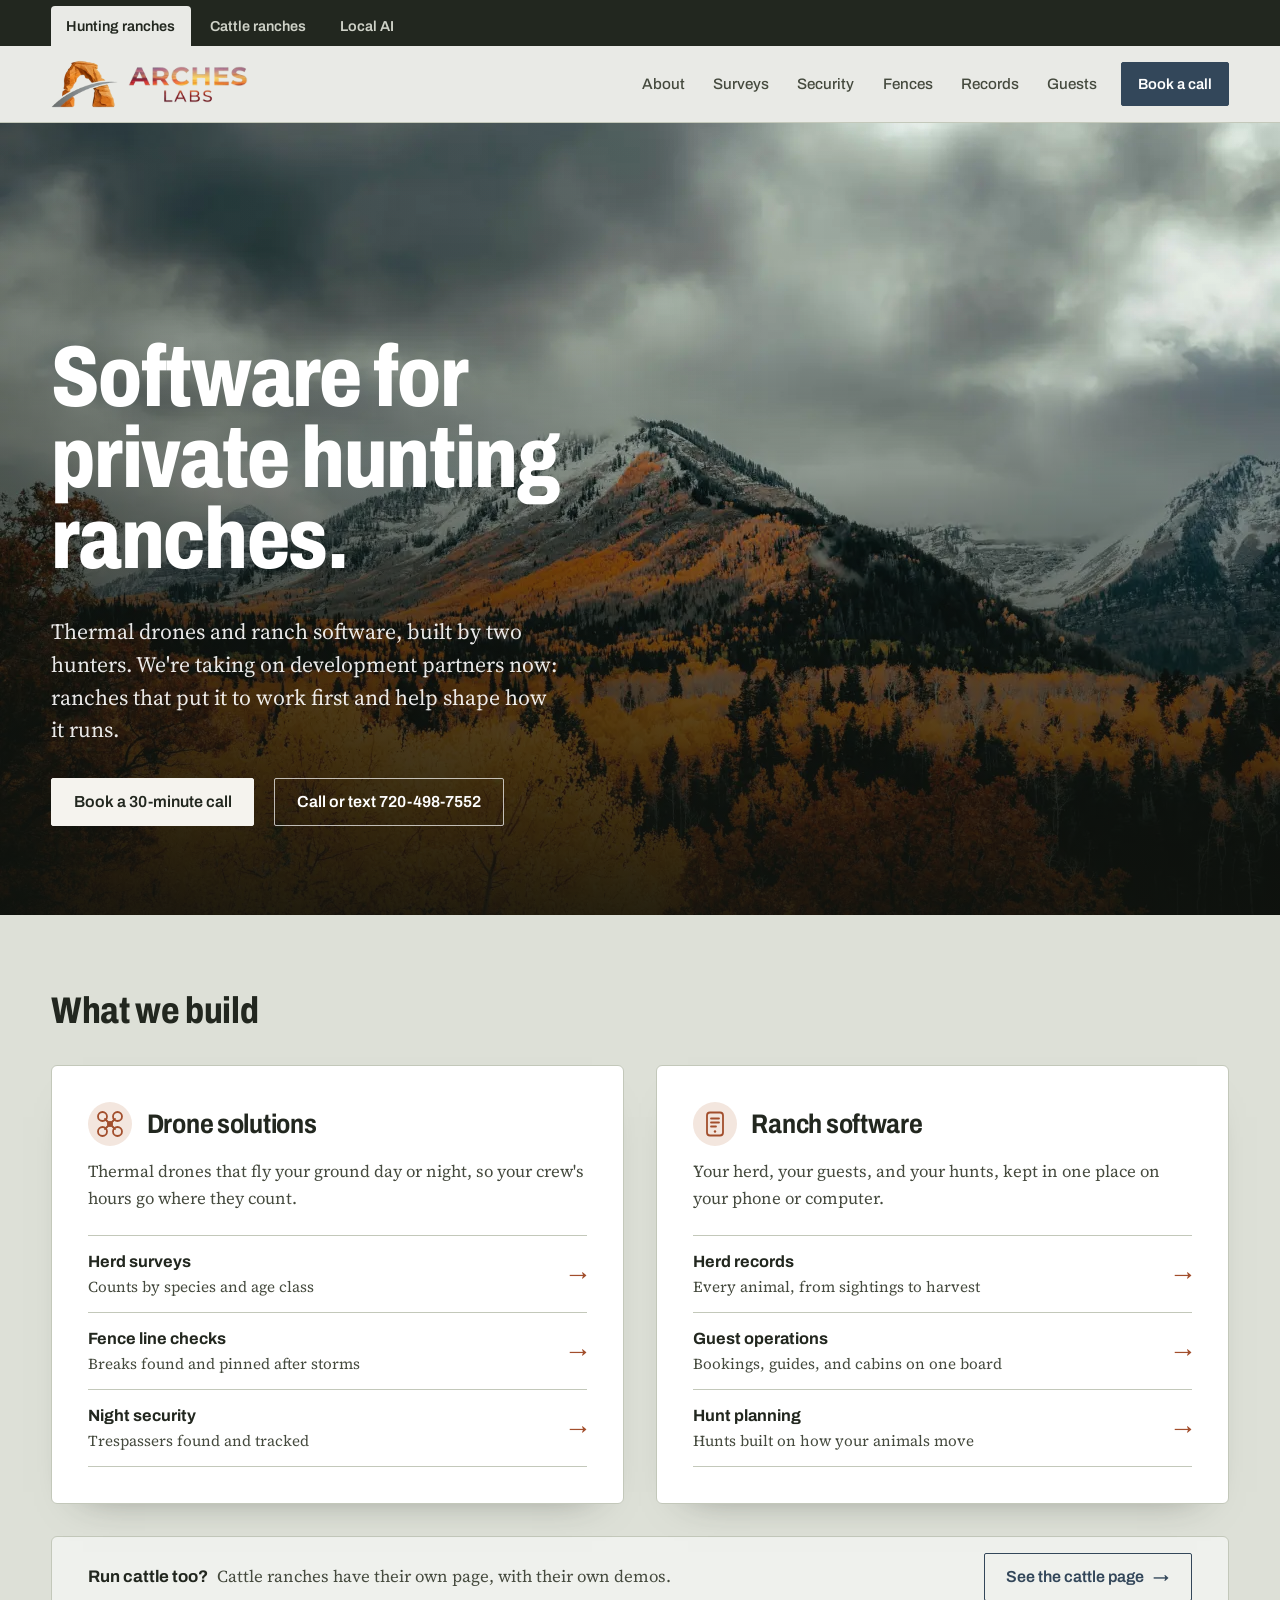
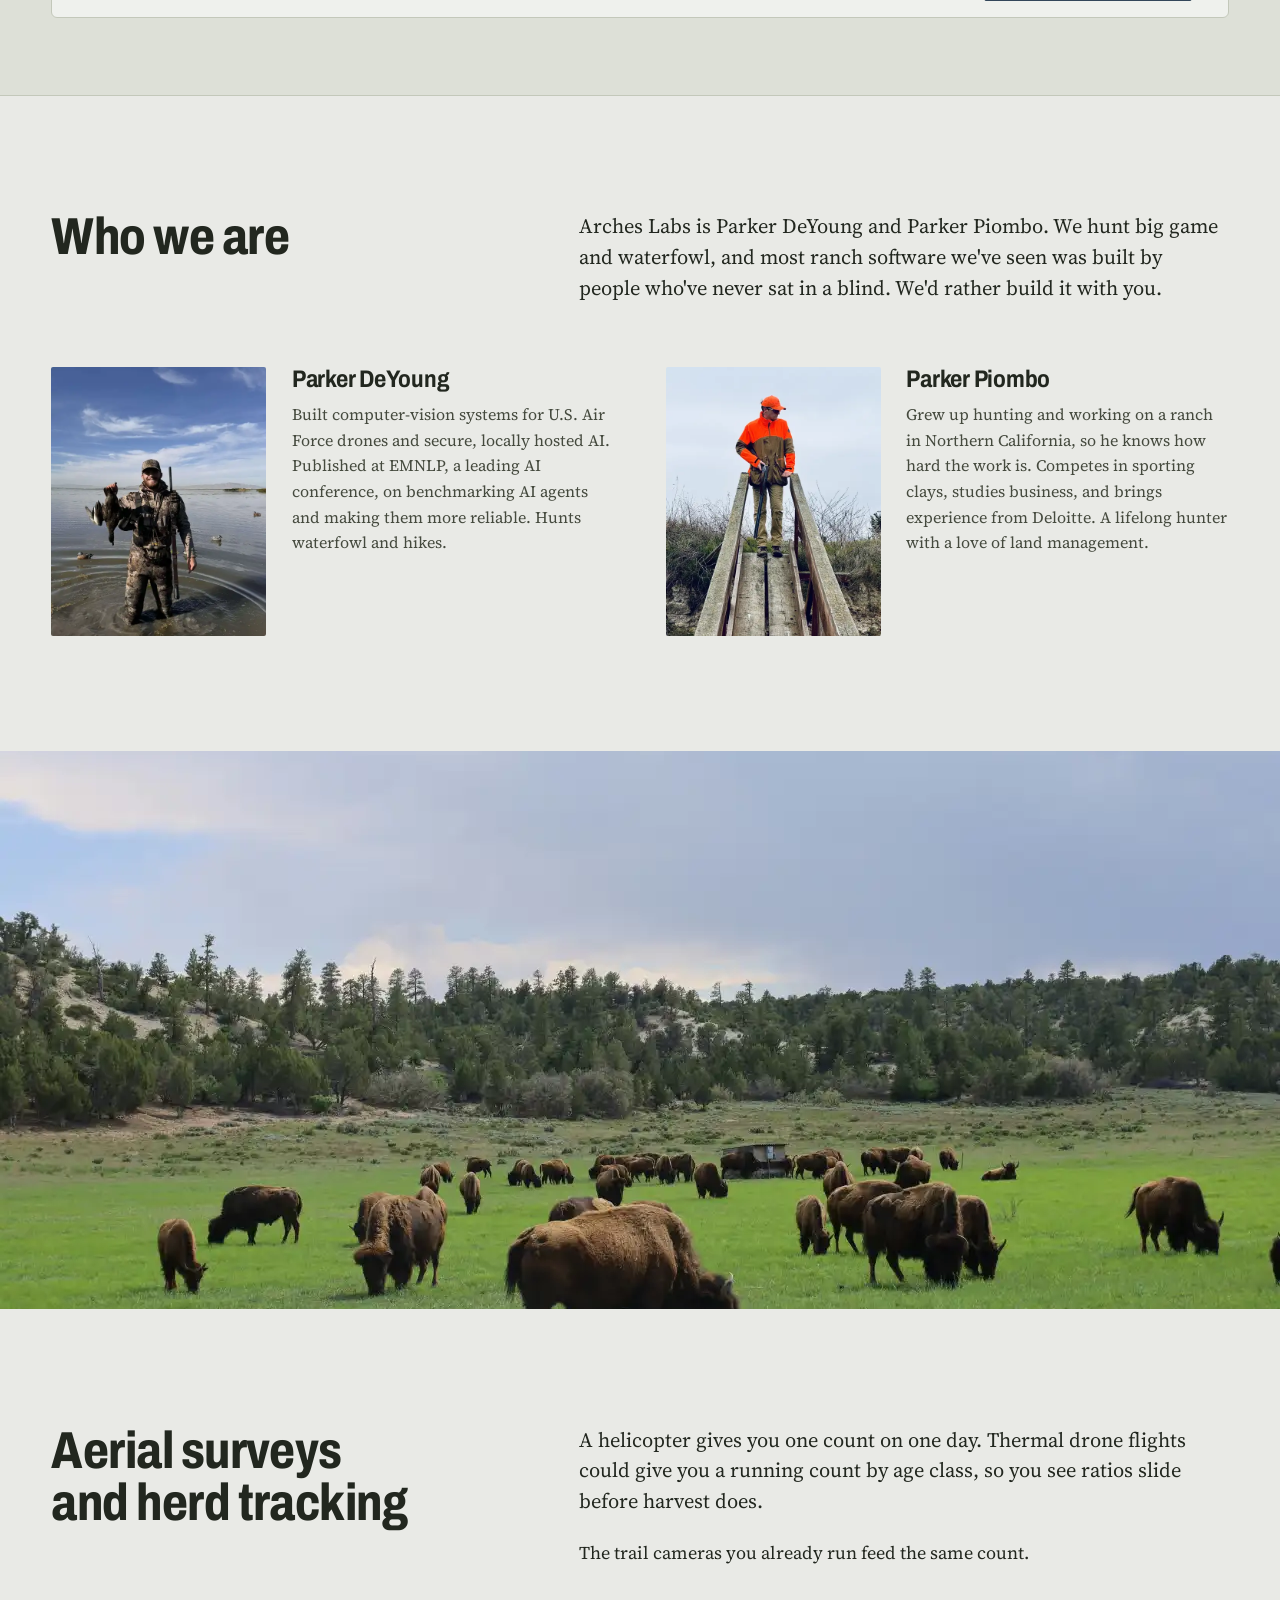
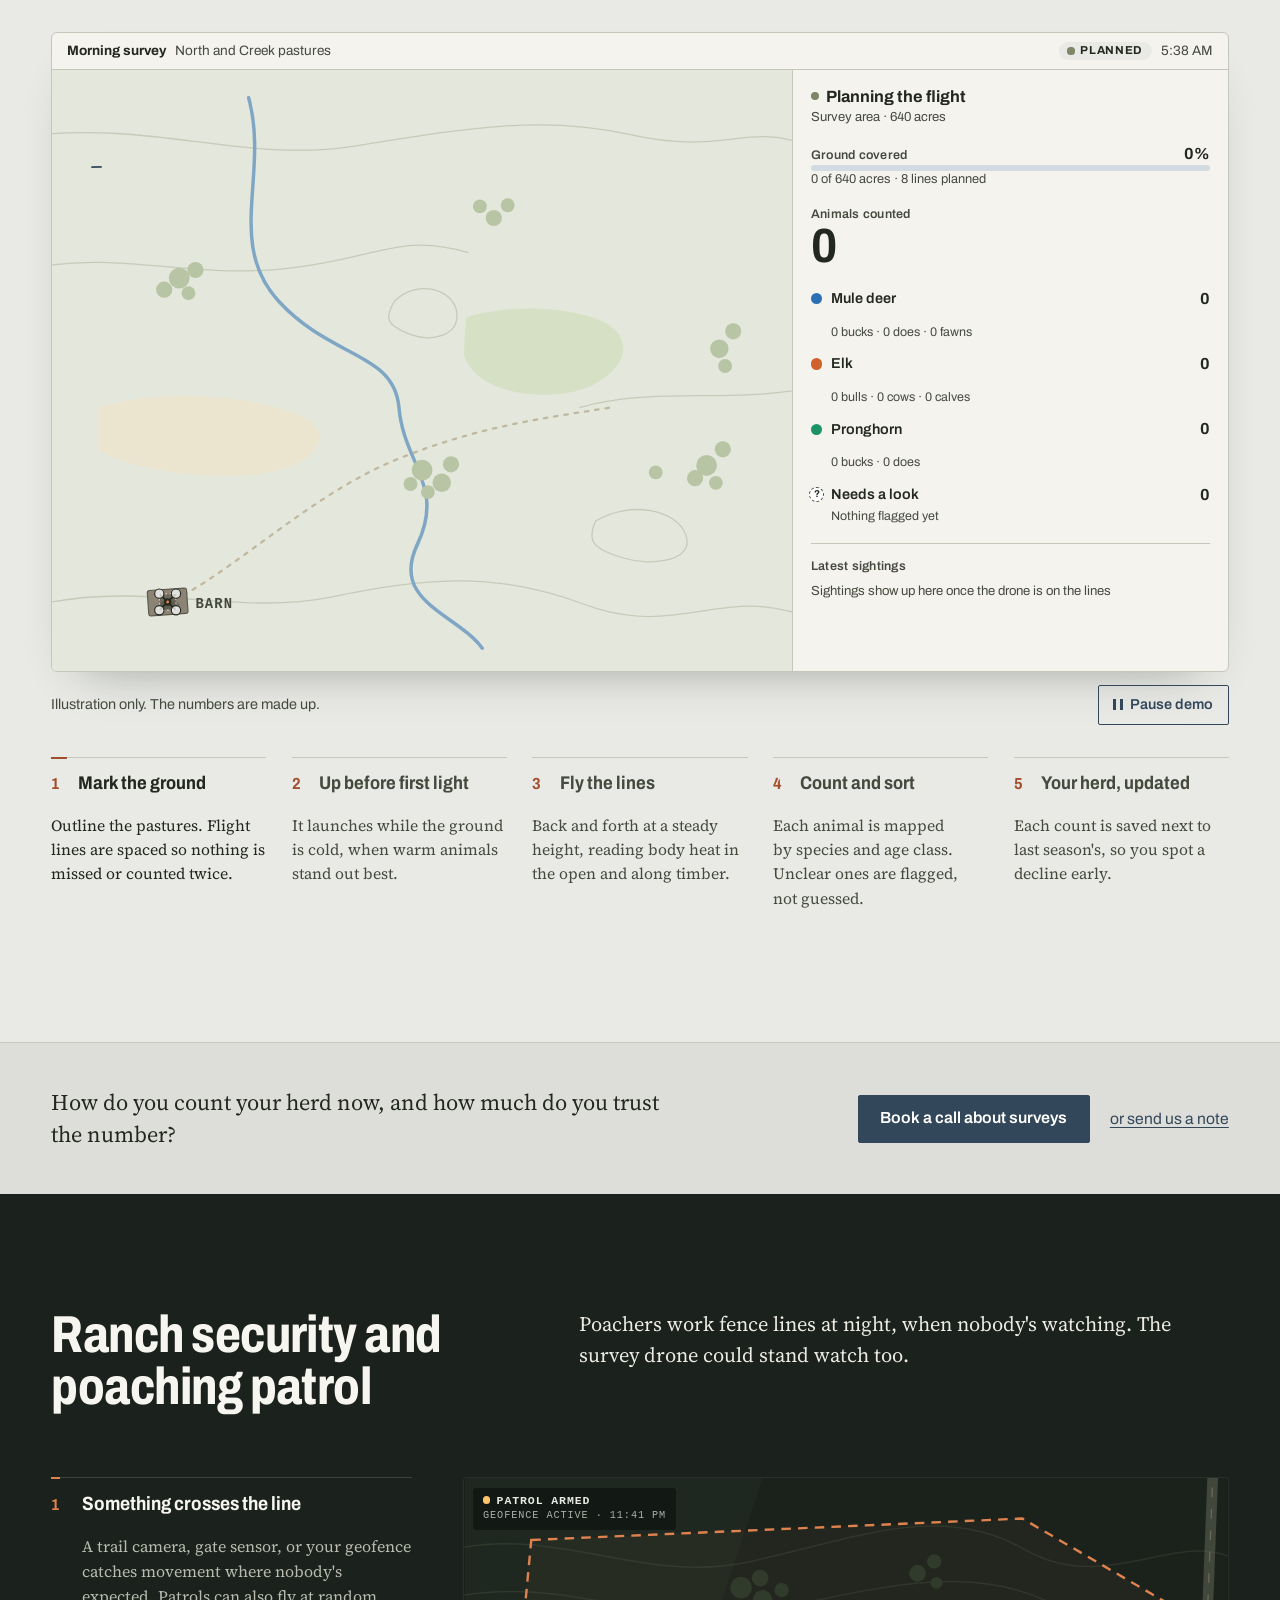
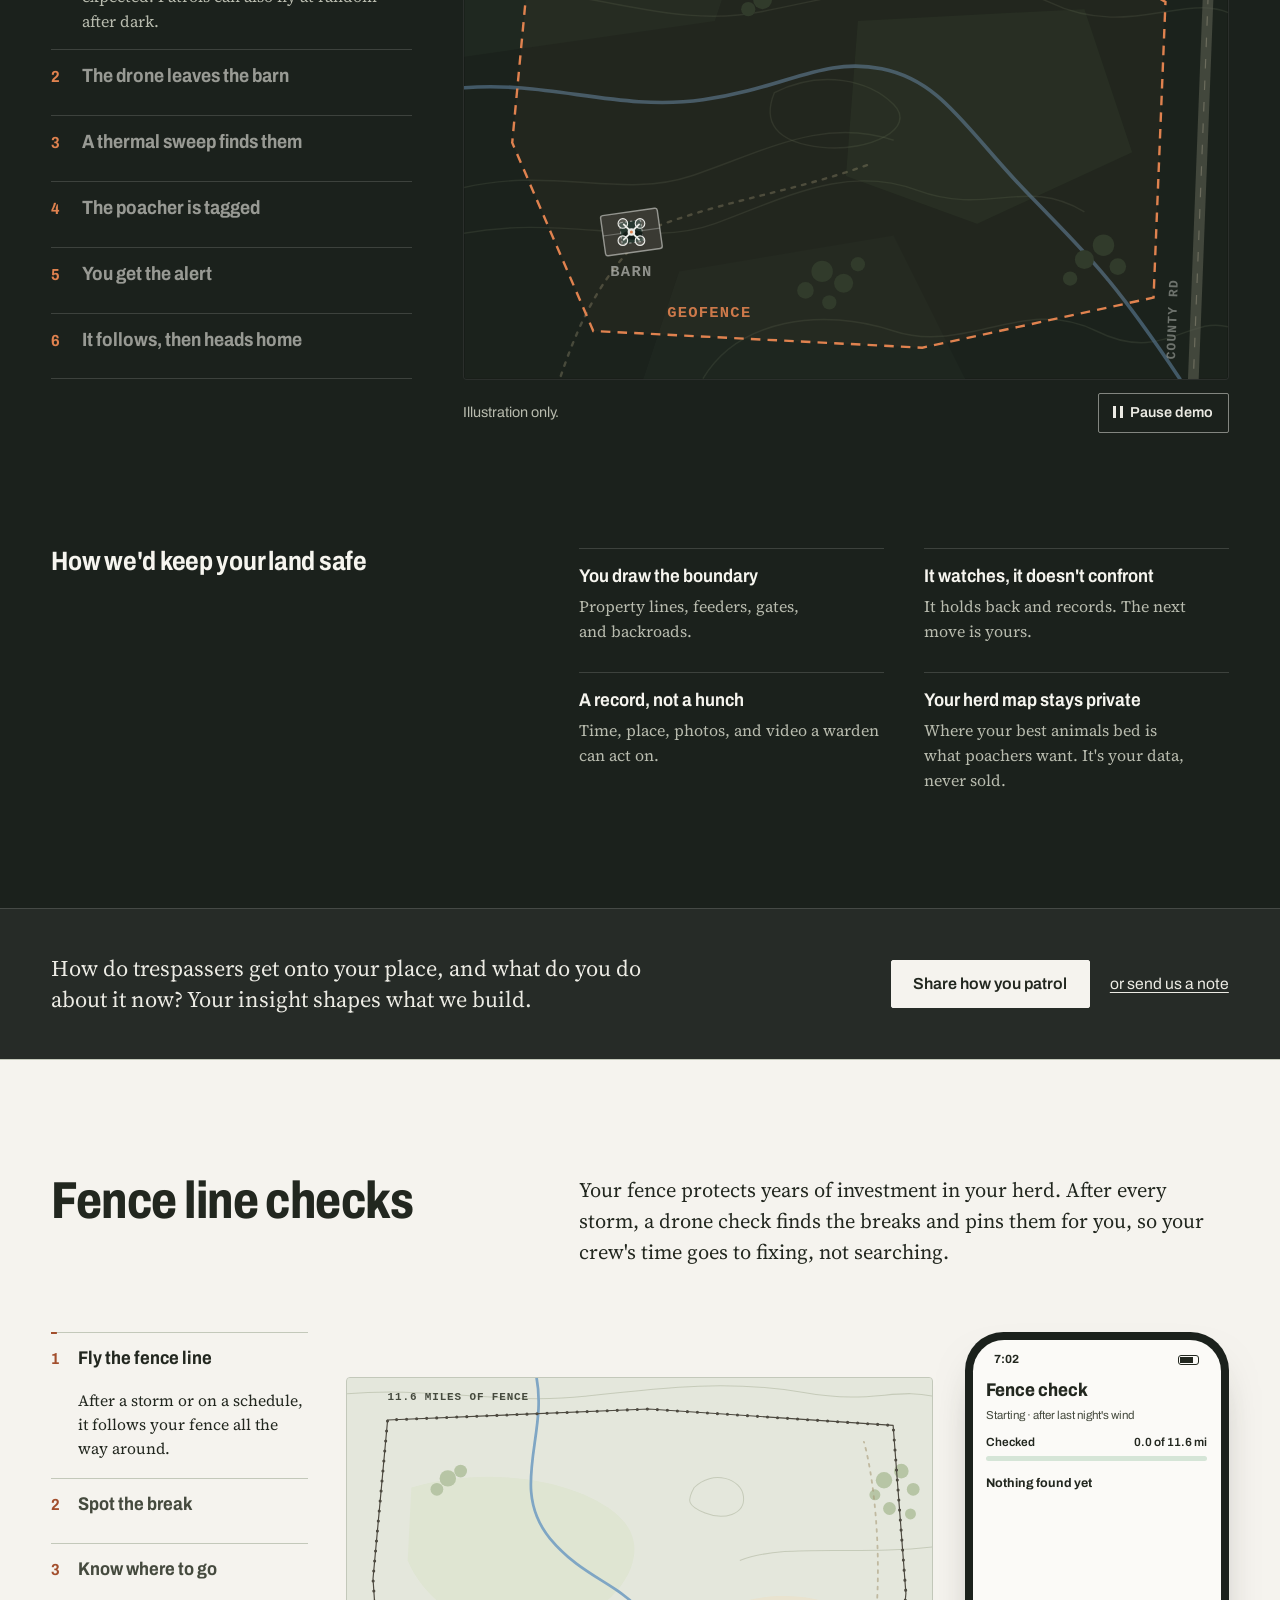
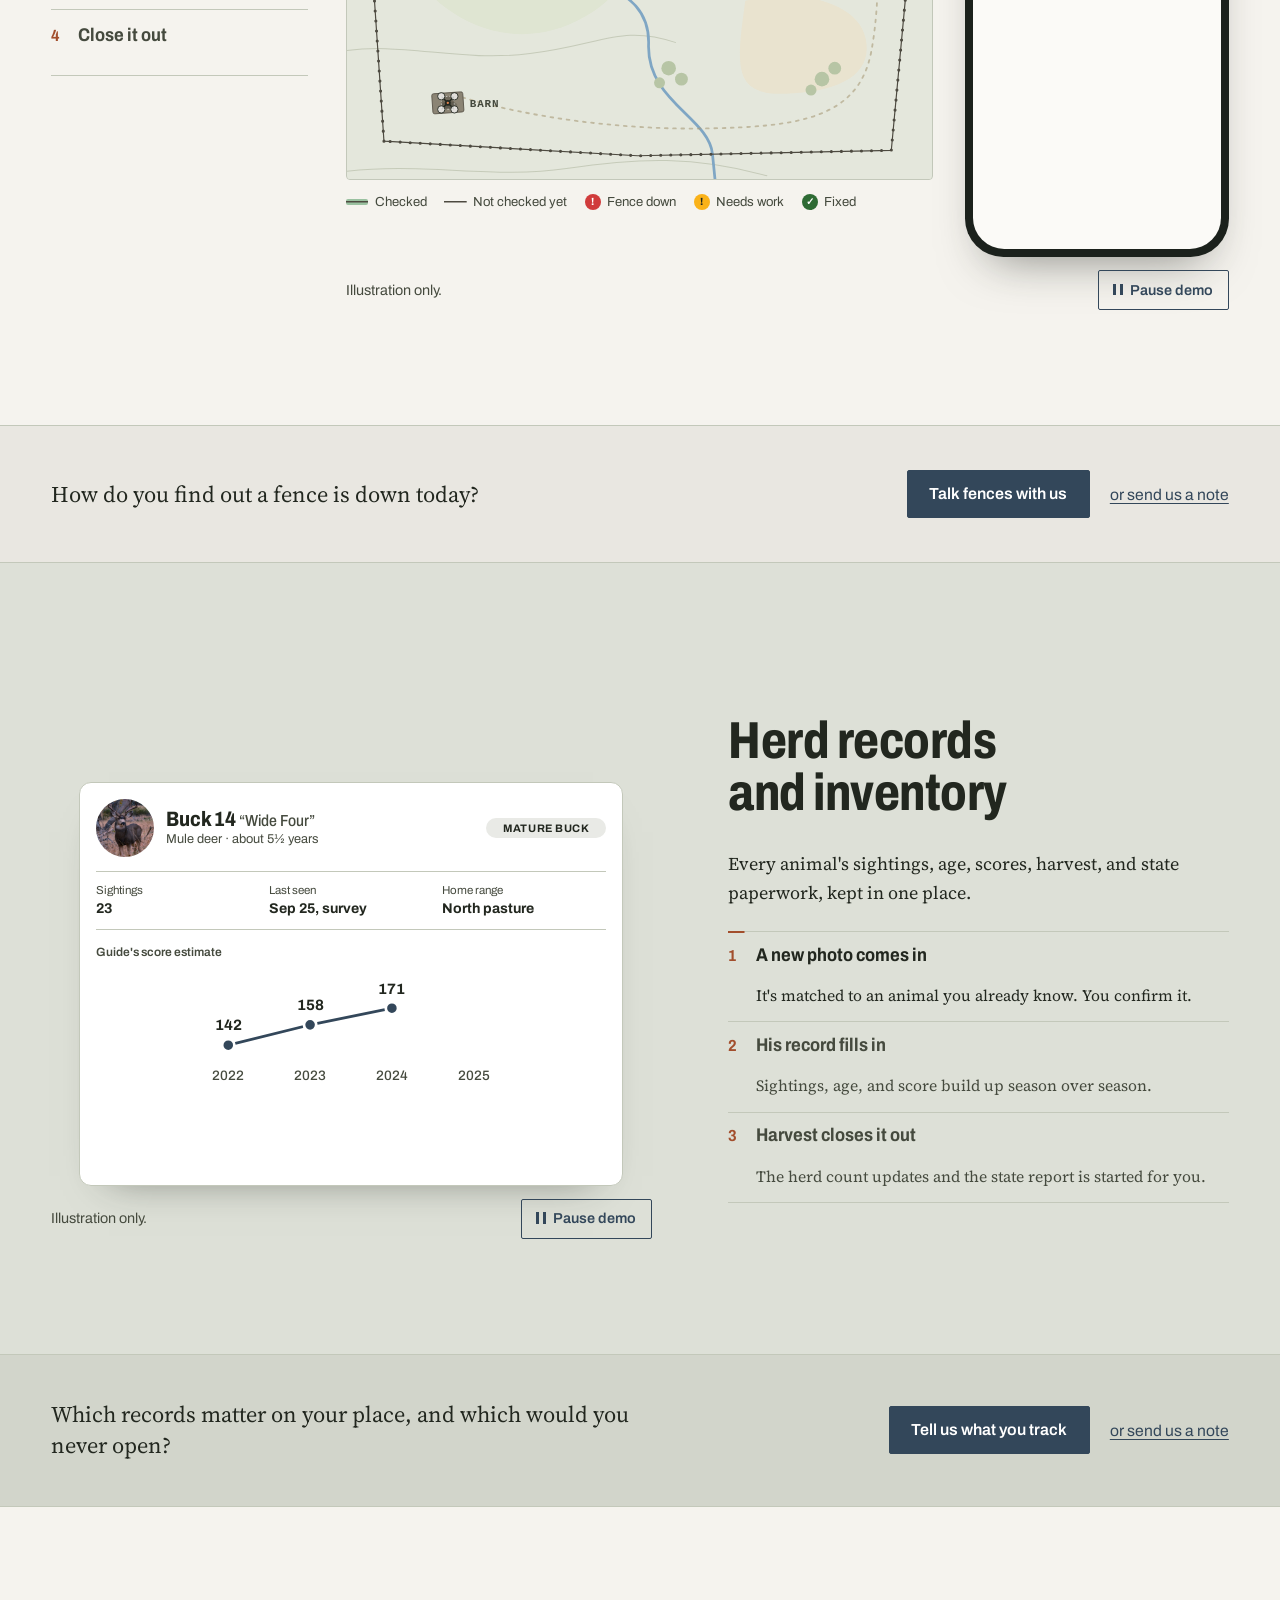
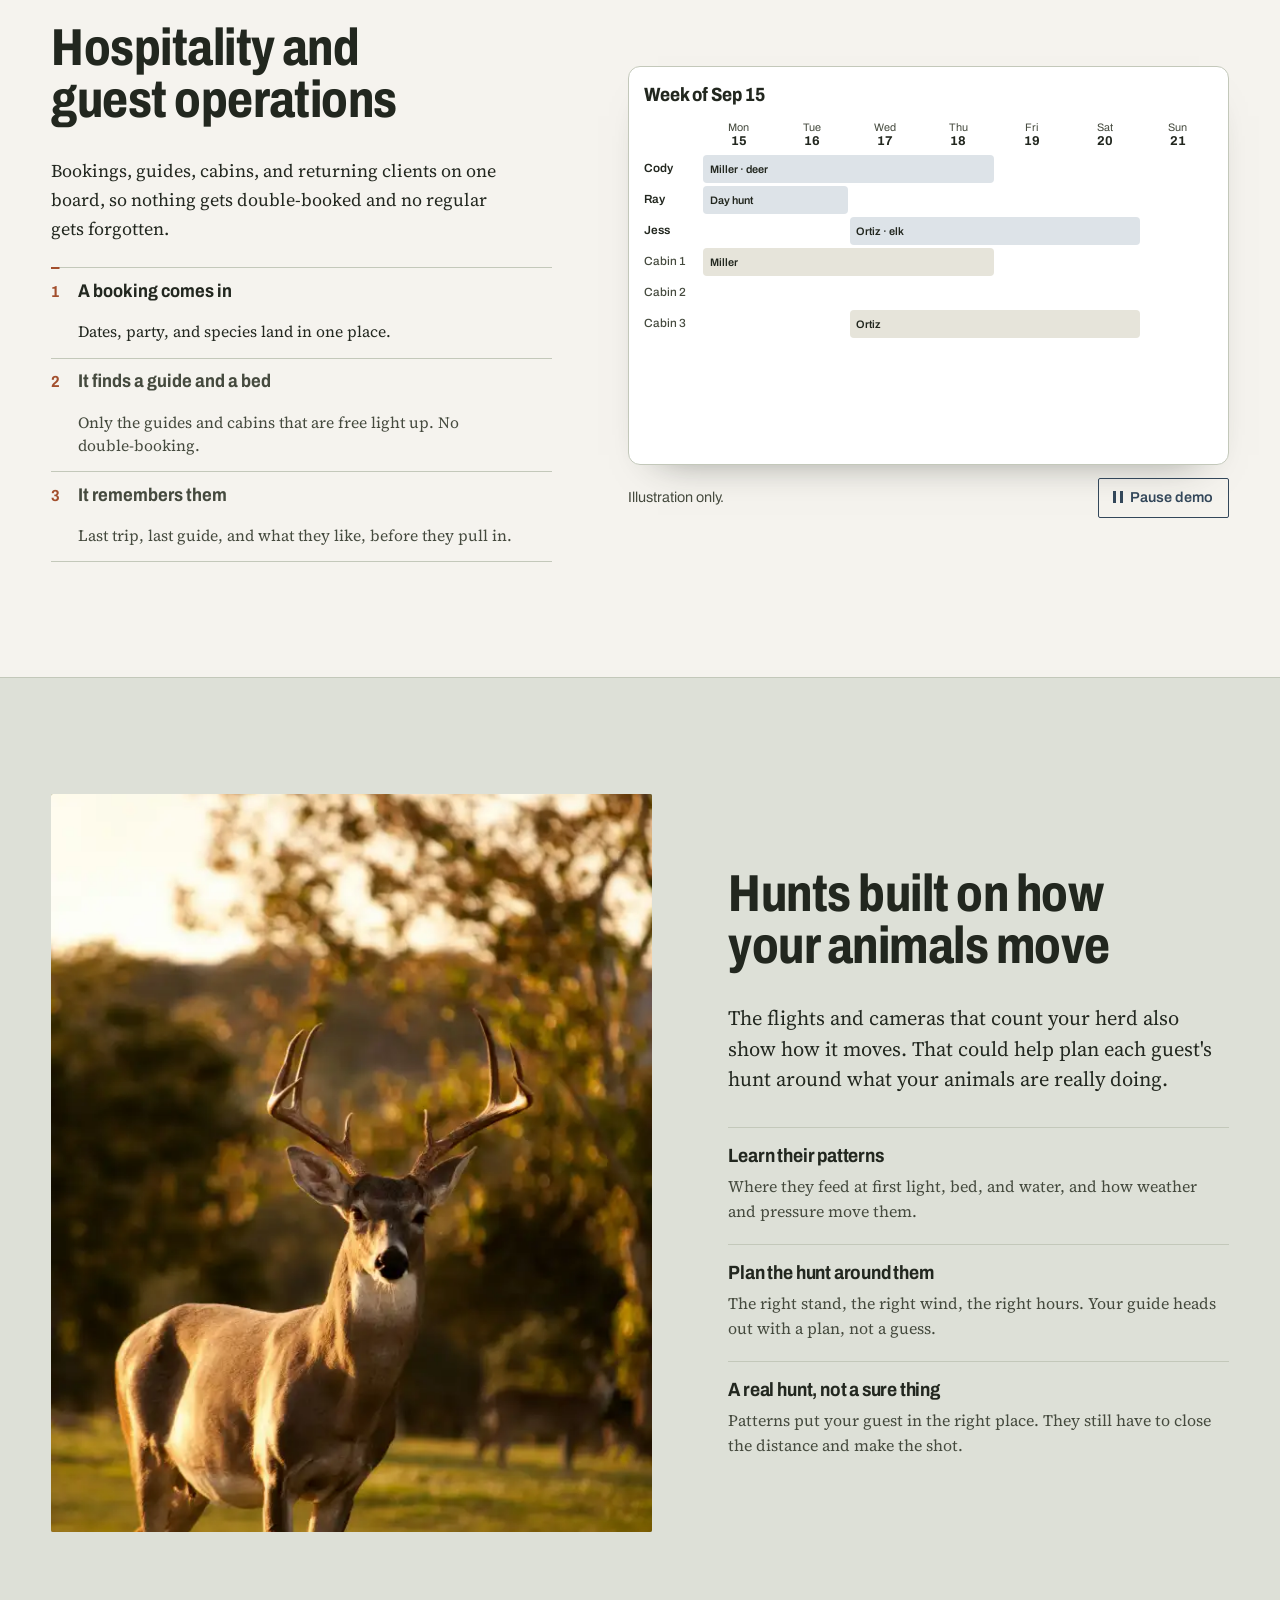
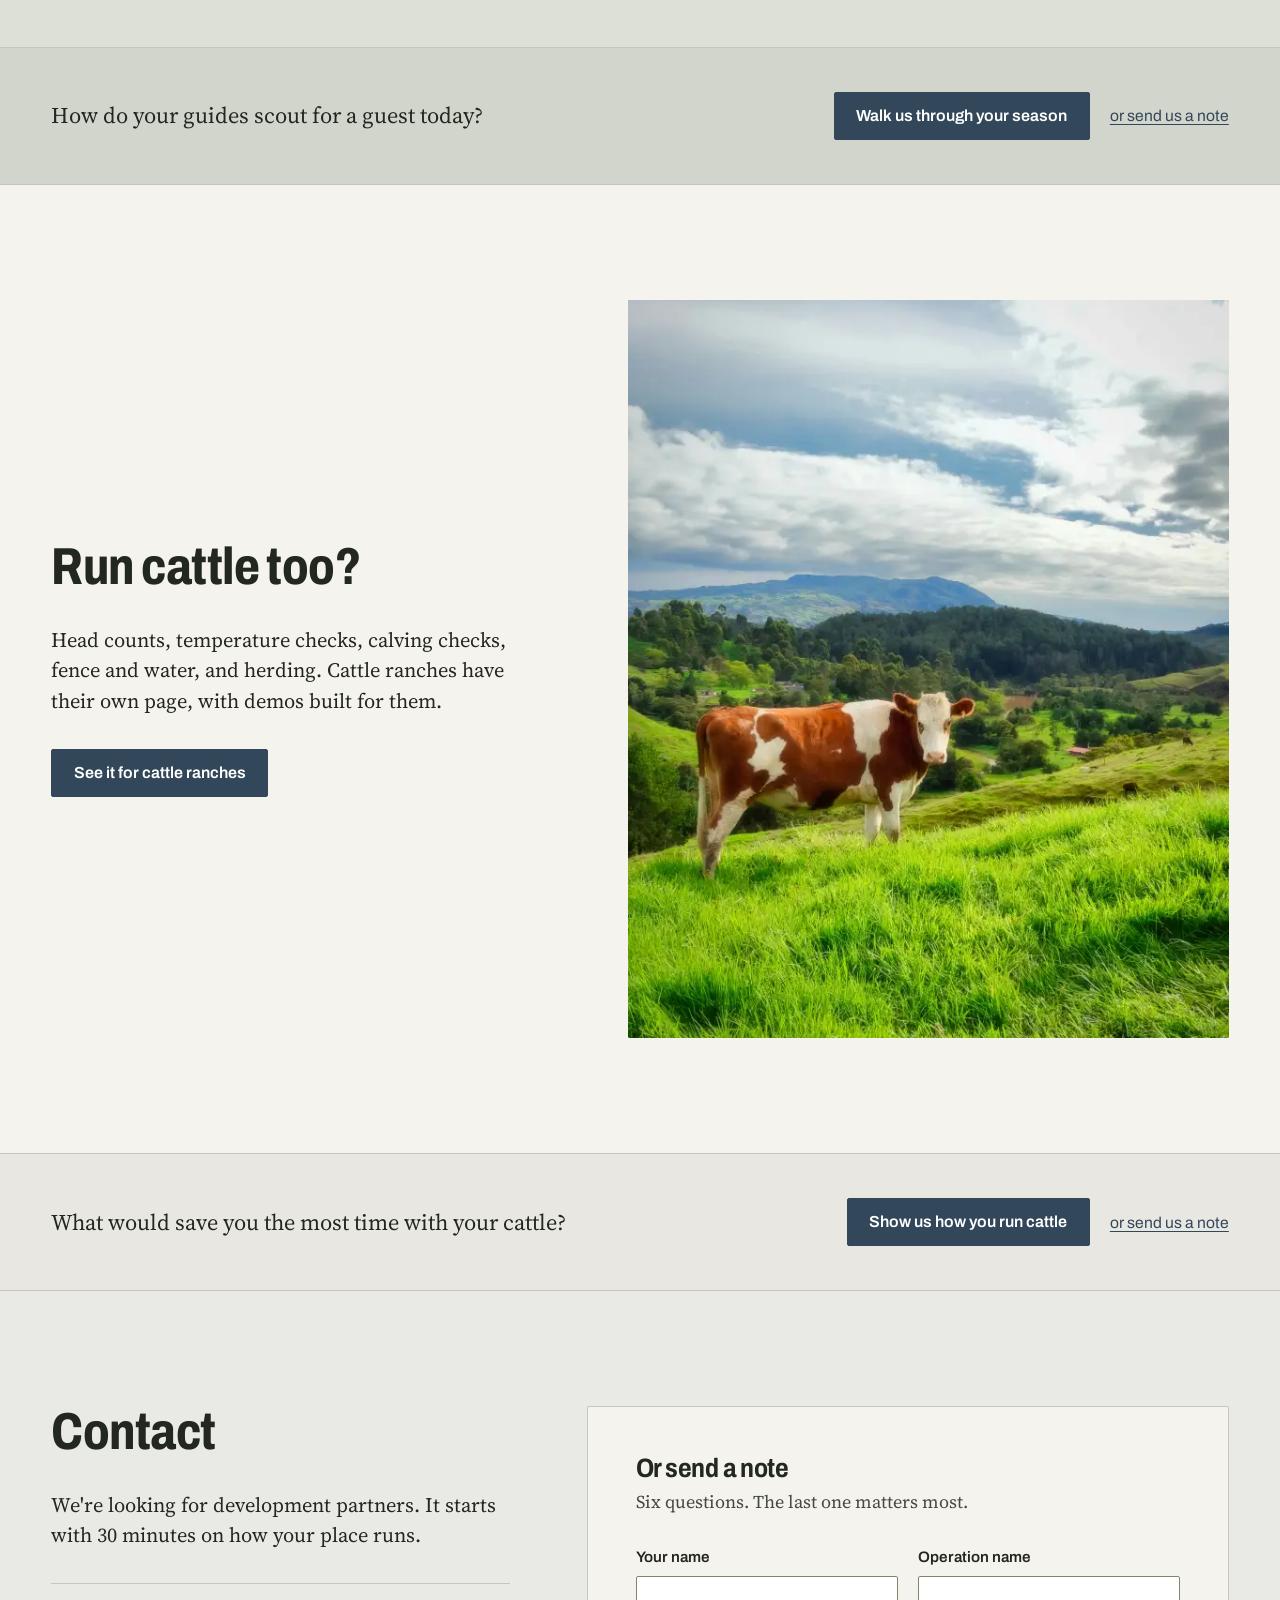
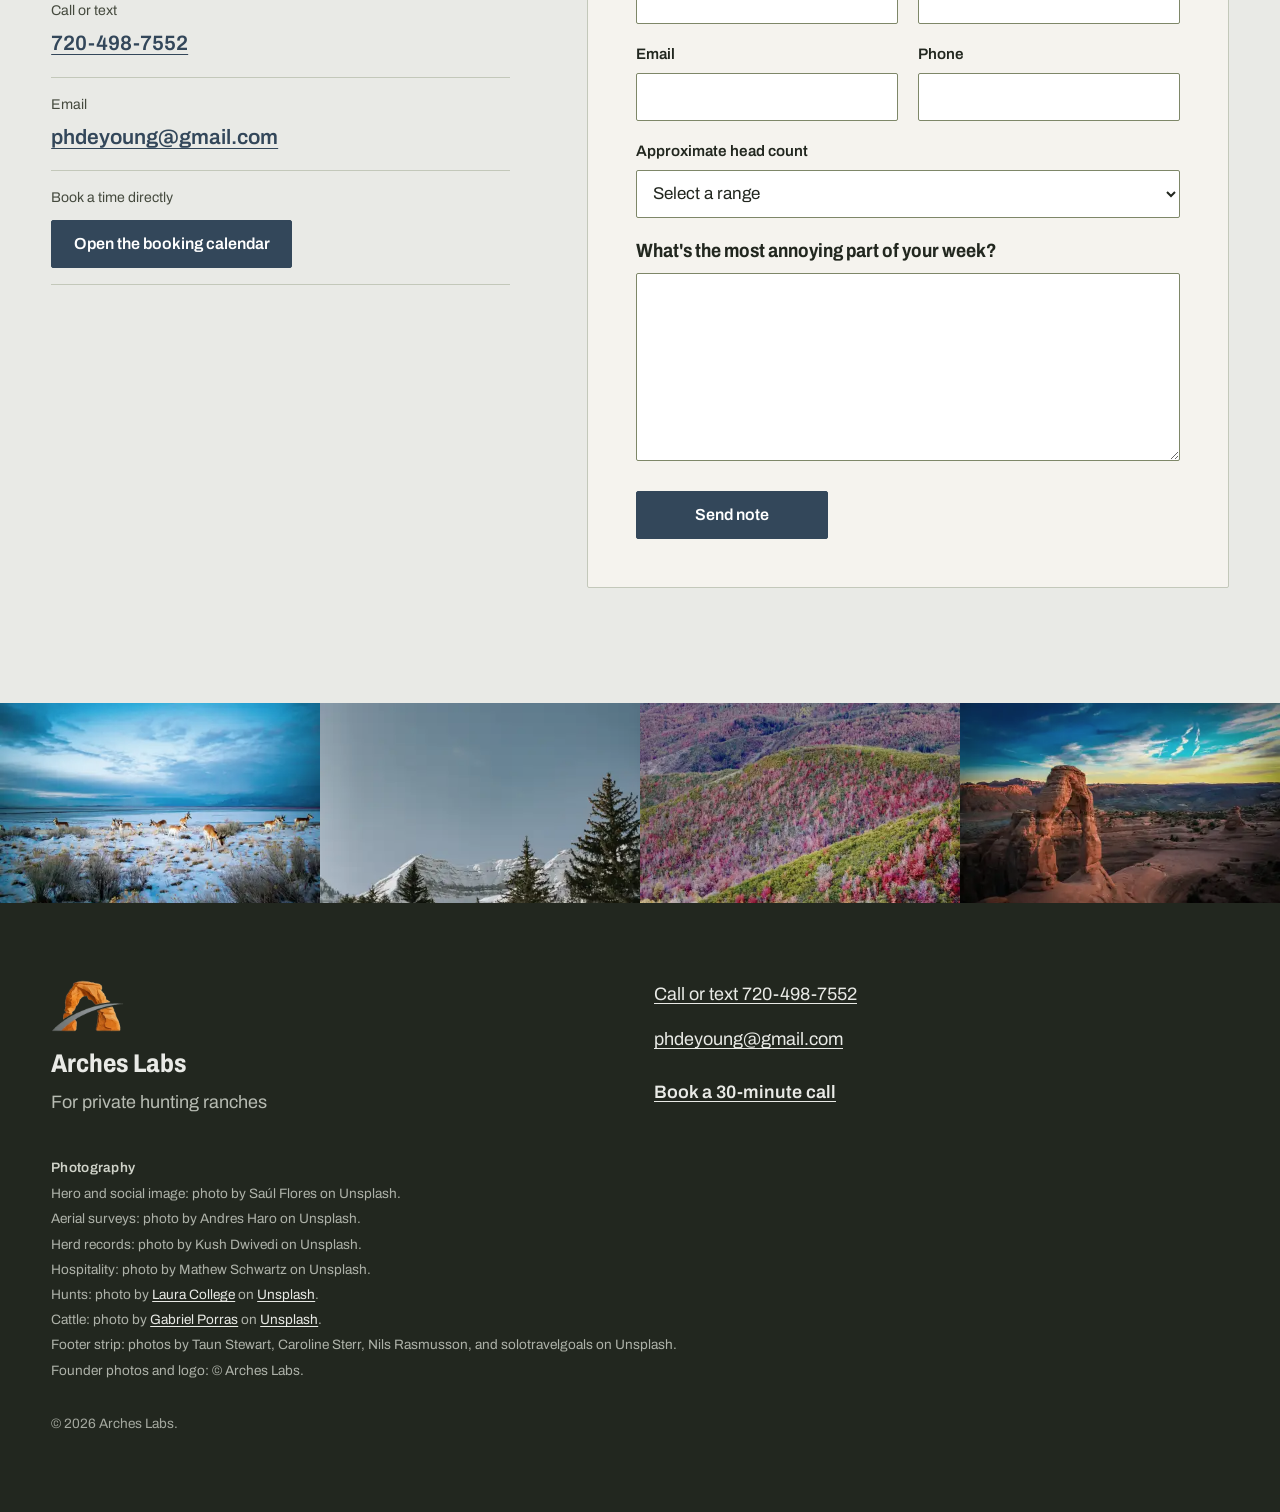
<file: index.html>
<!doctype html>
<html lang="en">
<head>
<meta charset="utf-8">
<meta name="viewport" content="width=device-width, initial-scale=1">

<!--
  ============================================================================
  ARCHES LABS — LANDING PAGE CONFIG
  ============================================================================
  Everything you'll need to change lives in this block and in the <script id="site-config">
  immediately below it. Change a value in BOTH places (the visible markup uses the
  hard-coded defaults so the page works with JavaScript disabled; the script re-syncs
  links when JS runs).

  MUST be filled before going live (see README.md "Fill before going live"):
    - SITE_URL ................... canonical domain, used by OG tags + sitemap. Currently REPLACE_ME.
    - IMAGE_CREDITS.md / footer "Photography" ... verify photographer names + Unsplash IDs.

  Already set (real values, provided by Parker):
    - PHONE / PHONE_TEL ........ 720-498-7552
    - EMAIL ................... phdeyoung@gmail.com
    - FORM_ENDPOINT ........... https://formsubmit.co/phdeyoung@gmail.com (FormSubmit, no
                                account). Each note is emailed to phdeyoung@gmail.com and
                                CC'd to parkerpiombo@gmail.com (hidden _cc field in the form).
                                The very first submission sends an "Activate Form" email to
                                phdeyoung@gmail.com; nothing is delivered until that link is clicked.
    - CAL_URL ................. https://calendar.app.google/qBJynKzATiRonKVb9 (Google Calendar
                                appointment page; it ignores ?topic= / utm params)

  Optional:
    - ANALYTICS_ID ........... privacy-light analytics; snippet is commented out at end of <body>.

  WHERE EACH VALUE APPEARS IN THE MARKUP:
    CAL_URL ...... every "book" / section CTA <a class="btn-book">, and the contact booking link
    PHONE_TEL ... every tel: link (hero secondary CTA, contact block, footer)
    PHONE ....... visible phone text in those same spots
    EMAIL ....... mailto: link + visible text in contact block and footer
    SITE_URL .... <link rel="canonical">, og:url, twitter:url  (also hard-coded in sitemap.xml)

  The cattle page (cattle/index.html) carries a copy of these values: change both.
  ============================================================================
-->

<title>Arches Labs — software for private hunting ranches</title>
<meta name="description" content="Drone surveys, fence and security checks, herd records, and guest tools for private hunting ranches, built by two hunters. Now taking on development partners.">

<link rel="canonical" href="https://archeslab.com/">

<!-- Open Graph / Twitter -->
<meta property="og:type" content="website">
<meta property="og:site_name" content="Arches Labs">
<meta property="og:title" content="Software for private hunting ranches">
<meta property="og:description" content="Drone surveys, fence and security checks, herd records, and guest tools for private hunting ranches. Now taking on development partners: book a 30-minute call.">
<meta property="og:url" content="https://archeslab.com/">
<meta property="og:image" content="https://archeslab.com/assets/img/og-cover.jpg">
<meta property="og:image:width" content="1200">
<meta property="og:image:height" content="630">
<meta property="og:image:alt" content="Sunlit autumn peak above orange aspen stands in rugged high country.">
<meta name="twitter:card" content="summary_large_image">
<meta name="twitter:title" content="Software for private hunting ranches">
<meta name="twitter:description" content="Drone surveys, fence and security checks, herd records, and guest tools for private hunting ranches. Now taking on development partners: book a 30-minute call.">
<meta name="twitter:image" content="https://archeslab.com/assets/img/og-cover.jpg">
<meta name="twitter:image:alt" content="Sunlit autumn peak above orange aspen stands in rugged high country.">

<meta name="theme-color" content="#33475a">
<link rel="icon" href="assets/img/favicon-32.png" sizes="32x32" type="image/png">
<link rel="apple-touch-icon" href="assets/img/apple-touch-icon.png">

<link rel="preconnect" href="https://fonts.googleapis.com">
<link rel="preconnect" href="https://fonts.gstatic.com" crossorigin>
<link rel="stylesheet" href="https://fonts.googleapis.com/css2?family=Archivo:wdth,wght@75..100,400..800&amp;family=Source+Serif+4:ital,opsz,wght@0,8..60,400..600;1,8..60,400&amp;display=swap">
<link rel="preload" as="style" href="assets/css/styles.css">
<link rel="stylesheet" href="assets/css/styles.css">

<script id="site-config">
  /* Single source of truth for the JS path. Keep in sync with the markup defaults. */
  window.SITE_CONFIG = {
    CAL_URL:      "https://calendar.app.google/qBJynKzATiRonKVb9",
    FORM_ENDPOINT: "https://formsubmit.co/phdeyoung@gmail.com",
    PHONE:        "720-498-7552",
    PHONE_TEL:    "+17204987552",
    EMAIL:        "phdeyoung@gmail.com",
    SITE_URL:     "https://archeslab.com",                   // REPLACE_ME
    ANALYTICS_ID: ""                                              // optional
  };
</script>
</head>

<body>
<a class="skip-link" href="#main">Skip to content</a>

<!-- The site's three pages: this one (hunting), cattle, and local AI. -->
<nav class="audience" aria-label="Arches Labs pages">
  <div class="page audience__inner">
    <a class="audience__tab" href="./" aria-current="page">Hunting<span class="audience__long">&nbsp;ranches</span></a>
    <a class="audience__tab" href="cattle/">Cattle<span class="audience__long">&nbsp;ranches</span></a>
    <a class="audience__tab" href="local-ai/">Local AI</a>
  </div>
</nav>

<header class="site-header">
  <div class="page site-header__inner">
    <a class="wordmark" href="#main" aria-label="Arches Labs, home">
      <picture>
        <source type="image/webp" srcset="assets/img/logo-mark.webp">
        <img class="wordmark__mark" src="assets/img/logo-mark.png" width="210" height="150" alt="">
      </picture>
      <picture>
        <source type="image/webp" srcset="assets/img/logo-text.webp">
        <img class="wordmark__text" src="assets/img/logo-text.png" width="318" height="100" alt="">
      </picture>
    </a>
    <nav class="site-nav" aria-label="Sections">
      <a href="#about">About</a>
      <a href="#surveys">Surveys</a>
      <a href="#security">Security</a>
      <a href="#fences">Fences</a>
      <a href="#records">Records</a>
      <a href="#guests">Guests</a>
    </nav>
    <a class="btn btn--primary btn--small btn--book" data-book data-topic="header"
       href="https://calendar.app.google/qBJynKzATiRonKVb9">
      Book a call
    </a>
  </div>
</header>

<main id="main">

  <!-- ===================================================================
       1. HERO
       =================================================================== -->
  <section class="hero" aria-labelledby="hero-title">
    <picture class="hero__media">
      <source type="image/webp"
              srcset="assets/img/hero-autumn-peak-640w.webp 640w,
                      assets/img/hero-autumn-peak-1280w.webp 1280w,
                      assets/img/hero-autumn-peak-1920w.webp 1920w"
              sizes="100vw">
      <img class="hero__img" src="assets/img/hero-autumn-peak-1280w.jpg"
           srcset="assets/img/hero-autumn-peak-640w.jpg 640w,
                   assets/img/hero-autumn-peak-1280w.jpg 1280w,
                   assets/img/hero-autumn-peak-1920w.jpg 1920w"
           sizes="100vw" width="2000" height="1333"
           fetchpriority="high" decoding="async"
           alt="A snow-dusted peak under heavy grey storm clouds above a valley of bright orange aspen.">
    </picture>

    <div class="page hero__body">
      <h1 id="hero-title">Software for private hunting ranches.</h1>
      <p class="hero__lede">
        Thermal drones and ranch software, built by two hunters. We're taking on development
        partners now: ranches that put it to work first and help shape how it runs.
      </p>
      <div class="cta-row">
        <a class="btn btn--light btn--book" data-book data-topic="intro"
           href="https://calendar.app.google/qBJynKzATiRonKVb9">
          Book a 30-minute call
        </a>
        <a class="btn btn--outline-light" data-tel href="tel:+17204987552">
          Call or text 720-498-7552
        </a>
      </div>
    </div>
  </section>

  <!-- ===================================================================
       1b. WHAT WE BUILD
       The two halves of the product, right under the hero: drone work and
       ranch software. Each line jumps to the section that shows it.
       =================================================================== -->
  <section class="section section--solutions" aria-labelledby="solutions-title">
    <div class="page">
      <h2 class="solutions__title" id="solutions-title">What we build</h2>
      <div class="solutions__grid">
        <article class="solution">
          <div class="solution__top">
            <svg class="solution__icon" viewBox="0 0 44 44" aria-hidden="true" focusable="false">
              <circle cx="22" cy="22" r="22" fill="#f3e6de"/>
              <g fill="none" stroke="#a24e2c" stroke-width="1.8" stroke-linecap="round">
                <path d="M17 17l10 10M27 17L17 27"/>
                <circle cx="14.5" cy="14.5" r="4.5"/><circle cx="29.5" cy="14.5" r="4.5"/>
                <circle cx="14.5" cy="29.5" r="4.5"/><circle cx="29.5" cy="29.5" r="4.5"/>
              </g>
              <circle cx="22" cy="22" r="3" fill="#a24e2c"/>
            </svg>
            <h3>Drone solutions</h3>
          </div>
          <p>Thermal drones that fly your ground day or night, so your crew's hours go where they count.</p>
          <ul class="solution__list" role="list">
          <li><a href="#surveys"><span class="solution__name">Herd surveys</span><span class="solution__what">Counts by species and age class</span></a></li>
          <li><a href="#fences"><span class="solution__name">Fence line checks</span><span class="solution__what">Breaks found and pinned after storms</span></a></li>
          <li><a href="#security"><span class="solution__name">Night security</span><span class="solution__what">Trespassers found and tracked</span></a></li>
          </ul>
        </article>
        <article class="solution">
          <div class="solution__top">
            <svg class="solution__icon" viewBox="0 0 44 44" aria-hidden="true" focusable="false">
              <circle cx="22" cy="22" r="22" fill="#f3e6de"/>
              <g fill="none" stroke="#a24e2c" stroke-width="1.8" stroke-linecap="round" stroke-linejoin="round">
                <rect x="14" y="10.5" width="16" height="23" rx="3"/>
                <path d="M18 16.5h8M18 20.5h8M18 24.5h5"/>
              </g>
              <circle cx="22" cy="29.5" r="1.2" fill="#a24e2c"/>
            </svg>
            <h3>Ranch software</h3>
          </div>
          <p>Your herd, your guests, and your hunts, kept in one place on your phone or computer.</p>
          <ul class="solution__list" role="list">
          <li><a href="#records"><span class="solution__name">Herd records</span><span class="solution__what">Every animal, from sightings to harvest</span></a></li>
          <li><a href="#guests"><span class="solution__name">Guest operations</span><span class="solution__what">Bookings, guides, and cabins on one board</span></a></li>
          <li><a href="#hunts"><span class="solution__name">Hunt planning</span><span class="solution__what">Hunts built on how your animals move</span></a></li>
          </ul>
        </article>
      </div>
      <div class="switch">
        <p class="switch__text"><b>Run cattle too?</b> Cattle ranches have their own page, with their own demos.</p>
        <a class="btn btn--ghost switch__btn" href="cattle/">See the cattle page</a>
      </div>
    </div>
  </section>

  <!-- ===================================================================
       2. WHO WE ARE
       =================================================================== -->
  <section class="section section--who" id="about" aria-labelledby="who-title">
    <div class="page">
      <div class="split">
        <h2 id="who-title">Who we are</h2>
        <div class="split__body">
          <p class="lede">
            Arches Labs is Parker DeYoung and Parker Piombo. We hunt big game and waterfowl,
            and most ranch software we've seen was built by people who've never sat in a
            blind. We'd rather build it with you.
          </p>
        </div>
      </div>

      <ul class="founders" role="list">
        <li class="founder">
          <div class="founder__photo">
            <picture>
              <source type="image/webp"
                      srcset="assets/img/founder-parker-duckhunt-560w.webp 560w,
                              assets/img/founder-parker-duckhunt-1120w.webp 1120w"
                      sizes="(min-width: 64rem) 22vw, (min-width: 48rem) 45vw, 100vw">
              <img src="assets/img/founder-parker-duckhunt-560w.jpg"
                   srcset="assets/img/founder-parker-duckhunt-560w.jpg 560w,
                           assets/img/founder-parker-duckhunt-1120w.jpg 1120w"
                   sizes="(min-width: 64rem) 22vw, (min-width: 48rem) 45vw, 100vw"
                   width="1656" height="2208" loading="lazy" decoding="async"
                   alt="Parker DeYoung standing in a marsh at first light, holding a duck with decoys on the water around him.">
            </picture>
          </div>
          <h3 class="founder__name">Parker DeYoung</h3>
          <p class="founder__line">
            Built computer-vision systems for U.S. Air Force drones and secure, locally hosted
            AI. Published at EMNLP, a leading AI conference, on benchmarking AI agents and making
            them more reliable. Hunts waterfowl and hikes.
          </p>
        </li>
        <li class="founder">
          <div class="founder__photo">
            <picture>
              <source type="image/webp"
                      srcset="assets/img/founder-b-560w.webp 560w,
                              assets/img/founder-b-1120w.webp 1120w"
                      sizes="(min-width: 64rem) 22vw, (min-width: 48rem) 45vw, 100vw">
              <img src="assets/img/founder-b-560w.jpg"
                   srcset="assets/img/founder-b-560w.jpg 560w,
                           assets/img/founder-b-1120w.jpg 1120w"
                   sizes="(min-width: 64rem) 22vw, (min-width: 48rem) 45vw, 100vw"
                   width="3024" height="4032" loading="lazy" decoding="async"
                   alt="Parker Piombo in a blaze-orange jacket and cap, holding a shotgun on a wooden footbridge above tall dry grass.">
            </picture>
          </div>
          <h3 class="founder__name">Parker Piombo</h3>
          <p class="founder__line">
            Grew up hunting and working on a ranch in Northern California, so he knows how hard
            the work is. Competes in sporting clays, studies business, and brings experience
            from Deloitte. A lifelong hunter with a love of land management.
          </p>
        </li>
      </ul>
    </div>
  </section>

  <!-- ===================================================================
       3. AERIAL SURVEYS AND HERD TRACKING
       Demo is an inline SVG map plus an HTML dashboard panel, driven by
       assets/js/survey-demo.js. With JS off it shows the finished survey:
       every animal marked, the full dashboard, and every step's text.
       The panel's counts must match the .sd-a markers in the SVG (the script
       recounts from the markers as it plays). Times in the script line up
       with the five steps below.
       =================================================================== -->
  <section class="section section--bleed" id="surveys" aria-labelledby="surveys-title">
    <figure class="bleed">
      <picture>
        <source type="image/webp"
                srcset="assets/img/surveys-bison-herd-640w.webp 640w,
                        assets/img/surveys-bison-herd-1280w.webp 1280w,
                        assets/img/surveys-bison-herd-1920w.webp 1920w"
                sizes="100vw">
        <img src="assets/img/surveys-bison-herd-1280w.jpg"
             srcset="assets/img/surveys-bison-herd-640w.jpg 640w,
                     assets/img/surveys-bison-herd-1280w.jpg 1280w,
                     assets/img/surveys-bison-herd-1920w.jpg 1920w"
             sizes="100vw" width="2000" height="1333" loading="lazy" decoding="async"
             alt="A large herd grazing an irrigated green pasture below a juniper-and-sandstone ridge under an overcast sky.">
      </picture>
    </figure>
    <div class="page split">
      <h2 id="surveys-title">Aerial surveys and herd tracking</h2>
      <div class="split__body">
        <p class="lede">
          A helicopter gives you one count on one day. Thermal drone flights could give you a
          running count by age class, so you see ratios slide before harvest does.
        </p>
        <p>The trail cameras you already run feed the same count.</p>
      </div>
    </div>

    <div class="page survey" data-survey>
      <figure class="survey__stage">
        <div class="survey__window">
          <div class="survey__bar" aria-hidden="true">
            <span class="survey__bar-title">Morning survey <span class="survey__bar-sub">North and Creek pastures</span></span>
            <span class="survey__bar-live">
              <span class="survey__pill" data-el="pill">Saved</span>
              <span class="survey__clock" data-el="clock">6:09 AM</span>
            </span>
          </div>

          <div class="survey__body">
            <div class="survey__map">
              <svg viewBox="0 0 640 460" role="img" aria-labelledby="survey-svg-title" focusable="false">
                <title id="survey-svg-title">Illustrated map of a ranch survey. A drone takes off from the barn before first light and flies evenly spaced lines back and forth over 640 acres. Its thermal camera finds and marks each animal: 22 mule deer, 14 elk, and 7 pronghorn, plus one bedded in the timber that it flags for review. Beside the map, a live dashboard shows the ground covered, the count by species and age class, and how the herd's ratios compare with last fall.</title>
                <defs>
                  <radialGradient id="sd-heat">
                    <stop offset="0" stop-color="#fff7df"/>
                    <stop offset="0.45" stop-color="#ffc46b"/>
                    <stop offset="1" stop-color="#ff7a2f" stop-opacity="0"/>
                  </radialGradient>
                  <linearGradient id="sd-ir" x1="0" y1="0" x2="0" y2="1">
                    <stop offset="0" stop-color="#1a1030"/>
                    <stop offset="1" stop-color="#2a1640"/>
                  </linearGradient>
                  <clipPath id="sd-area-clip"><polygon points="34,54 412,44 426,160 606,166 598,396 380,408 66,400 26,236"/></clipPath>
                  <clipPath id="sd-cam-clip"><rect x="446" y="14" width="180" height="116" rx="6"/></clipPath>
                  <!-- drawn twice: once on the map, once (cold) in the thermal camera -->
                  <path id="sd-creek" d="M170 -6C188 60 150 120 196 170S296 214 300 262 340 330 316 380 350 440 372 470"/>
                  <g id="sd-trees">
                    <circle cx="110" cy="150" r="9"/><circle cx="124" cy="143" r="7"/><circle cx="97" cy="160" r="7"/><circle cx="118" cy="163" r="6"/>
                    <circle cx="320" cy="316" r="9"/><circle cx="337" cy="327" r="8"/><circle cx="345" cy="311" r="7"/><circle cx="325" cy="335" r="6"/><circle cx="310" cy="328" r="6"/>
                    <circle cx="566" cy="312" r="9"/><circle cx="580" cy="298" r="7"/><circle cx="556" cy="323" r="7"/><circle cx="574" cy="327" r="6"/><circle cx="522" cy="318" r="6"/>
                    <circle cx="577" cy="211" r="8"/><circle cx="589" cy="196" r="7"/><circle cx="582" cy="226" r="6"/>
                    <circle cx="382" cy="98" r="7"/><circle cx="394" cy="87" r="6"/><circle cx="370" cy="88" r="6"/>
                  </g>
                </defs>

                <!-- ground -->
                <rect width="640" height="460" fill="#e4e7dc"/>
                <path d="M40 262C90 246 170 250 212 268S222 316 172 320 62 314 40 298Z" fill="#ebe4cf"/>
                <path d="M358 184C400 170 470 176 488 196S480 246 440 250 364 242 356 216Z" fill="#d6e0c4"/>
                <g fill="none" stroke="#7e8768" stroke-opacity="0.3" stroke-width="1.1">
                  <path d="M-10 26C90 16 170 50 260 36S420 8 500 26 600 16 650 34"/>
                  <path d="M-10 140C60 128 120 150 200 142S300 110 360 128"/>
                  <path d="M456 262C520 244 580 258 650 246"/>
                  <path d="M-10 432C80 412 160 442 240 426S380 402 460 432 580 416 650 442"/>
                  <path d="M296 170C316 150 348 160 350 180S328 206 308 198 288 184 296 170Z"/>
                  <path d="M470 360C500 342 540 350 548 372S520 400 494 392 462 378 470 360Z"/>
                </g>
                <use href="#sd-creek" fill="none" stroke="#7fa6c4" stroke-width="3" stroke-linecap="round"/>
                <use href="#sd-trees" fill="#b7c5a5"/>
                <path d="M114 424C170 392 230 334 300 306S420 272 482 262" fill="none" stroke="#a89c78" stroke-opacity="0.6" stroke-width="2" stroke-dasharray="3 6" stroke-linecap="round"/>

                <!-- survey area -->
                <polygon data-el="area" points="34,54 412,44 426,160 606,166 598,396 380,408 66,400 26,236"
                         fill="#fff" fill-opacity="0.3" stroke="#33475a" stroke-width="1.6" stroke-linejoin="round"/>
                <text class="sd-label" data-el="areaLabel" x="34" y="38">SURVEY AREA · 640 ACRES</text>

                <!-- flight lines as planned, then the ground the camera has covered -->
                <g data-el="plan" stroke="#33475a" stroke-opacity="0.45" stroke-width="1" stroke-dasharray="3 5">
                  <line x1="60" y1="376" x2="599" y2="376"/>
                  <line x1="49" y1="332" x2="600" y2="332"/>
                  <line x1="39" y1="288" x2="602" y2="288"/>
                  <line x1="28" y1="244" x2="603" y2="244"/>
                  <line x1="28" y1="200" x2="605" y2="200"/>
                  <line x1="30" y1="156" x2="426" y2="156"/>
                  <line x1="31" y1="112" x2="420" y2="112"/>
                  <line x1="33" y1="68" x2="415" y2="68"/>
                </g>
                <!-- survey route: swath and track share this d, and the script samples it for the drone -->
                <path data-el="swath" d="M60.1 376H600.2A22 22 0 0 0 600.2 332H38.7A22 22 0 0 1 38.7 288H603.3A22 22 0 0 0 603.3 244H27.6A22 22 0 0 1 27.6 200H604.8A22 22 0 0 0 604.8 156H29.5A22 22 0 0 1 29.5 112H420.2A22 22 0 0 0 420.2 68H33.4"
                      fill="none" stroke="#33475a" stroke-opacity="0.12" stroke-width="58" stroke-linejoin="round" clip-path="url(#sd-area-clip)"/>
                <path data-el="track" d="M60.1 376H600.2A22 22 0 0 0 600.2 332H38.7A22 22 0 0 1 38.7 288H603.3A22 22 0 0 0 603.3 244H27.6A22 22 0 0 1 27.6 200H604.8A22 22 0 0 0 604.8 156H29.5A22 22 0 0 1 29.5 112H420.2A22 22 0 0 0 420.2 68H33.4"
                      fill="none" stroke="#33475a" stroke-opacity="0.7" stroke-width="1.4" stroke-linejoin="round"/>
                <path data-el="pathOut" d="M100 430C90 412 70 394 60.1 376" fill="none" stroke="#33475a" stroke-width="1.4" stroke-opacity="0.6" opacity="0"/>
                <path data-el="pathHome" d="M33.4 68C6 150 4 360 100 430" fill="none" stroke="#33475a" stroke-width="1.4" stroke-opacity="0.6" opacity="0"/>

                <!-- barn + dock -->
                <g transform="translate(100 430) rotate(-4)">
                  <rect x="-17" y="-11" width="34" height="22" rx="2" fill="#8b8474" stroke="#5d584c" stroke-width="1"/>
                  <rect x="-7" y="-7" width="14" height="14" rx="1" fill="#6f695b" stroke="#e9eae6" stroke-opacity="0.7" stroke-dasharray="2 2"/>
                </g>
                <circle data-el="dockRing" cx="100" cy="430" r="12" fill="none" stroke="#33475a" stroke-width="1.5" opacity="0"/>
                <text class="sd-label" x="124" y="435">BARN</text>

                <!-- animals the camera has found (script adds the detection rings) -->
                <g data-el="rings" fill="none" stroke-width="1.5"></g>
                <g class="sd-animals">
                  <g class="sd-a sd-a--deer" data-g="g1" data-c="doe" transform="translate(232 350)"><circle r="4.5"/></g>
                  <g class="sd-a sd-a--deer" data-g="g1" data-c="doe" transform="translate(244 358)"><circle r="4.5"/></g>
                  <g class="sd-a sd-a--deer" data-g="g1" data-c="fawn" transform="translate(228 364)"><circle r="4.5"/></g>
                  <g class="sd-a sd-a--deer" data-g="g1" data-c="doe" transform="translate(240 372)"><circle r="4.5"/></g>
                  <g class="sd-a sd-a--deer" data-g="g1" data-c="fawn" transform="translate(254 348)"><circle r="4.5"/></g>
                  <g class="sd-a sd-a--deer" data-g="g2" data-c="buck" transform="translate(524 296)"><circle r="4.5"/></g>
                  <g class="sd-a sd-a--deer" data-g="g2" data-c="buck" transform="translate(538 305)"><circle r="4.5"/></g>
                  <g class="sd-a sd-a--deer" data-g="g2" data-c="buck" transform="translate(548 291)"><circle r="4.5"/></g>
                  <g class="sd-a sd-a--deer" data-g="g3" data-c="doe" transform="translate(250 244)"><circle r="4.5"/></g>
                  <g class="sd-a sd-a--deer" data-g="g3" data-c="doe" transform="translate(263 250)"><circle r="4.5"/></g>
                  <g class="sd-a sd-a--deer" data-g="g3" data-c="fawn" transform="translate(255 262)"><circle r="4.5"/></g>
                  <g class="sd-a sd-a--deer" data-g="g3" data-c="doe" transform="translate(274 242)"><circle r="4.5"/></g>
                  <g class="sd-a sd-a--deer" data-g="g3" data-c="doe" transform="translate(278 257)"><circle r="4.5"/></g>
                  <g class="sd-a sd-a--deer" data-g="g3" data-c="fawn" transform="translate(267 270)"><circle r="4.5"/></g>
                  <g class="sd-a sd-a--deer" data-g="g4" data-c="doe" transform="translate(140 112)"><circle r="4.5"/></g>
                  <g class="sd-a sd-a--deer" data-g="g4" data-c="doe" transform="translate(153 118)"><circle r="4.5"/></g>
                  <g class="sd-a sd-a--deer" data-g="g4" data-c="fawn" transform="translate(145 129)"><circle r="4.5"/></g>
                  <g class="sd-a sd-a--deer" data-g="g4" data-c="doe" transform="translate(164 108)"><circle r="4.5"/></g>
                  <g class="sd-a sd-a--deer" data-g="g4" data-c="buck" transform="translate(172 124)"><circle r="4.5"/></g>
                  <g class="sd-a sd-a--deer" data-g="g5" data-c="doe" transform="translate(322 74)"><circle r="4.5"/></g>
                  <g class="sd-a sd-a--deer" data-g="g5" data-c="doe" transform="translate(335 82)"><circle r="4.5"/></g>
                  <g class="sd-a sd-a--deer" data-g="g5" data-c="buck" transform="translate(348 70)"><circle r="4.5"/></g>
                  <g class="sd-a sd-a--elk" data-g="e1" data-c="cow" transform="translate(386 200)"><circle r="4.5"/></g>
                  <g class="sd-a sd-a--elk" data-g="e1" data-c="cow" transform="translate(399 193)"><circle r="4.5"/></g>
                  <g class="sd-a sd-a--elk" data-g="e1" data-c="cow" transform="translate(411 202)"><circle r="4.5"/></g>
                  <g class="sd-a sd-a--elk" data-g="e1" data-c="cow" transform="translate(423 195)"><circle r="4.5"/></g>
                  <g class="sd-a sd-a--elk" data-g="e1" data-c="cow" transform="translate(435 204)"><circle r="4.5"/></g>
                  <g class="sd-a sd-a--elk" data-g="e1" data-c="calf" transform="translate(392 214)"><circle r="4.5"/></g>
                  <g class="sd-a sd-a--elk" data-g="e1" data-c="cow" transform="translate(404 218)"><circle r="4.5"/></g>
                  <g class="sd-a sd-a--elk" data-g="e1" data-c="calf" transform="translate(417 214)"><circle r="4.5"/></g>
                  <g class="sd-a sd-a--elk" data-g="e1" data-c="cow" transform="translate(429 221)"><circle r="4.5"/></g>
                  <g class="sd-a sd-a--elk" data-g="e1" data-c="cow" transform="translate(442 216)"><circle r="4.5"/></g>
                  <g class="sd-a sd-a--elk" data-g="e1" data-c="cow" transform="translate(411 230)"><circle r="4.5"/></g>
                  <g class="sd-a sd-a--elk" data-g="e1" data-c="calf" transform="translate(424 234)"><circle r="4.5"/></g>
                  <g class="sd-a sd-a--elk" data-g="e1" data-c="bull" transform="translate(454 196)"><circle r="4.5"/></g>
                  <g class="sd-a sd-a--elk" data-g="e2" data-c="bull" transform="translate(562 198)"><circle r="4.5"/></g>
                  <g class="sd-a sd-a--pronghorn" data-g="p1" data-c="doe" transform="translate(96 278)"><circle r="4.5"/></g>
                  <g class="sd-a sd-a--pronghorn" data-g="p1" data-c="doe" transform="translate(108 287)"><circle r="4.5"/></g>
                  <g class="sd-a sd-a--pronghorn" data-g="p1" data-c="buck" transform="translate(120 276)"><circle r="4.5"/></g>
                  <g class="sd-a sd-a--pronghorn" data-g="p1" data-c="doe" transform="translate(132 290)"><circle r="4.5"/></g>
                  <g class="sd-a sd-a--pronghorn" data-g="p1" data-c="doe" transform="translate(146 280)"><circle r="4.5"/></g>
                  <g class="sd-a sd-a--pronghorn" data-g="p1" data-c="doe" transform="translate(158 292)"><circle r="4.5"/></g>
                  <g class="sd-a sd-a--pronghorn" data-g="p1" data-c="buck" transform="translate(170 282)"><circle r="4.5"/></g>
                  <g class="sd-a sd-a--unknown" data-g="u1" data-c="unknown" transform="translate(330 322)"><circle r="5"/><text y="2.6">?</text></g>
                </g>

                <!-- camera footprint + drone -->
                <g data-el="foot" transform="translate(100 430)" opacity="0">
                  <rect x="-45" y="-29" width="90" height="58" fill="#33475a" fill-opacity="0.08"/>
                  <path d="M-45 -20V-29H-36M36 -29H45V-20M45 20V29H36M-36 29H-45V20" fill="none" stroke="#22271f" stroke-width="1.5"/>
                </g>
                <g data-el="drone" transform="translate(100 430)">
                  <ellipse data-el="droneShadow" cx="2" cy="3" rx="11" ry="5" fill="#22271f" opacity="0.2"/>
                  <g stroke="#22271f" stroke-width="2" stroke-linecap="round">
                    <line x1="-8" y1="-8" x2="8" y2="8"/><line x1="8" y1="-8" x2="-8" y2="8"/>
                  </g>
                  <g fill="#fff" fill-opacity="0.75" stroke="#22271f" stroke-width="1.2">
                    <circle cx="-9" cy="-9" r="5"/><circle cx="9" cy="-9" r="5"/><circle cx="-9" cy="9" r="5"/><circle cx="9" cy="9" r="5"/>
                  </g>
                  <circle r="4" fill="#22271f"/>
                  <circle r="1.6" fill="#e0824f"/>
                </g>

                <!-- live thermal camera: a zoomed, cold-to-hot view under the drone (filled in by the script) -->
                <g data-el="cam" class="sd-cam">
                  <rect x="446" y="14" width="180" height="116" rx="6" fill="url(#sd-ir)"/>
                  <g clip-path="url(#sd-cam-clip)">
                    <g data-el="camWorld">
                      <use href="#sd-creek" fill="none" stroke="#3b2860" stroke-width="3"/>
                      <use href="#sd-trees" fill="#2b1c47"/>
                      <g data-el="heat"></g>
                    </g>
                    <path d="M536 64v-6M536 80v6M528 72h-6M544 72h6" stroke="#e9eae6" stroke-opacity="0.45" stroke-width="1"/>
                    <rect x="446" y="111" width="180" height="19" fill="#0f0a1c" fill-opacity="0.8"/>
                    <circle cx="456" cy="120.5" r="3" fill="#e0824f"/>
                    <text class="sd-cam-id" data-el="camLabel" x="464" y="124.5">SCANNING</text>
                    <rect x="450" y="18" width="58" height="15" rx="2" fill="#0f0a1c" fill-opacity="0.7"/>
                    <text class="sd-label sd-label--cam" x="455" y="29">THERMAL</text>
                  </g>
                  <rect x="446" y="14" width="180" height="116" rx="6" fill="none" stroke="#22271f" stroke-opacity="0.5"/>
                </g>
              </svg>

              <div class="survey__card" data-el="card" aria-hidden="true">
                <svg class="survey__card-icon" width="22" height="22" viewBox="0 0 24 24" focusable="false">
                  <rect width="24" height="24" rx="6" fill="#33475a"/>
                  <path d="M7 12.5l3.2 3.2L17 9" fill="none" stroke="#e9eae6" stroke-width="2" stroke-linecap="round" stroke-linejoin="round"/>
                </svg>
                <span class="survey__card-body">
                  <span class="survey__card-title">Survey saved</span>
                  <span class="survey__card-text">43 animals added to your herd records. 1 flagged for you to check.</span>
                </span>
              </div>
            </div>

            <!-- the live dashboard. Values below are the finished survey (the no-JS frame). -->
            <div class="survey__panel" aria-hidden="true">
              <div class="sp-head">
                <p class="sp-status" data-el="status">Survey complete</p>
                <p class="sp-sub" data-el="sub">Landed 6:02 AM · saved to herd records</p>
              </div>

              <div class="sp-cover">
                <p class="sp-row"><span class="sp-label">Ground covered</span><span class="sp-num" data-el="coverPct">100%</span></p>
                <span class="sp-meter"><span class="sp-meter__fill" data-el="coverBar" style="--v:1"></span></span>
                <p class="sp-note" data-el="coverNote">640 of 640 acres · 8 of 8 lines</p>
              </div>

              <div class="sp-total">
                <p class="sp-label">Animals counted</p>
                <p class="sp-hero" data-el="total">43</p>
              </div>

              <ul class="sp-species" role="list">
                <li class="sp-sp">
                  <span class="sp-sw sp-sw--deer"></span>
                  <span class="sp-name">Mule deer</span>
                  <span class="sp-count" data-el="n-deer">22</span>
                  <span class="sp-bar"><span class="sp-bar__fill sp-bar__fill--deer" data-el="bar-deer" style="--v:1"></span></span>
                  <span class="sp-classes" data-el="c-deer">5 bucks · 12 does · 5 fawns</span>
                </li>
                <li class="sp-sp">
                  <span class="sp-sw sp-sw--elk"></span>
                  <span class="sp-name">Elk</span>
                  <span class="sp-count" data-el="n-elk">14</span>
                  <span class="sp-bar"><span class="sp-bar__fill sp-bar__fill--elk" data-el="bar-elk" style="--v:0.636"></span></span>
                  <span class="sp-classes" data-el="c-elk">2 bulls · 9 cows · 3 calves</span>
                </li>
                <li class="sp-sp">
                  <span class="sp-sw sp-sw--pronghorn"></span>
                  <span class="sp-name">Pronghorn</span>
                  <span class="sp-count" data-el="n-pronghorn">7</span>
                  <span class="sp-bar"><span class="sp-bar__fill sp-bar__fill--pronghorn" data-el="bar-pronghorn" style="--v:0.318"></span></span>
                  <span class="sp-classes" data-el="c-pronghorn">2 bucks · 5 does</span>
                </li>
                <li class="sp-sp sp-sp--review">
                  <span class="sp-sw sp-sw--review">?</span>
                  <span class="sp-name">Needs a look</span>
                  <span class="sp-count" data-el="n-unknown">1</span>
                  <span class="sp-classes" data-el="c-unknown">Bedded in timber, south draw. Flagged, not guessed.</span>
                </li>
              </ul>

              <div class="sp-slot">
                <div class="sp-feed">
                  <p class="sp-label">Latest sightings</p>
                  <ol class="sp-feed__list" role="list" data-el="feed"></ol>
                </div>
                <div class="sp-compare">
                  <p class="sp-label">Compared with last fall</p>
                  <div class="sp-tiles">
                    <p class="sp-tile">
                      <span class="sp-tile__label">Mule deer bucks per 100 does</span>
                      <span class="sp-tile__val">42</span>
                      <span class="sp-delta sp-delta--up">▲ 6 from 36</span>
                    </p>
                    <p class="sp-tile">
                      <span class="sp-tile__label">Elk calves per 100 cows</span>
                      <span class="sp-tile__val">33</span>
                      <span class="sp-delta sp-delta--down">▼ 8 from 41</span>
                    </p>
                  </div>
                </div>
              </div>
            </div>
          </div>
        </div>

        <figcaption class="survey__caption">
          <span>Illustration only. The numbers are made up.</span>
          <button type="button" class="survey__toggle" data-el="toggle" hidden>Pause</button>
        </figcaption>
      </figure>

      <ol class="survey__steps" role="list">
        <li class="survey__step">
          <h3 class="survey__title"><span class="survey__num">1</span> Mark the ground</h3>
          <p>Outline the pastures. Flight lines are spaced so nothing is missed or counted twice.</p>
        </li>
        <li class="survey__step">
          <h3 class="survey__title"><span class="survey__num">2</span> Up before first light</h3>
          <p>It launches while the ground is cold, when warm animals stand out best.</p>
        </li>
        <li class="survey__step">
          <h3 class="survey__title"><span class="survey__num">3</span> Fly the lines</h3>
          <p>Back and forth at a steady height, reading body heat in the open and along timber.</p>
        </li>
        <li class="survey__step">
          <h3 class="survey__title"><span class="survey__num">4</span> Count and sort</h3>
          <p>Each animal is mapped by species and age class. Unclear ones are flagged, not guessed.</p>
        </li>
        <li class="survey__step">
          <h3 class="survey__title"><span class="survey__num">5</span> Your herd, updated</h3>
          <p>Each count is saved next to last season's, so you spot a decline early.</p>
        </li>
      </ol>
    </div>

    <div class="ask">
      <div class="page ask__inner">
        <p class="ask__q">How do you count your herd now, and how much do you trust the number?</p>
        <div class="ask__actions">
          <a class="btn btn--primary btn--book" data-book data-topic="surveys"
             href="https://calendar.app.google/qBJynKzATiRonKVb9">
            Book a call about surveys
          </a>
          <a class="link-note" data-topic="surveys" href="#contact">or send us a note</a>
        </div>
      </div>
    </div>
  </section>

  <!-- ===================================================================
       4. RANCH SECURITY AND POACHING PATROL
       Demo is an inline SVG driven by assets/js/patrol-demo.js. With JS off the
       SVG shows one static frame (poacher tagged, alert sent) and every step's
       text is visible. Times in the script line up with the six steps below.
       =================================================================== -->
  <section class="section section--night" id="security" aria-labelledby="security-title">
    <div class="page split">
      <h2 id="security-title">Ranch security and poaching patrol</h2>
      <div class="split__body">
        <p class="lede">
          Poachers work fence lines at night, when nobody's watching. The survey drone could
          stand watch too.
        </p>
      </div>
    </div>

    <div class="page patrol" data-patrol>
      <figure class="patrol__stage">
        <div class="patrol__screen">
          <svg viewBox="0 0 640 420" role="img" aria-labelledby="patrol-svg-title" focusable="false">
            <title id="patrol-svg-title">Illustrated night map of a ranch. Someone crosses the east fence, a drone launches from the barn, finds the person with its thermal camera among a group of mule deer, tags them, and follows them off the property before flying back to the barn.</title>
            <defs>
              <radialGradient id="pd-heat">
                <stop offset="0" stop-color="#fff7df"/>
                <stop offset="0.35" stop-color="#ffc46b"/>
                <stop offset="1" stop-color="#ff7a2f" stop-opacity="0"/>
              </radialGradient>
              <radialGradient id="pd-heat-soft">
                <stop offset="0" stop-color="#ffd9a0"/>
                <stop offset="0.45" stop-color="#e59a4f" stop-opacity="0.8"/>
                <stop offset="1" stop-color="#b85a2c" stop-opacity="0"/>
              </radialGradient>
              <radialGradient id="pd-sweep" cx="0" cy="0" r="110" gradientUnits="userSpaceOnUse">
                <stop offset="0" stop-color="#ffc46b" stop-opacity="0.34"/>
                <stop offset="1" stop-color="#ffc46b" stop-opacity="0"/>
              </radialGradient>
              <linearGradient id="pd-ir" x1="0" y1="0" x2="0" y2="1">
                <stop offset="0" stop-color="#1a1030"/>
                <stop offset="1" stop-color="#2a1640"/>
              </linearGradient>
              <clipPath id="pd-inset-clip"><rect x="446" y="14" width="180" height="116" rx="6"/></clipPath>
            </defs>

            <!-- ground -->
            <rect width="640" height="420" fill="#1b221c"/>
            <path d="M0 0H250L210 120L0 150Z" fill="#1f2820"/>
            <path d="M330 120L520 110L560 230L430 290L320 250Z" fill="#212b21"/>
            <path d="M180 330L360 300L420 420H150Z" fill="#1e261f"/>
            <g fill="none" stroke="#7e8768" stroke-opacity="0.16" stroke-width="1.2">
              <path d="M-10 60C80 40 150 90 240 70S400 20 470 60 600 40 650 70"/>
              <path d="M-10 100C90 80 160 130 250 112S420 70 490 104 610 90 650 118"/>
              <path d="M-10 262C70 240 130 270 190 250S300 200 360 220"/>
              <path d="M-10 300C80 280 150 312 210 290S320 240 380 262 470 250 520 280"/>
              <path d="M200 420C230 370 300 360 360 380S470 350 530 380 610 360 650 380"/>
              <path d="M260 180C300 160 340 170 360 190S340 230 300 226 250 204 260 180Z"/>
            </g>
            <!-- creek -->
            <path d="M0 176C70 170 130 196 200 186S300 150 350 160 420 210 470 262 540 330 600 420" fill="none" stroke="#4f6b80" stroke-width="3" stroke-opacity="0.75" stroke-linecap="round"/>
            <!-- timber -->
            <g fill="#2a3829">
              <circle cx="232" cy="92" r="9"/><circle cx="248" cy="84" r="7"/><circle cx="250" cy="102" r="8"/><circle cx="266" cy="94" r="6"/><circle cx="238" cy="110" r="6"/>
              <circle cx="300" cy="330" r="9"/><circle cx="318" cy="340" r="8"/><circle cx="286" cy="346" r="7"/><circle cx="306" cy="356" r="6"/><circle cx="330" cy="324" r="6"/>
              <circle cx="520" cy="320" r="8"/><circle cx="536" cy="308" r="9"/><circle cx="548" cy="326" r="7"/><circle cx="508" cy="336" r="6"/>
              <circle cx="380" cy="80" r="7"/><circle cx="394" cy="70" r="6"/><circle cx="396" cy="88" r="5"/>
            </g>
            <!-- two-track ranch roads -->
            <g fill="none" stroke="#a79f7c" stroke-opacity="0.32" stroke-width="2" stroke-dasharray="3 6" stroke-linecap="round">
              <path d="M150 300C120 330 100 360 80 420"/>
              <path d="M162 292C220 270 280 262 340 240"/>
            </g>
            <!-- county road, outside the fence -->
            <path d="M628 -10L611 430" stroke="#5d5f52" stroke-width="9" stroke-opacity="0.6"/>
            <path d="M628 -10L611 430" stroke="#b9b39a" stroke-width="1" stroke-opacity="0.35" stroke-dasharray="8 10"/>
            <text class="pd-label pd-label--sm" x="596" y="404" transform="rotate(-88 596 404)">COUNTY RD</text>

            <!-- geofence -->
            <polygon class="pd-fence" points="56,52 468,34 588,104 578,352 384,394 108,380 40,222"
                     fill="#e0824f" fill-opacity="0.035" stroke="#e0824f" stroke-width="2" stroke-dasharray="8 6"/>
            <line data-el="fenceHit" x1="586" y1="196" x2="581" y2="296" stroke="#ffb07a" stroke-width="5" stroke-linecap="round" opacity="0"/>
            <text class="pd-label pd-label--fence" x="170" y="368">GEOFENCE</text>

            <!-- motion ping on the fence -->
            <g data-el="ping" transform="translate(582 246)" opacity="0">
              <circle data-el="pingRing" r="10" fill="none" stroke="#ffb07a" stroke-width="2"/>
              <circle r="3.5" fill="#ffb07a"/>
            </g>

            <!-- barn + dock -->
            <g transform="translate(140 297) rotate(-8)">
              <rect x="-24" y="-17" width="48" height="34" rx="2" fill="#3a3a33" stroke="#e9eae6" stroke-opacity="0.55" stroke-width="1.2"/>
              <line x1="-24" y1="0" x2="24" y2="0" stroke="#e9eae6" stroke-opacity="0.3"/>
              <rect x="-9" y="-9" width="18" height="18" rx="1" fill="#26372f" stroke="#e9eae6" stroke-opacity="0.5" stroke-dasharray="2 2"/>
            </g>
            <circle data-el="dockRing" cx="140" cy="297" r="12" fill="none" stroke="#e9eae6" stroke-width="1.5" opacity="0"/>
            <text class="pd-label" x="140" y="334" text-anchor="middle">BARN</text>

            <!-- truck on the county road -->
            <g data-el="truck" transform="translate(620 244)">
              <rect x="-5" y="-10" width="10" height="20" rx="2" fill="#8d938b"/>
              <rect x="-4" y="-8" width="8" height="5" rx="1" fill="#2b312c"/>
            </g>

            <!-- thermal tint while the drone is on station -->
            <rect data-el="tint" width="640" height="420" fill="#140c24" opacity="0.28"/>

            <!-- flight paths (also sampled by the script for drone positions) -->
            <path data-el="pathOut" d="M140 297C230 300 300 210 470 222" fill="none" stroke="#e9eae6" stroke-width="1.5" stroke-opacity="0.5" opacity="0"/>
            <path data-el="pathHome" d="M556 206C430 170 250 300 140 297" fill="none" stroke="#e9eae6" stroke-width="1.5" stroke-opacity="0.5" opacity="0"/>

            <!-- heat: mule deer -->
            <g data-el="deer">
              <ellipse cx="412" cy="170" rx="7" ry="4.5" fill="url(#pd-heat-soft)" transform="rotate(-20 412 170)"/>
              <ellipse cx="426" cy="160" rx="7" ry="4.5" fill="url(#pd-heat-soft)" transform="rotate(10 426 160)"/>
              <ellipse cx="440" cy="174" rx="7" ry="4.5" fill="url(#pd-heat-soft)" transform="rotate(-35 440 174)"/>
              <ellipse cx="452" cy="160" rx="6" ry="4" fill="url(#pd-heat-soft)"/>
              <ellipse cx="420" cy="184" rx="6" ry="4" fill="url(#pd-heat-soft)" transform="rotate(25 420 184)"/>
              <ellipse cx="446" cy="190" rx="7" ry="4.5" fill="url(#pd-heat-soft)" transform="rotate(-10 446 190)"/>
              <text class="pd-label pd-label--muted" x="402" y="178" text-anchor="end">MULE DEER ×6 · IGNORED</text>
            </g>

            <!-- the drone's scan -->
            <g data-el="sweep" transform="translate(470 222)" opacity="0">
              <circle r="110" fill="none" stroke="#ffc46b" stroke-opacity="0.25" stroke-dasharray="2 5"/>
              <path data-el="sweepCone" d="M0 0L110 0A110 110 0 0 1 70.7 84.3Z" fill="url(#pd-sweep)"/>
            </g>

            <!-- tracking: trail, tether, the person, the tag -->
            <polyline data-el="trail" points="" fill="none" stroke="#ffc46b" stroke-width="1.5" stroke-dasharray="3 4" stroke-opacity="0.7"/>
            <line data-el="tether" x1="482" y1="196" x2="508" y2="234" stroke="#ffc46b" stroke-width="1" stroke-dasharray="2 3" opacity="0.8"/>
            <g data-el="person" transform="translate(508 234)">
              <circle r="11" fill="url(#pd-heat)"/>
            </g>
            <g data-el="tag" transform="translate(508 234)">
              <path d="M-18 -10V-18H-10M10 -18H18V-10M18 10V18H10M-10 18H-18V10" fill="none" stroke="#ffc46b" stroke-width="2"/>
              <rect x="-100" y="23" width="118" height="17" rx="3" fill="#ffc46b"/>
              <text class="pd-tag" x="-95" y="35">PERSON · TAGGED</text>
            </g>

            <!-- drone -->
            <g data-el="drone" transform="translate(482 196)">
              <ellipse data-el="droneShadow" cx="7" cy="10" rx="11" ry="5" fill="#000" opacity="0.35"/>
              <g data-el="droneBody">
                <g stroke="#e9eae6" stroke-width="2" stroke-linecap="round">
                  <line x1="-8" y1="-8" x2="8" y2="8"/><line x1="8" y1="-8" x2="-8" y2="8"/>
                </g>
                <g fill="#e9eae6" fill-opacity="0.18" stroke="#e9eae6" stroke-width="1.2">
                  <circle cx="-9" cy="-9" r="5"/><circle cx="9" cy="-9" r="5"/><circle cx="-9" cy="9" r="5"/><circle cx="9" cy="9" r="5"/>
                </g>
                <circle r="4" fill="#e9eae6"/>
                <circle r="1.6" fill="#e0824f"/>
              </g>
            </g>

            <!-- live thermal camera inset -->
            <g data-el="inset">
              <rect x="446" y="14" width="180" height="116" rx="6" fill="url(#pd-ir)"/>
              <g clip-path="url(#pd-inset-clip)">
                <g stroke="#3d2458" stroke-width="1">
                  <path d="M446 100C500 92 560 104 626 96" fill="none"/>
                  <path d="M446 116C510 108 570 120 626 112" fill="none"/>
                </g>
                <ellipse cx="596" cy="106" rx="14" ry="6" fill="#6b3a5a" opacity="0.8"/>
                <g data-el="insetFigure" transform="translate(566 16) scale(0.85)">
                  <g fill="#fff3d6">
                    <circle cx="0" cy="44" r="7"/>
                    <path d="M-9 53H9L11 82H-11Z"/>
                    <path d="M-10 80H-2L-4 110H-11Z"/>
                    <path d="M2 80H10L11 110H4Z"/>
                  </g>
                  <path d="M-8 58L-22 68" stroke="#fff3d6" stroke-width="5" stroke-linecap="round"/>
                  <path d="M8 58L24 50" stroke="#fff3d6" stroke-width="5" stroke-linecap="round"/>
                  <path d="M10 60L40 36" stroke="#ffd18a" stroke-width="3" stroke-linecap="round"/>
                  <path d="M-17 30V24H-11M11 24H17V30M17 108V114H11M-11 114H-17V108" fill="none" stroke="#ffc46b" stroke-width="2"/>
                </g>
              </g>
              <rect x="446" y="14" width="180" height="116" rx="6" fill="none" stroke="#e9eae6" stroke-opacity="0.35"/>
              <circle cx="459" cy="27" r="3.5" fill="#e0824f"/>
              <text class="pd-label pd-label--inset" x="468" y="31">LIVE · THERMAL</text>
            </g>
          </svg>

          <p class="patrol__hud" aria-hidden="true">
            <span class="patrol__hud-status" data-el="hudStatus">Person tagged</span>
            <span class="patrol__hud-sub" data-el="hudSub">Not on today's guest list</span>
          </p>

          <div class="patrol__card" data-el="alertCard" aria-hidden="true">
            <svg class="patrol__card-icon" width="22" height="22" viewBox="0 0 24 24" focusable="false">
              <rect width="24" height="24" rx="6" fill="#33475a"/>
              <path d="M6 18c0-5 2.7-8.5 6-8.5s6 3.5 6 8.5" fill="none" stroke="#e0824f" stroke-width="2" stroke-linecap="round"/>
            </svg>
            <span class="patrol__card-body">
              <span class="patrol__card-title">Trespass alert <span class="patrol__card-time">now</span></span>
              <span class="patrol__card-text">Person on foot, east pasture, inside your fence. Tagged 11:43&nbsp;PM.</span>
              <span class="patrol__card-actions"><span>Live view</span><span>Call warden</span></span>
            </span>
          </div>

          <div class="patrol__card patrol__card--report" data-el="reportCard" aria-hidden="true">
            <svg class="patrol__card-icon" width="22" height="22" viewBox="0 0 24 24" focusable="false">
              <rect width="24" height="24" rx="6" fill="#33475a"/>
              <path d="M7 12.5l3.2 3.2L17 9" fill="none" stroke="#e9eae6" stroke-width="2" stroke-linecap="round" stroke-linejoin="round"/>
            </svg>
            <span class="patrol__card-body">
              <span class="patrol__card-title">Incident report saved</span>
              <span class="patrol__card-text">Video, photos, and GPS track from 11:42 to 11:47&nbsp;PM, ready for the game warden.</span>
            </span>
          </div>
        </div>

        <figcaption class="patrol__caption">
          <span>Illustration only.</span>
          <button type="button" class="patrol__toggle" data-el="toggle" hidden>Pause</button>
        </figcaption>
      </figure>

      <ol class="patrol__steps" role="list">
        <li class="patrol__step">
          <h3 class="patrol__title"><span class="patrol__num">1</span> Something crosses the line</h3>
          <p>A trail camera, gate sensor, or your geofence catches movement where nobody's
            expected. Patrols can also fly at random after dark.</p>
        </li>
        <li class="patrol__step">
          <h3 class="patrol__title"><span class="patrol__num">2</span> The drone leaves the barn</h3>
          <p>It launches from a dock and flies straight there. Nobody drives out with the
            headlights on.</p>
        </li>
        <li class="patrol__step">
          <h3 class="patrol__title"><span class="patrol__num">3</span> A thermal sweep finds them</h3>
          <p>Thermal sees what a spotlight won't, and tells people apart from bedded deer and elk.</p>
        </li>
        <li class="patrol__step">
          <h3 class="patrol__title"><span class="patrol__num">4</span> The poacher is tagged</h3>
          <p>Anyone not on your guest or staff list is marked and tracked. Your own guides never
            trip it.</p>
        </li>
        <li class="patrol__step">
          <h3 class="patrol__title"><span class="patrol__num">5</span> You get the alert</h3>
          <p>Location, live view, and photos on your phone. Call the warden, send someone, or
            dismiss it.</p>
        </li>
        <li class="patrol__step">
          <h3 class="patrol__title"><span class="patrol__num">6</span> It follows, then heads home</h3>
          <p>It keeps its distance until they're off your ground, then docks. Video and GPS
            track are saved for the warden.</p>
        </li>
      </ol>
    </div>

    <div class="page split safe">
      <h3 class="safe__title">How we'd keep your land safe</h3>
      <div class="split__body">
        <ul class="safe__list" role="list">
        <li class="safe__item">
          <h4>You draw the boundary</h4>
          <p>Property lines, feeders, gates, and backroads.</p>
        </li>
        <li class="safe__item">
          <h4>It watches, it doesn't confront</h4>
          <p>It holds back and records. The next move is yours.</p>
        </li>
        <li class="safe__item">
          <h4>A record, not a hunch</h4>
          <p>Time, place, photos, and video a warden can act on.</p>
        </li>
        <li class="safe__item">
          <h4>Your herd map stays private</h4>
          <p>Where your best animals bed is what poachers want. It's your data, never sold.</p>
        </li>
      </ul>
      </div>
    </div>

    <div class="ask">
      <div class="page ask__inner">
        <p class="ask__q">How do trespassers get onto your place, and what do you do about it now? Your insight shapes what we build.</p>
        <div class="ask__actions">
          <a class="btn btn--primary btn--book" data-book data-topic="security"
             href="https://calendar.app.google/qBJynKzATiRonKVb9">
            Share how you patrol
          </a>
          <a class="link-note" data-topic="security" href="#contact">or send us a note</a>
        </div>
      </div>
    </div>
  </section>

  <!-- ===================================================================
       5. FENCE LINE CHECKS
       Demo is an inline SVG map plus an HTML phone, driven by
       assets/js/fence-demo.js. With JS off it shows the finished check: the
       whole line checked, both breaks pinned, both in the phone's list, and
       every step's text. The two photos are <symbol>s in the map's <defs>;
       the map callouts and the phone thumbnails all <use> them. Times in the
       script line up with the four steps below.
       =================================================================== -->
  <section class="section section--fence" id="fences" aria-labelledby="fences-title">
    <div class="page split">
      <h2 id="fences-title">Fence line checks</h2>
      <div class="split__body">
        <p class="lede">
          Your fence protects years of investment in your herd. After every storm, a drone check
          finds the breaks and pins them for you, so your crew's time goes to fixing, not
          searching.
        </p>
      </div>
    </div>

    <div class="page fence" data-fence>
      <figure class="fence__stage">
        <div class="fence__scene">
          <div class="fence__mapcol">
            <div class="fence__map">
              <svg viewBox="0 0 640 440" role="img" aria-labelledby="fence-svg-title" focusable="false">
                <title id="fence-svg-title">Illustrated map of a ranch fence check. After a windy night, a drone leaves the barn and follows 11.6 miles of perimeter fence. On the east line its camera finds about 40 feet of wire down under a fallen tree, and at the creek crossing on the south line it finds a washout under the bottom wire. Each spot is pinned on the map with a photo, and the rancher's phone gets an alert with directions. Once the downed section is repaired, it's marked fixed.</title>
                <defs>
                  <linearGradient id="fd-sky" x1="0" y1="0" x2="0" y2="1">
                    <stop offset="0" stop-color="#bccbd6"/>
                    <stop offset="0.55" stop-color="#e9e7dc"/>
                  </linearGradient>
                  <!-- camera photo: tree down across the wire -->
                  <symbol id="fd-photo-tree" viewBox="0 0 200 120">
                    <rect width="200" height="120" fill="url(#fd-sky)"/>
                    <path d="M0 56C40 48 84 56 124 49S180 44 200 50V120H0Z" fill="#a8b08e"/>
                    <path d="M0 74C60 70 130 76 200 70V120H0Z" fill="#cdc19a"/>
                    <g fill="#5a4a3a">
                      <rect x="12" y="52" width="4" height="30"/>
                      <rect x="50" y="53" width="4" height="30"/>
                      <rect x="88" y="54" width="4" height="30"/>
                      <rect x="146" y="54" width="4" height="30" transform="rotate(16 148 84)"/>
                      <rect x="184" y="52" width="4" height="31"/>
                    </g>
                    <g fill="none" stroke="#3b3b36" stroke-width="0.9">
                      <path d="M16 56L90 57M16 63L90 64M16 70L90 71M16 77L90 78"/>
                      <path d="M155 58L186 56M153 65L186 63M151 72L186 70M149 79L186 77"/>
                      <path d="M92 57C98 70 106 84 116 92M92 64C98 77 106 88 120 95M92 71C98 82 108 92 124 97M92 78C100 88 112 95 128 98"/>
                      <path d="M155 58C150 74 144 86 134 93M153 65C148 79 142 90 130 96"/>
                    </g>
                    <path d="M26 106L176 48" stroke="#6b5540" stroke-width="6.5" stroke-linecap="round"/>
                    <path d="M62 92L54 78M90 81L98 69M124 68L120 56" stroke="#6b5540" stroke-width="2.4" stroke-linecap="round"/>
                    <ellipse cx="178" cy="47" rx="6" ry="9" fill="#7a6048"/>
                    <g fill="#6f7f55">
                      <circle cx="18" cy="100" r="12"/><circle cx="34" cy="93" r="10"/><circle cx="12" cy="113" r="9"/><circle cx="40" cy="108" r="8"/>
                    </g>
                    <rect x="84" y="44" width="80" height="58" fill="none" stroke="#d03b3b" stroke-width="2"/>
                    <rect x="84" y="33" width="54" height="11" fill="#d03b3b"/>
                    <text x="87" y="41.5" fill="#fff" font-family="ui-monospace, Menlo, monospace" font-size="8" font-weight="700">WIRE DOWN</text>
                  </symbol>
                  <!-- camera photo: washout under the bottom wire at the creek -->
                  <symbol id="fd-photo-wash" viewBox="0 0 200 120">
                    <rect width="200" height="120" fill="url(#fd-sky)"/>
                    <path d="M0 54C50 46 100 54 150 48S190 46 200 50V120H0Z" fill="#a8b08e"/>
                    <path d="M0 76L66 76C78 78 84 104 100 106S122 78 134 76L200 76V120H0Z" fill="#cdc19a"/>
                    <path d="M66 76C78 78 84 104 100 106S122 78 134 76" fill="none" stroke="#9c865f" stroke-width="2"/>
                    <ellipse cx="100" cy="104" rx="14" ry="3.5" fill="#7fa6c4"/>
                    <g fill="#5a4a3a">
                      <rect x="16" y="50" width="4" height="30"/>
                      <rect x="54" y="50" width="4" height="30"/>
                      <rect x="140" y="50" width="4" height="30"/>
                      <rect x="178" y="50" width="4" height="30"/>
                    </g>
                    <path d="M18 54H180M18 61H180M18 68H180M18 75H180" fill="none" stroke="#3b3b36" stroke-width="0.9"/>
                    <rect x="70" y="77" width="60" height="31" fill="none" stroke="#d99a00" stroke-width="2"/>
                    <rect x="70" y="108" width="74" height="11" fill="#fab219"/>
                    <text x="73" y="116.5" fill="#22271f" font-family="ui-monospace, Menlo, monospace" font-size="8" font-weight="700">GAP UNDER WIRE</text>
                  </symbol>
                </defs>

                <!-- ground -->
                <rect width="640" height="440" fill="#e4e7dc"/>
                <path d="M70 120C150 96 250 110 296 150S296 256 226 276 86 250 66 200Z" fill="#dfe5d2"/>
                <path d="M436 244C496 230 560 246 568 286S538 344 480 346 426 316 436 244Z" fill="#e9e3cf"/>
                <g fill="none" stroke="#7e8768" stroke-opacity="0.3" stroke-width="1.1">
                  <path d="M-10 18C90 8 170 30 260 20S420 2 500 16 600 8 650 22"/>
                  <path d="M-10 300C60 288 120 312 200 302S300 270 360 290"/>
                  <path d="M430 200C480 180 560 196 650 184"/>
                  <path d="M-10 432C80 420 160 440 240 428S380 414 460 436"/>
                  <path d="M380 120C400 100 432 110 434 130S412 156 392 148 372 134 380 120Z"/>
                </g>
                <path d="M206 -6C222 60 176 120 222 176S332 230 330 292S396 372 400 412L404 452" fill="none" stroke="#7fa6c4" stroke-width="3" stroke-linecap="round"/>
                <g fill="#b7c5a5">
                  <circle cx="588" cy="112" r="9"/><circle cx="607" cy="102" r="8"/><circle cx="620" cy="122" r="7"/><circle cx="594" cy="143" r="7"/><circle cx="578" cy="128" r="6"/><circle cx="617" cy="149" r="6"/>
                  <circle cx="110" cy="110" r="9"/><circle cx="124" cy="102" r="7"/><circle cx="98" cy="122" r="7"/>
                  <circle cx="352" cy="318" r="8"/><circle cx="366" cy="330" r="7"/><circle cx="342" cy="334" r="6"/>
                  <circle cx="520" cy="330" r="8"/><circle cx="534" cy="318" r="7"/><circle cx="508" cy="342" r="6"/>
                </g>
                <path d="M126 350C200 372 300 386 396 384S560 374 574 300 580 120 566 70" fill="none" stroke="#a89c78" stroke-opacity="0.6" stroke-width="2" stroke-dasharray="3 6" stroke-linecap="round"/>

                <!-- the fence: checked stretch (under), then the line and its posts -->
                <path data-el="checked" d="M40 398L28 220L44 46L330 34L598 52L612 236L596 408L318 414Z"
                      fill="none" stroke="#2e8540" stroke-opacity="0.45" stroke-width="6" stroke-linejoin="round"/>
                <path d="M40 398L28 220L44 46L330 34L598 52L612 236L596 408L318 414Z" fill="none" stroke="#4d4a40" stroke-width="1.3" stroke-linejoin="round"/>
                <path d="M40 398L28 220L44 46L330 34L598 52L612 236L596 408L318 414Z" fill="none" stroke="#4d4a40" stroke-width="3.4" stroke-linecap="round" stroke-dasharray="0 11"/>
                <text class="fd-label" x="44" y="24">11.6 MILES OF FENCE</text>

                <!-- barn + dock, and the legs to and from the fence -->
                <g transform="translate(110 356) rotate(-4)">
                  <rect x="-17" y="-11" width="34" height="22" rx="2" fill="#8b8474" stroke="#5d584c" stroke-width="1"/>
                  <rect x="-7" y="-7" width="14" height="14" rx="1" fill="#6f695b" stroke="#e9eae6" stroke-opacity="0.7" stroke-dasharray="2 2"/>
                </g>
                <circle data-el="dockRing" cx="110" cy="356" r="12" fill="none" stroke="#33475a" stroke-width="1.5" opacity="0"/>
                <text class="fd-label" x="134" y="361">BARN</text>
                <path data-el="leg" d="M110 356C90 372 60 388 40 398" fill="none" stroke="#33475a" stroke-width="1.4" stroke-opacity="0.6" opacity="0"/>

                <!-- what the check found -->
                <g data-el="pin1" transform="translate(604 130)">
                  <g data-el="pin1Alert">
                    <circle r="9" fill="#d03b3b" stroke="#fff" stroke-width="2"/>
                    <path d="M0 -4.5V1.2" stroke="#fff" stroke-width="2.2" stroke-linecap="round"/>
                    <circle cy="4.6" r="1.3" fill="#fff"/>
                  </g>
                  <g data-el="pin1Fixed" opacity="0">
                    <circle r="9" fill="#2e6b34" stroke="#fff" stroke-width="2"/>
                    <path d="M-4 0.3l2.8 2.8L4.2 -3" fill="none" stroke="#fff" stroke-width="2" stroke-linecap="round" stroke-linejoin="round"/>
                  </g>
                </g>
                <text class="fd-label fd-label--pin" data-el="pin1Label" x="590" y="168" text-anchor="end">WIRE DOWN</text>
                <g data-el="pin2" transform="translate(400 412)">
                  <circle r="9" fill="#fab219" stroke="#fff" stroke-width="2"/>
                  <path d="M0 -4.5V1.2" stroke="#22271f" stroke-width="2.2" stroke-linecap="round"/>
                  <circle cy="4.6" r="1.3" fill="#22271f"/>
                </g>
                <text class="fd-label fd-label--pin" data-el="pin2Label" x="414" y="434">WASHOUT</text>

                <!-- camera photos, shown beside each find while the drone holds over it -->
                <g class="fd-callout" data-el="call1">
                  <line x1="570" y1="130" x2="594" y2="130" stroke="#22271f" stroke-width="1.2"/>
                  <rect x="368" y="68" width="204" height="138" rx="3" fill="#22271f" opacity="0.18"/>
                  <rect x="366" y="66" width="204" height="138" rx="3" fill="#fff"/>
                  <use href="#fd-photo-tree" x="368" y="68" width="200" height="120"/>
                  <text class="fd-cap" x="370" y="200">CAMERA · EAST LINE · 7:13 AM</text>
                </g>
                <g class="fd-callout" data-el="call2">
                  <line x1="400" y1="392" x2="400" y2="402" stroke="#22271f" stroke-width="1.2"/>
                  <rect x="300" y="256" width="204" height="138" rx="3" fill="#22271f" opacity="0.18"/>
                  <rect x="298" y="254" width="204" height="138" rx="3" fill="#fff"/>
                  <use href="#fd-photo-wash" x="300" y="256" width="200" height="120"/>
                  <text class="fd-cap" x="302" y="388">CAMERA · CREEK CROSSING · 7:19 AM</text>
                </g>

                <!-- drone and its camera's view of the line -->
                <circle data-el="scan" cx="110" cy="356" r="22" fill="#33475a" fill-opacity="0.06" stroke="#22271f" stroke-opacity="0.45" stroke-dasharray="3 3" opacity="0"/>
                <g data-el="drone" transform="translate(110 356)">
                  <ellipse data-el="droneShadow" cx="2" cy="3" rx="11" ry="5" fill="#22271f" opacity="0.2"/>
                  <g stroke="#22271f" stroke-width="2" stroke-linecap="round">
                    <line x1="-8" y1="-8" x2="8" y2="8"/><line x1="8" y1="-8" x2="-8" y2="8"/>
                  </g>
                  <g fill="#fff" fill-opacity="0.75" stroke="#22271f" stroke-width="1.2">
                    <circle cx="-9" cy="-9" r="5"/><circle cx="9" cy="-9" r="5"/><circle cx="-9" cy="9" r="5"/><circle cx="9" cy="9" r="5"/>
                  </g>
                  <circle r="4" fill="#22271f"/>
                  <circle r="1.6" fill="#e0824f"/>
                </g>
              </svg>
            </div>
            <ul class="fence__legend" role="list" aria-hidden="true">
              <li><span class="fl-key fl-key--checked"></span>Checked</li>
              <li><span class="fl-key fl-key--line"></span>Not checked yet</li>
              <li><span class="fl-key fl-key--down">!</span>Fence down</li>
              <li><span class="fl-key fl-key--work">!</span>Needs work</li>
              <li><span class="fl-key fl-key--fixed">✓</span>Fixed</li>
            </ul>
          </div>

          <!-- the rancher's phone. Values below are the finished check (the no-JS frame). -->
          <div class="fence__phone" aria-hidden="true">
            <div class="fp-screen">
              <p class="fp-bar"><span data-el="phoneTime">7:32</span><span class="fp-bar__battery"></span></p>
              <div class="fp-notif" data-el="notif">
                <span class="fp-notif__app">Arches Labs · now</span>
                <span class="fp-notif__title" data-el="notifTitle">Fence down on the East line</span>
                <span class="fp-notif__text" data-el="notifText">About 40 ft of wire under a fallen tree. Tap for directions.</span>
              </div>
              <div class="fp-app">
                <p class="fp-title">Fence check</p>
                <p class="fp-sub" data-el="phoneSub">Done 7:25 AM · after last night's wind</p>
                <p class="fp-row"><span>Checked</span><span data-el="miles">11.6 of 11.6 mi</span></p>
                <span class="fp-meter"><span class="fp-meter__fill" data-el="milesBar" style="--v:1"></span></span>
                <p class="fp-label" data-el="findLabel">2 spots need work</p>
                <ul class="fp-finds" role="list">
                  <li class="fp-find" data-el="find1"
                      data-note-title="Fence down on the East line"
                      data-note-text="About 40 ft of wire under a fallen tree. Tap for directions.">
                    <svg class="fp-thumb" viewBox="0 0 200 120" focusable="false"><use href="#fd-photo-tree" width="200" height="120"/></svg>
                    <span class="fp-find__body">
                      <span class="fp-badge fp-badge--down" data-el="badge1">Fence down</span>
                      <span class="fp-find__title">East line</span>
                      <span class="fp-find__text" data-el="find1Text">About 40 ft of wire under a fallen tree, near the southeast corner.</span>
                    </span>
                    <span class="fp-actions"><span>Directions</span><span data-el="fix1">Mark fixed</span></span>
                  </li>
                  <li class="fp-find" data-el="find2"
                      data-note-title="Washout at the creek crossing"
                      data-note-text="A gap under the bottom wire on the south line. Tap for the photo.">
                    <svg class="fp-thumb" viewBox="0 0 200 120" focusable="false"><use href="#fd-photo-wash" width="200" height="120"/></svg>
                    <span class="fp-find__body">
                      <span class="fp-badge fp-badge--work">Needs work</span>
                      <span class="fp-find__title">Creek crossing, south line</span>
                      <span class="fp-find__text">Washed out under the bottom wire. A 2 ft gap, room for a deer or a coyote.</span>
                    </span>
                    <span class="fp-actions"><span>Directions</span><span>Mark fixed</span></span>
                  </li>
                </ul>
                <p class="fp-ok" data-el="okLine">The other 11.5 mi look good.</p>
              </div>
            </div>
          </div>
        </div>

        <figcaption class="fence__caption">
          <span>Illustration only.</span>
          <button type="button" class="fence__toggle" data-el="toggle" hidden>Pause</button>
        </figcaption>
      </figure>

      <ol class="fence__steps" role="list">
        <li class="fence__step">
          <h3 class="fence__title"><span class="fence__num">1</span> Fly the fence line</h3>
          <p>After a storm or on a schedule, it follows your fence all the way around.</p>
        </li>
        <li class="fence__step">
          <h3 class="fence__title"><span class="fence__num">2</span> Spot the break</h3>
          <p>Wire down, a tree on the line, a leaning post, a washout, an open gate.</p>
        </li>
        <li class="fence__step">
          <h3 class="fence__title"><span class="fence__num">3</span> Know where to go</h3>
          <p>A photo and a pin on your phone, so you know what to bring and where to drive.</p>
        </li>
        <li class="fence__step">
          <h3 class="fence__title"><span class="fence__num">4</span> Close it out</h3>
          <p>Mark it fixed. The next check confirms it held.</p>
        </li>
      </ol>
    </div>

    <div class="ask">
      <div class="page ask__inner">
        <p class="ask__q">How do you find out a fence is down today?</p>
        <div class="ask__actions">
          <a class="btn btn--primary btn--book" data-book data-topic="fences"
             href="https://calendar.app.google/qBJynKzATiRonKVb9">
            Talk fences with us
          </a>
          <a class="link-note" data-topic="fences" href="#contact">or send us a note</a>
        </div>
      </div>
    </div>
  </section>

  <!-- ===================================================================
       6. HERD RECORDS AND INVENTORY
       Demo is HTML (one buck's record card) driven by assets/js/demos.js. With JS
       off it shows the finished record: photo confirmed, harvest logged.
       =================================================================== -->
  <section class="section feature section--records" id="records" aria-labelledby="records-title">
    <div class="page feature__grid" data-demo="records">
      <figure class="feature__demo">
        <div class="rec" role="img" aria-label="Illustration of one buck's record. A new trail-camera photo is matched to Buck 14 and confirmed. His record adds the sighting and this year's score estimate. When he's harvested, the herd count and the state harvest report update.">
          <div class="rec__inbox" data-el="inbox">
            <span class="rec__cam">
              <img src="assets/img/records-mule-deer-buck-640w.jpg" width="640" height="960" loading="lazy" decoding="async" alt="">
              <span class="rec__stamp">CAM 6 · 10/03 · 6:12 AM</span>
            </span>
            <span class="rec__inbox-body">
              <span class="rec__inbox-title">New trail-cam photo</span>
              <span class="rec__inbox-text" data-el="matchText">Matched to Buck 14</span>
              <span class="rec__confirm" data-el="confirm">Confirmed ✓</span>
            </span>
          </div>
          <div class="rec__card">
            <div class="rec__head">
              <span class="rec__photo"><img src="assets/img/records-mule-deer-buck-640w.jpg" width="640" height="960" loading="lazy" decoding="async" alt=""></span>
              <span class="rec__id">
                <span class="rec__name">Buck 14 <span class="rec__nick">“Wide Four”</span></span>
                <span class="rec__meta">Mule deer · about 5½ years</span>
              </span>
              <span class="rec__status" data-el="status">Harvested</span>
            </div>
            <dl class="rec__stats">
              <div><dt>Sightings</dt><dd data-el="sightings">24</dd></div>
              <div><dt>Last seen</dt><dd data-el="seen">Oct 3, Cam 6</dd></div>
              <div><dt>Home range</dt><dd>North pasture</dd></div>
            </dl>
            <div class="rec__chart">
              <p class="rec__label">Guide's score estimate</p>
              <svg viewBox="0 0 240 88" focusable="false">
                <path data-el="line" d="M30 58.8L90 43.9L150 31.7L210 24.3" fill="none" stroke="#33475a" stroke-width="2" stroke-linecap="round" stroke-linejoin="round"/>
                <g fill="#33475a" stroke="#fff" stroke-width="2">
                  <circle cx="30" cy="58.8" r="4.5"/><circle cx="90" cy="43.9" r="4.5"/><circle cx="150" cy="31.7" r="4.5"/>
                  <circle data-el="lastDot" cx="210" cy="24.3" r="5" fill="#a24e2c"/>
                </g>
                <g class="rec__vals">
                  <text x="30" y="48">142</text><text x="90" y="33">158</text><text x="150" y="21">171</text>
                  <text data-el="lastVal" x="210" y="13">179</text>
                </g>
                <g class="rec__years"><text x="30" y="84">2022</text><text x="90" y="84">2023</text><text x="150" y="84">2024</text><text x="210" y="84">2025</text></g>
              </svg>
            </div>
            <div class="rec__harvest" data-el="harvest">
              <span class="rec__harvest-title">Harvested Nov 8 · guest hunt · 181 gross</span>
              <span class="rec__chips"><span data-el="chip1">State report started</span><span data-el="chip2">Mature bucks 12 → 11</span></span>
            </div>
          </div>
        </div>
        <figcaption class="demo__caption">
          <span>Illustration only.</span>
          <button type="button" class="demo__toggle" data-el="toggle" hidden>Pause</button>
        </figcaption>
      </figure>
      <div class="feature__body">
        <h2 id="records-title">Herd records and inventory</h2>
        <p>
          Every animal's sightings, age, scores, harvest, and state paperwork, kept in one
          place.
        </p>
        <ol class="demo__steps" role="list">
          <li class="demo__step">
            <h3 class="demo__title"><span class="demo__num">1</span> A new photo comes in</h3>
            <p>It's matched to an animal you already know. You confirm it.</p>
          </li>
          <li class="demo__step">
            <h3 class="demo__title"><span class="demo__num">2</span> His record fills in</h3>
            <p>Sightings, age, and score build up season over season.</p>
          </li>
          <li class="demo__step">
            <h3 class="demo__title"><span class="demo__num">3</span> Harvest closes it out</h3>
            <p>The herd count updates and the state report is started for you.</p>
          </li>
        </ol>
      </div>
    </div>

    <div class="ask">
      <div class="page ask__inner">
        <p class="ask__q">Which records matter on your place, and which would you never open?</p>
        <div class="ask__actions">
          <a class="btn btn--primary btn--book" data-book data-topic="records"
             href="https://calendar.app.google/qBJynKzATiRonKVb9">
            Tell us what you track
          </a>
          <a class="link-note" data-topic="records" href="#contact">or send us a note</a>
        </div>
      </div>
    </div>
  </section>

  <!-- ===================================================================
       7. HOSPITALITY AND GUEST OPERATIONS
       Demo is HTML (the week's booking board) driven by assets/js/demos.js. With
       JS off it shows the finished board. No CTA of its own: the hunts section
       right after it closes both with one CTA, booked under topic=hospitality.
       =================================================================== -->
  <section class="section feature feature--flip section--hospitality" id="guests" aria-labelledby="hospitality-title">
    <div class="page feature__grid" data-demo="guests">
      <figure class="feature__demo">
        <div class="book" role="img" aria-label="Illustration of a booking board for the week of September 15. A party of two elk hunters asks for the 17th through the 19th. The only free guide, Ray, and the only free cabin, Cabin 2, are booked for them, a card notes they're returning clients who took a bull with Ray last year, and confirmations go out.">
          <div class="book__top">
            <span class="book__title">Week of Sep 15</span>
            <span class="book__req" data-el="request"><b>New request</b> Harlan party · 2 hunters · elk · Sep 17–19</span>
          </div>
          <div class="book__grid">
            <span class="book__hl" data-el="hl" style="--c:4;--s:3"></span>
            <span class="book__day" style="--c:2">Mon<b>15</b></span>
            <span class="book__day" style="--c:3">Tue<b>16</b></span>
            <span class="book__day" style="--c:4">Wed<b>17</b></span>
            <span class="book__day" style="--c:5">Thu<b>18</b></span>
            <span class="book__day" style="--c:6">Fri<b>19</b></span>
            <span class="book__day" style="--c:7">Sat<b>20</b></span>
            <span class="book__day" style="--c:8">Sun<b>21</b></span>
            <span class="book__row" style="--r:2">Cody</span>
            <span class="book__row" data-el="ray" style="--r:3">Ray</span>
            <span class="book__row" style="--r:4">Jess</span>
            <span class="book__row book__row--cabin" style="--r:5">Cabin 1</span>
            <span class="book__row book__row--cabin" data-el="cab2" style="--r:6">Cabin 2</span>
            <span class="book__row book__row--cabin" style="--r:7">Cabin 3</span>
            <span class="book__bk" style="--r:2;--c:2;--s:4">Miller · deer</span>
            <span class="book__bk" style="--r:3;--c:2;--s:2">Day hunt</span>
            <span class="book__bk" style="--r:4;--c:4;--s:4">Ortiz · elk</span>
            <span class="book__bk book__bk--cabin" style="--r:5;--c:2;--s:4">Miller</span>
            <span class="book__bk book__bk--cabin" style="--r:7;--c:4;--s:4">Ortiz</span>
            <span class="book__bk book__bk--new" data-el="newGuide" style="--r:3;--c:4;--s:3">Harlan · elk</span>
            <span class="book__bk book__bk--new" data-el="newCabin" style="--r:6;--c:3;--s:4">Harlan</span>
          </div>
          <div class="book__client" data-el="client">
            <img src="assets/img/hospitality-bull-elk-640w.jpg" width="640" height="427" loading="lazy" decoding="async" alt="">
            <span><b>Back for year three.</b> Took a 6×6 bull with Ray in 2024. Likes ground blinds.</span>
          </div>
          <p class="book__sent" data-el="sent">✓ Confirmed with the Harlan party and Ray</p>
        </div>
        <figcaption class="demo__caption">
          <span>Illustration only.</span>
          <button type="button" class="demo__toggle" data-el="toggle" hidden>Pause</button>
        </figcaption>
      </figure>
      <div class="feature__body">
        <h2 id="hospitality-title">Hospitality and guest operations</h2>
        <p>
          Bookings, guides, cabins, and returning clients on one board, so nothing gets
          double-booked and no regular gets forgotten.
        </p>
        <ol class="demo__steps" role="list">
          <li class="demo__step">
            <h3 class="demo__title"><span class="demo__num">1</span> A booking comes in</h3>
            <p>Dates, party, and species land in one place.</p>
          </li>
          <li class="demo__step">
            <h3 class="demo__title"><span class="demo__num">2</span> It finds a guide and a bed</h3>
            <p>Only the guides and cabins that are free light up. No double-booking.</p>
          </li>
          <li class="demo__step">
            <h3 class="demo__title"><span class="demo__num">3</span> It remembers them</h3>
            <p>Last trip, last guide, and what they like, before they pull in.</p>
          </li>
        </ol>
      </div>
    </div>
  </section>

  <!-- ===================================================================
       8. HUNTS BUILT ON HOW YOUR ANIMALS MOVE
       Photo + text (its map demo was cut). Photo sides alternate down the page:
       records left, guests right, hunts left, cattle right. Its CTA covers guests
       too, so it books under topic=hospitality.
       =================================================================== -->
  <section class="section feature section--hunts" id="hunts" aria-labelledby="hunts-title">
    <div class="page feature__grid">
      <figure class="feature__media feature__media--tall">
        <picture>
          <source type="image/webp"
                  srcset="assets/img/hunts-whitetail-buck-640w.webp 640w,
                          assets/img/hunts-whitetail-buck-960w.webp 960w"
                  sizes="(min-width: 64rem) 48vw, 100vw">
          <img src="assets/img/hunts-whitetail-buck-960w.jpg"
               srcset="assets/img/hunts-whitetail-buck-640w.jpg 640w,
                       assets/img/hunts-whitetail-buck-960w.jpg 960w"
               sizes="(min-width: 64rem) 48vw, 100vw" width="2425" height="3622" loading="lazy" decoding="async"
               alt="A whitetail buck with a tall, wide rack standing in a sunlit clearing at golden hour, looking at the camera, with more deer in the shade behind him.">
        </picture>
      </figure>
      <div class="feature__body">
        <h2 id="hunts-title">Hunts built on how your animals move</h2>
        <p class="lede">
          The flights and cameras that count your herd also show how it moves. That could
          help plan each guest's hunt around what your animals are really doing.
        </p>
        <ul class="points points--stack" role="list">
          <li>
            <h3>Learn their patterns</h3>
            <p>Where they feed at first light, bed, and water, and how weather and pressure move them.</p>
          </li>
          <li>
            <h3>Plan the hunt around them</h3>
            <p>The right stand, the right wind, the right hours. Your guide heads out with a plan, not a guess.</p>
          </li>
          <li>
            <h3>A real hunt, not a sure thing</h3>
            <p>Patterns put your guest in the right place. They still have to close the distance and make the shot.</p>
          </li>
        </ul>
      </div>
    </div>

    <div class="ask">
      <div class="page ask__inner">
        <p class="ask__q">How do your guides scout for a guest today?</p>
        <div class="ask__actions">
          <a class="btn btn--primary btn--book" data-book data-topic="hospitality"
             href="https://calendar.app.google/qBJynKzATiRonKVb9">
            Walk us through your season
          </a>
          <a class="link-note" data-topic="hospitality" href="#contact">or send us a note</a>
        </div>
      </div>
    </div>
  </section>

  <!-- ===================================================================
       9. CATTLE OPERATIONS
       This page stays hunting-focused; cattle has its own page (cattle/) with
       its own demos. This section just points cattle people there. Photo +
       text, photo on the right. Books under topic=cattle.
       =================================================================== -->
  <section class="section feature feature--flip section--cattle" id="cattle" aria-labelledby="cattle-title">
    <div class="page feature__grid">
      <figure class="feature__media feature__media--tall">
        <picture>
          <source type="image/webp"
                  srcset="assets/img/cattle-hillside-cow-640w.webp 640w,
                          assets/img/cattle-hillside-cow-960w.webp 960w"
                  sizes="(min-width: 64rem) 48vw, 100vw">
          <img src="assets/img/cattle-hillside-cow-960w.jpg"
               srcset="assets/img/cattle-hillside-cow-640w.jpg 640w,
                       assets/img/cattle-hillside-cow-960w.jpg 960w"
               sizes="(min-width: 64rem) 48vw, 100vw" width="4330" height="5773" loading="lazy" decoding="async"
               alt="A red-and-white cow standing on a bright green hillside above a wooded valley, with mountains and clouds behind.">
        </picture>
      </figure>
      <div class="feature__body">
        <h2 id="cattle-title">Run cattle too?</h2>
        <p class="lede">
          Head counts, temperature checks, calving checks, fence and water, and herding.
          Cattle ranches have their own page, with demos built for them.
        </p>
        <div class="cta-row">
          <a class="btn btn--primary" href="cattle/">See it for cattle ranches</a>
        </div>
      </div>
    </div>

    <div class="ask">
      <div class="page ask__inner">
        <p class="ask__q">What would save you the most time with your cattle?</p>
        <div class="ask__actions">
          <a class="btn btn--primary btn--book" data-book data-topic="cattle"
             href="https://calendar.app.google/qBJynKzATiRonKVb9">
            Show us how you run cattle
          </a>
          <a class="link-note" data-topic="cattle" href="#contact">or send us a note</a>
        </div>
      </div>
    </div>
  </section>

  <!-- ===================================================================
       10. CONTACT
       =================================================================== -->
  <section class="section section--contact" id="contact" aria-labelledby="contact-title">
    <div class="page contact">
      <div class="contact__info">
      <h2 id="contact-title">Contact</h2>
      <p class="lede">
        We're looking for development partners. It starts with 30 minutes on how your place
        runs.
      </p>

      <div class="contact-methods">
        <p class="contact-method">
          <span class="contact-method__label">Call or text</span>
          <a class="contact-method__value" data-tel href="tel:+17204987552">720-498-7552</a>
        </p>
        <p class="contact-method">
          <span class="contact-method__label">Email</span>
          <a class="contact-method__value" data-email href="mailto:phdeyoung@gmail.com">phdeyoung@gmail.com</a>
        </p>
        <p class="contact-method">
          <span class="contact-method__label">Book a time directly</span>
          <a class="btn btn--primary btn--book" data-book data-topic="contact"
             href="https://calendar.app.google/qBJynKzATiRonKVb9">
            Open the booking calendar
          </a>
        </p>
      </div>
      <!--
        OPTIONAL inline embed: Google Calendar appointment pages can be embedded as an <iframe> here.
        Keep the link above as the no-JS / blocked-embed fallback.
      -->

      </div>

      <div class="form-panel">
        <h3 id="form-title">Or send a note</h3>
        <p class="form-panel__intro">Six questions. The last one matters most.</p>

        <form id="contact-form" method="post"
              action="https://formsubmit.co/phdeyoung@gmail.com"
              aria-labelledby="form-title" aria-describedby="form-status">

          <div class="field">
            <label for="f-name">Your name</label>
            <input id="f-name" name="name" type="text" autocomplete="name" required>
          </div>

          <div class="field">
            <label for="f-operation">Operation name</label>
            <input id="f-operation" name="operation" type="text" autocomplete="organization">
          </div>

          <div class="field">
            <label for="f-email">Email</label>
            <input id="f-email" name="email" type="email" autocomplete="email" required>
          </div>

          <div class="field">
            <label for="f-phone">Phone</label>
            <input id="f-phone" name="phone" type="tel" autocomplete="tel" inputmode="tel">
          </div>

          <div class="field field--span">
            <label for="f-headcount">Approximate head count</label>
            <select id="f-headcount" name="headcount">
              <option value="">Select a range</option>
              <option value="under-100">Under 100</option>
              <option value="100-500">100 to 500</option>
              <option value="500-1500">500 to 1,500</option>
              <option value="1500-plus">1,500 or more</option>
              <option value="not-sure">Not sure</option>
            </select>
          </div>

          <div class="field field--wide">
            <label for="f-annoying">What's the most annoying part of your week?</label>
            <textarea id="f-annoying" name="annoying" rows="6"></textarea>
          </div>

          <!-- research tag: set from the section CTA the visitor clicked (JS). No-JS default below. -->
          <input type="hidden" id="f-topic" name="topic" value="site-general">
          <!-- FormSubmit settings: who gets a copy, the email subject, and the email layout -->
          <input type="hidden" name="_cc" value="parkerpiombo@gmail.com">
          <input type="hidden" name="_subject" value="New note from the Arches Labs website">
          <input type="hidden" name="_template" value="table">
          <!-- spam honeypot: real people leave this empty; not a counted field -->
          <div class="hp" aria-hidden="true">
            <label for="f-company-url">Company website</label>
            <input id="f-company-url" name="company_url" type="text" tabindex="-1" autocomplete="off">
          </div>

          <div class="form-actions">
            <button type="submit" class="btn btn--primary">Send note</button>
          </div>

          <p id="form-status" class="form-status" role="status" aria-live="polite"></p>
        </form>
      </div>
    </div>
  </section>

</main>

<footer class="site-footer">
  <div class="footer-strip" aria-hidden="true">
    <picture>
      <source type="image/webp" srcset="assets/img/strip-pronghorn-dusk-480w.webp">
      <img src="assets/img/strip-pronghorn-dusk-480w.jpg" width="480" height="320" loading="lazy" decoding="async" alt="">
    </picture>
    <picture>
      <source type="image/webp" srcset="assets/img/strip-snowy-timp-480w.webp">
      <img src="assets/img/strip-snowy-timp-480w.jpg" width="480" height="720" loading="lazy" decoding="async" alt="">
    </picture>
    <picture>
      <source type="image/webp" srcset="assets/img/strip-red-maple-ridge-480w.webp">
      <img src="assets/img/strip-red-maple-ridge-480w.jpg" width="480" height="720" loading="lazy" decoding="async" alt="">
    </picture>
    <picture>
      <source type="image/webp" srcset="assets/img/strip-delicate-arch-480w.webp">
      <img src="assets/img/strip-delicate-arch-480w.jpg" width="480" height="320" loading="lazy" decoding="async" alt="">
    </picture>
  </div>

  <div class="page">
    <div class="footer-grid">
      <div>
        <picture>
          <source type="image/webp" srcset="assets/img/logo-mark.webp">
          <img class="footer-mark" src="assets/img/logo-mark.png" width="210" height="150" loading="lazy" decoding="async" alt="">
        </picture>
        <p class="footer-brand">Arches Labs</p>
        <p class="footer-place">For private hunting ranches</p>
      </div>
      <ul class="footer-contact" role="list">
        <li><a data-tel href="tel:+17204987552">Call or text 720-498-7552</a></li>
        <li><a data-email href="mailto:phdeyoung@gmail.com">phdeyoung@gmail.com</a></li>
        <li>
          <a class="btn--book" data-book data-topic="footer"
             href="https://calendar.app.google/qBJynKzATiRonKVb9">
            Book a 30-minute call
          </a>
        </li>
      </ul>
    </div>

    <div class="footer-credits">
      <h2 class="footer-credits__title">Photography</h2>
      <!-- Mirrors IMAGE_CREDITS.md. Names/IDs read from Unsplash download filenames — verify before launch. -->
      <ul role="list">
        <li>Hero and social image: photo by Saúl Flores on Unsplash.</li>
        <li>Aerial surveys: photo by Andres Haro on Unsplash.</li>
        <li>Herd records: photo by Kush Dwivedi on Unsplash.</li>
        <li>Hospitality: photo by Mathew Schwartz on Unsplash.</li>
        <li>Hunts: photo by <a href="https://unsplash.com/@laura_college?utm_source=unsplash&amp;utm_medium=referral&amp;utm_content=creditCopyText">Laura College</a> on <a href="https://unsplash.com/photos/selective-focus-photography-of-brown-deer-standing-on-green-grass-field-during-daytime-K_Na5gCmh38?utm_source=unsplash&amp;utm_medium=referral&amp;utm_content=creditCopyText">Unsplash</a>.</li>
        <li>Cattle: photo by <a href="https://unsplash.com/@gabrielizalo?utm_source=unsplash&amp;utm_medium=referral&amp;utm_content=creditCopyText">Gabriel Porras</a> on <a href="https://unsplash.com/photos/brown-and-white-cow-on-green-grass-field-during-daytime-nUCt1PjRNHE?utm_source=unsplash&amp;utm_medium=referral&amp;utm_content=creditCopyText">Unsplash</a>.</li>
        <li>Footer strip: photos by Taun Stewart, Caroline Sterr, Nils Rasmusson, and solotravelgoals on Unsplash.</li>
        <li>Founder photos and logo: &copy; Arches Labs.</li>
      </ul>
    </div>

    <p class="footer-legal">&copy; 2026 Arches Labs.</p>
  </div>
</footer>

<script src="assets/js/enhance.js" defer></script>
<script src="assets/js/survey-demo.js" defer></script>
<script src="assets/js/patrol-demo.js" defer></script>
<script src="assets/js/fence-demo.js" defer></script>
<script src="assets/js/demos.js" defer></script>

<!--
  OPTIONAL analytics. Privacy-light, non-render-blocking. Leave commented until you set
  SITE_CONFIG.ANALYTICS_ID. Example (Plausible):
  <script defer data-domain="REPLACE_ME.example" src="https://plausible.io/js/script.js"></script>
-->
</body>
</html>
</file>
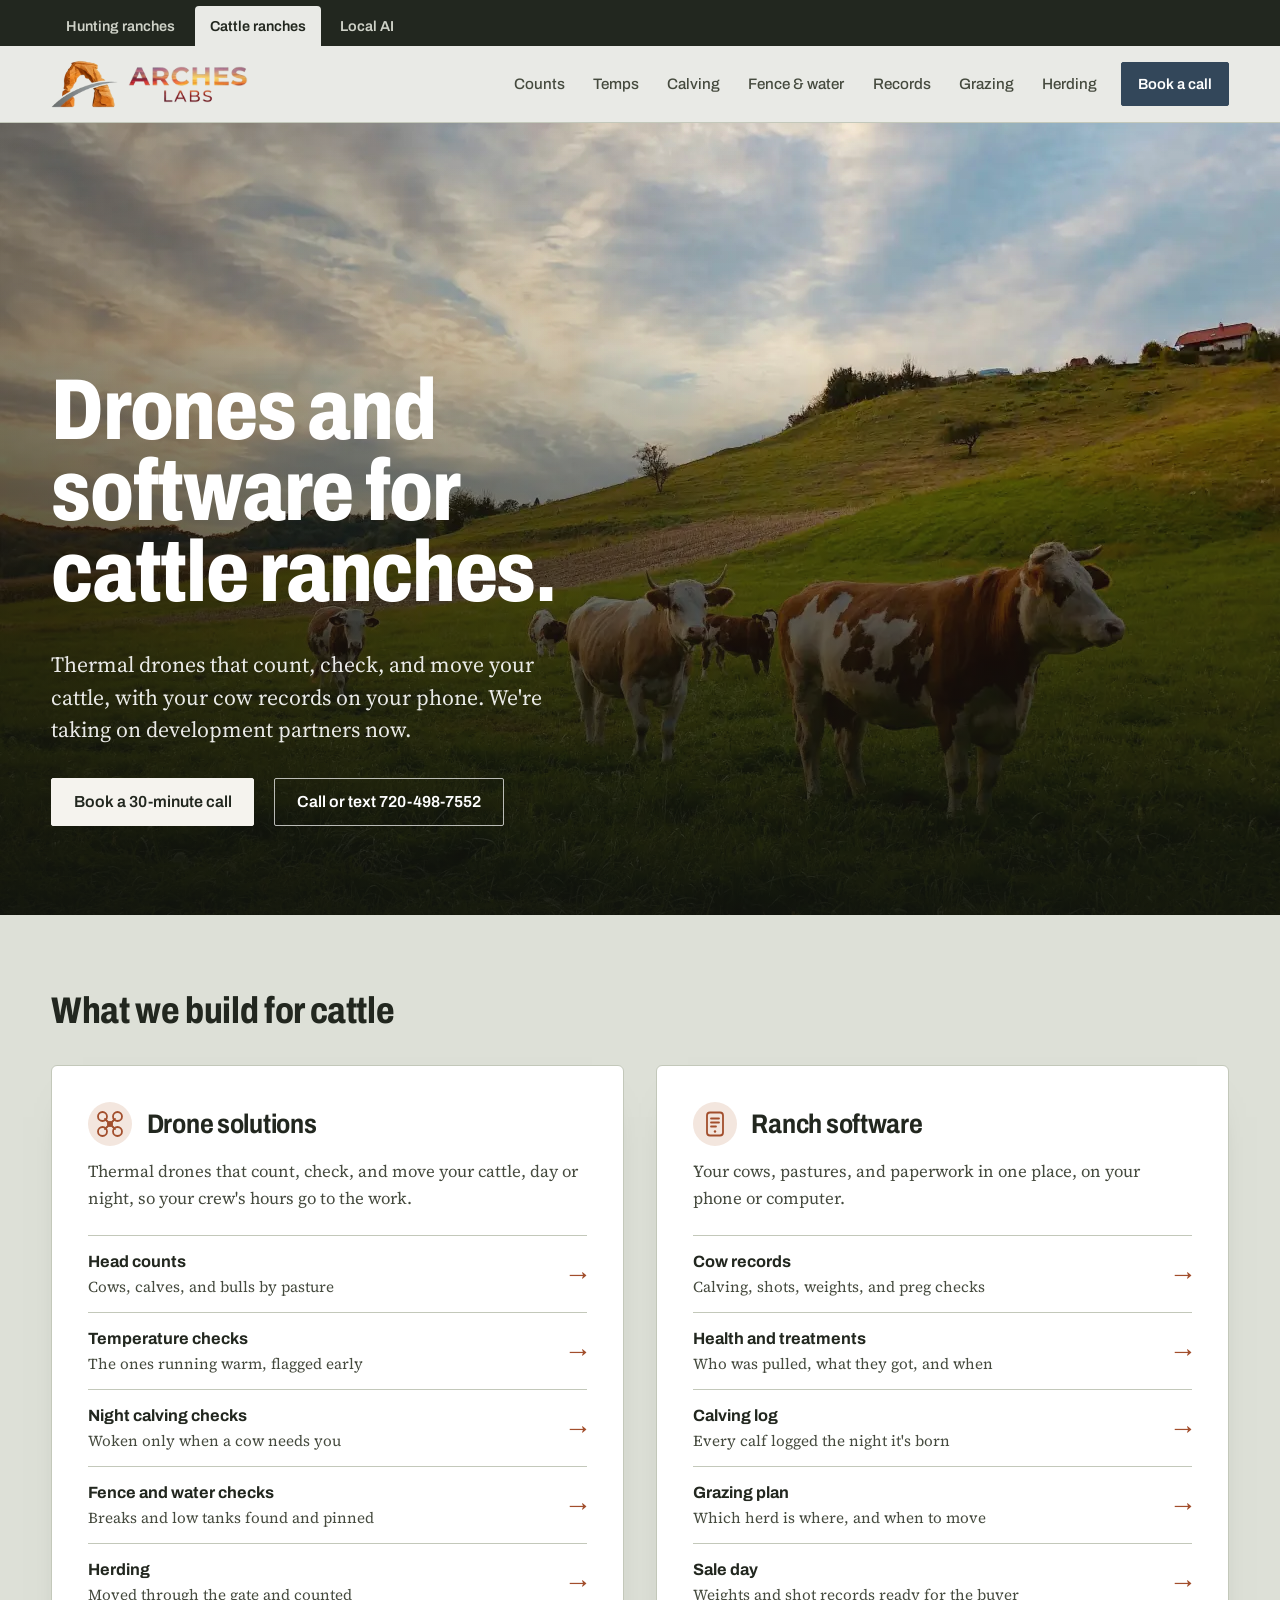
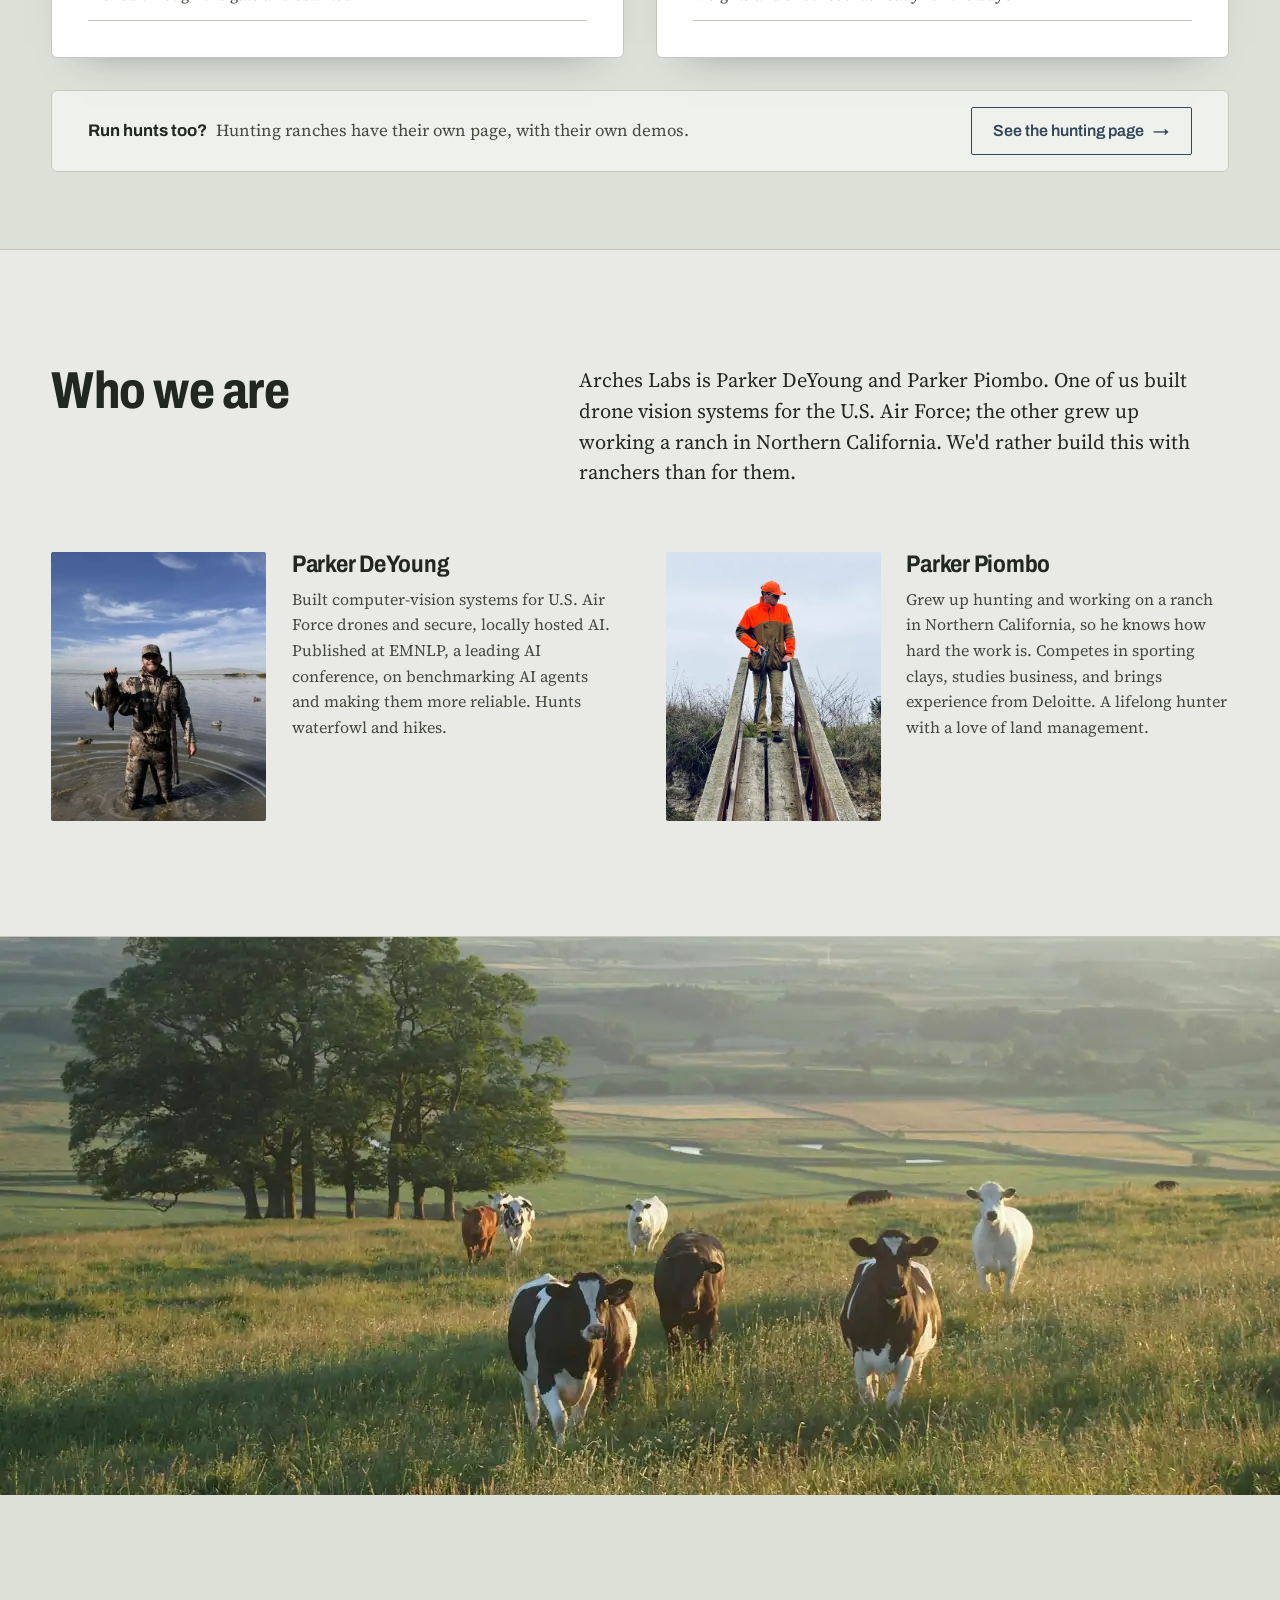
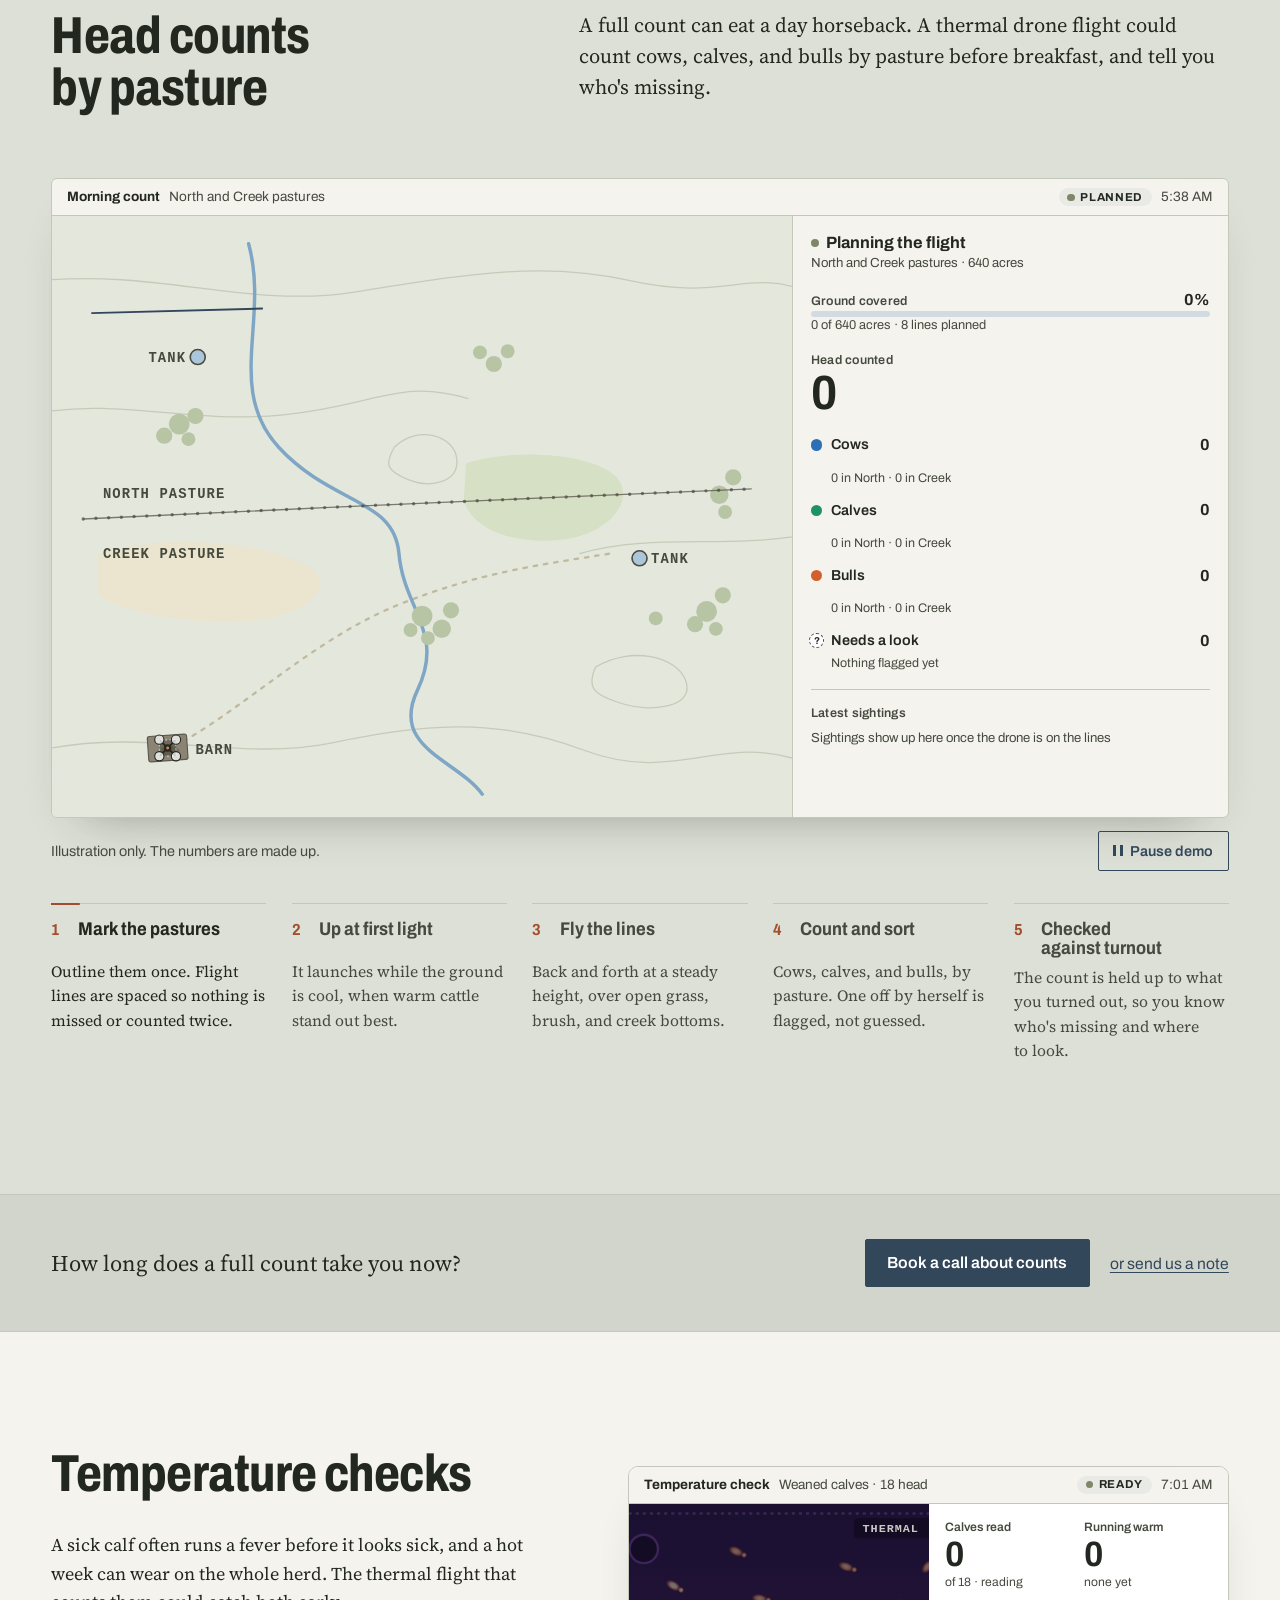
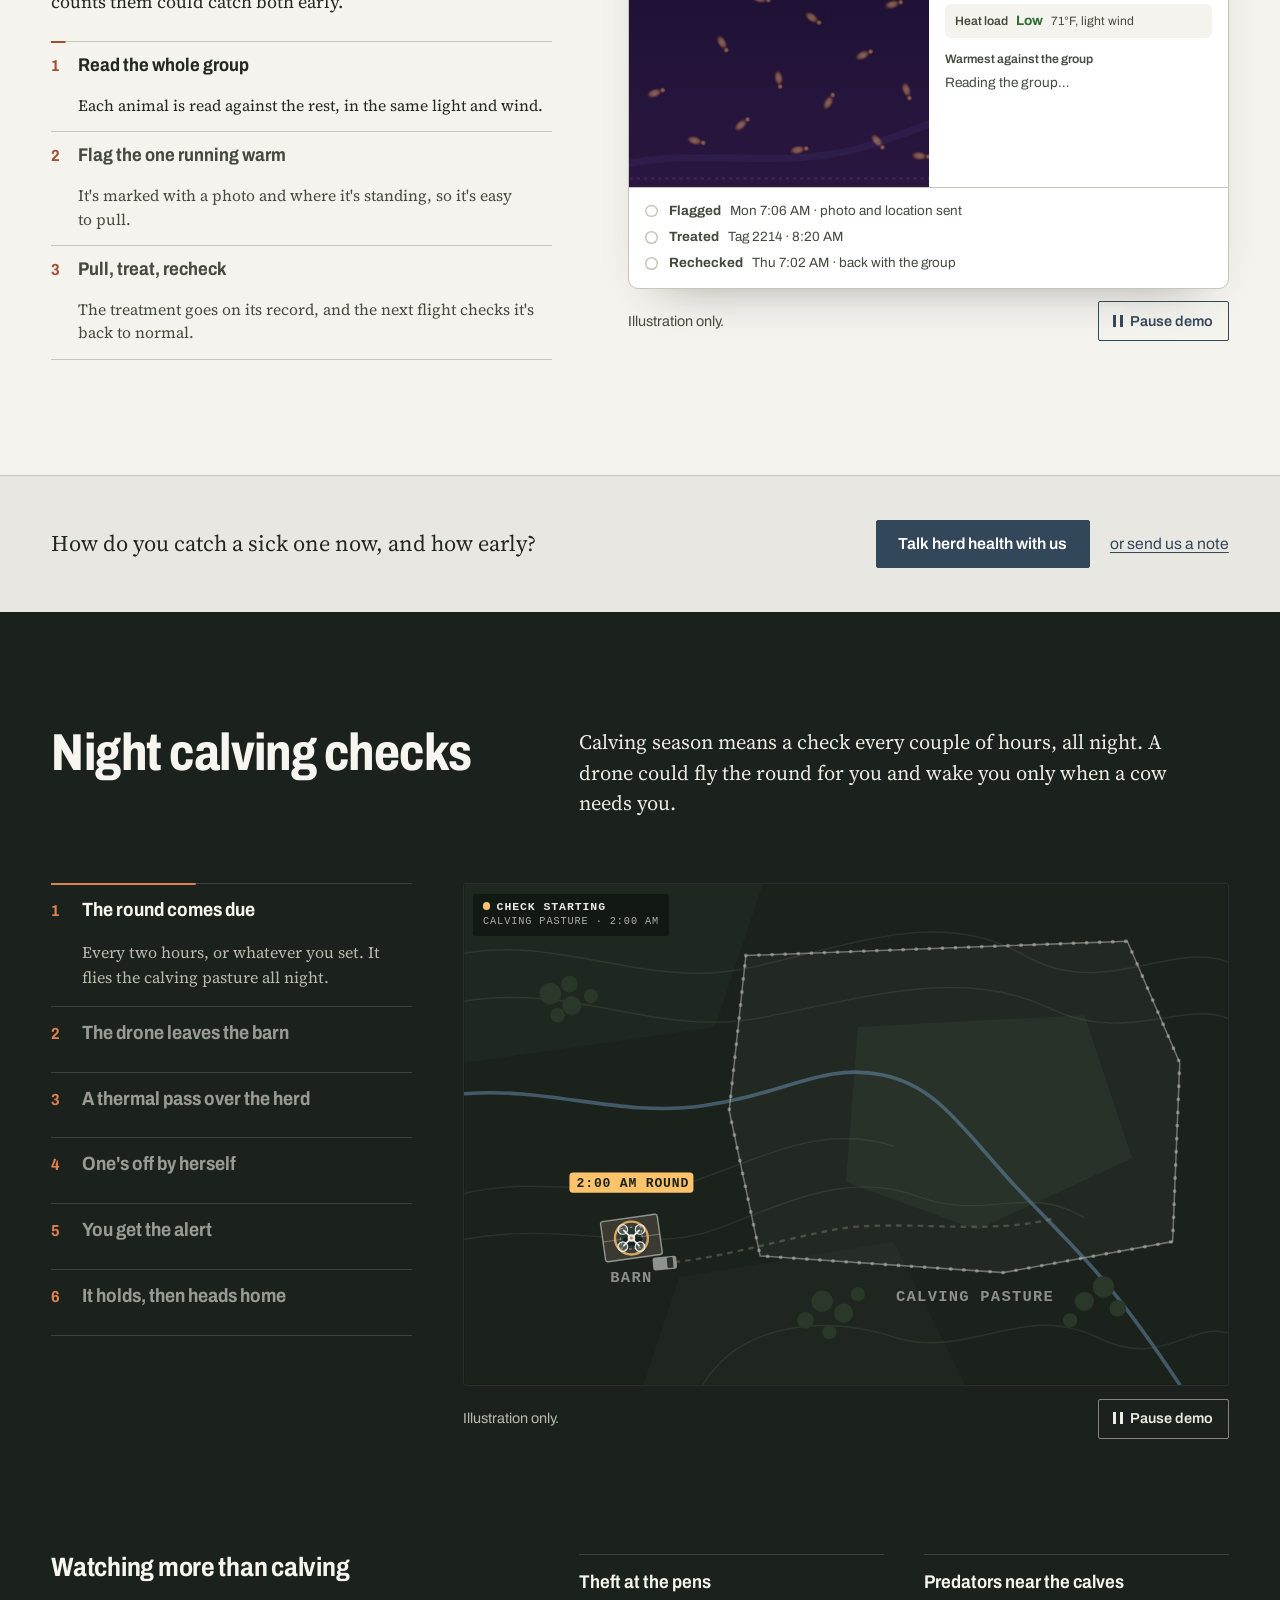
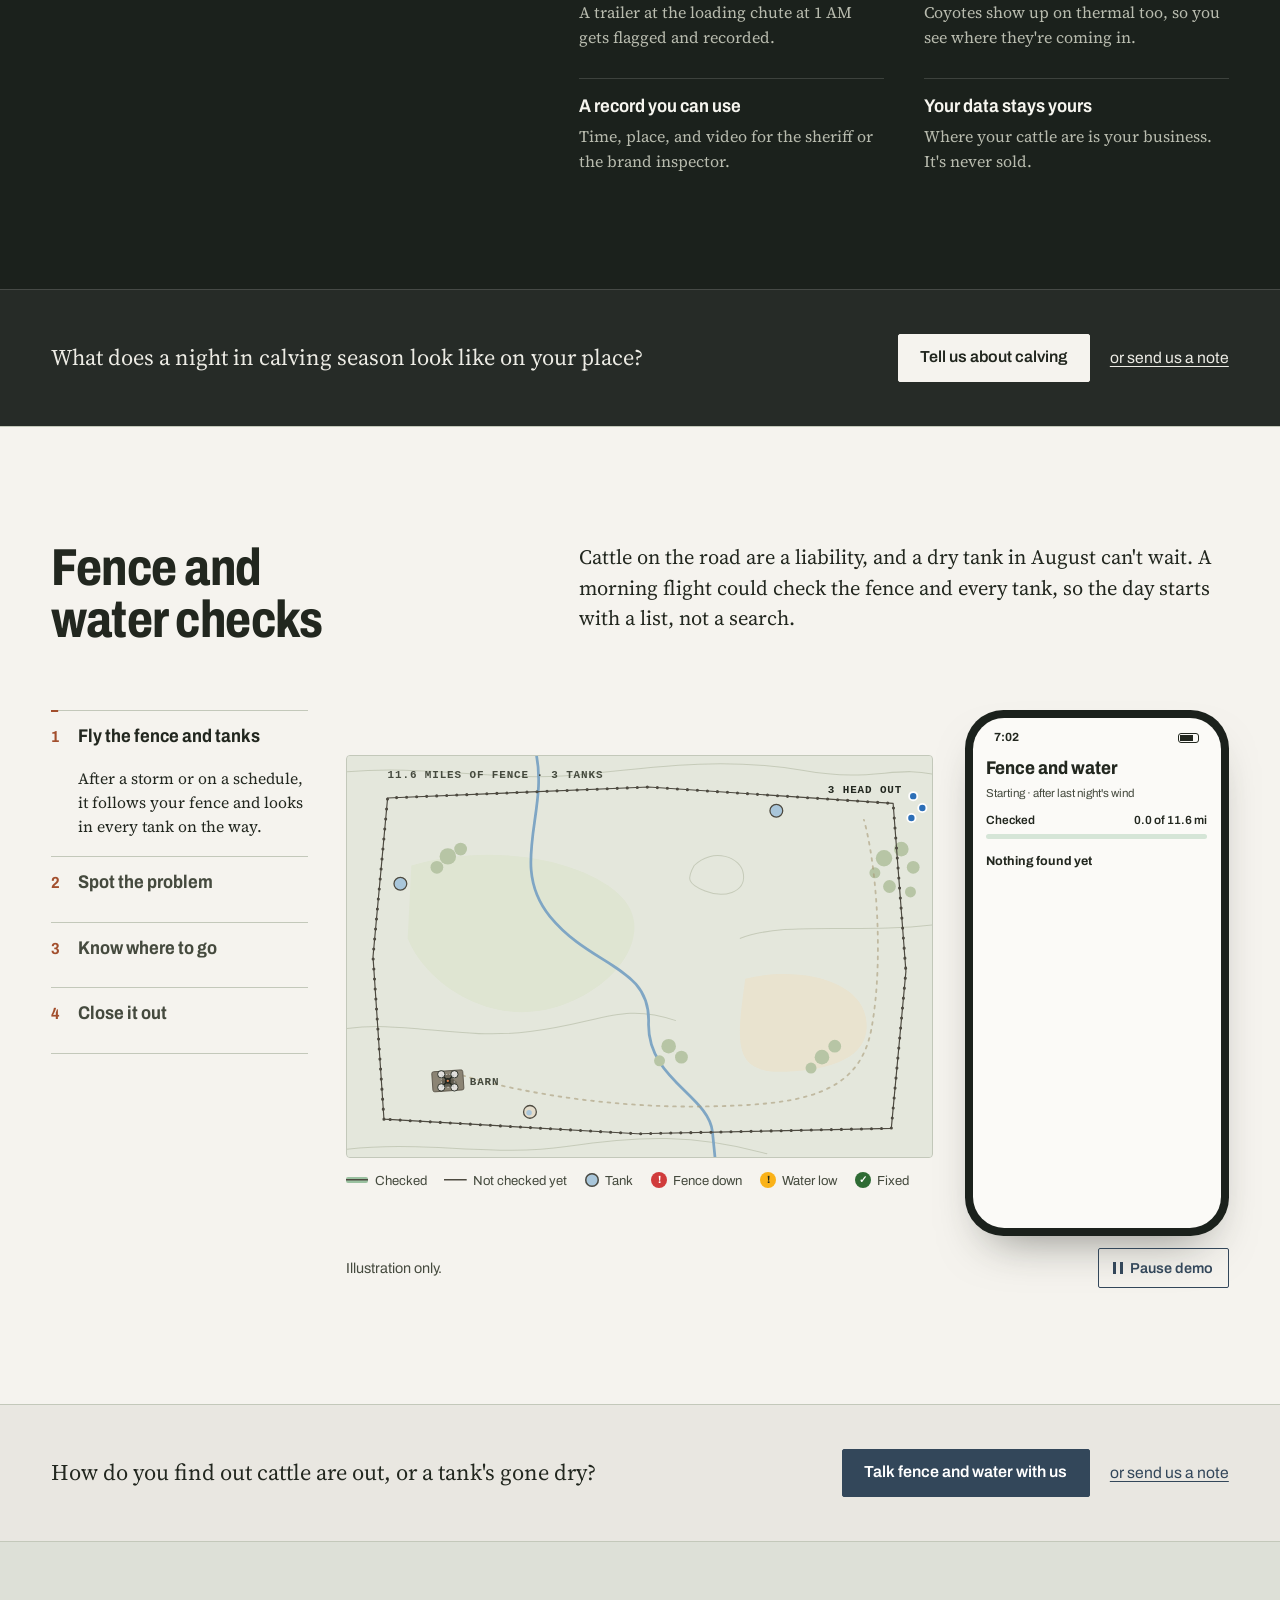
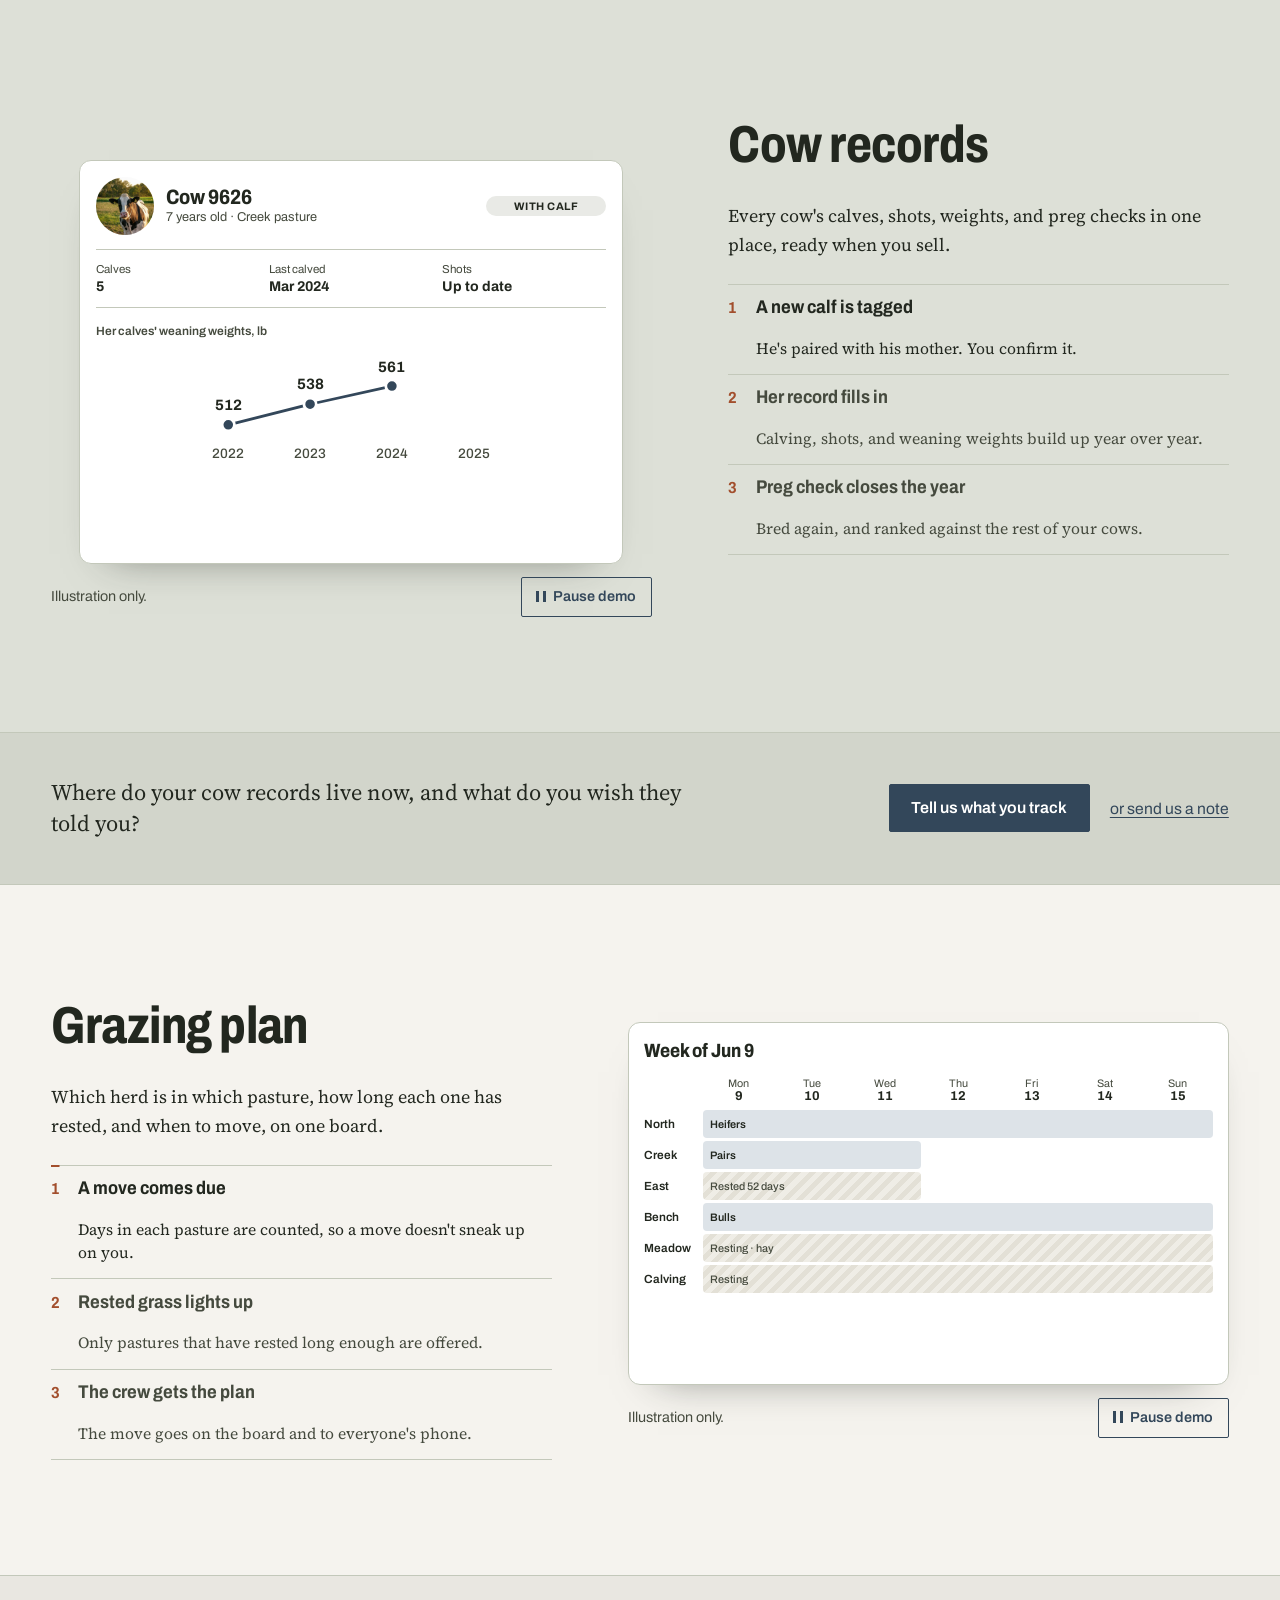
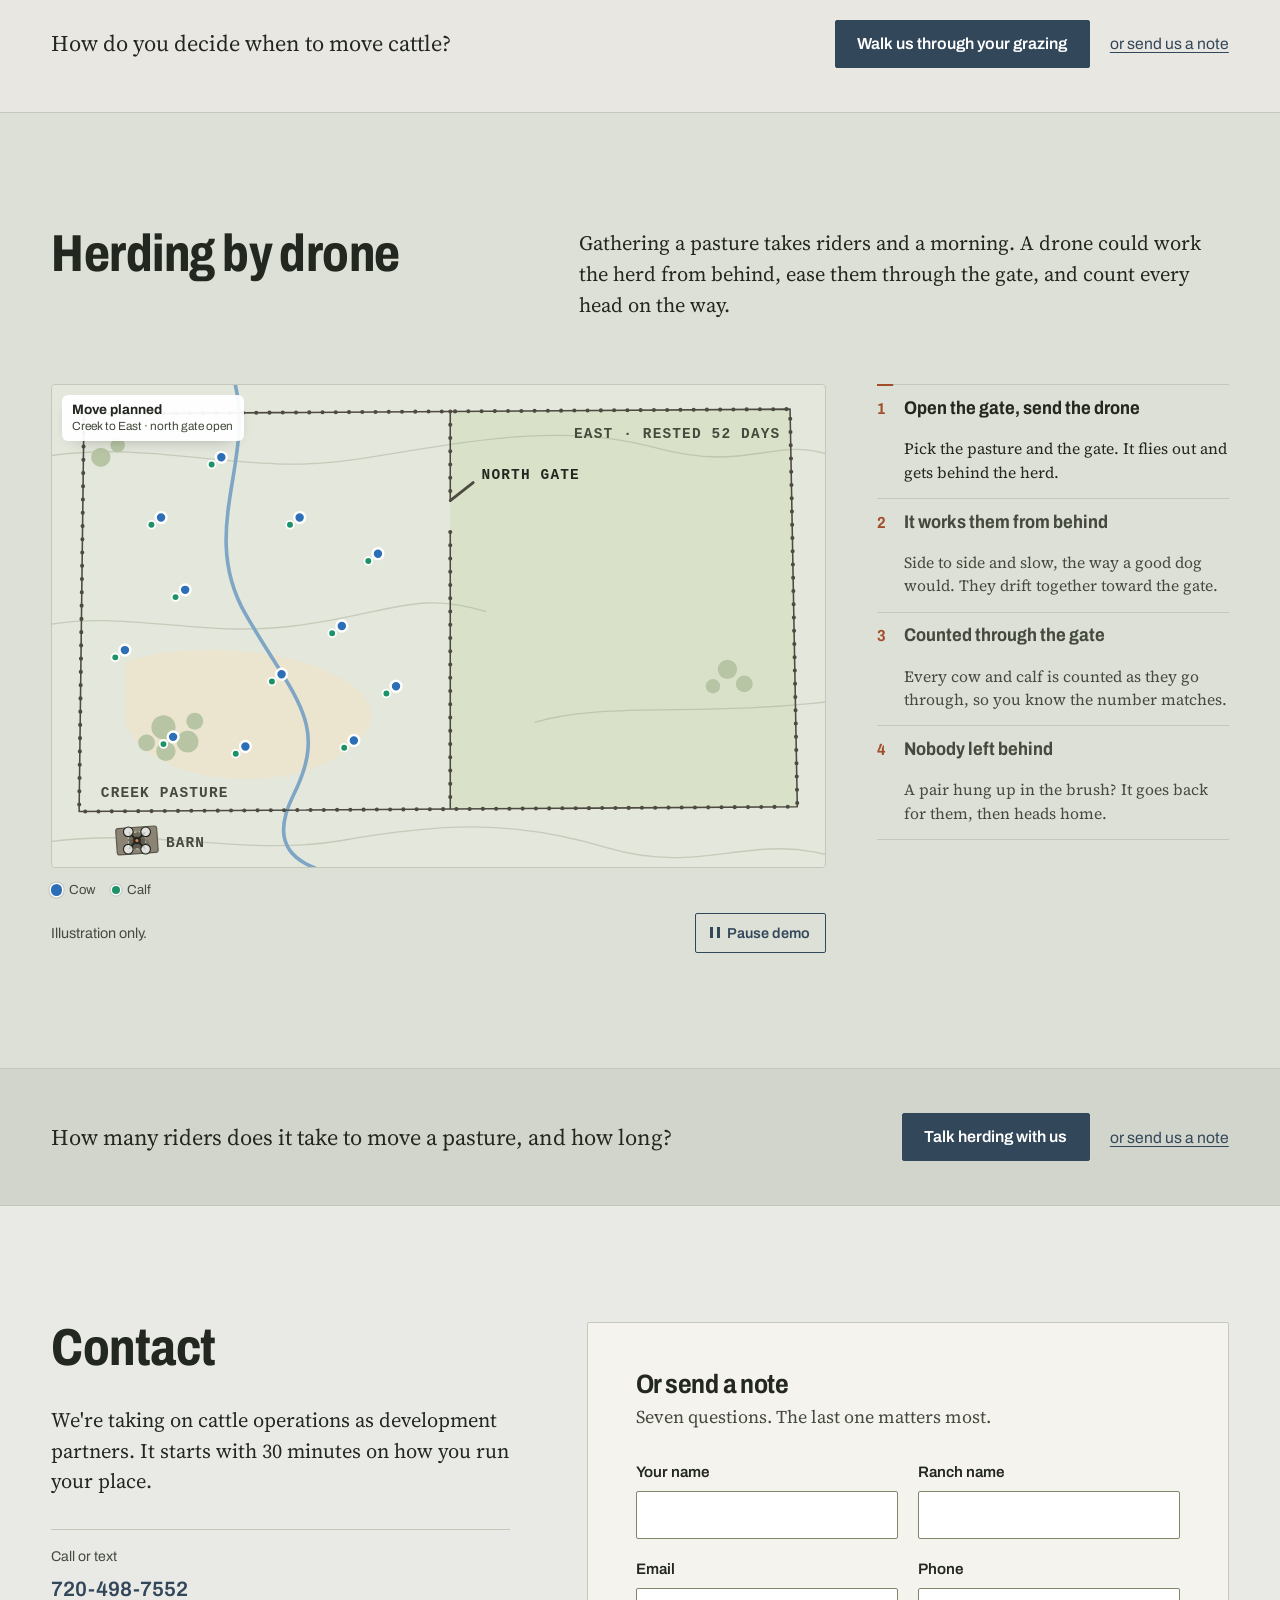
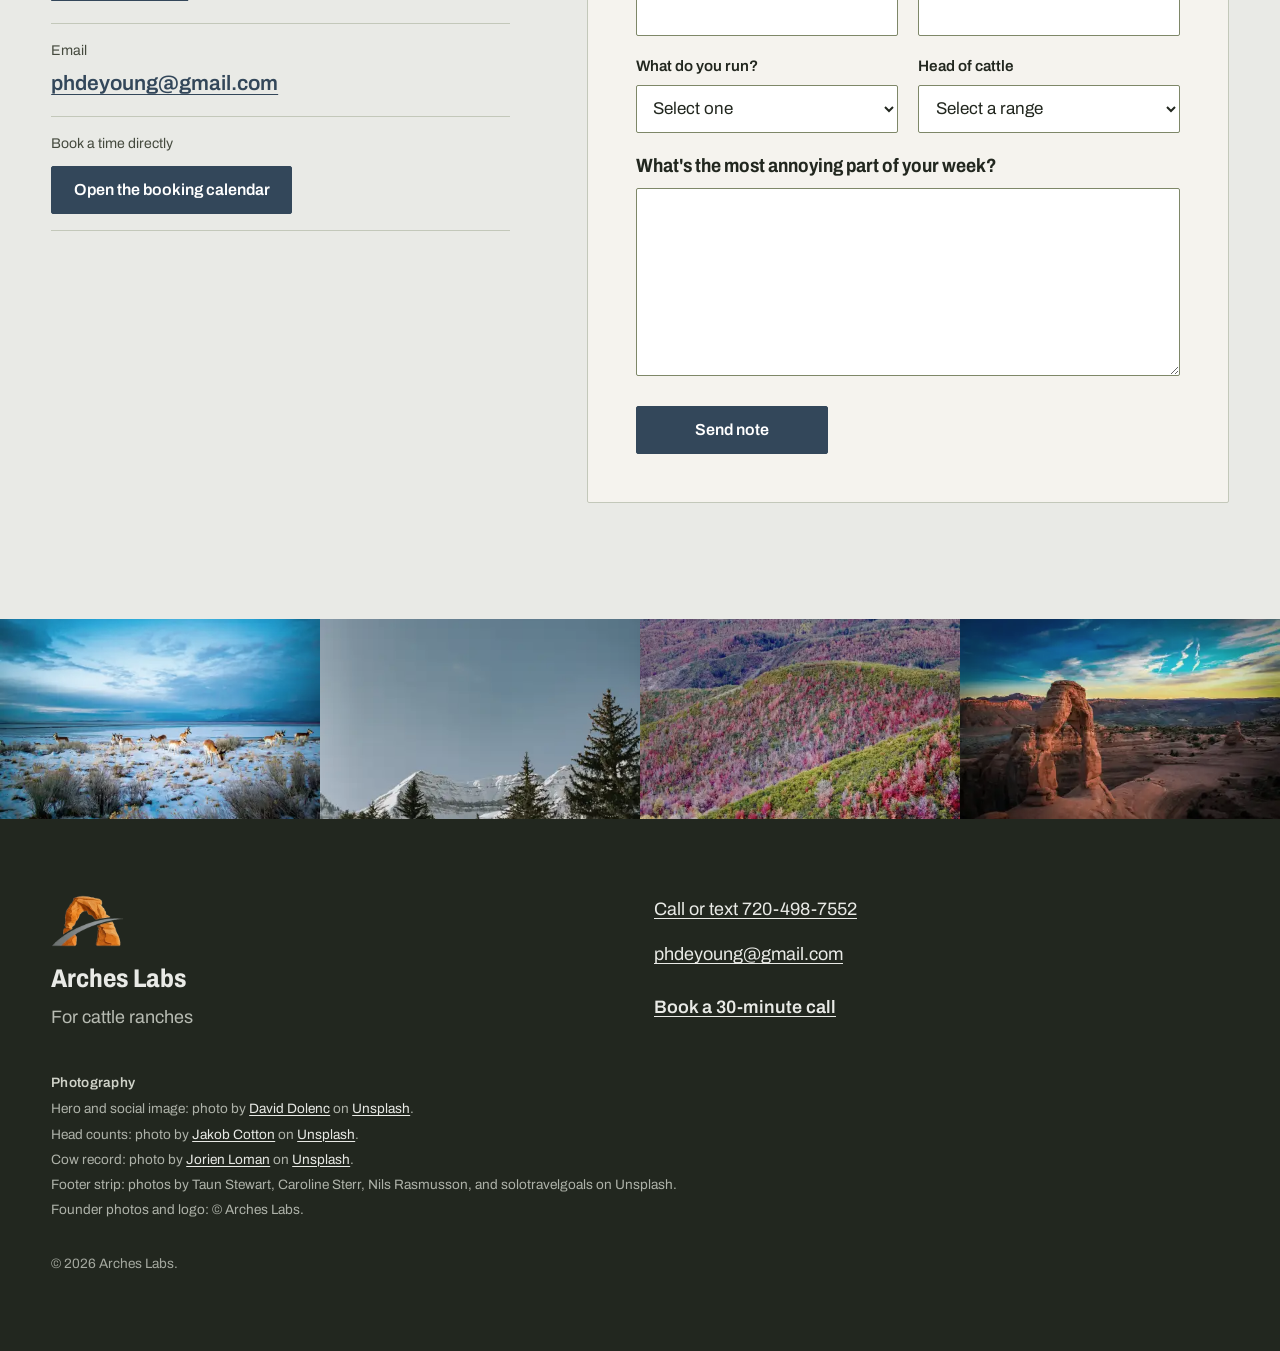
<file: cattle/index.html>
<!doctype html>
<html lang="en">
<head>
<meta charset="utf-8">
<meta name="viewport" content="width=device-width, initial-scale=1">

<!--
  ============================================================================
  ARCHES LABS — CATTLE PAGE (served at /cattle/)
  ============================================================================
  The cattle ranch version of the site. Same company, same booking link, phone, email,
  and form endpoint as the hunting page (../index.html), so the values below are copies
  of that page's config block: change a value there, change it here too.

  SITE_URL is still REPLACE_ME: set the canonical/og:url/og:image domains below when the
  hunting page's are set.

  Assets are one level up (../assets/). Every link and image path here starts with ../
  ============================================================================
-->

<title>Arches Labs — drones and software for cattle ranches</title>
<meta name="description" content="Thermal drone head counts, temperature checks, night calving checks, fence and water checks, and herding, plus cow records and grazing plans for cattle ranches. Now taking on development partners.">

<link rel="canonical" href="https://archeslab.com/cattle/">

<!-- Open Graph / Twitter -->
<meta property="og:type" content="website">
<meta property="og:site_name" content="Arches Labs">
<meta property="og:title" content="Drones and software for cattle ranches">
<meta property="og:description" content="Head counts, temperature checks, calving checks, fence and water, and herding for cattle ranches. Now taking on development partners: book a 30-minute call.">
<meta property="og:url" content="https://archeslab.com/cattle/">
<meta property="og:image" content="https://archeslab.com/assets/img/cattle-og-cover.jpg">
<meta property="og:image:width" content="1200">
<meta property="og:image:height" content="630">
<meta property="og:image:alt" content="Red-and-white cattle grazing a hillside pasture under a big evening sky.">
<meta name="twitter:card" content="summary_large_image">
<meta name="twitter:title" content="Drones and software for cattle ranches">
<meta name="twitter:description" content="Head counts, temperature checks, calving checks, fence and water, and herding for cattle ranches. Now taking on development partners: book a 30-minute call.">
<meta name="twitter:image" content="https://archeslab.com/assets/img/cattle-og-cover.jpg">
<meta name="twitter:image:alt" content="Red-and-white cattle grazing a hillside pasture under a big evening sky.">

<meta name="theme-color" content="#33475a">
<link rel="icon" href="../assets/img/favicon-32.png" sizes="32x32" type="image/png">
<link rel="apple-touch-icon" href="../assets/img/apple-touch-icon.png">

<link rel="preconnect" href="https://fonts.googleapis.com">
<link rel="preconnect" href="https://fonts.gstatic.com" crossorigin>
<link rel="stylesheet" href="https://fonts.googleapis.com/css2?family=Archivo:wdth,wght@75..100,400..800&amp;family=Source+Serif+4:ital,opsz,wght@0,8..60,400..600;1,8..60,400&amp;display=swap">
<link rel="preload" as="style" href="../assets/css/styles.css">
<link rel="stylesheet" href="../assets/css/styles.css">

<script id="site-config">
  /* Copy of the hunting page's config (../index.html). Keep the two in sync. */
  window.SITE_CONFIG = {
    CAL_URL:      "https://calendar.app.google/qBJynKzATiRonKVb9",
    FORM_ENDPOINT: "https://formsubmit.co/phdeyoung@gmail.com",
    PHONE:        "720-498-7552",
    PHONE_TEL:    "+17204987552",
    EMAIL:        "phdeyoung@gmail.com",
    SITE_URL:     "https://archeslab.com",                   // REPLACE_ME
    ANALYTICS_ID: ""                                              // optional
  };
</script>
</head>

<body>
<a class="skip-link" href="#main">Skip to content</a>

<!-- The site's three pages: hunting, this one (cattle), and local AI. -->
<nav class="audience" aria-label="Arches Labs pages">
  <div class="page audience__inner">
    <a class="audience__tab" href="../">Hunting<span class="audience__long">&nbsp;ranches</span></a>
    <a class="audience__tab" href="./" aria-current="page">Cattle<span class="audience__long">&nbsp;ranches</span></a>
    <a class="audience__tab" href="../local-ai/">Local AI</a>
  </div>
</nav>

<header class="site-header">
  <div class="page site-header__inner">
    <a class="wordmark" href="#main" aria-label="Arches Labs, cattle ranches, top of page">
      <picture>
        <source type="image/webp" srcset="../assets/img/logo-mark.webp">
        <img class="wordmark__mark" src="../assets/img/logo-mark.png" width="210" height="150" alt="">
      </picture>
      <picture>
        <source type="image/webp" srcset="../assets/img/logo-text.webp">
        <img class="wordmark__text" src="../assets/img/logo-text.png" width="318" height="100" alt="">
      </picture>
    </a>
    <nav class="site-nav site-nav--long" aria-label="Sections">
      <a href="#counts">Counts</a>
      <a href="#temps">Temps</a>
      <a href="#calving">Calving</a>
      <a href="#fence-water">Fence &amp; water</a>
      <a href="#records">Records</a>
      <a href="#grazing">Grazing</a>
      <a href="#herding">Herding</a>
    </nav>
    <a class="btn btn--primary btn--small btn--book" data-book data-topic="cattle-header"
       href="https://calendar.app.google/qBJynKzATiRonKVb9">
      Book a call
    </a>
  </div>
</header>

<main id="main">

  <!-- ===================================================================
       1. HERO
       Full-bleed like the hunting page; the cows stand right of center, so the
       headline sits over open grass (.hero--herd aims the crop on phones).
       =================================================================== -->
  <section class="hero hero--herd" aria-labelledby="hero-title">
    <picture class="hero__media">
      <source type="image/webp"
              srcset="../assets/img/cattle-hero-herd-640w.webp 640w,
                      ../assets/img/cattle-hero-herd-1280w.webp 1280w,
                      ../assets/img/cattle-hero-herd-1920w.webp 1920w"
              sizes="100vw">
      <img class="hero__img" src="../assets/img/cattle-hero-herd-1280w.jpg"
           srcset="../assets/img/cattle-hero-herd-640w.jpg 640w,
                   ../assets/img/cattle-hero-herd-1280w.jpg 1280w,
                   ../assets/img/cattle-hero-herd-1920w.jpg 1920w"
           sizes="100vw" width="3540" height="2654"
           fetchpriority="high" decoding="async"
           alt="Red-and-white cattle with horns grazing a hillside pasture under a streaked evening sky, a farmhouse on the ridge behind them.">
    </picture>

    <div class="page hero__body">
      <h1 id="hero-title">Drones and software for cattle ranches.</h1>
      <p class="hero__lede">
        Thermal drones that count, check, and move your cattle, with your cow records on
        your phone. We're taking on development partners now.
      </p>
      <div class="cta-row">
        <a class="btn btn--light btn--book" data-book data-topic="cattle-intro"
           href="https://calendar.app.google/qBJynKzATiRonKVb9">
          Book a 30-minute call
        </a>
        <a class="btn btn--outline-light" data-tel href="tel:+17204987552">
          Call or text 720-498-7552
        </a>
      </div>
    </div>
  </section>

  <!-- ===================================================================
       1b. WHAT WE BUILD
       Same two panels as the hunting page, cattle lines. Each line jumps to
       the section that shows it.
       =================================================================== -->
  <section class="section section--solutions" aria-labelledby="solutions-title">
    <div class="page">
      <h2 class="solutions__title" id="solutions-title">What we build for cattle</h2>
      <div class="solutions__grid">
        <article class="solution">
          <div class="solution__top">
            <svg class="solution__icon" viewBox="0 0 44 44" aria-hidden="true" focusable="false">
              <circle cx="22" cy="22" r="22" fill="#f3e6de"/>
              <g fill="none" stroke="#a24e2c" stroke-width="1.8" stroke-linecap="round">
                <path d="M17 17l10 10M27 17L17 27"/>
                <circle cx="14.5" cy="14.5" r="4.5"/><circle cx="29.5" cy="14.5" r="4.5"/>
                <circle cx="14.5" cy="29.5" r="4.5"/><circle cx="29.5" cy="29.5" r="4.5"/>
              </g>
              <circle cx="22" cy="22" r="3" fill="#a24e2c"/>
            </svg>
            <h3>Drone solutions</h3>
          </div>
          <p>Thermal drones that count, check, and move your cattle, day or night, so your crew's hours go to the work.</p>
          <ul class="solution__list" role="list">
          <li><a href="#counts"><span class="solution__name">Head counts</span><span class="solution__what">Cows, calves, and bulls by pasture</span></a></li>
          <li><a href="#temps"><span class="solution__name">Temperature checks</span><span class="solution__what">The ones running warm, flagged early</span></a></li>
          <li><a href="#calving"><span class="solution__name">Night calving checks</span><span class="solution__what">Woken only when a cow needs you</span></a></li>
          <li><a href="#fence-water"><span class="solution__name">Fence and water checks</span><span class="solution__what">Breaks and low tanks found and pinned</span></a></li>
          <li><a href="#herding"><span class="solution__name">Herding</span><span class="solution__what">Moved through the gate and counted</span></a></li>
          </ul>
        </article>
        <article class="solution">
          <div class="solution__top">
            <svg class="solution__icon" viewBox="0 0 44 44" aria-hidden="true" focusable="false">
              <circle cx="22" cy="22" r="22" fill="#f3e6de"/>
              <g fill="none" stroke="#a24e2c" stroke-width="1.8" stroke-linecap="round" stroke-linejoin="round">
                <rect x="14" y="10.5" width="16" height="23" rx="3"/>
                <path d="M18 16.5h8M18 20.5h8M18 24.5h5"/>
              </g>
              <circle cx="22" cy="29.5" r="1.2" fill="#a24e2c"/>
            </svg>
            <h3>Ranch software</h3>
          </div>
          <p>Your cows, pastures, and paperwork in one place, on your phone or computer.</p>
          <ul class="solution__list" role="list">
          <li><a href="#records"><span class="solution__name">Cow records</span><span class="solution__what">Calving, shots, weights, and preg checks</span></a></li>
          <li><a href="#temps"><span class="solution__name">Health and treatments</span><span class="solution__what">Who was pulled, what they got, and when</span></a></li>
          <li><a href="#calving"><span class="solution__name">Calving log</span><span class="solution__what">Every calf logged the night it's born</span></a></li>
          <li><a href="#grazing"><span class="solution__name">Grazing plan</span><span class="solution__what">Which herd is where, and when to move</span></a></li>
          <li><a href="#records"><span class="solution__name">Sale day</span><span class="solution__what">Weights and shot records ready for the buyer</span></a></li>
          </ul>
        </article>
      </div>
      <div class="switch">
        <p class="switch__text"><b>Run hunts too?</b> Hunting ranches have their own page, with their own demos.</p>
        <a class="btn btn--ghost switch__btn" href="../">See the hunting page</a>
      </div>
    </div>
  </section>

  <!-- ===================================================================
       2. WHO WE ARE
       =================================================================== -->
  <section class="section section--who" id="about" aria-labelledby="who-title">
    <div class="page">
      <div class="split">
        <h2 id="who-title">Who we are</h2>
        <div class="split__body">
          <p class="lede">
            Arches Labs is Parker DeYoung and Parker Piombo. One of us built drone vision
            systems for the U.S. Air Force; the other grew up working a ranch in Northern
            California. We'd rather build this with ranchers than for them.
          </p>
        </div>
      </div>

      <ul class="founders" role="list">
        <li class="founder">
          <div class="founder__photo">
            <picture>
              <source type="image/webp"
                      srcset="../assets/img/founder-parker-duckhunt-560w.webp 560w,
                              ../assets/img/founder-parker-duckhunt-1120w.webp 1120w"
                      sizes="(min-width: 64rem) 22vw, (min-width: 48rem) 45vw, 100vw">
              <img src="../assets/img/founder-parker-duckhunt-560w.jpg"
                   srcset="../assets/img/founder-parker-duckhunt-560w.jpg 560w,
                           ../assets/img/founder-parker-duckhunt-1120w.jpg 1120w"
                   sizes="(min-width: 64rem) 22vw, (min-width: 48rem) 45vw, 100vw"
                   width="1656" height="2208" loading="lazy" decoding="async"
                   alt="Parker DeYoung standing in a marsh at first light, holding a duck with decoys on the water around him.">
            </picture>
          </div>
          <h3 class="founder__name">Parker DeYoung</h3>
          <p class="founder__line">
            Built computer-vision systems for U.S. Air Force drones and secure, locally hosted
            AI. Published at EMNLP, a leading AI conference, on benchmarking AI agents and making
            them more reliable. Hunts waterfowl and hikes.
          </p>
        </li>
        <li class="founder">
          <div class="founder__photo">
            <picture>
              <source type="image/webp"
                      srcset="../assets/img/founder-b-560w.webp 560w,
                              ../assets/img/founder-b-1120w.webp 1120w"
                      sizes="(min-width: 64rem) 22vw, (min-width: 48rem) 45vw, 100vw">
              <img src="../assets/img/founder-b-560w.jpg"
                   srcset="../assets/img/founder-b-560w.jpg 560w,
                           ../assets/img/founder-b-1120w.jpg 1120w"
                   sizes="(min-width: 64rem) 22vw, (min-width: 48rem) 45vw, 100vw"
                   width="3024" height="4032" loading="lazy" decoding="async"
                   alt="Parker Piombo in a blaze-orange jacket and cap, holding a shotgun on a wooden footbridge above tall dry grass.">
            </picture>
          </div>
          <h3 class="founder__name">Parker Piombo</h3>
          <p class="founder__line">
            Grew up hunting and working on a ranch in Northern California, so he knows how hard
            the work is. Competes in sporting clays, studies business, and brings experience
            from Deloitte. A lifelong hunter with a love of land management.
          </p>
        </li>
      </ul>
    </div>
  </section>

  <!-- ===================================================================
       3. HEAD COUNTS BY PASTURE
       Same app window as the hunting page's survey demo (map SVG + live
       dashboard), driven by assets/js/cattle-count-demo.js. Same map geometry
       and timing; the markers are cattle (.sd-a--cow / --calf / --bull) with
       data-g (group) and data-p (pasture). With JS off it shows the finished
       count. The panel's numbers must match the markers (the script recounts
       from them as it plays): 23 cows, 22 calves, 2 bulls, 1 flagged.
       =================================================================== -->
  <section class="section section--bleed section--counts" id="counts" aria-labelledby="counts-title">
    <figure class="bleed">
      <picture>
        <source type="image/webp"
                srcset="../assets/img/cattle-counts-herd-640w.webp 640w,
                        ../assets/img/cattle-counts-herd-1280w.webp 1280w,
                        ../assets/img/cattle-counts-herd-1920w.webp 1920w"
                sizes="100vw">
        <img src="../assets/img/cattle-counts-herd-1280w.jpg"
             srcset="../assets/img/cattle-counts-herd-640w.jpg 640w,
                     ../assets/img/cattle-counts-herd-1280w.jpg 1280w,
                     ../assets/img/cattle-counts-herd-1920w.jpg 1920w"
             sizes="100vw" width="3200" height="2400" loading="lazy" decoding="async"
             alt="A mixed herd of black, brown, and white cattle walking uphill toward the camera through tall grass in evening light, farmland stretching to the horizon.">
      </picture>
    </figure>
    <div class="page split">
      <h2 id="counts-title">Head counts by pasture</h2>
      <div class="split__body">
        <p class="lede">
          A full count can eat a day horseback. A thermal drone flight could count cows,
          calves, and bulls by pasture before breakfast, and tell you who's missing.
        </p>
      </div>
    </div>

    <div class="page survey" data-count>
      <figure class="survey__stage">
        <div class="survey__window">
          <div class="survey__bar" aria-hidden="true">
            <span class="survey__bar-title">Morning count <span class="survey__bar-sub">North and Creek pastures</span></span>
            <span class="survey__bar-live">
              <span class="survey__pill" data-el="pill">Saved</span>
              <span class="survey__clock" data-el="clock">6:09 AM</span>
            </span>
          </div>

          <div class="survey__body">
            <div class="survey__map">
              <svg viewBox="0 0 640 460" role="img" aria-labelledby="count-svg-title" focusable="false">
                <title id="count-svg-title">Illustrated map of a cattle head count. A drone takes off from the barn at first light and flies evenly spaced lines over the North and Creek pastures, 640 acres. Its thermal camera finds and marks each animal: 23 cows, 22 calves, and 2 bulls, plus one off by herself in the timber that it flags for review. Beside the map, a live dashboard shows the ground covered and the count by pasture, then checks it against the 24 pairs turned out: one cow flagged and two calves to look for.</title>
                <defs>
                  <radialGradient id="cc-heat">
                    <stop offset="0" stop-color="#fff7df"/>
                    <stop offset="0.45" stop-color="#ffc46b"/>
                    <stop offset="1" stop-color="#ff7a2f" stop-opacity="0"/>
                  </radialGradient>
                  <linearGradient id="cc-ir" x1="0" y1="0" x2="0" y2="1">
                    <stop offset="0" stop-color="#1a1030"/>
                    <stop offset="1" stop-color="#2a1640"/>
                  </linearGradient>
                  <clipPath id="cc-area-clip"><polygon points="34,54 412,44 426,160 606,166 598,396 380,408 66,400 26,236"/></clipPath>
                  <clipPath id="cc-cam-clip"><rect x="446" y="14" width="180" height="116" rx="6"/></clipPath>
                  <!-- drawn twice: once on the map, once (cold) in the thermal camera -->
                  <path id="cc-creek" d="M170 -6C188 60 150 120 196 170S296 214 300 262 340 330 316 380 350 440 372 470"/>
                  <g id="cc-trees">
                    <circle cx="110" cy="150" r="9"/><circle cx="124" cy="143" r="7"/><circle cx="97" cy="160" r="7"/><circle cx="118" cy="163" r="6"/>
                    <circle cx="320" cy="316" r="9"/><circle cx="337" cy="327" r="8"/><circle cx="345" cy="311" r="7"/><circle cx="325" cy="335" r="6"/><circle cx="310" cy="328" r="6"/>
                    <circle cx="566" cy="312" r="9"/><circle cx="580" cy="298" r="7"/><circle cx="556" cy="323" r="7"/><circle cx="574" cy="327" r="6"/><circle cx="522" cy="318" r="6"/>
                    <circle cx="577" cy="211" r="8"/><circle cx="589" cy="196" r="7"/><circle cx="582" cy="226" r="6"/>
                    <circle cx="382" cy="98" r="7"/><circle cx="394" cy="87" r="6"/><circle cx="370" cy="88" r="6"/>
                  </g>
                </defs>

                <!-- ground -->
                <rect width="640" height="460" fill="#e4e7dc"/>
                <path d="M40 262C90 246 170 250 212 268S222 316 172 320 62 314 40 298Z" fill="#ebe4cf"/>
                <path d="M358 184C400 170 470 176 488 196S480 246 440 250 364 242 356 216Z" fill="#d6e0c4"/>
                <g fill="none" stroke="#7e8768" stroke-opacity="0.3" stroke-width="1.1">
                  <path d="M-10 26C90 16 170 50 260 36S420 8 500 26 600 16 650 34"/>
                  <path d="M-10 140C60 128 120 150 200 142S300 110 360 128"/>
                  <path d="M456 262C520 244 580 258 650 246"/>
                  <path d="M-10 432C80 412 160 442 240 426S380 402 460 432 580 416 650 442"/>
                  <path d="M296 170C316 150 348 160 350 180S328 206 308 198 288 184 296 170Z"/>
                  <path d="M470 360C500 342 540 350 548 372S520 400 494 392 462 378 470 360Z"/>
                </g>
                <use href="#cc-creek" fill="none" stroke="#7fa6c4" stroke-width="3" stroke-linecap="round"/>
                <use href="#cc-trees" fill="#b7c5a5"/>
                <path d="M114 424C170 392 230 334 300 306S420 272 482 262" fill="none" stroke="#a89c78" stroke-opacity="0.6" stroke-width="2" stroke-dasharray="3 6" stroke-linecap="round"/>

                <!-- cross fence between the two pastures, and the stock tanks -->
                <path d="M27 232L240 222L420 214L605 206" fill="none" stroke="#4d4a40" stroke-opacity="0.7" stroke-width="1.2"/>
                <path d="M27 232L240 222L420 214L605 206" fill="none" stroke="#4d4a40" stroke-opacity="0.7" stroke-width="3" stroke-linecap="round" stroke-dasharray="0 11"/>
                <text class="sd-label" x="44" y="214">NORTH PASTURE</text>
                <text class="sd-label" x="44" y="266">CREEK PASTURE</text>
                <g fill="#a9c6da" stroke="#4d4a40" stroke-width="1.4">
                  <circle cx="126" cy="92" r="6.5"/>
                  <circle cx="508" cy="266" r="6.5"/>
                </g>
                <text class="sd-label" x="116" y="96" text-anchor="end">TANK</text>
                <text class="sd-label" x="518" y="270">TANK</text>

                <!-- count area -->
                <polygon data-el="area" points="34,54 412,44 426,160 606,166 598,396 380,408 66,400 26,236"
                         fill="#fff" fill-opacity="0.3" stroke="#33475a" stroke-width="1.6" stroke-linejoin="round"/>
                <text class="sd-label" data-el="areaLabel" x="34" y="38">2 PASTURES · 640 ACRES</text>

                <!-- flight lines as planned, then the ground the camera has covered -->
                <g data-el="plan" stroke="#33475a" stroke-opacity="0.45" stroke-width="1" stroke-dasharray="3 5">
                  <line x1="60" y1="376" x2="599" y2="376"/>
                  <line x1="49" y1="332" x2="600" y2="332"/>
                  <line x1="39" y1="288" x2="602" y2="288"/>
                  <line x1="28" y1="244" x2="603" y2="244"/>
                  <line x1="28" y1="200" x2="605" y2="200"/>
                  <line x1="30" y1="156" x2="426" y2="156"/>
                  <line x1="31" y1="112" x2="420" y2="112"/>
                  <line x1="33" y1="68" x2="415" y2="68"/>
                </g>
                <!-- flight route: swath and track share this d, and the script samples it for the drone -->
                <path data-el="swath" d="M60.1 376H600.2A22 22 0 0 0 600.2 332H38.7A22 22 0 0 1 38.7 288H603.3A22 22 0 0 0 603.3 244H27.6A22 22 0 0 1 27.6 200H604.8A22 22 0 0 0 604.8 156H29.5A22 22 0 0 1 29.5 112H420.2A22 22 0 0 0 420.2 68H33.4"
                      fill="none" stroke="#33475a" stroke-opacity="0.12" stroke-width="58" stroke-linejoin="round" clip-path="url(#cc-area-clip)"/>
                <path data-el="track" d="M60.1 376H600.2A22 22 0 0 0 600.2 332H38.7A22 22 0 0 1 38.7 288H603.3A22 22 0 0 0 603.3 244H27.6A22 22 0 0 1 27.6 200H604.8A22 22 0 0 0 604.8 156H29.5A22 22 0 0 1 29.5 112H420.2A22 22 0 0 0 420.2 68H33.4"
                      fill="none" stroke="#33475a" stroke-opacity="0.7" stroke-width="1.4" stroke-linejoin="round"/>
                <path data-el="pathOut" d="M100 430C90 412 70 394 60.1 376" fill="none" stroke="#33475a" stroke-width="1.4" stroke-opacity="0.6" opacity="0"/>
                <path data-el="pathHome" d="M33.4 68C6 150 4 360 100 430" fill="none" stroke="#33475a" stroke-width="1.4" stroke-opacity="0.6" opacity="0"/>

                <!-- barn + dock -->
                <g transform="translate(100 430) rotate(-4)">
                  <rect x="-17" y="-11" width="34" height="22" rx="2" fill="#8b8474" stroke="#5d584c" stroke-width="1"/>
                  <rect x="-7" y="-7" width="14" height="14" rx="1" fill="#6f695b" stroke="#e9eae6" stroke-opacity="0.7" stroke-dasharray="2 2"/>
                </g>
                <circle data-el="dockRing" cx="100" cy="430" r="12" fill="none" stroke="#33475a" stroke-width="1.5" opacity="0"/>
                <text class="sd-label" x="124" y="435">BARN</text>

                <!-- cattle the camera has found (script adds the detection rings) -->
                <g data-el="rings" fill="none" stroke-width="1.5"></g>
                <g class="sd-animals">
                  <!-- north pasture: 12 cows, 11 calves, 1 bull -->
                  <g class="sd-a sd-a--cow" data-g="n1" data-p="north" transform="translate(152 96)"><circle r="4.5"/></g>
                  <g class="sd-a sd-a--calf" data-g="n1" data-p="north" transform="translate(160 106)"><circle r="3.2"/></g>
                  <g class="sd-a sd-a--cow" data-g="n1" data-p="north" transform="translate(170 92)"><circle r="4.5"/></g>
                  <g class="sd-a sd-a--calf" data-g="n1" data-p="north" transform="translate(178 101)"><circle r="3.2"/></g>
                  <g class="sd-a sd-a--cow" data-g="n1" data-p="north" transform="translate(188 110)"><circle r="4.5"/></g>
                  <g class="sd-a sd-a--calf" data-g="n1" data-p="north" transform="translate(196 118)"><circle r="3.2"/></g>
                  <g class="sd-a sd-a--cow" data-g="n1" data-p="north" transform="translate(162 120)"><circle r="4.5"/></g>
                  <g class="sd-a sd-a--calf" data-g="n1" data-p="north" transform="translate(170 129)"><circle r="3.2"/></g>
                  <g class="sd-a sd-a--cow" data-g="n1" data-p="north" transform="translate(204 98)"><circle r="4.5"/></g>
                  <g class="sd-a sd-a--calf" data-g="n1" data-p="north" transform="translate(211 108)"><circle r="3.2"/></g>
                  <g class="sd-a sd-a--cow" data-g="n2" data-p="north" transform="translate(300 70)"><circle r="4.5"/></g>
                  <g class="sd-a sd-a--calf" data-g="n2" data-p="north" transform="translate(308 80)"><circle r="3.2"/></g>
                  <g class="sd-a sd-a--cow" data-g="n2" data-p="north" transform="translate(318 63)"><circle r="4.5"/></g>
                  <g class="sd-a sd-a--calf" data-g="n2" data-p="north" transform="translate(327 73)"><circle r="3.2"/></g>
                  <g class="sd-a sd-a--cow" data-g="n2" data-p="north" transform="translate(337 84)"><circle r="4.5"/></g>
                  <g class="sd-a sd-a--calf" data-g="n2" data-p="north" transform="translate(345 93)"><circle r="3.2"/></g>
                  <g class="sd-a sd-a--cow" data-g="n2" data-p="north" transform="translate(320 94)"><circle r="4.5"/></g>
                  <g class="sd-a sd-a--calf" data-g="n2" data-p="north" transform="translate(311 102)"><circle r="3.2"/></g>
                  <g class="sd-a sd-a--bull" data-g="n2" data-p="north" transform="translate(352 69)"><circle r="5.2"/></g>
                  <g class="sd-a sd-a--cow" data-g="n3" data-p="north" transform="translate(240 166)"><circle r="4.5"/></g>
                  <g class="sd-a sd-a--calf" data-g="n3" data-p="north" transform="translate(248 176)"><circle r="3.2"/></g>
                  <g class="sd-a sd-a--cow" data-g="n3" data-p="north" transform="translate(263 170)"><circle r="4.5"/></g>
                  <g class="sd-a sd-a--calf" data-g="n3" data-p="north" transform="translate(271 181)"><circle r="3.2"/></g>
                  <g class="sd-a sd-a--cow" data-g="n3" data-p="north" transform="translate(256 191)"><circle r="4.5"/></g>
                  <!-- creek pasture: 11 cows, 11 calves, 1 bull, and one off by herself -->
                  <g class="sd-a sd-a--cow" data-g="c1" data-p="creek" transform="translate(432 272)"><circle r="4.5"/></g>
                  <g class="sd-a sd-a--calf" data-g="c1" data-p="creek" transform="translate(440 282)"><circle r="3.2"/></g>
                  <g class="sd-a sd-a--cow" data-g="c1" data-p="creek" transform="translate(450 267)"><circle r="4.5"/></g>
                  <g class="sd-a sd-a--calf" data-g="c1" data-p="creek" transform="translate(458 277)"><circle r="3.2"/></g>
                  <g class="sd-a sd-a--cow" data-g="c1" data-p="creek" transform="translate(468 286)"><circle r="4.5"/></g>
                  <g class="sd-a sd-a--calf" data-g="c1" data-p="creek" transform="translate(477 294)"><circle r="3.2"/></g>
                  <g class="sd-a sd-a--cow" data-g="c1" data-p="creek" transform="translate(444 298)"><circle r="4.5"/></g>
                  <g class="sd-a sd-a--calf" data-g="c1" data-p="creek" transform="translate(452 307)"><circle r="3.2"/></g>
                  <g class="sd-a sd-a--cow" data-g="c1" data-p="creek" transform="translate(463 313)"><circle r="4.5"/></g>
                  <g class="sd-a sd-a--calf" data-g="c1" data-p="creek" transform="translate(472 320)"><circle r="3.2"/></g>
                  <g class="sd-a sd-a--cow" data-g="c1" data-p="creek" transform="translate(486 274)"><circle r="4.5"/></g>
                  <g class="sd-a sd-a--calf" data-g="c1" data-p="creek" transform="translate(493 284)"><circle r="3.2"/></g>
                  <g class="sd-a sd-a--bull" data-g="c1" data-p="creek" transform="translate(419 290)"><circle r="5.2"/></g>
                  <g class="sd-a sd-a--cow" data-g="c2" data-p="creek" transform="translate(118 330)"><circle r="4.5"/></g>
                  <g class="sd-a sd-a--calf" data-g="c2" data-p="creek" transform="translate(126 340)"><circle r="3.2"/></g>
                  <g class="sd-a sd-a--cow" data-g="c2" data-p="creek" transform="translate(136 326)"><circle r="4.5"/></g>
                  <g class="sd-a sd-a--calf" data-g="c2" data-p="creek" transform="translate(144 336)"><circle r="3.2"/></g>
                  <g class="sd-a sd-a--cow" data-g="c2" data-p="creek" transform="translate(154 345)"><circle r="4.5"/></g>
                  <g class="sd-a sd-a--calf" data-g="c2" data-p="creek" transform="translate(162 354)"><circle r="3.2"/></g>
                  <g class="sd-a sd-a--cow" data-g="c2" data-p="creek" transform="translate(128 358)"><circle r="4.5"/></g>
                  <g class="sd-a sd-a--calf" data-g="c2" data-p="creek" transform="translate(137 367)"><circle r="3.2"/></g>
                  <g class="sd-a sd-a--cow" data-g="c2" data-p="creek" transform="translate(172 330)"><circle r="4.5"/></g>
                  <g class="sd-a sd-a--calf" data-g="c2" data-p="creek" transform="translate(180 340)"><circle r="3.2"/></g>
                  <g class="sd-a sd-a--unknown" data-g="u1" data-p="creek" transform="translate(330 322)"><circle r="5"/><text y="2.6">?</text></g>
                </g>

                <!-- camera footprint + drone -->
                <g data-el="foot" transform="translate(100 430)" opacity="0">
                  <rect x="-45" y="-29" width="90" height="58" fill="#33475a" fill-opacity="0.08"/>
                  <path d="M-45 -20V-29H-36M36 -29H45V-20M45 20V29H36M-36 29H-45V20" fill="none" stroke="#22271f" stroke-width="1.5"/>
                </g>
                <g data-el="drone" transform="translate(100 430)">
                  <ellipse data-el="droneShadow" cx="2" cy="3" rx="11" ry="5" fill="#22271f" opacity="0.2"/>
                  <g stroke="#22271f" stroke-width="2" stroke-linecap="round">
                    <line x1="-8" y1="-8" x2="8" y2="8"/><line x1="8" y1="-8" x2="-8" y2="8"/>
                  </g>
                  <g fill="#fff" fill-opacity="0.75" stroke="#22271f" stroke-width="1.2">
                    <circle cx="-9" cy="-9" r="5"/><circle cx="9" cy="-9" r="5"/><circle cx="-9" cy="9" r="5"/><circle cx="9" cy="9" r="5"/>
                  </g>
                  <circle r="4" fill="#22271f"/>
                  <circle r="1.6" fill="#e0824f"/>
                </g>

                <!-- live thermal camera: a zoomed, cold-to-hot view under the drone (filled in by the script) -->
                <g data-el="cam" class="sd-cam">
                  <rect x="446" y="14" width="180" height="116" rx="6" fill="url(#cc-ir)"/>
                  <g clip-path="url(#cc-cam-clip)">
                    <g data-el="camWorld">
                      <use href="#cc-creek" fill="none" stroke="#3b2860" stroke-width="3"/>
                      <use href="#cc-trees" fill="#2b1c47"/>
                      <g data-el="heat"></g>
                    </g>
                    <path d="M536 64v-6M536 80v6M528 72h-6M544 72h6" stroke="#e9eae6" stroke-opacity="0.45" stroke-width="1"/>
                    <rect x="446" y="111" width="180" height="19" fill="#0f0a1c" fill-opacity="0.8"/>
                    <circle cx="456" cy="120.5" r="3" fill="#e0824f"/>
                    <text class="sd-cam-id" data-el="camLabel" x="464" y="124.5">SCANNING</text>
                    <rect x="450" y="18" width="58" height="15" rx="2" fill="#0f0a1c" fill-opacity="0.7"/>
                    <text class="sd-label sd-label--cam" x="455" y="29">THERMAL</text>
                  </g>
                  <rect x="446" y="14" width="180" height="116" rx="6" fill="none" stroke="#22271f" stroke-opacity="0.5"/>
                </g>
              </svg>

              <div class="survey__card" data-el="card" aria-hidden="true">
                <svg class="survey__card-icon" width="22" height="22" viewBox="0 0 24 24" focusable="false">
                  <rect width="24" height="24" rx="6" fill="#33475a"/>
                  <path d="M7 12.5l3.2 3.2L17 9" fill="none" stroke="#e9eae6" stroke-width="2" stroke-linecap="round" stroke-linejoin="round"/>
                </svg>
                <span class="survey__card-body">
                  <span class="survey__card-title">Count saved</span>
                  <span class="survey__card-text">47 head counted. 1 cow flagged and 2 calves to look for.</span>
                </span>
              </div>
            </div>

            <!-- the live dashboard. Values below are the finished count (the no-JS frame). -->
            <div class="survey__panel" aria-hidden="true">
              <div class="sp-head">
                <p class="sp-status" data-el="status">Count complete</p>
                <p class="sp-sub" data-el="sub">Landed 6:02 AM · checked against turnout</p>
              </div>

              <div class="sp-cover">
                <p class="sp-row"><span class="sp-label">Ground covered</span><span class="sp-num" data-el="coverPct">100%</span></p>
                <span class="sp-meter"><span class="sp-meter__fill" data-el="coverBar" style="--v:1"></span></span>
                <p class="sp-note" data-el="coverNote">640 of 640 acres · 8 of 8 lines</p>
              </div>

              <div class="sp-total">
                <p class="sp-label">Head counted</p>
                <p class="sp-hero" data-el="total">47</p>
              </div>

              <ul class="sp-species" role="list">
                <li class="sp-sp">
                  <span class="sp-sw sp-sw--cow"></span>
                  <span class="sp-name">Cows</span>
                  <span class="sp-count" data-el="n-cow">23</span>
                  <span class="sp-bar"><span class="sp-bar__fill sp-bar__fill--cow" data-el="bar-cow" style="--v:1"></span></span>
                  <span class="sp-classes" data-el="c-cow">12 in North · 11 in Creek</span>
                </li>
                <li class="sp-sp">
                  <span class="sp-sw sp-sw--calf"></span>
                  <span class="sp-name">Calves</span>
                  <span class="sp-count" data-el="n-calf">22</span>
                  <span class="sp-bar"><span class="sp-bar__fill sp-bar__fill--calf" data-el="bar-calf" style="--v:0.957"></span></span>
                  <span class="sp-classes" data-el="c-calf">11 in North · 11 in Creek</span>
                </li>
                <li class="sp-sp">
                  <span class="sp-sw sp-sw--bull"></span>
                  <span class="sp-name">Bulls</span>
                  <span class="sp-count" data-el="n-bull">2</span>
                  <span class="sp-bar"><span class="sp-bar__fill sp-bar__fill--bull" data-el="bar-bull" style="--v:0.087"></span></span>
                  <span class="sp-classes" data-el="c-bull">1 in North · 1 in Creek</span>
                </li>
                <li class="sp-sp sp-sp--review">
                  <span class="sp-sw sp-sw--review">?</span>
                  <span class="sp-name">Needs a look</span>
                  <span class="sp-count" data-el="n-unknown">1</span>
                  <span class="sp-classes" data-el="c-unknown">Off by herself in the timber, south draw. Flagged, not guessed.</span>
                </li>
              </ul>

              <div class="sp-slot">
                <div class="sp-feed">
                  <p class="sp-label">Latest sightings</p>
                  <ol class="sp-feed__list" role="list" data-el="feed"></ol>
                </div>
                <div class="sp-compare">
                  <p class="sp-label">Checked against turnout</p>
                  <div class="sp-tiles">
                    <p class="sp-tile">
                      <span class="sp-tile__label">Cows · 24 turned out</span>
                      <span class="sp-tile__val">23</span>
                      <span class="sp-delta sp-delta--down">1 flagged in the timber</span>
                    </p>
                    <p class="sp-tile">
                      <span class="sp-tile__label">Calves · 24 turned out</span>
                      <span class="sp-tile__val">22</span>
                      <span class="sp-delta sp-delta--down">▼ 2 to look for</span>
                    </p>
                  </div>
                </div>
              </div>
            </div>
          </div>
        </div>

        <figcaption class="survey__caption">
          <span>Illustration only. The numbers are made up.</span>
          <button type="button" class="survey__toggle" data-el="toggle" hidden>Pause</button>
        </figcaption>
      </figure>

      <ol class="survey__steps" role="list">
        <li class="survey__step">
          <h3 class="survey__title"><span class="survey__num">1</span> Mark the pastures</h3>
          <p>Outline them once. Flight lines are spaced so nothing is missed or counted twice.</p>
        </li>
        <li class="survey__step">
          <h3 class="survey__title"><span class="survey__num">2</span> Up at first light</h3>
          <p>It launches while the ground is cool, when warm cattle stand out best.</p>
        </li>
        <li class="survey__step">
          <h3 class="survey__title"><span class="survey__num">3</span> Fly the lines</h3>
          <p>Back and forth at a steady height, over open grass, brush, and creek bottoms.</p>
        </li>
        <li class="survey__step">
          <h3 class="survey__title"><span class="survey__num">4</span> Count and sort</h3>
          <p>Cows, calves, and bulls, by pasture. One off by herself is flagged, not guessed.</p>
        </li>
        <li class="survey__step">
          <h3 class="survey__title"><span class="survey__num">5</span> Checked against turnout</h3>
          <p>The count is held up to what you turned out, so you know who's missing and where to look.</p>
        </li>
      </ol>
    </div>

    <div class="ask">
      <div class="page ask__inner">
        <p class="ask__q">How long does a full count take you now?</p>
        <div class="ask__actions">
          <a class="btn btn--primary btn--book" data-book data-topic="counts"
             href="https://calendar.app.google/qBJynKzATiRonKVb9">
            Book a call about counts
          </a>
          <a class="link-note" data-topic="counts" href="#contact">or send us a note</a>
        </div>
      </div>
    </div>
  </section>

  <!-- ===================================================================
       3b. TEMPERATURE CHECKS
       Dashboard-style demo: a thermal view of 18 weaned calves beside a readout
       (calves read, running warm, heat load, warmest three), with a tracker
       under it (flagged, treated, rechecked). The "temps" scene in
       assets/js/demos.js. With JS off it shows the finished check.
       =================================================================== -->
  <section class="section feature feature--flip section--temps" id="temps" aria-labelledby="temps-title">
    <div class="page feature__grid" data-demo="temps">
      <figure class="feature__demo">
                <div class="temp is-flagged" data-el="card" role="img" aria-label="Illustration of a temperature check on 18 weaned calves. A thermal pass reads each calf against the rest of the group, with the heat load low. One calf by the water tank reads 3.1 degrees warmer than the group and is flagged for a look. It's treated that morning, and Thursday's recheck finds it back with the group.">
          <div class="temp__bar" aria-hidden="true">
            <span class="temp__bar-title">Temperature check <span class="temp__bar-sub">Weaned calves · 18 head</span></span>
            <span class="temp__bar-live">
              <span class="survey__pill" data-el="pill">Done</span>
              <span data-el="clock">7:06 AM</span>
            </span>
          </div>
          <div class="temp__body">
            <svg class="temp__view" viewBox="0 0 320 240" preserveAspectRatio="xMidYMid slice" focusable="false" aria-hidden="true">
              <defs>
                <linearGradient id="tc-ir" x1="0" y1="0" x2="0" y2="1">
                  <stop offset="0" stop-color="#1a1030"/>
                  <stop offset="1" stop-color="#2a1640"/>
                </linearGradient>
                <radialGradient id="tc-heat">
                  <stop offset="0" stop-color="#ffe9b8"/>
                  <stop offset="0.5" stop-color="#f0a250"/>
                  <stop offset="1" stop-color="#c2552a" stop-opacity="0"/>
                </radialGradient>
                <radialGradient id="tc-hot">
                  <stop offset="0" stop-color="#ffffff"/>
                  <stop offset="0.45" stop-color="#ffe08a"/>
                  <stop offset="1" stop-color="#ff6a2f" stop-opacity="0"/>
                </radialGradient>
                <linearGradient id="tc-scan" x1="0" y1="0" x2="1" y2="0">
                  <stop offset="0" stop-color="#ffd9a0" stop-opacity="0"/>
                  <stop offset="1" stop-color="#ffd9a0" stop-opacity="0.22"/>
                </linearGradient>
              </defs>
              <!-- the cold ground: fence, water tank, a worn track -->
              <rect width="320" height="240" fill="url(#tc-ir)"/>
              <path d="M22 8H298V232H22Z" fill="none" stroke="#3d2458" stroke-width="2" stroke-dasharray="1 5" stroke-linecap="round"/>
              <path d="M10 226C80 200 160 230 240 203S300 176 316 187" fill="none" stroke="#2e1d4a" stroke-width="6"/>
              <circle cx="46" cy="38" r="12" fill="#140c24" stroke="#3d2458" stroke-width="2"/>
              <g data-el="herd">
                <g class="tc-a is-flagged" data-el="warm" transform="translate(71 69)"><g class="tc-body" transform="rotate(30)"><ellipse rx="7" ry="4" fill="url(#tc-hot)"/><circle cx="7.5" r="2.6" fill="url(#tc-hot)"/></g><g class="tc-flag"><path d="M-14 -7V-14H-7M7 -14H14V-7M14 7V14H7M-7 14H-14V7" fill="none" stroke="#ff6a5a" stroke-width="2"/><rect x="17" y="16" width="52" height="17" rx="3" fill="#ff6a5a"/><text x="22" y="28.5">+3.1°F</text></g></g>
                <g class="tc-a" transform="translate(55 160)"><g class="tc-body" transform="rotate(-20)"><ellipse rx="7" ry="4" fill="url(#tc-heat)"/><circle cx="7.5" r="2.6" fill="url(#tc-heat)"/></g></g>
                <g class="tc-a" transform="translate(89 200)"><g class="tc-body" transform="rotate(15)"><ellipse rx="7" ry="4" fill="url(#tc-heat)"/><circle cx="7.5" r="2.6" fill="url(#tc-heat)"/></g></g>
                <g class="tc-a" transform="translate(112 117)"><g class="tc-body" transform="rotate(60)"><ellipse rx="7" ry="4" fill="url(#tc-heat)"/><circle cx="7.5" r="2.6" fill="url(#tc-heat)"/></g></g>
                <g class="tc-a" transform="translate(128 187)"><g class="tc-body" transform="rotate(-40)"><ellipse rx="7" ry="4" fill="url(#tc-heat)"/><circle cx="7.5" r="2.6" fill="url(#tc-heat)"/></g></g>
                <g class="tc-a" transform="translate(144 80)"><g class="tc-body" transform="rotate(10)"><ellipse rx="7" ry="4" fill="url(#tc-heat)"/><circle cx="7.5" r="2.6" fill="url(#tc-heat)"/></g></g>
                <g class="tc-a" transform="translate(160 147)"><g class="tc-body" transform="rotate(80)"><ellipse rx="7" ry="4" fill="url(#tc-heat)"/><circle cx="7.5" r="2.6" fill="url(#tc-heat)"/></g></g>
                <g class="tc-a" transform="translate(176 208)"><g class="tc-body" transform="rotate(-10)"><ellipse rx="7" ry="4" fill="url(#tc-heat)"/><circle cx="7.5" r="2.6" fill="url(#tc-heat)"/></g></g>
                <g class="tc-a" transform="translate(188 96)"><g class="tc-body" transform="rotate(35)"><ellipse rx="7" ry="4" fill="url(#tc-heat)"/><circle cx="7.5" r="2.6" fill="url(#tc-heat)"/></g></g>
                <g class="tc-a" transform="translate(202 168)"><g class="tc-body" transform="rotate(-60)"><ellipse rx="7" ry="4" fill="url(#tc-heat)"/><circle cx="7.5" r="2.6" fill="url(#tc-heat)"/></g></g>
                <g class="tc-a" transform="translate(217 53)"><g class="tc-body" transform="rotate(20)"><ellipse rx="7" ry="4" fill="url(#tc-heat)"/><circle cx="7.5" r="2.6" fill="url(#tc-heat)"/></g></g>
                <g class="tc-a" transform="translate(231 128)"><g class="tc-body" transform="rotate(-25)"><ellipse rx="7" ry="4" fill="url(#tc-heat)"/><circle cx="7.5" r="2.6" fill="url(#tc-heat)"/></g></g>
                <g class="tc-a" transform="translate(243 200)"><g class="tc-body" transform="rotate(50)"><ellipse rx="7" ry="4" fill="url(#tc-heat)"/><circle cx="7.5" r="2.6" fill="url(#tc-heat)"/></g></g>
                <g class="tc-a" transform="translate(256 85)"><g class="tc-body" transform="rotate(-15)"><ellipse rx="7" ry="4" fill="url(#tc-heat)"/><circle cx="7.5" r="2.6" fill="url(#tc-heat)"/></g></g>
                <g class="tc-a" transform="translate(268 157)"><g class="tc-body" transform="rotate(70)"><ellipse rx="7" ry="4" fill="url(#tc-heat)"/><circle cx="7.5" r="2.6" fill="url(#tc-heat)"/></g></g>
                <g class="tc-a" transform="translate(279 213)"><g class="tc-body" transform="rotate(5)"><ellipse rx="7" ry="4" fill="url(#tc-heat)"/><circle cx="7.5" r="2.6" fill="url(#tc-heat)"/></g></g>
                <g class="tc-a" transform="translate(286 53)"><g class="tc-body" transform="rotate(-50)"><ellipse rx="7" ry="4" fill="url(#tc-heat)"/><circle cx="7.5" r="2.6" fill="url(#tc-heat)"/></g></g>
                <g class="tc-a" transform="translate(124 40)"><g class="tc-body" transform="rotate(25)"><ellipse rx="7" ry="4" fill="url(#tc-heat)"/><circle cx="7.5" r="2.6" fill="url(#tc-heat)"/></g></g>
              </g>
              <g data-el="scan" opacity="0">
                <rect x="-26" width="26" height="240" fill="url(#tc-scan)"/>
                <rect x="-1" width="2" height="240" fill="#ffd9a0" opacity="0.8"/>
              </g>
              <rect x="224" y="12" width="74" height="17" rx="3" fill="#0f0a1c" fill-opacity="0.75"/>
              <text class="tc-cam" x="231" y="24">THERMAL</text>
            </svg>

            <!-- the readout. Values below are the finished check (the no-JS frame). -->
            <div class="temp__panel" aria-hidden="true">
              <div class="tp-stats">
                <p class="tp-stat">
                  <span class="tp-label">Calves read</span>
                  <span class="tp-num" data-el="readNum">18</span>
                  <span class="tp-note" data-el="readNote">of 18 · one pass</span>
                </p>
                <p class="tp-stat tp-stat--warm">
                  <span class="tp-label">Running warm</span>
                  <span class="tp-num" data-el="warmNum">1</span>
                  <span class="tp-note" data-el="warmNote">pull for a look</span>
                </p>
              </div>
              <p class="tp-heat"><span class="tp-label">Heat load</span> <span class="tp-heat__val">Low</span> <span class="tp-note">71°F, light wind</span></p>
              <div class="tp-list">
                <p class="tp-label">Warmest against the group</p>
                <div class="tp-slot">
                  <p class="tp-wait" data-el="wait">Reading the group…</p>
                  <ol class="tp-rows" role="list" data-el="rows">
                    <li class="tp-row tp-row--warm"><span class="tp-val">+3.1°F</span><span class="tp-where">By the tank</span><span class="tp-badge">Pull</span></li>
                    <li class="tp-row"><span class="tp-val">+1.2°F</span><span class="tp-where">Middle of the group</span><span class="tp-ok">Normal</span></li>
                    <li class="tp-row"><span class="tp-val">+0.9°F</span><span class="tp-where">South fence</span><span class="tp-ok">Normal</span></li>
                  </ol>
                </div>
              </div>
            </div>
          </div>

          <ol class="temp__track" role="list" aria-hidden="true">
            <li class="tt-step tt-step--flag is-done" data-el="t1"><b>Flagged</b> Mon 7:06 AM · photo and location sent</li>
            <li class="tt-step tt-step--treat is-done" data-el="t2"><b>Treated</b> Tag 2214 · 8:20 AM</li>
            <li class="tt-step tt-step--ok is-done" data-el="t3"><b>Rechecked</b> Thu 7:02 AM · back with the group</li>
          </ol>
        </div>
        <figcaption class="demo__caption">
          <span>Illustration only.</span>
          <button type="button" class="demo__toggle" data-el="toggle" hidden>Pause</button>
        </figcaption>
      </figure>
      <div class="feature__body">
        <h2 id="temps-title">Temperature checks</h2>
        <p>
          A sick calf often runs a fever before it looks sick, and a hot week can wear on the
          whole herd. The thermal flight that counts them could catch both early.
        </p>
        <ol class="demo__steps" role="list">
          <li class="demo__step">
            <h3 class="demo__title"><span class="demo__num">1</span> Read the whole group</h3>
            <p>Each animal is read against the rest, in the same light and wind.</p>
          </li>
          <li class="demo__step">
            <h3 class="demo__title"><span class="demo__num">2</span> Flag the one running warm</h3>
            <p>It's marked with a photo and where it's standing, so it's easy to pull.</p>
          </li>
          <li class="demo__step">
            <h3 class="demo__title"><span class="demo__num">3</span> Pull, treat, recheck</h3>
            <p>The treatment goes on its record, and the next flight checks it's back to normal.</p>
          </li>
        </ol>
      </div>
    </div>

    <div class="ask">
      <div class="page ask__inner">
        <p class="ask__q">How do you catch a sick one now, and how early?</p>
        <div class="ask__actions">
          <a class="btn btn--primary btn--book" data-book data-topic="temps"
             href="https://calendar.app.google/qBJynKzATiRonKVb9">
            Talk herd health with us
          </a>
          <a class="link-note" data-topic="temps" href="#contact">or send us a note</a>
        </div>
      </div>
    </div>
  </section>

  <!-- ===================================================================
       4. NIGHT CALVING CHECKS
       Night band, same frame as the hunting page's patrol demo (patrol__*
       classes), driven by assets/js/calving-demo.js. With JS off the SVG shows
       one static frame (heifer tagged, alert sent) and every step's text.
       Times in the script line up with the six steps below.
       =================================================================== -->
  <section class="section section--night" id="calving" aria-labelledby="calving-title">
    <div class="page split">
      <h2 id="calving-title">Night calving checks</h2>
      <div class="split__body">
        <p class="lede">
          Calving season means a check every couple of hours, all night. A drone could fly
          the round for you and wake you only when a cow needs you.
        </p>
      </div>
    </div>

    <div class="page patrol" data-calving>
      <figure class="patrol__stage">
        <div class="patrol__screen">
          <svg viewBox="0 0 640 420" role="img" aria-labelledby="calving-svg-title" focusable="false">
            <title id="calving-svg-title">Illustrated night map of a calving pasture. On its 2 AM round a drone launches from the barn, finds 17 cows bedded quietly with its thermal camera, and flags a heifer off by herself along the east fence, up and down. The rancher gets an alert on their phone and drives out while the drone holds overhead. The calf comes, the drone logs it to her record, and flies back to the barn.</title>
            <defs>
              <radialGradient id="cv-heat">
                <stop offset="0" stop-color="#fff7df"/>
                <stop offset="0.35" stop-color="#ffc46b"/>
                <stop offset="1" stop-color="#ff7a2f" stop-opacity="0"/>
              </radialGradient>
              <radialGradient id="cv-heat-soft">
                <stop offset="0" stop-color="#ffd9a0"/>
                <stop offset="0.45" stop-color="#e59a4f" stop-opacity="0.8"/>
                <stop offset="1" stop-color="#b85a2c" stop-opacity="0"/>
              </radialGradient>
              <radialGradient id="cv-sweep" cx="0" cy="0" r="110" gradientUnits="userSpaceOnUse">
                <stop offset="0" stop-color="#ffc46b" stop-opacity="0.34"/>
                <stop offset="1" stop-color="#ffc46b" stop-opacity="0"/>
              </radialGradient>
              <linearGradient id="cv-beam" x1="0" y1="0" x2="1" y2="0">
                <stop offset="0" stop-color="#fff3c4" stop-opacity="0.55"/>
                <stop offset="1" stop-color="#fff3c4" stop-opacity="0"/>
              </linearGradient>
              <linearGradient id="cv-ir" x1="0" y1="0" x2="0" y2="1">
                <stop offset="0" stop-color="#1a1030"/>
                <stop offset="1" stop-color="#2a1640"/>
              </linearGradient>
              <clipPath id="cv-inset-clip"><rect x="446" y="14" width="180" height="116" rx="6"/></clipPath>
            </defs>

            <!-- ground -->
            <rect width="640" height="420" fill="#1b221c"/>
            <path d="M0 0H250L210 120L0 150Z" fill="#1f2820"/>
            <path d="M330 120L520 110L560 230L430 290L320 250Z" fill="#212b21"/>
            <path d="M180 330L360 300L420 420H150Z" fill="#1e261f"/>
            <g fill="none" stroke="#7e8768" stroke-opacity="0.16" stroke-width="1.2">
              <path d="M-10 60C80 40 150 90 240 70S400 20 470 60 600 40 650 70"/>
              <path d="M-10 100C90 80 160 130 250 112S420 70 490 104 610 90 650 118"/>
              <path d="M-10 262C70 240 130 270 190 250S300 200 360 220"/>
              <path d="M-10 300C80 280 150 312 210 290S320 240 380 262 470 250 520 280"/>
              <path d="M200 420C230 370 300 360 360 380S470 350 530 380 610 360 650 380"/>
            </g>
            <!-- creek -->
            <path d="M0 176C70 170 130 196 200 186S300 150 350 160 420 210 470 262 540 330 600 420" fill="none" stroke="#4f6b80" stroke-width="3" stroke-opacity="0.75" stroke-linecap="round"/>
            <!-- timber -->
            <g fill="#2a3829">
              <circle cx="72" cy="92" r="9"/><circle cx="88" cy="84" r="7"/><circle cx="90" cy="102" r="8"/><circle cx="106" cy="94" r="6"/><circle cx="78" cy="110" r="6"/>
              <circle cx="300" cy="350" r="9"/><circle cx="318" cy="360" r="8"/><circle cx="286" cy="366" r="7"/><circle cx="306" cy="376" r="6"/><circle cx="330" cy="344" r="6"/>
              <circle cx="520" cy="350" r="8"/><circle cx="536" cy="338" r="9"/><circle cx="548" cy="356" r="7"/><circle cx="508" cy="366" r="6"/>
            </g>

            <!-- the calving pasture fence -->
            <polygon points="236,60 556,48 600,150 594,300 452,326 248,312 222,190"
                     fill="#e9eae6" fill-opacity="0.03" stroke="#cfd2c8" stroke-opacity="0.45" stroke-width="1.3" stroke-linejoin="round"/>
            <polygon points="236,60 556,48 600,150 594,300 452,326 248,312 222,190"
                     fill="none" stroke="#cfd2c8" stroke-opacity="0.45" stroke-width="3.2" stroke-linecap="round" stroke-dasharray="0 11"/>
            <text class="pd-label" x="362" y="350">CALVING PASTURE</text>

            <!-- ranch road out from the barn (your pickup drives it) -->
            <path data-el="road" d="M168 318C214 314 258 300 310 290S440 296 496 280" fill="none" stroke="#a79f7c" stroke-opacity="0.32" stroke-width="2" stroke-dasharray="3 6" stroke-linecap="round"/>

            <!-- barn + dock -->
            <g transform="translate(140 297) rotate(-8)">
              <rect x="-24" y="-17" width="48" height="34" rx="2" fill="#3a3a33" stroke="#e9eae6" stroke-opacity="0.55" stroke-width="1.2"/>
              <line x1="-24" y1="0" x2="24" y2="0" stroke="#e9eae6" stroke-opacity="0.3"/>
              <rect x="-9" y="-9" width="18" height="18" rx="1" fill="#26372f" stroke="#e9eae6" stroke-opacity="0.5" stroke-dasharray="2 2"/>
            </g>
            <circle data-el="dockRing" cx="140" cy="297" r="12" fill="none" stroke="#e9eae6" stroke-width="1.5" opacity="0"/>
            <text class="pd-label" x="140" y="334" text-anchor="middle">BARN</text>

            <!-- the round comes due -->
            <g data-el="sched" opacity="0">
              <circle data-el="schedRing" cx="140" cy="297" r="10" fill="none" stroke="#ffc46b" stroke-width="2"/>
              <rect x="88" y="242" width="104" height="17" rx="3" fill="#ffc46b"/>
              <text class="pd-tag" x="94" y="254">2:00 AM ROUND</text>
            </g>

            <!-- your pickup, parked by the barn until the alert -->
            <g data-el="truck" transform="translate(168 318)">
              <path data-el="beam" d="M10 -4L50 -17V17L10 4Z" fill="url(#cv-beam)" opacity="0"/>
              <rect x="-10" y="-5.5" width="20" height="11" rx="2" fill="#8d938b"/>
              <rect x="2" y="-4.5" width="5" height="9" rx="1" fill="#2b312c"/>
            </g>

            <!-- thermal tint while the drone is on station -->
            <rect data-el="tint" width="640" height="420" fill="#140c24" opacity="0.28"/>

            <!-- flight paths (also sampled by the script for drone positions) -->
            <path data-el="pathOut" d="M140 297C230 290 330 200 450 195" fill="none" stroke="#e9eae6" stroke-width="1.5" stroke-opacity="0.5" opacity="0"/>
            <path data-el="pathHome" d="M522 180C430 140 250 250 140 297" fill="none" stroke="#e9eae6" stroke-width="1.5" stroke-opacity="0.5" opacity="0"/>

            <!-- heat: the herd, bedded -->
            <g data-el="herd">
              <ellipse cx="366" cy="168" rx="7.5" ry="4.5" fill="url(#cv-heat-soft)" transform="rotate(-20 366 168)"/>
              <ellipse cx="382" cy="160" rx="7.5" ry="4.5" fill="url(#cv-heat-soft)" transform="rotate(10 382 160)"/>
              <ellipse cx="398" cy="172" rx="7.5" ry="4.5" fill="url(#cv-heat-soft)" transform="rotate(-35 398 172)"/>
              <ellipse cx="413" cy="158" rx="7.5" ry="4.5" fill="url(#cv-heat-soft)"/>
              <ellipse cx="376" cy="186" rx="7.5" ry="4.5" fill="url(#cv-heat-soft)" transform="rotate(25 376 186)"/>
              <ellipse cx="394" cy="192" rx="7.5" ry="4.5" fill="url(#cv-heat-soft)" transform="rotate(-10 394 192)"/>
              <ellipse cx="410" cy="184" rx="7.5" ry="4.5" fill="url(#cv-heat-soft)" transform="rotate(30 410 184)"/>
              <ellipse cx="427" cy="170" rx="7.5" ry="4.5" fill="url(#cv-heat-soft)" transform="rotate(-15 427 170)"/>
              <ellipse cx="441" cy="183" rx="7.5" ry="4.5" fill="url(#cv-heat-soft)" transform="rotate(20 441 183)"/>
              <ellipse cx="425" cy="198" rx="7.5" ry="4.5" fill="url(#cv-heat-soft)" transform="rotate(-30 425 198)"/>
              <ellipse cx="407" cy="207" rx="7.5" ry="4.5" fill="url(#cv-heat-soft)" transform="rotate(15 407 207)"/>
              <ellipse cx="389" cy="212" rx="7.5" ry="4.5" fill="url(#cv-heat-soft)" transform="rotate(-25 389 212)"/>
              <ellipse cx="371" cy="204" rx="7.5" ry="4.5" fill="url(#cv-heat-soft)" transform="rotate(10 371 204)"/>
              <ellipse cx="442" cy="207" rx="7.5" ry="4.5" fill="url(#cv-heat-soft)" transform="rotate(-5 442 207)"/>
              <ellipse cx="457" cy="194" rx="7.5" ry="4.5" fill="url(#cv-heat-soft)" transform="rotate(25 457 194)"/>
              <ellipse cx="453" cy="170" rx="7.5" ry="4.5" fill="url(#cv-heat-soft)" transform="rotate(-20 453 170)"/>
              <ellipse cx="419" cy="222" rx="7.5" ry="4.5" fill="url(#cv-heat-soft)" transform="rotate(5 419 222)"/>
              <text class="pd-label pd-label--muted" x="352" y="142">17 BEDDED · QUIET</text>
            </g>

            <!-- the drone's scan -->
            <g data-el="sweep" transform="translate(450 195)" opacity="0">
              <circle r="110" fill="none" stroke="#ffc46b" stroke-opacity="0.25" stroke-dasharray="2 5"/>
              <path data-el="sweepCone" d="M0 0L110 0A110 110 0 0 1 70.7 84.3Z" fill="url(#cv-sweep)"/>
            </g>

            <!-- the heifer off by herself, her tag, the tether to the drone, and the calf -->
            <line data-el="tether" x1="522" y1="180" x2="548" y2="214" stroke="#ffc46b" stroke-width="1" stroke-dasharray="2 3" opacity="0.8"/>
            <g data-el="heifer" transform="translate(548 214)">
              <ellipse rx="9" ry="5.5" fill="url(#cv-heat)" transform="rotate(-25)"/>
            </g>
            <g data-el="tag" transform="translate(548 214)">
              <path d="M-18 -10V-18H-10M10 -18H18V-10M18 10V18H10M-10 18H-18V10" fill="none" stroke="#ffc46b" stroke-width="2"/>
              <rect x="-124" y="23" width="140" height="17" rx="3" fill="#ffc46b"/>
              <text class="pd-tag" data-el="tagText" x="-119" y="35">HEIFER · OFF ALONE</text>
            </g>
            <g data-el="calf" transform="translate(532 220)" opacity="0">
              <ellipse rx="5.5" ry="3.5" fill="url(#cv-heat)" transform="rotate(20)"/>
            </g>

            <!-- drone -->
            <g data-el="drone" transform="translate(522 180)">
              <ellipse data-el="droneShadow" cx="7" cy="10" rx="11" ry="5" fill="#000" opacity="0.35"/>
              <g data-el="droneBody">
                <g stroke="#e9eae6" stroke-width="2" stroke-linecap="round">
                  <line x1="-8" y1="-8" x2="8" y2="8"/><line x1="8" y1="-8" x2="-8" y2="8"/>
                </g>
                <g fill="#e9eae6" fill-opacity="0.18" stroke="#e9eae6" stroke-width="1.2">
                  <circle cx="-9" cy="-9" r="5"/><circle cx="9" cy="-9" r="5"/><circle cx="-9" cy="9" r="5"/><circle cx="9" cy="9" r="5"/>
                </g>
                <circle r="4" fill="#e9eae6"/>
                <circle r="1.6" fill="#e0824f"/>
              </g>
            </g>

            <!-- live thermal camera inset: the heifer from the side, tail out -->
            <g data-el="inset">
              <rect x="446" y="14" width="180" height="116" rx="6" fill="url(#cv-ir)"/>
              <g clip-path="url(#cv-inset-clip)">
                <g stroke="#3d2458" stroke-width="1">
                  <path d="M446 104C500 96 560 108 626 100" fill="none"/>
                  <path d="M446 118C510 110 570 122 626 114" fill="none"/>
                </g>
                <g data-el="insetCow" transform="translate(520 70)">
                  <g fill="#fff3d6">
                    <path d="M-32 -8C-32 -14 -27 -17 -20 -17H20C27 -17 32 -13 32 -6V6C32 12 28 14 22 14H-24C-29 14 -32 11 -32 6Z"/>
                    <path d="M27 -14L38 -12C42 -11 44 -8 45 -4L48 9C48 13 44 14 41 12L35 5L28 2Z"/>
                    <path d="M37 -12L45 -16L42 -9Z"/>
                    <ellipse cx="-13" cy="14" rx="6" ry="4"/>
                    <rect x="-28" y="10" width="7" height="20" rx="2"/>
                    <rect x="-19" y="10" width="7" height="20" rx="2"/>
                    <rect x="14" y="10" width="7" height="20" rx="2"/>
                    <rect x="23" y="10" width="7" height="20" rx="2"/>
                  </g>
                  <path d="M-31 -12C-40 -17 -45 -8 -42 3" fill="none" stroke="#ffd18a" stroke-width="3" stroke-linecap="round"/>
                  <path d="M-40 -22V-28H-34M46 -28H52V-22M52 30V36H46M-34 36H-40V30" fill="none" stroke="#ffc46b" stroke-width="2"/>
                </g>
                <g data-el="insetCalf" opacity="0">
                  <ellipse cx="478" cy="106" rx="13" ry="6" fill="#ffe2a8"/>
                  <circle cx="465" cy="101" r="5" fill="#ffe2a8"/>
                </g>
              </g>
              <rect x="446" y="14" width="180" height="116" rx="6" fill="none" stroke="#e9eae6" stroke-opacity="0.35"/>
              <circle cx="459" cy="27" r="3.5" fill="#e0824f"/>
              <text class="pd-label pd-label--inset" x="468" y="31">LIVE · THERMAL</text>
            </g>
          </svg>

          <p class="patrol__hud" aria-hidden="true">
            <span class="patrol__hud-status" data-el="hudStatus">Heifer off by herself</span>
            <span class="patrol__hud-sub" data-el="hudSub">East fence · up and down</span>
          </p>

          <div class="patrol__card" data-el="alertCard" aria-hidden="true">
            <svg class="patrol__card-icon" width="22" height="22" viewBox="0 0 24 24" focusable="false">
              <rect width="24" height="24" rx="6" fill="#33475a"/>
              <circle cx="12" cy="12" r="5" fill="none" stroke="#e0824f" stroke-width="2"/>
              <circle cx="12" cy="12" r="1.6" fill="#e0824f"/>
            </svg>
            <span class="patrol__card-body">
              <span class="patrol__card-title">Heifer off by herself <span class="patrol__card-time">now</span></span>
              <span class="patrol__card-text">East fence of the calving pasture, away from the herd. Up and down since 2:04&nbsp;AM.</span>
              <span class="patrol__card-actions"><span>Live view</span><span>On my way</span></span>
            </span>
          </div>

          <div class="patrol__card patrol__card--report" data-el="reportCard" aria-hidden="true">
            <svg class="patrol__card-icon" width="22" height="22" viewBox="0 0 24 24" focusable="false">
              <rect width="24" height="24" rx="6" fill="#33475a"/>
              <path d="M7 12.5l3.2 3.2L17 9" fill="none" stroke="#e9eae6" stroke-width="2" stroke-linecap="round" stroke-linejoin="round"/>
            </svg>
            <span class="patrol__card-body">
              <span class="patrol__card-title">Calving logged</span>
              <span class="patrol__card-text">Calf on the ground 2:31&nbsp;AM. Clip saved to her record. Next round 4:00&nbsp;AM.</span>
            </span>
          </div>
        </div>

        <figcaption class="patrol__caption">
          <span>Illustration only.</span>
          <button type="button" class="patrol__toggle" data-el="toggle" hidden>Pause</button>
        </figcaption>
      </figure>

      <ol class="patrol__steps" role="list">
        <li class="patrol__step">
          <h3 class="patrol__title"><span class="patrol__num">1</span> The round comes due</h3>
          <p>Every two hours, or whatever you set. It flies the calving pasture all night.</p>
        </li>
        <li class="patrol__step">
          <h3 class="patrol__title"><span class="patrol__num">2</span> The drone leaves the barn</h3>
          <p>It launches from a dock. No headlights, no walking through the cows.</p>
        </li>
        <li class="patrol__step">
          <h3 class="patrol__title"><span class="patrol__num">3</span> A thermal pass over the herd</h3>
          <p>Bedded cows show up warm and still. It counts them as it goes.</p>
        </li>
        <li class="patrol__step">
          <h3 class="patrol__title"><span class="patrol__num">4</span> One's off by herself</h3>
          <p>A heifer alone by the fence, up and down, gets tagged.</p>
        </li>
        <li class="patrol__step">
          <h3 class="patrol__title"><span class="patrol__num">5</span> You get the alert</h3>
          <p>Where she is and a live view, on your phone. Head out, or keep watching.</p>
        </li>
        <li class="patrol__step">
          <h3 class="patrol__title"><span class="patrol__num">6</span> It holds, then heads home</h3>
          <p>It stays overhead till you get there, then docks. The calving goes on her record.</p>
        </li>
      </ol>
    </div>

    <div class="page split safe">
      <h3 class="safe__title">Watching more than calving</h3>
      <div class="split__body">
        <ul class="safe__list" role="list">
        <li class="safe__item">
          <h4>Theft at the pens</h4>
          <p>A trailer at the loading chute at 1 AM gets flagged and recorded.</p>
        </li>
        <li class="safe__item">
          <h4>Predators near the calves</h4>
          <p>Coyotes show up on thermal too, so you see where they're coming in.</p>
        </li>
        <li class="safe__item">
          <h4>A record you can use</h4>
          <p>Time, place, and video for the sheriff or the brand inspector.</p>
        </li>
        <li class="safe__item">
          <h4>Your data stays yours</h4>
          <p>Where your cattle are is your business. It's never sold.</p>
        </li>
      </ul>
      </div>
    </div>

    <div class="ask">
      <div class="page ask__inner">
        <p class="ask__q">What does a night in calving season look like on your place?</p>
        <div class="ask__actions">
          <a class="btn btn--primary btn--book" data-book data-topic="calving"
             href="https://calendar.app.google/qBJynKzATiRonKVb9">
            Tell us about calving
          </a>
          <a class="link-note" data-topic="calving" href="#contact">or send us a note</a>
        </div>
      </div>
    </div>
  </section>

  <!-- ===================================================================
       5. FENCE AND WATER CHECKS
       The hunting page's fence demo (assets/js/fence-demo.js, same map geometry)
       with cattle finds: wire down with three head out, and a low stock tank.
       Each find's phone alert is in its data-note-title / data-note-text. With
       JS off it shows the finished check. Times in the script line up with the
       four steps below.
       =================================================================== -->
  <section class="section section--fence" id="fence-water" aria-labelledby="fence-title">
    <div class="page split">
      <h2 id="fence-title">Fence and water checks</h2>
      <div class="split__body">
        <p class="lede">
          Cattle on the road are a liability, and a dry tank in August can't wait. A morning
          flight could check the fence and every tank, so the day starts with a list, not a
          search.
        </p>
      </div>
    </div>

    <div class="page fence" data-fence>
      <figure class="fence__stage">
        <div class="fence__scene">
          <div class="fence__mapcol">
            <div class="fence__map">
              <svg viewBox="0 0 640 440" role="img" aria-labelledby="fence-svg-title" focusable="false">
                <title id="fence-svg-title">Illustrated map of a fence and water check. After a windy night, a drone leaves the barn and follows 11.6 miles of perimeter fence, looking into each stock tank it passes. On the east line its camera finds about 40 feet of wire down under a fallen tree, with three head out past it. At the south tank it finds the water under a quarter full. Each spot is pinned on the map with a photo, and the rancher's phone gets an alert with directions. Once the fence is repaired, it's marked fixed.</title>
                <defs>
                  <linearGradient id="fd-sky" x1="0" y1="0" x2="0" y2="1">
                    <stop offset="0" stop-color="#bccbd6"/>
                    <stop offset="0.55" stop-color="#e9e7dc"/>
                  </linearGradient>
                  <!-- camera photo: tree down across the wire -->
                  <symbol id="fd-photo-tree" viewBox="0 0 200 120">
                    <rect width="200" height="120" fill="url(#fd-sky)"/>
                    <path d="M0 56C40 48 84 56 124 49S180 44 200 50V120H0Z" fill="#a8b08e"/>
                    <path d="M0 74C60 70 130 76 200 70V120H0Z" fill="#cdc19a"/>
                    <g fill="#5a4a3a">
                      <rect x="12" y="52" width="4" height="30"/>
                      <rect x="50" y="53" width="4" height="30"/>
                      <rect x="88" y="54" width="4" height="30"/>
                      <rect x="146" y="54" width="4" height="30" transform="rotate(16 148 84)"/>
                      <rect x="184" y="52" width="4" height="31"/>
                    </g>
                    <g fill="none" stroke="#3b3b36" stroke-width="0.9">
                      <path d="M16 56L90 57M16 63L90 64M16 70L90 71M16 77L90 78"/>
                      <path d="M155 58L186 56M153 65L186 63M151 72L186 70M149 79L186 77"/>
                      <path d="M92 57C98 70 106 84 116 92M92 64C98 77 106 88 120 95M92 71C98 82 108 92 124 97M92 78C100 88 112 95 128 98"/>
                      <path d="M155 58C150 74 144 86 134 93M153 65C148 79 142 90 130 96"/>
                    </g>
                    <path d="M26 106L176 48" stroke="#6b5540" stroke-width="6.5" stroke-linecap="round"/>
                    <path d="M62 92L54 78M90 81L98 69M124 68L120 56" stroke="#6b5540" stroke-width="2.4" stroke-linecap="round"/>
                    <ellipse cx="178" cy="47" rx="6" ry="9" fill="#7a6048"/>
                    <g fill="#6f7f55">
                      <circle cx="18" cy="100" r="12"/><circle cx="34" cy="93" r="10"/><circle cx="12" cy="113" r="9"/><circle cx="40" cy="108" r="8"/>
                    </g>
                    <rect x="84" y="44" width="80" height="58" fill="none" stroke="#d03b3b" stroke-width="2"/>
                    <rect x="84" y="33" width="54" height="11" fill="#d03b3b"/>
                    <text x="87" y="41.5" fill="#fff" font-family="ui-monospace, Menlo, monospace" font-size="8" font-weight="700">WIRE DOWN</text>
                  </symbol>
                  <!-- camera photo: a stock tank with the water low -->
                  <symbol id="fd-photo-tank" viewBox="0 0 200 120">
                    <rect width="200" height="120" fill="url(#fd-sky)"/>
                    <path d="M0 48C50 42 100 50 150 44S190 42 200 46V120H0Z" fill="#a8b08e"/>
                    <path d="M0 68C60 64 130 70 200 64V120H0Z" fill="#cdc19a"/>
                    <ellipse cx="100" cy="92" rx="66" ry="18" fill="#8a8f86" opacity="0.35"/>
                    <path d="M38 68V86A62 20 0 0 0 162 86V68Z" fill="#9aa2a5"/>
                    <ellipse cx="100" cy="68" rx="62" ry="20" fill="#c9cfd1"/>
                    <ellipse cx="100" cy="69.5" rx="56" ry="16.5" fill="#6f6b5f"/>
                    <ellipse cx="96" cy="75" rx="32" ry="8" fill="#7fa6c4"/>
                    <path d="M150 64V52H158" fill="none" stroke="#55585a" stroke-width="2.4" stroke-linecap="round"/>
                    <circle cx="146" cy="70" r="3.2" fill="#d9d4c4" stroke="#55585a" stroke-width="1"/>
                    <rect x="30" y="40" width="140" height="56" fill="none" stroke="#d99a00" stroke-width="2"/>
                    <rect x="30" y="96" width="60" height="11" fill="#fab219"/>
                    <text x="33" y="104.5" fill="#22271f" font-family="ui-monospace, Menlo, monospace" font-size="8" font-weight="700">WATER LOW</text>
                  </symbol>
                </defs>

                <!-- ground -->
                <rect width="640" height="440" fill="#e4e7dc"/>
                <path d="M70 120C150 96 250 110 296 150S296 256 226 276 86 250 66 200Z" fill="#dfe5d2"/>
                <path d="M436 244C496 230 560 246 568 286S538 344 480 346 426 316 436 244Z" fill="#e9e3cf"/>
                <g fill="none" stroke="#7e8768" stroke-opacity="0.3" stroke-width="1.1">
                  <path d="M-10 18C90 8 170 30 260 20S420 2 500 16 600 8 650 22"/>
                  <path d="M-10 300C60 288 120 312 200 302S300 270 360 290"/>
                  <path d="M430 200C480 180 560 196 650 184"/>
                  <path d="M-10 432C80 420 160 440 240 428S380 414 460 436"/>
                  <path d="M380 120C400 100 432 110 434 130S412 156 392 148 372 134 380 120Z"/>
                </g>
                <path d="M206 -6C222 60 176 120 222 176S332 230 330 292S396 372 400 412L404 452" fill="none" stroke="#7fa6c4" stroke-width="3" stroke-linecap="round"/>
                <g fill="#b7c5a5">
                  <circle cx="588" cy="112" r="9"/><circle cx="607" cy="102" r="8"/><circle cx="620" cy="122" r="7"/><circle cx="594" cy="143" r="7"/><circle cx="578" cy="128" r="6"/><circle cx="617" cy="149" r="6"/>
                  <circle cx="110" cy="110" r="9"/><circle cx="124" cy="102" r="7"/><circle cx="98" cy="122" r="7"/>
                  <circle cx="352" cy="318" r="8"/><circle cx="366" cy="330" r="7"/><circle cx="342" cy="334" r="6"/>
                  <circle cx="520" cy="330" r="8"/><circle cx="534" cy="318" r="7"/><circle cx="508" cy="342" r="6"/>
                </g>
                <path d="M126 350C200 372 300 386 396 384S560 374 574 300 580 120 566 70" fill="none" stroke="#a89c78" stroke-opacity="0.6" stroke-width="2" stroke-dasharray="3 6" stroke-linecap="round"/>

                <!-- stock tanks along the fence: two full, the south one low -->
                <g stroke="#4d4a40" stroke-width="1.4">
                  <circle cx="58" cy="140" r="7" fill="#a9c6da"/>
                  <circle cx="470" cy="60" r="7" fill="#a9c6da"/>
                  <circle cx="200" cy="390" r="7" fill="#e3dccb"/>
                </g>
                <circle cx="199" cy="391" r="3" fill="#a9c6da"/>

                <!-- the fence: checked stretch (under), then the line and its posts -->
                <path data-el="checked" d="M40 398L28 220L44 46L330 34L598 52L612 236L596 408L318 414Z"
                      fill="none" stroke="#2e8540" stroke-opacity="0.45" stroke-width="6" stroke-linejoin="round"/>
                <path d="M40 398L28 220L44 46L330 34L598 52L612 236L596 408L318 414Z" fill="none" stroke="#4d4a40" stroke-width="1.3" stroke-linejoin="round"/>
                <path d="M40 398L28 220L44 46L330 34L598 52L612 236L596 408L318 414Z" fill="none" stroke="#4d4a40" stroke-width="3.4" stroke-linecap="round" stroke-dasharray="0 11"/>
                <text class="fd-label" x="44" y="24">11.6 MILES OF FENCE · 3 TANKS</text>

                <!-- three head out past the break, on the wrong side of the east line -->
                <g fill="#2d6fb7" stroke="#fff" stroke-width="2">
                  <circle cx="620" cy="44" r="4.5"/><circle cx="630" cy="57" r="4.5"/><circle cx="618" cy="68" r="4.5"/>
                </g>
                <text class="fd-label fd-label--pin" x="608" y="40" text-anchor="end">3 HEAD OUT</text>

                <!-- barn + dock, and the legs to and from the fence -->
                <g transform="translate(110 356) rotate(-4)">
                  <rect x="-17" y="-11" width="34" height="22" rx="2" fill="#8b8474" stroke="#5d584c" stroke-width="1"/>
                  <rect x="-7" y="-7" width="14" height="14" rx="1" fill="#6f695b" stroke="#e9eae6" stroke-opacity="0.7" stroke-dasharray="2 2"/>
                </g>
                <circle data-el="dockRing" cx="110" cy="356" r="12" fill="none" stroke="#33475a" stroke-width="1.5" opacity="0"/>
                <text class="fd-label" x="134" y="361">BARN</text>
                <path data-el="leg" d="M110 356C90 372 60 388 40 398" fill="none" stroke="#33475a" stroke-width="1.4" stroke-opacity="0.6" opacity="0"/>

                <!-- what the check found -->
                <g data-el="pin1" transform="translate(604 130)">
                  <g data-el="pin1Alert">
                    <circle r="9" fill="#d03b3b" stroke="#fff" stroke-width="2"/>
                    <path d="M0 -4.5V1.2" stroke="#fff" stroke-width="2.2" stroke-linecap="round"/>
                    <circle cy="4.6" r="1.3" fill="#fff"/>
                  </g>
                  <g data-el="pin1Fixed" opacity="0">
                    <circle r="9" fill="#2e6b34" stroke="#fff" stroke-width="2"/>
                    <path d="M-4 0.3l2.8 2.8L4.2 -3" fill="none" stroke="#fff" stroke-width="2" stroke-linecap="round" stroke-linejoin="round"/>
                  </g>
                </g>
                <text class="fd-label fd-label--pin" data-el="pin1Label" x="590" y="168" text-anchor="end">WIRE DOWN</text>
                <g data-el="pin2" transform="translate(200 407)">
                  <circle r="9" fill="#fab219" stroke="#fff" stroke-width="2"/>
                  <path d="M0 -4.5V1.2" stroke="#22271f" stroke-width="2.2" stroke-linecap="round"/>
                  <circle cy="4.6" r="1.3" fill="#22271f"/>
                </g>
                <text class="fd-label fd-label--pin" data-el="pin2Label" x="214" y="430">WATER LOW</text>

                <!-- camera photos, shown beside each find while the drone holds over it -->
                <g class="fd-callout" data-el="call1">
                  <line x1="570" y1="130" x2="594" y2="130" stroke="#22271f" stroke-width="1.2"/>
                  <rect x="368" y="68" width="204" height="138" rx="3" fill="#22271f" opacity="0.18"/>
                  <rect x="366" y="66" width="204" height="138" rx="3" fill="#fff"/>
                  <use href="#fd-photo-tree" x="368" y="68" width="200" height="120"/>
                  <text class="fd-cap" x="370" y="200">CAMERA · EAST LINE · 7:13 AM</text>
                </g>
                <g class="fd-callout" data-el="call2">
                  <line x1="200" y1="376" x2="200" y2="397" stroke="#22271f" stroke-width="1.2"/>
                  <rect x="162" y="240" width="204" height="138" rx="3" fill="#22271f" opacity="0.18"/>
                  <rect x="160" y="238" width="204" height="138" rx="3" fill="#fff"/>
                  <use href="#fd-photo-tank" x="162" y="240" width="200" height="120"/>
                  <text class="fd-cap" x="164" y="372">CAMERA · SOUTH TANK · 7:21 AM</text>
                </g>

                <!-- drone and its camera's view of the line -->
                <circle data-el="scan" cx="110" cy="356" r="22" fill="#33475a" fill-opacity="0.06" stroke="#22271f" stroke-opacity="0.45" stroke-dasharray="3 3" opacity="0"/>
                <g data-el="drone" transform="translate(110 356)">
                  <ellipse data-el="droneShadow" cx="2" cy="3" rx="11" ry="5" fill="#22271f" opacity="0.2"/>
                  <g stroke="#22271f" stroke-width="2" stroke-linecap="round">
                    <line x1="-8" y1="-8" x2="8" y2="8"/><line x1="8" y1="-8" x2="-8" y2="8"/>
                  </g>
                  <g fill="#fff" fill-opacity="0.75" stroke="#22271f" stroke-width="1.2">
                    <circle cx="-9" cy="-9" r="5"/><circle cx="9" cy="-9" r="5"/><circle cx="-9" cy="9" r="5"/><circle cx="9" cy="9" r="5"/>
                  </g>
                  <circle r="4" fill="#22271f"/>
                  <circle r="1.6" fill="#e0824f"/>
                </g>
              </svg>
            </div>
            <ul class="fence__legend" role="list" aria-hidden="true">
              <li><span class="fl-key fl-key--checked"></span>Checked</li>
              <li><span class="fl-key fl-key--line"></span>Not checked yet</li>
              <li><span class="fl-key fl-key--tank"></span>Tank</li>
              <li><span class="fl-key fl-key--down">!</span>Fence down</li>
              <li><span class="fl-key fl-key--work">!</span>Water low</li>
              <li><span class="fl-key fl-key--fixed">✓</span>Fixed</li>
            </ul>
          </div>

          <!-- the rancher's phone. Values below are the finished check (the no-JS frame). -->
          <div class="fence__phone" aria-hidden="true">
            <div class="fp-screen">
              <p class="fp-bar"><span data-el="phoneTime">7:32</span><span class="fp-bar__battery"></span></p>
              <div class="fp-notif" data-el="notif">
                <span class="fp-notif__app">Arches Labs · now</span>
                <span class="fp-notif__title" data-el="notifTitle">Fence down on the East line</span>
                <span class="fp-notif__text" data-el="notifText">40 ft of wire down and 3 head out. Tap for directions.</span>
              </div>
              <div class="fp-app">
                <p class="fp-title">Fence and water</p>
                <p class="fp-sub" data-el="phoneSub">Done 7:25 AM · after last night's wind</p>
                <p class="fp-row"><span>Checked</span><span data-el="miles">11.6 of 11.6 mi</span></p>
                <span class="fp-meter"><span class="fp-meter__fill" data-el="milesBar" style="--v:1"></span></span>
                <p class="fp-label" data-el="findLabel">2 spots need work</p>
                <ul class="fp-finds" role="list">
                  <li class="fp-find" data-el="find1"
                      data-note-title="Fence down on the East line"
                      data-note-text="40 ft of wire down and 3 head out. Tap for directions.">
                    <svg class="fp-thumb" viewBox="0 0 200 120" focusable="false"><use href="#fd-photo-tree" width="200" height="120"/></svg>
                    <span class="fp-find__body">
                      <span class="fp-badge fp-badge--down" data-el="badge1">Fence down</span>
                      <span class="fp-find__title">East line</span>
                      <span class="fp-find__text" data-el="find1Text">About 40 ft of wire under a fallen tree. 3 head out past it.</span>
                    </span>
                    <span class="fp-actions"><span>Directions</span><span data-el="fix1">Mark fixed</span></span>
                  </li>
                  <li class="fp-find" data-el="find2"
                      data-note-title="Water low at the south tank"
                      data-note-text="Under a quarter full. Tap for the photo.">
                    <svg class="fp-thumb" viewBox="0 0 200 120" focusable="false"><use href="#fd-photo-tank" width="200" height="120"/></svg>
                    <span class="fp-find__body">
                      <span class="fp-badge fp-badge--work">Water low</span>
                      <span class="fp-find__title">South tank</span>
                      <span class="fp-find__text">Under a quarter full this morning.</span>
                    </span>
                    <span class="fp-actions"><span>Directions</span><span>Mark fixed</span></span>
                  </li>
                </ul>
                <p class="fp-ok" data-el="okLine">The rest of the fence and both other tanks look good.</p>
              </div>
            </div>
          </div>
        </div>

        <figcaption class="fence__caption">
          <span>Illustration only.</span>
          <button type="button" class="fence__toggle" data-el="toggle" hidden>Pause</button>
        </figcaption>
      </figure>

      <ol class="fence__steps" role="list">
        <li class="fence__step">
          <h3 class="fence__title"><span class="fence__num">1</span> Fly the fence and tanks</h3>
          <p>After a storm or on a schedule, it follows your fence and looks in every tank on the way.</p>
        </li>
        <li class="fence__step">
          <h3 class="fence__title"><span class="fence__num">2</span> Spot the problem</h3>
          <p>Wire down, a gate open, cattle out, a tank running low.</p>
        </li>
        <li class="fence__step">
          <h3 class="fence__title"><span class="fence__num">3</span> Know where to go</h3>
          <p>A photo and a pin on your phone, so you know what to bring and where to drive.</p>
        </li>
        <li class="fence__step">
          <h3 class="fence__title"><span class="fence__num">4</span> Close it out</h3>
          <p>Mark it fixed. The next check confirms it held.</p>
        </li>
      </ol>
    </div>

    <div class="ask">
      <div class="page ask__inner">
        <p class="ask__q">How do you find out cattle are out, or a tank's gone dry?</p>
        <div class="ask__actions">
          <a class="btn btn--primary btn--book" data-book data-topic="fence-water"
             href="https://calendar.app.google/qBJynKzATiRonKVb9">
            Talk fence and water with us
          </a>
          <a class="link-note" data-topic="fence-water" href="#contact">or send us a note</a>
        </div>
      </div>
    </div>
  </section>

  <!-- ===================================================================
       6. COW RECORDS
       Demo is HTML (one cow's record card), the "cow" scene in
       assets/js/demos.js. With JS off it shows the finished record: calf
       paired, preg check logged.
       =================================================================== -->
  <section class="section feature section--records" id="records" aria-labelledby="records-title">
    <div class="page feature__grid" data-demo="cow">
      <figure class="feature__demo">
        <div class="rec" role="img" aria-label="Illustration of one cow's record. A newly tagged calf is paired with Cow 9626 and confirmed. Her record adds the calf, and this year's weaning weight joins the chart of her calves' weights. At preg check she's bred again, ranks in the top 10 percent of the herd by calf weight, and her records are ready for the buyer.">
          <div class="rec__inbox" data-el="inbox">
            <span class="rec__cam rec__cam--tag">
              <svg viewBox="0 0 40 48" focusable="false">
                <path d="M15 2h10v7l11 7v26a4 4 0 0 1-4 4H8a4 4 0 0 1-4-4V16l11-7Z" fill="#f2c230" stroke="#b58f12" stroke-width="1.2"/>
                <circle cx="20" cy="7" r="2.4" fill="#e6e2d3"/>
                <text x="20" y="34" text-anchor="middle" font-family="ui-monospace, Menlo, monospace" font-size="10" font-weight="700" fill="#22271f">1043</text>
              </svg>
              <span class="rec__stamp">MAR 14 · 7:10 AM</span>
            </span>
            <span class="rec__inbox-body">
              <span class="rec__inbox-title">New calf tagged · 1043</span>
              <span class="rec__inbox-text" data-el="matchText">Paired with Cow 9626</span>
              <span class="rec__confirm" data-el="confirm">Confirmed ✓</span>
            </span>
          </div>
          <div class="rec__card">
            <div class="rec__head">
              <span class="rec__photo"><img src="../assets/img/cattle-holstein-cow-640w.jpg" width="640" height="956" loading="lazy" decoding="async" alt="" style="object-position: 50% 40%"></span>
              <span class="rec__id">
                <span class="rec__name">Cow 9626</span>
                <span class="rec__meta">7 years old · Creek pasture</span>
              </span>
              <span class="rec__status" data-el="status">Bred</span>
            </div>
            <dl class="rec__stats">
              <div><dt>Calves</dt><dd data-el="calves">6</dd></div>
              <div><dt>Last calved</dt><dd data-el="calved">Mar 14</dd></div>
              <div><dt>Shots</dt><dd>Up to date</dd></div>
            </dl>
            <div class="rec__chart">
              <p class="rec__label">Her calves' weaning weights, lb</p>
              <svg viewBox="0 0 240 88" focusable="false">
                <path data-el="line" d="M30 60L90 44.9L150 31.6L210 24" fill="none" stroke="#33475a" stroke-width="2" stroke-linecap="round" stroke-linejoin="round"/>
                <g fill="#33475a" stroke="#fff" stroke-width="2">
                  <circle cx="30" cy="60" r="4.5"/><circle cx="90" cy="44.9" r="4.5"/><circle cx="150" cy="31.6" r="4.5"/>
                  <circle data-el="lastDot" cx="210" cy="24" r="5" fill="#a24e2c"/>
                </g>
                <g class="rec__vals">
                  <text x="30" y="49">512</text><text x="90" y="34">538</text><text x="150" y="21">561</text>
                  <text data-el="lastVal" x="210" y="13">574</text>
                </g>
                <g class="rec__years"><text x="30" y="84">2022</text><text x="90" y="84">2023</text><text x="150" y="84">2024</text><text x="210" y="84">2025</text></g>
              </svg>
            </div>
            <div class="rec__harvest" data-el="preg">
              <span class="rec__harvest-title">Preg-checked Oct 28 · bred, due Mar 9</span>
              <span class="rec__chips"><span data-el="chip1">Top 10% by calf weight</span><span data-el="chip2">Records ready for the buyer</span></span>
            </div>
          </div>
        </div>
        <figcaption class="demo__caption">
          <span>Illustration only.</span>
          <button type="button" class="demo__toggle" data-el="toggle" hidden>Pause</button>
        </figcaption>
      </figure>
      <div class="feature__body">
        <h2 id="records-title">Cow records</h2>
        <p>
          Every cow's calves, shots, weights, and preg checks in one place, ready when you sell.
        </p>
        <ol class="demo__steps" role="list">
          <li class="demo__step">
            <h3 class="demo__title"><span class="demo__num">1</span> A new calf is tagged</h3>
            <p>He's paired with his mother. You confirm it.</p>
          </li>
          <li class="demo__step">
            <h3 class="demo__title"><span class="demo__num">2</span> Her record fills in</h3>
            <p>Calving, shots, and weaning weights build up year over year.</p>
          </li>
          <li class="demo__step">
            <h3 class="demo__title"><span class="demo__num">3</span> Preg check closes the year</h3>
            <p>Bred again, and ranked against the rest of your cows.</p>
          </li>
        </ol>
      </div>
    </div>

    <div class="ask">
      <div class="page ask__inner">
        <p class="ask__q">Where do your cow records live now, and what do you wish they told you?</p>
        <div class="ask__actions">
          <a class="btn btn--primary btn--book" data-book data-topic="cattle-records"
             href="https://calendar.app.google/qBJynKzATiRonKVb9">
            Tell us what you track
          </a>
          <a class="link-note" data-topic="cattle-records" href="#contact">or send us a note</a>
        </div>
      </div>
    </div>
  </section>

  <!-- ===================================================================
       7. GRAZING PLAN
       Demo is HTML (the week's grazing board, built on the hunting page's
       booking-board styles), the "grazing" scene in assets/js/demos.js. With
       JS off it shows the finished board. Board photo side alternates: records
       left, grazing right.
       =================================================================== -->
  <section class="section feature feature--flip section--grazing" id="grazing" aria-labelledby="grazing-title">
    <div class="page feature__grid" data-demo="grazing">
      <figure class="feature__demo">
        <div class="book" role="img" aria-label="Illustration of a grazing plan for the week of June 9. The cow-calf pairs are due to leave the Creek pasture after 21 days. East pasture, rested 52 days, lights up, the pairs are put into it from Thursday, Creek starts resting, and the move goes to the crew.">
          <div class="book__top">
            <span class="book__title">Week of Jun 9</span>
            <span class="book__req" data-el="request"><b>Move due</b> Pairs · Creek pasture · day 21 of 21</span>
          </div>
          <div class="book__grid">
            <span class="book__hl" data-el="hl" style="--c:5;--s:4"></span>
            <span class="book__day" style="--c:2">Mon<b>9</b></span>
            <span class="book__day" style="--c:3">Tue<b>10</b></span>
            <span class="book__day" style="--c:4">Wed<b>11</b></span>
            <span class="book__day" style="--c:5">Thu<b>12</b></span>
            <span class="book__day" style="--c:6">Fri<b>13</b></span>
            <span class="book__day" style="--c:7">Sat<b>14</b></span>
            <span class="book__day" style="--c:8">Sun<b>15</b></span>
            <span class="book__row" style="--r:2">North</span>
            <span class="book__row" style="--r:3">Creek</span>
            <span class="book__row" data-el="east" style="--r:4">East</span>
            <span class="book__row" style="--r:5">Bench</span>
            <span class="book__row" style="--r:6">Meadow</span>
            <span class="book__row" style="--r:7">Calving</span>
            <span class="book__bk" style="--r:2;--c:2;--s:7">Heifers</span>
            <span class="book__bk" style="--r:3;--c:2;--s:3">Pairs</span>
            <span class="book__bk book__bk--rest" style="--r:4;--c:2;--s:3">Rested 52 days</span>
            <span class="book__bk" style="--r:5;--c:2;--s:7">Bulls</span>
            <span class="book__bk book__bk--rest" style="--r:6;--c:2;--s:7">Resting · hay</span>
            <span class="book__bk book__bk--rest" style="--r:7;--c:2;--s:7">Resting</span>
            <span class="book__bk book__bk--new" data-el="newMove" style="--r:4;--c:5;--s:4">Pairs</span>
            <span class="book__bk book__bk--new book__bk--rest" data-el="newRest" style="--r:3;--c:5;--s:4">Resting</span>
          </div>
          <div class="book__client" data-el="note">
            <span><b>East pasture, rested 52 days.</b> Last grazed Apr 18. Its tank checked full this morning.</span>
          </div>
          <p class="book__sent" data-el="sent">✓ Sent to Ray: move the pairs Thursday, north gate</p>
        </div>
        <figcaption class="demo__caption">
          <span>Illustration only.</span>
          <button type="button" class="demo__toggle" data-el="toggle" hidden>Pause</button>
        </figcaption>
      </figure>
      <div class="feature__body">
        <h2 id="grazing-title">Grazing plan</h2>
        <p>
          Which herd is in which pasture, how long each one has rested, and when to move, on
          one board.
        </p>
        <ol class="demo__steps" role="list">
          <li class="demo__step">
            <h3 class="demo__title"><span class="demo__num">1</span> A move comes due</h3>
            <p>Days in each pasture are counted, so a move doesn't sneak up on you.</p>
          </li>
          <li class="demo__step">
            <h3 class="demo__title"><span class="demo__num">2</span> Rested grass lights up</h3>
            <p>Only pastures that have rested long enough are offered.</p>
          </li>
          <li class="demo__step">
            <h3 class="demo__title"><span class="demo__num">3</span> The crew gets the plan</h3>
            <p>The move goes on the board and to everyone's phone.</p>
          </li>
        </ol>
      </div>
    </div>

    <div class="ask">
      <div class="page ask__inner">
        <p class="ask__q">How do you decide when to move cattle?</p>
        <div class="ask__actions">
          <a class="btn btn--primary btn--book" data-book data-topic="grazing"
             href="https://calendar.app.google/qBJynKzATiRonKVb9">
            Walk us through your grazing
          </a>
          <a class="link-note" data-topic="grazing" href="#contact">or send us a note</a>
        </div>
      </div>
    </div>
  </section>

  <!-- ===================================================================
       7b. HERDING
       The drone moves the pairs from the grazing board above (Creek to East,
       north gate). Map SVG + status + "move done" card, the "herding" scene in
       assets/js/demos.js. Each .hd-pair (cow + calf) sits at its end spot in
       the East pasture (the no-JS frame) and carries its start spot in
       data-from; data-stray marks the pair hung up in the brush.
       =================================================================== -->
  <section class="section section--herding" id="herding" aria-labelledby="herding-title">
    <div class="page split">
      <h2 id="herding-title">Herding by drone</h2>
      <div class="split__body">
        <p class="lede">
          Gathering a pasture takes riders and a morning. A drone could work the herd from
          behind, ease them through the gate, and count every head on the way.
        </p>
      </div>
    </div>

    <div class="page herd" data-demo="herding">
      <figure class="herd__stage">
        <div class="herd__map">
          <svg viewBox="0 0 640 400" role="img" aria-labelledby="herding-svg-title" focusable="false">
            <title id="herding-svg-title">Illustrated map of a drone moving cattle. Twelve cow-calf pairs are spread across the Creek pasture. A drone flies out from the barn, gets behind them, and works side to side until they bunch toward the open north gate. It counts every cow and calf through the gate into the East pasture, goes back for one pair hung up in the brush, and flies home once all 24 head are through.</title>
            <!-- ground: the east pasture has rested, so it's greener -->
            <rect width="640" height="400" fill="#e4e7dc"/>
            <path d="M330 22L612 20L618 350L330 352Z" fill="#d5e0c2" opacity="0.7"/>
            <path d="M60 230C120 210 210 220 250 250S240 320 180 326 70 310 60 280Z" fill="#ebe4cf"/>
            <g fill="none" stroke="#7e8768" stroke-opacity="0.3" stroke-width="1.1">
              <path d="M-10 60C80 44 160 76 250 62S420 30 500 52 600 40 650 60"/>
              <path d="M-10 200C60 186 120 210 200 200S300 170 360 188"/>
              <path d="M400 280C460 262 540 276 650 262"/>
              <path d="M-10 380C80 366 160 392 240 378S380 360 460 384 580 370 650 392"/>
            </g>
            <path d="M150 -6C170 60 120 120 160 190S230 280 200 340 230 400 236 410" fill="none" stroke="#7fa6c4" stroke-width="3" stroke-linecap="round"/>
            <g fill="#b7c5a5">
              <circle cx="92" cy="284" r="10"/><circle cx="112" cy="296" r="9"/><circle cx="94" cy="304" r="8"/><circle cx="118" cy="279" r="7"/><circle cx="78" cy="297" r="7"/>
              <circle cx="560" cy="236" r="8"/><circle cx="574" cy="248" r="7"/><circle cx="548" cy="250" r="6"/>
              <circle cx="40" cy="60" r="8"/><circle cx="54" cy="50" r="6"/>
            </g>

            <!-- fences: the perimeter, and the cross fence with the north gate open -->
            <path d="M26 24L612 20L618 350L22 354Z" fill="none" stroke="#4d4a40" stroke-width="1.3" stroke-linejoin="round"/>
            <path d="M26 24L612 20L618 350L22 354Z" fill="none" stroke="#4d4a40" stroke-width="3.4" stroke-linecap="round" stroke-dasharray="0 11"/>
            <path d="M330 22V96M330 122V352" fill="none" stroke="#4d4a40" stroke-width="1.3"/>
            <path d="M330 22V96M330 122V352" fill="none" stroke="#4d4a40" stroke-width="3.4" stroke-linecap="round" stroke-dasharray="0 11"/>
            <path d="M330 96L349 81" stroke="#4d4a40" stroke-width="2.4" stroke-linecap="round"/>
            <text class="fd-label fd-label--pin" x="356" y="78">NORTH GATE</text>
            <text class="fd-label" x="40" y="342">CREEK PASTURE</text>
            <text class="fd-label" x="604" y="44" text-anchor="end">EAST · RESTED 52 DAYS</text>

            <!-- barn + dock -->
            <g transform="translate(70 378) rotate(-4)">
              <rect x="-17" y="-11" width="34" height="22" rx="2" fill="#8b8474" stroke="#5d584c" stroke-width="1"/>
              <rect x="-7" y="-7" width="14" height="14" rx="1" fill="#6f695b" stroke="#e9eae6" stroke-opacity="0.7" stroke-dasharray="2 2"/>
            </g>
            <circle data-el="dockRing" cx="70" cy="378" r="12" fill="none" stroke="#33475a" stroke-width="1.5" opacity="0"/>
            <text class="fd-label" x="94" y="383">BARN</text>

            <!-- the pairs (cow + calf) -->
            <g data-el="herd">
                  <g class="hd-pair" data-from="270 140" transform="translate(380 150)"><circle cx="-8" cy="6" r="3.2" fill="#1c9269" stroke="#fff" stroke-width="1.5"/><circle r="4.5" fill="#2d6fb7" stroke="#fff" stroke-width="2"/></g>
                  <g class="hd-pair" data-from="240 200" transform="translate(420 110)"><circle cx="-8" cy="6" r="3.2" fill="#1c9269" stroke="#fff" stroke-width="1.5"/><circle r="4.5" fill="#2d6fb7" stroke="#fff" stroke-width="2"/></g>
                  <g class="hd-pair" data-from="285 250" transform="translate(470 80)"><circle cx="-8" cy="6" r="3.2" fill="#1c9269" stroke="#fff" stroke-width="1.5"/><circle r="4.5" fill="#2d6fb7" stroke="#fff" stroke-width="2"/></g>
                  <g class="hd-pair" data-from="205 110" transform="translate(520 120)"><circle cx="-8" cy="6" r="3.2" fill="#1c9269" stroke="#fff" stroke-width="1.5"/><circle r="4.5" fill="#2d6fb7" stroke="#fff" stroke-width="2"/></g>
                  <g class="hd-pair" data-from="190 240" transform="translate(570 90)"><circle cx="-8" cy="6" r="3.2" fill="#1c9269" stroke="#fff" stroke-width="1.5"/><circle r="4.5" fill="#2d6fb7" stroke="#fff" stroke-width="2"/></g>
                  <g class="hd-pair" data-from="250 295" transform="translate(400 210)"><circle cx="-8" cy="6" r="3.2" fill="#1c9269" stroke="#fff" stroke-width="1.5"/><circle r="4.5" fill="#2d6fb7" stroke="#fff" stroke-width="2"/></g>
                  <g class="hd-pair" data-from="110 170" transform="translate(460 170)"><circle cx="-8" cy="6" r="3.2" fill="#1c9269" stroke="#fff" stroke-width="1.5"/><circle r="4.5" fill="#2d6fb7" stroke="#fff" stroke-width="2"/></g>
                  <g class="hd-pair" data-from="90 110" transform="translate(520 200)"><circle cx="-8" cy="6" r="3.2" fill="#1c9269" stroke="#fff" stroke-width="1.5"/><circle r="4.5" fill="#2d6fb7" stroke="#fff" stroke-width="2"/></g>
                  <g class="hd-pair" data-from="160 300" transform="translate(580 180)"><circle cx="-8" cy="6" r="3.2" fill="#1c9269" stroke="#fff" stroke-width="1.5"/><circle r="4.5" fill="#2d6fb7" stroke="#fff" stroke-width="2"/></g>
                  <g class="hd-pair" data-from="60 220" transform="translate(440 260)"><circle cx="-8" cy="6" r="3.2" fill="#1c9269" stroke="#fff" stroke-width="1.5"/><circle r="4.5" fill="#2d6fb7" stroke="#fff" stroke-width="2"/></g>
                  <g class="hd-pair" data-from="140 60" transform="translate(500 280)"><circle cx="-8" cy="6" r="3.2" fill="#1c9269" stroke="#fff" stroke-width="1.5"/><circle r="4.5" fill="#2d6fb7" stroke="#fff" stroke-width="2"/></g>
                  <g class="hd-pair" data-from="100 292" data-stray transform="translate(560 300)"><circle cx="-8" cy="6" r="3.2" fill="#1c9269" stroke="#fff" stroke-width="1.5"/><circle r="4.5" fill="#2d6fb7" stroke="#fff" stroke-width="2"/></g>
            </g>

            <!-- the drone, and the push it gives them while it works -->
            <circle data-el="push" cx="70" cy="378" r="12" fill="none" stroke="#33475a" stroke-width="1.2" opacity="0"/>
            <g data-el="drone" transform="translate(70 378)">
              <ellipse data-el="droneShadow" cx="2" cy="3" rx="11" ry="5" fill="#22271f" opacity="0.2"/>
              <g stroke="#22271f" stroke-width="2" stroke-linecap="round">
                <line x1="-8" y1="-8" x2="8" y2="8"/><line x1="8" y1="-8" x2="-8" y2="8"/>
              </g>
              <g fill="#fff" fill-opacity="0.75" stroke="#22271f" stroke-width="1.2">
                <circle cx="-9" cy="-9" r="5"/><circle cx="9" cy="-9" r="5"/><circle cx="-9" cy="9" r="5"/><circle cx="9" cy="9" r="5"/>
              </g>
              <circle r="4" fill="#22271f"/>
              <circle r="1.6" fill="#e0824f"/>
            </g>
          </svg>

          <p class="herd__status" aria-hidden="true">
            <span class="herd__status-title" data-el="status">Move done · 7:52 AM</span>
            <span class="herd__status-sub" data-el="statusSub">24 of 24 head counted through</span>
          </p>

          <div class="survey__card" data-el="card" aria-hidden="true">
            <svg class="survey__card-icon" width="22" height="22" viewBox="0 0 24 24" focusable="false">
              <rect width="24" height="24" rx="6" fill="#33475a"/>
              <path d="M7 12.5l3.2 3.2L17 9" fill="none" stroke="#e9eae6" stroke-width="2" stroke-linecap="round" stroke-linejoin="round"/>
            </svg>
            <span class="survey__card-body">
              <span class="survey__card-title">Move done</span>
              <span class="survey__card-text">24 head into the East pasture, 7:52 AM. Close the north gate.</span>
            </span>
          </div>
        </div>
        <ul class="fence__legend" role="list" aria-hidden="true">
          <li><span class="fl-key fl-key--cow"></span>Cow</li>
          <li><span class="fl-key fl-key--calf"></span>Calf</li>
        </ul>
        <figcaption class="demo__caption">
          <span>Illustration only.</span>
          <button type="button" class="demo__toggle" data-el="toggle" hidden>Pause</button>
        </figcaption>
      </figure>

      <ol class="demo__steps" role="list">
        <li class="demo__step">
          <h3 class="demo__title"><span class="demo__num">1</span> Open the gate, send the drone</h3>
          <p>Pick the pasture and the gate. It flies out and gets behind the herd.</p>
        </li>
        <li class="demo__step">
          <h3 class="demo__title"><span class="demo__num">2</span> It works them from behind</h3>
          <p>Side to side and slow, the way a good dog would. They drift together toward the gate.</p>
        </li>
        <li class="demo__step">
          <h3 class="demo__title"><span class="demo__num">3</span> Counted through the gate</h3>
          <p>Every cow and calf is counted as they go through, so you know the number matches.</p>
        </li>
        <li class="demo__step">
          <h3 class="demo__title"><span class="demo__num">4</span> Nobody left behind</h3>
          <p>A pair hung up in the brush? It goes back for them, then heads home.</p>
        </li>
      </ol>
    </div>

    <div class="ask">
      <div class="page ask__inner">
        <p class="ask__q">How many riders does it take to move a pasture, and how long?</p>
        <div class="ask__actions">
          <a class="btn btn--primary btn--book" data-book data-topic="herding"
             href="https://calendar.app.google/qBJynKzATiRonKVb9">
            Talk herding with us
          </a>
          <a class="link-note" data-topic="herding" href="#contact">or send us a note</a>
        </div>
      </div>
    </div>
  </section>

  <!-- ===================================================================
       8. CONTACT
       Same FormSubmit endpoint as the hunting page; _subject says it came
       from the cattle page, and topic defaults to cattle-general.
       =================================================================== -->
  <section class="section section--contact" id="contact" aria-labelledby="contact-title">
    <div class="page contact">
      <div class="contact__info">
      <h2 id="contact-title">Contact</h2>
      <p class="lede">
        We're taking on cattle operations as development partners. It starts with 30 minutes
        on how you run your place.
      </p>

      <div class="contact-methods">
        <p class="contact-method">
          <span class="contact-method__label">Call or text</span>
          <a class="contact-method__value" data-tel href="tel:+17204987552">720-498-7552</a>
        </p>
        <p class="contact-method">
          <span class="contact-method__label">Email</span>
          <a class="contact-method__value" data-email href="mailto:phdeyoung@gmail.com">phdeyoung@gmail.com</a>
        </p>
        <p class="contact-method">
          <span class="contact-method__label">Book a time directly</span>
          <a class="btn btn--primary btn--book" data-book data-topic="cattle-contact"
             href="https://calendar.app.google/qBJynKzATiRonKVb9">
            Open the booking calendar
          </a>
        </p>
      </div>
      </div>

      <div class="form-panel">
        <h3 id="form-title">Or send a note</h3>
        <p class="form-panel__intro">Seven questions. The last one matters most.</p>

        <form id="contact-form" method="post"
              action="https://formsubmit.co/phdeyoung@gmail.com"
              aria-labelledby="form-title" aria-describedby="form-status">

          <div class="field">
            <label for="f-name">Your name</label>
            <input id="f-name" name="name" type="text" autocomplete="name" required>
          </div>

          <div class="field">
            <label for="f-operation">Ranch name</label>
            <input id="f-operation" name="operation" type="text" autocomplete="organization">
          </div>

          <div class="field">
            <label for="f-email">Email</label>
            <input id="f-email" name="email" type="email" autocomplete="email" required>
          </div>

          <div class="field">
            <label for="f-phone">Phone</label>
            <input id="f-phone" name="phone" type="tel" autocomplete="tel" inputmode="tel">
          </div>

          <div class="field">
            <label for="f-runs">What do you run?</label>
            <select id="f-runs" name="runs">
              <option value="">Select one</option>
              <option value="cow-calf">Cow-calf</option>
              <option value="stockers">Stockers or yearlings</option>
              <option value="cow-calf-and-stockers">Both</option>
              <option value="dairy">Dairy</option>
              <option value="other">Something else</option>
            </select>
          </div>

          <div class="field">
            <label for="f-headcount">Head of cattle</label>
            <select id="f-headcount" name="headcount">
              <option value="">Select a range</option>
              <option value="under-100">Under 100</option>
              <option value="100-500">100 to 500</option>
              <option value="500-1500">500 to 1,500</option>
              <option value="1500-plus">1,500 or more</option>
              <option value="not-sure">Not sure</option>
            </select>
          </div>

          <div class="field field--wide">
            <label for="f-annoying">What's the most annoying part of your week?</label>
            <textarea id="f-annoying" name="annoying" rows="6"></textarea>
          </div>

          <!-- research tag: set from the section CTA the visitor clicked (JS). No-JS default below. -->
          <input type="hidden" id="f-topic" name="topic" value="cattle-general">
          <!-- FormSubmit settings: who gets a copy, the email subject, and the email layout -->
          <input type="hidden" name="_cc" value="parkerpiombo@gmail.com">
          <input type="hidden" name="_subject" value="New note from the Arches Labs cattle page">
          <input type="hidden" name="_template" value="table">
          <!-- spam honeypot: real people leave this empty; not a counted field -->
          <div class="hp" aria-hidden="true">
            <label for="f-company-url">Company website</label>
            <input id="f-company-url" name="company_url" type="text" tabindex="-1" autocomplete="off">
          </div>

          <div class="form-actions">
            <button type="submit" class="btn btn--primary">Send note</button>
          </div>

          <p id="form-status" class="form-status" role="status" aria-live="polite"></p>
        </form>
      </div>
    </div>
  </section>

</main>

<footer class="site-footer">
  <div class="footer-strip" aria-hidden="true">
    <picture>
      <source type="image/webp" srcset="../assets/img/strip-pronghorn-dusk-480w.webp">
      <img src="../assets/img/strip-pronghorn-dusk-480w.jpg" width="480" height="320" loading="lazy" decoding="async" alt="">
    </picture>
    <picture>
      <source type="image/webp" srcset="../assets/img/strip-snowy-timp-480w.webp">
      <img src="../assets/img/strip-snowy-timp-480w.jpg" width="480" height="720" loading="lazy" decoding="async" alt="">
    </picture>
    <picture>
      <source type="image/webp" srcset="../assets/img/strip-red-maple-ridge-480w.webp">
      <img src="../assets/img/strip-red-maple-ridge-480w.jpg" width="480" height="720" loading="lazy" decoding="async" alt="">
    </picture>
    <picture>
      <source type="image/webp" srcset="../assets/img/strip-delicate-arch-480w.webp">
      <img src="../assets/img/strip-delicate-arch-480w.jpg" width="480" height="320" loading="lazy" decoding="async" alt="">
    </picture>
  </div>

  <div class="page">
    <div class="footer-grid">
      <div>
        <picture>
          <source type="image/webp" srcset="../assets/img/logo-mark.webp">
          <img class="footer-mark" src="../assets/img/logo-mark.png" width="210" height="150" loading="lazy" decoding="async" alt="">
        </picture>
        <p class="footer-brand">Arches Labs</p>
        <p class="footer-place">For cattle ranches</p>
      </div>
      <ul class="footer-contact" role="list">
        <li><a data-tel href="tel:+17204987552">Call or text 720-498-7552</a></li>
        <li><a data-email href="mailto:phdeyoung@gmail.com">phdeyoung@gmail.com</a></li>
        <li>
          <a class="btn--book" data-book data-topic="cattle-footer"
             href="https://calendar.app.google/qBJynKzATiRonKVb9">
            Book a 30-minute call
          </a>
        </li>
      </ul>
    </div>

    <div class="footer-credits">
      <h2 class="footer-credits__title">Photography</h2>
      <!-- Mirrors IMAGE_CREDITS.md (the photos this page uses). -->
      <ul role="list">
        <li>Hero and social image: photo by <a href="https://unsplash.com/@daviddolenc?utm_source=unsplash&amp;utm_medium=referral&amp;utm_content=creditCopyText">David Dolenc</a> on <a href="https://unsplash.com/photos/herd-of-cattle-standing-near-house-1AKuVmQxUkU?utm_source=unsplash&amp;utm_medium=referral&amp;utm_content=creditCopyText">Unsplash</a>.</li>
        <li>Head counts: photo by <a href="https://unsplash.com/@jakobcotton?utm_source=unsplash&amp;utm_medium=referral&amp;utm_content=creditCopyText">Jakob Cotton</a> on <a href="https://unsplash.com/photos/black-and-white-cattle-UQJf6y91zZs?utm_source=unsplash&amp;utm_medium=referral&amp;utm_content=creditCopyText">Unsplash</a>.</li>
        <li>Cow record: photo by <a href="https://unsplash.com/@jorienloman?utm_source=unsplash&amp;utm_medium=referral&amp;utm_content=creditCopyText">Jorien Loman</a> on <a href="https://unsplash.com/photos/white-and-black-cow-on-green-grass-field-during-daytime-00YD5QLyaGU?utm_source=unsplash&amp;utm_medium=referral&amp;utm_content=creditCopyText">Unsplash</a>.</li>
        <li>Footer strip: photos by Taun Stewart, Caroline Sterr, Nils Rasmusson, and solotravelgoals on Unsplash.</li>
        <li>Founder photos and logo: &copy; Arches Labs.</li>
      </ul>
    </div>

    <p class="footer-legal">&copy; 2026 Arches Labs.</p>
  </div>
</footer>

<script src="../assets/js/enhance.js" defer></script>
<script src="../assets/js/cattle-count-demo.js" defer></script>
<script src="../assets/js/calving-demo.js" defer></script>
<script src="../assets/js/fence-demo.js" defer></script>
<script src="../assets/js/demos.js" defer></script>
</body>
</html>
</file>
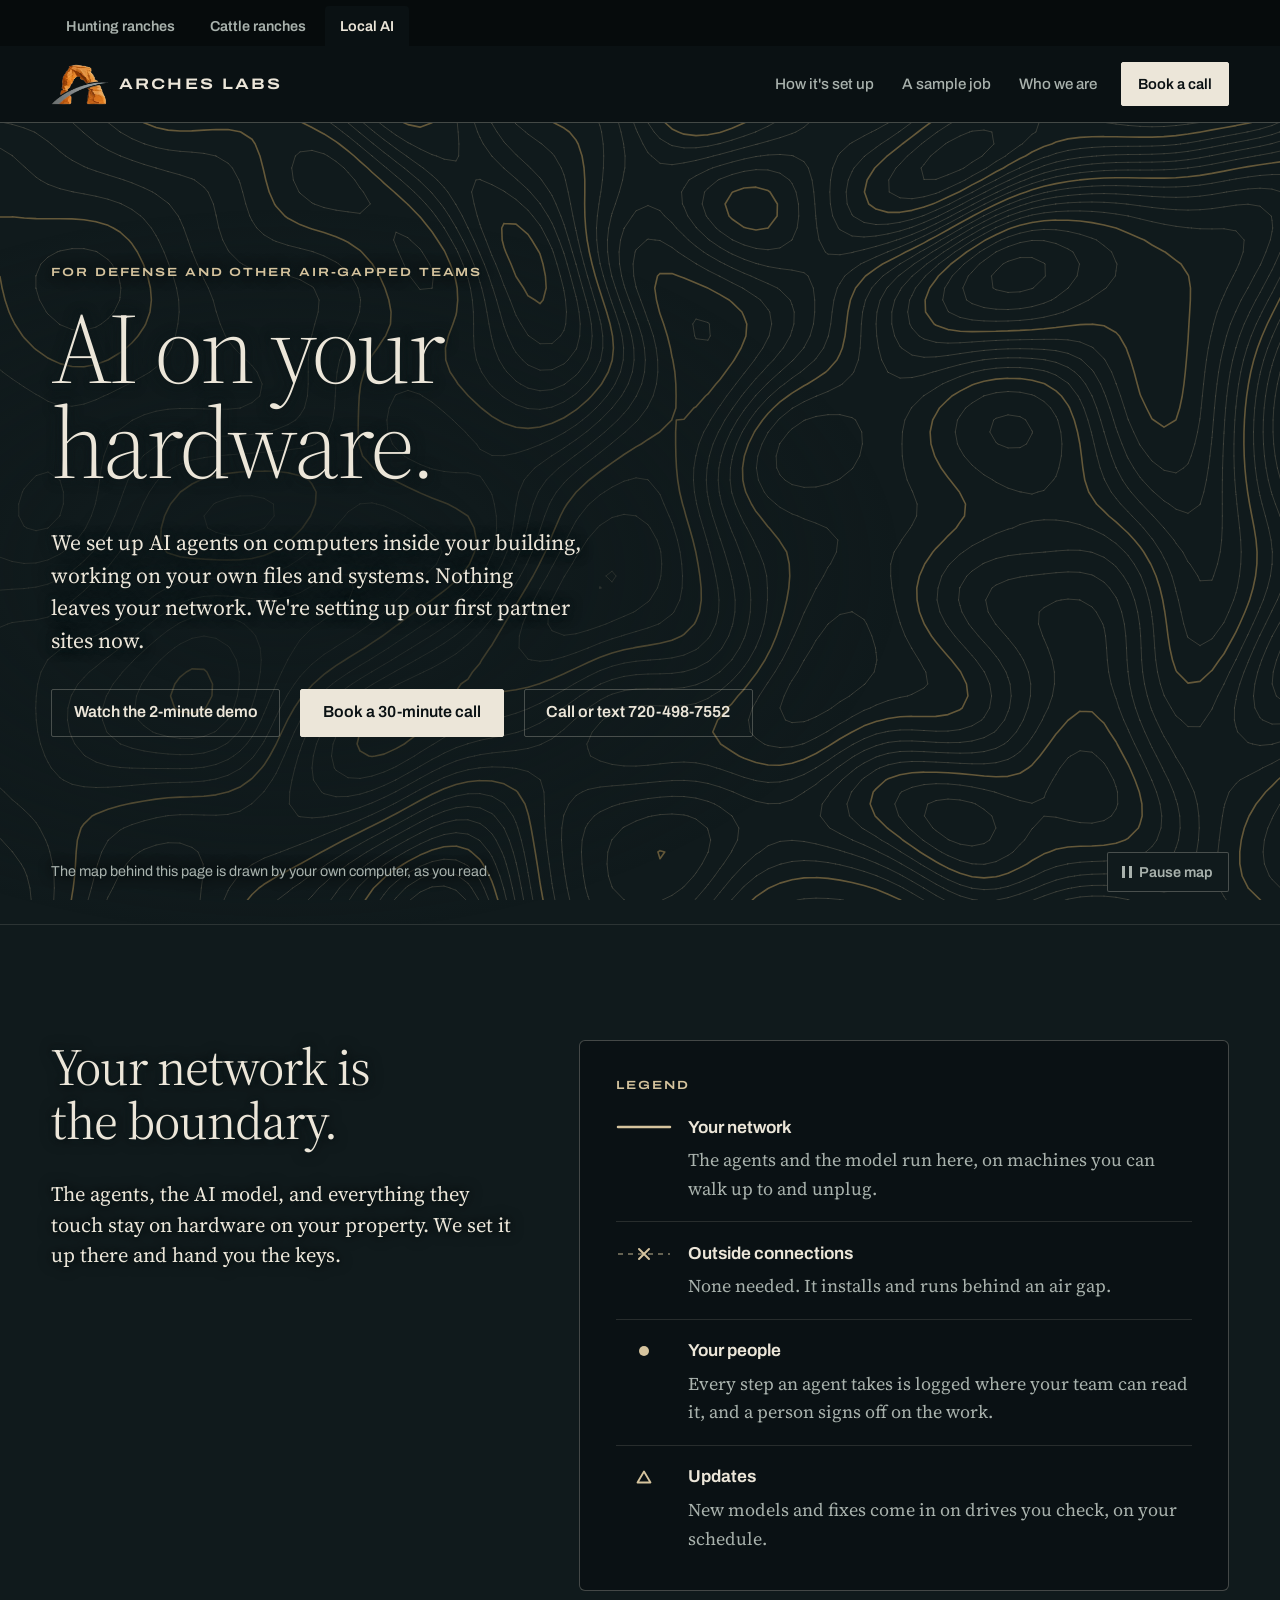
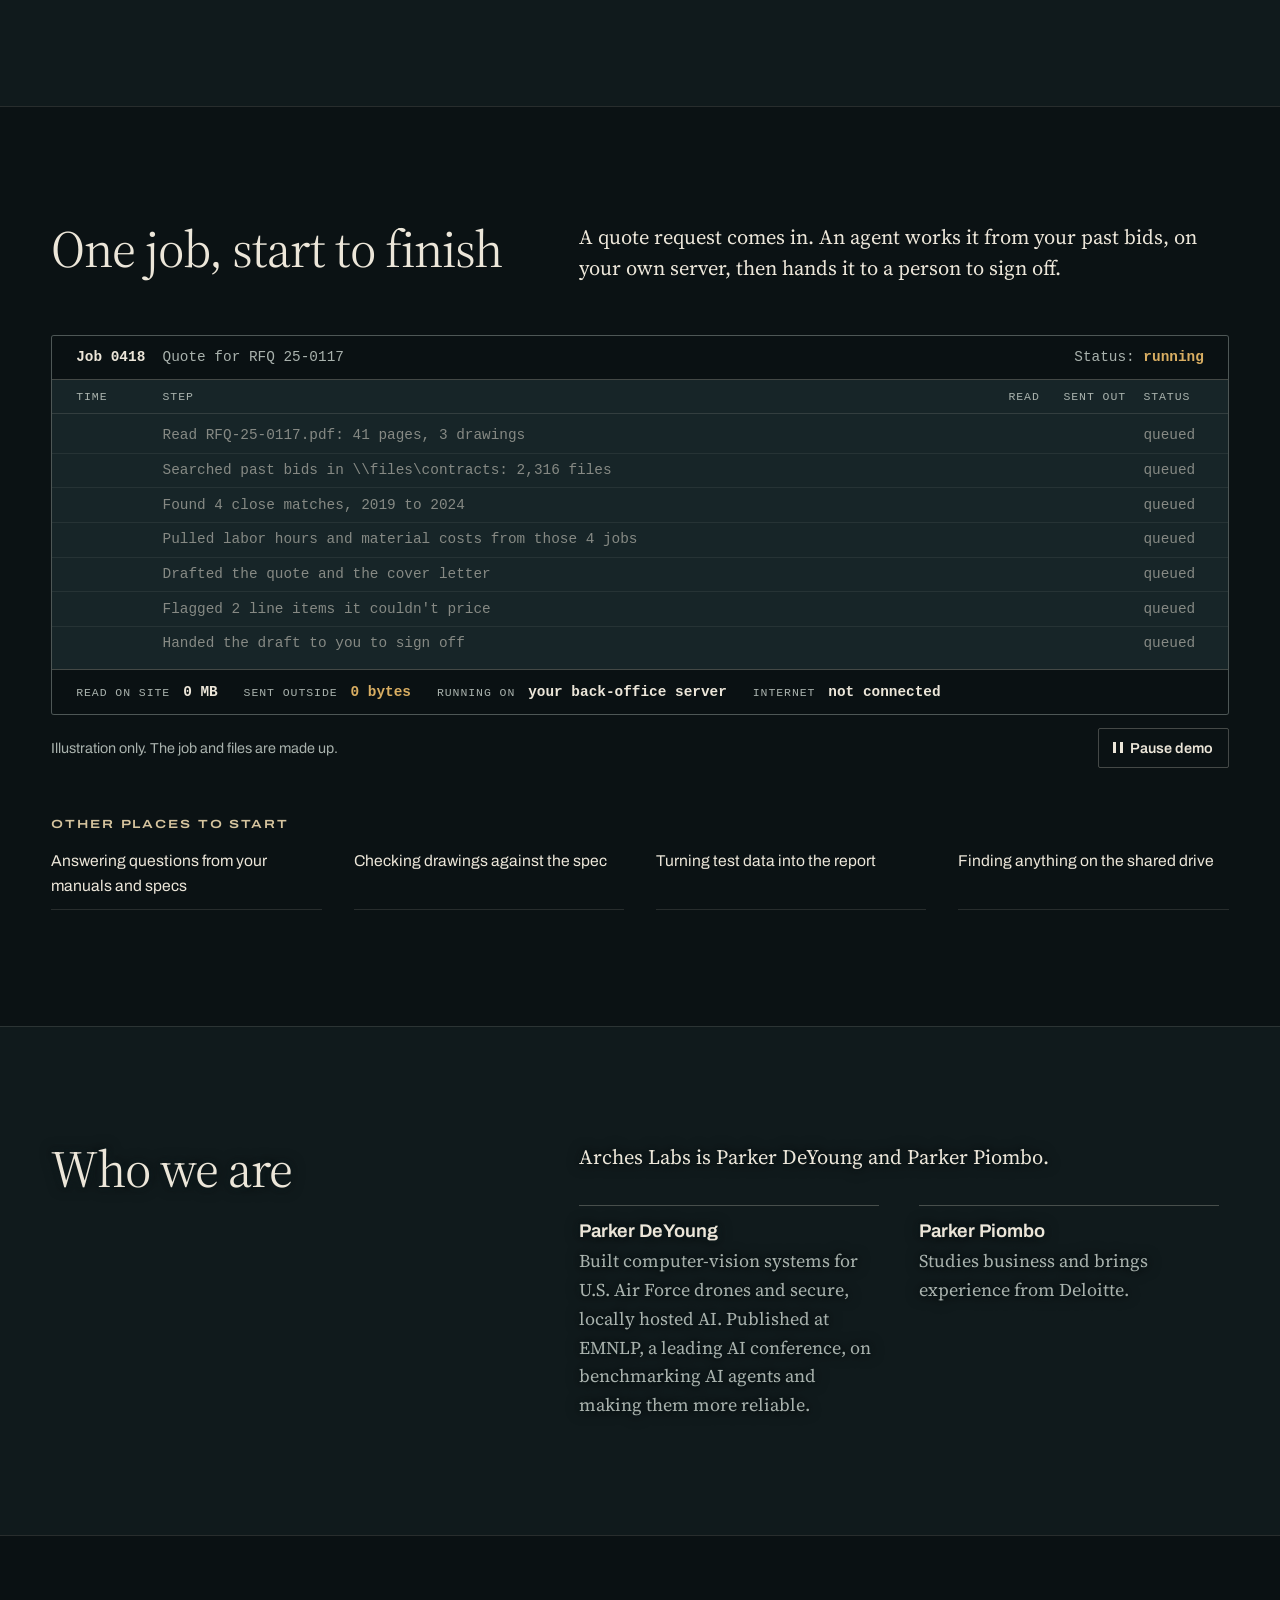
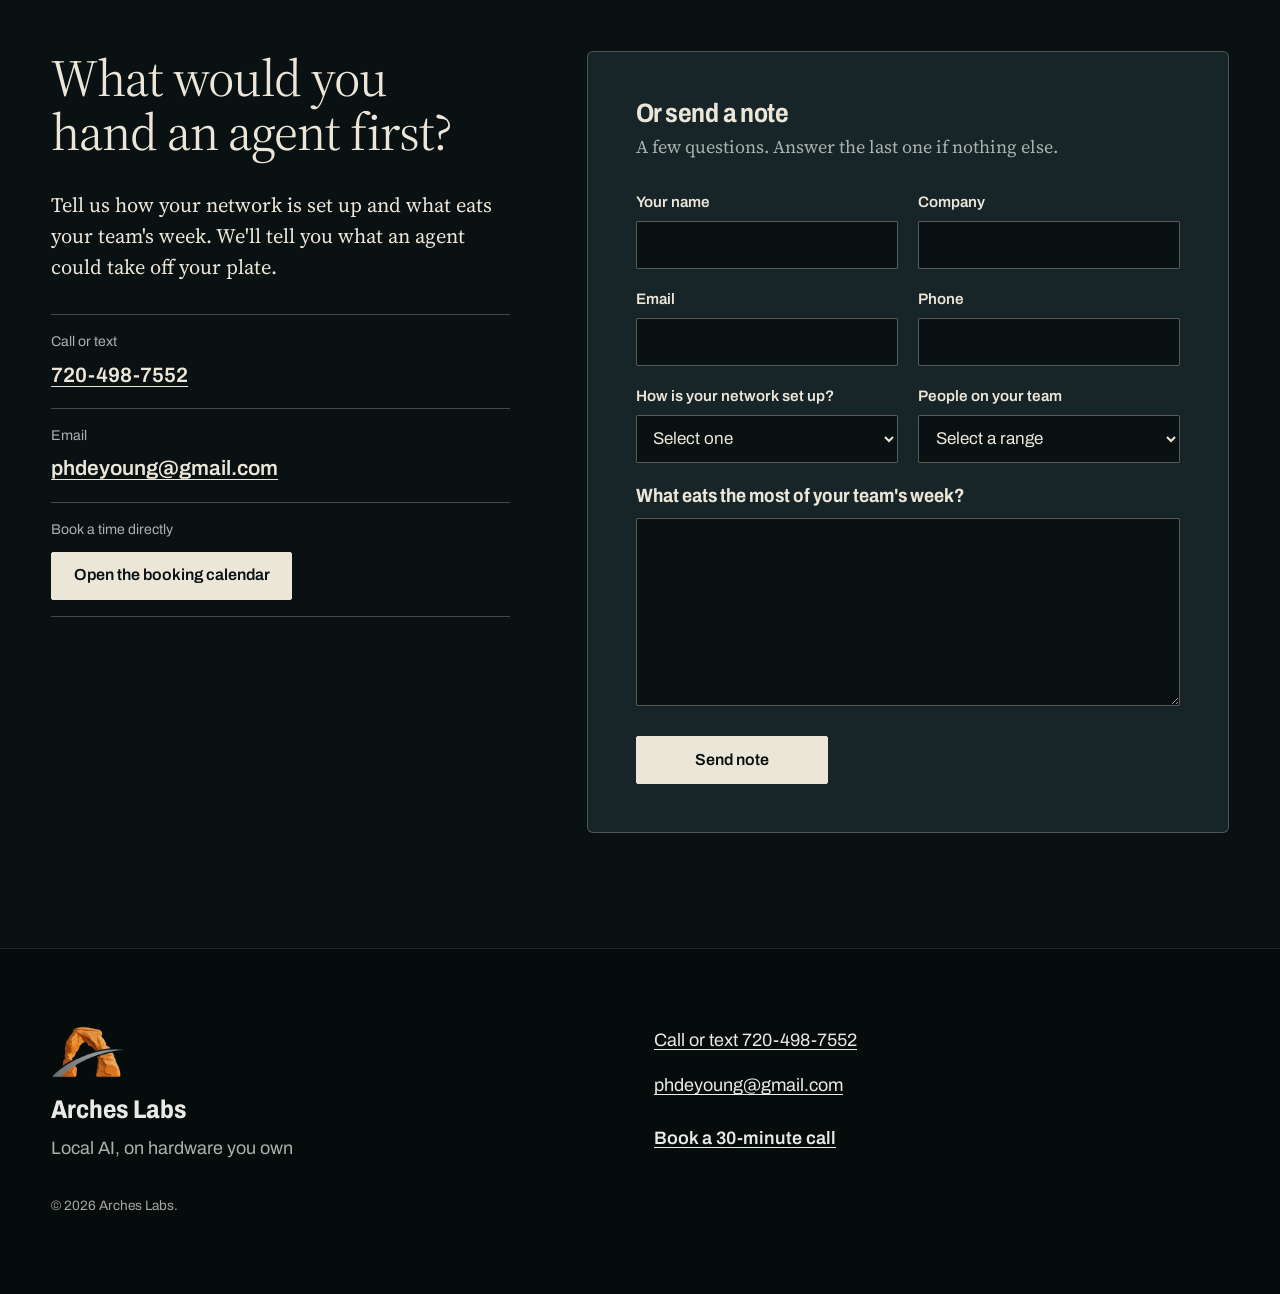
<file: local-ai/index.html>
<!doctype html>
<html lang="en">
<head>
<meta charset="utf-8">
<meta name="viewport" content="width=device-width, initial-scale=1">

<!--
  ============================================================================
  ARCHES LABS — LOCAL AI PAGE (served at /local-ai/)
  ============================================================================
  The third tab: AI agents set up on hardware the customer owns, for any small business,
  led by defense teams on air-gapped networks. Same company, booking link, phone, email,
  and form endpoint as the hunting page (../index.html), so the config block below is a
  copy of that page's: change a value there, change it here too.

  Its own look on purpose, and fewer demos: a dark topographic sheet with a contour map
  drifting behind everything (canvas.contours, drawn by assets/js/contours.js), styled by
  assets/css/local-ai.css on top of the shared styles.css. One demo (the "agent" scene in
  assets/js/demos.js). With JS off the map is a still frame (assets/img/contours.svg).

  Assets are one level up (../assets/). Every link and image path here starts with ../
  ============================================================================
-->

<title>Arches Labs — AI agents on hardware you own</title>
<meta name="description" content="AI agents set up on computers inside your building, working on your own files and systems. Nothing leaves your network. Built for defense teams on air-gapped networks and any business that keeps its data in-house.">

<link rel="canonical" href="https://archeslab.com/local-ai/">

<!-- Open Graph / Twitter -->
<meta property="og:type" content="website">
<meta property="og:site_name" content="Arches Labs">
<meta property="og:title" content="AI on your hardware">
<meta property="og:description" content="AI agents set up on hardware inside your building. Nothing leaves your network. Built for air-gapped teams: book a 30-minute call.">
<meta property="og:url" content="https://archeslab.com/local-ai/">
<meta property="og:image" content="https://archeslab.com/assets/img/local-ai-og-cover.jpg">
<meta property="og:image:width" content="1200">
<meta property="og:image:height" content="630">
<meta property="og:image:alt" content="Pale contour lines on a dark blue-green map, behind the words: AI on your hardware.">
<meta name="twitter:card" content="summary_large_image">
<meta name="twitter:title" content="AI on your hardware">
<meta name="twitter:description" content="AI agents set up on hardware inside your building. Nothing leaves your network. Built for air-gapped teams: book a 30-minute call.">
<meta name="twitter:image" content="https://archeslab.com/assets/img/local-ai-og-cover.jpg">
<meta name="twitter:image:alt" content="Pale contour lines on a dark blue-green map, behind the words: AI on your hardware.">

<meta name="theme-color" content="#101a1c">
<link rel="icon" href="../assets/img/favicon-32.png" sizes="32x32" type="image/png">
<link rel="apple-touch-icon" href="../assets/img/apple-touch-icon.png">

<link rel="preconnect" href="https://fonts.googleapis.com">
<link rel="preconnect" href="https://fonts.gstatic.com" crossorigin>
<!-- the ranch pages' two faces, with Archivo's wide end (map labels) and Source Serif's light end (headlines) -->
<link rel="stylesheet" href="https://fonts.googleapis.com/css2?family=Archivo:wdth,wght@75..125,400..700&amp;family=Source+Serif+4:ital,opsz,wght@0,8..60,300..600;1,8..60,400&amp;display=swap">
<link rel="stylesheet" href="../assets/css/styles.css">
<link rel="stylesheet" href="../assets/css/local-ai.css">
<noscript><style>.page-ai { background-image: url("../assets/img/contours.svg"); }</style></noscript>

<script id="site-config">
  /* Copy of the hunting page's config (../index.html). Keep the two in sync. */
  window.SITE_CONFIG = {
    CAL_URL:      "https://calendar.app.google/qBJynKzATiRonKVb9",
    FORM_ENDPOINT: "https://formsubmit.co/phdeyoung@gmail.com",
    PHONE:        "720-498-7552",
    PHONE_TEL:    "+17204987552",
    EMAIL:        "phdeyoung@gmail.com",
    SITE_URL:     "https://archeslab.com",                   // REPLACE_ME
    ANALYTICS_ID: ""                                              // optional
  };
</script>
</head>

<body class="page-ai">
<canvas class="contours" aria-hidden="true"></canvas>
<a class="skip-link" href="#main">Skip to content</a>

<nav class="audience" aria-label="Arches Labs pages">
  <div class="page audience__inner">
    <a class="audience__tab" href="../">Hunting<span class="audience__long">&nbsp;ranches</span></a>
    <a class="audience__tab" href="../cattle/">Cattle<span class="audience__long">&nbsp;ranches</span></a>
    <a class="audience__tab" href="./" aria-current="page">Local AI</a>
  </div>
</nav>

<header class="site-header">
  <div class="page site-header__inner">
    <!-- the lettering logo's dark red "LABS" disappears on this ground, so the name is set in type -->
    <a class="wordmark" href="#main" aria-label="Arches Labs, local AI, top of page">
      <picture>
        <source type="image/webp" srcset="../assets/img/logo-mark.webp">
        <img class="wordmark__mark" src="../assets/img/logo-mark.png" width="210" height="150" alt="">
      </picture>
      <span class="ai-wordmark">Arches Labs</span>
    </a>
    <nav class="site-nav" aria-label="Sections">
      <a href="#setup">How it's set up</a>
      <a href="#job">A sample job</a>
      <a href="#about">Who we are</a>
    </nav>
    <a class="btn btn--primary btn--small btn--book" data-book data-topic="ai-header"
       href="https://calendar.app.google/qBJynKzATiRonKVb9">
      Book a call
    </a>
  </div>
</header>

<main id="main">

  <!-- ===================================================================
       1. HERO
       Type straight on the map. The note at the bottom is shown by
       contours.js once it has drawn the map (it isn't true without JS).
       =================================================================== -->
  <section class="ai-hero ai-halo" aria-labelledby="hero-title">
    <div class="page">
      <p class="ai-label">For defense and other <span class="nowrap">air-gapped teams</span></p>
      <h1 id="hero-title">AI on your hardware.</h1>
      <p class="ai-hero__lede">
        We set up AI agents on computers inside your building, working on your own files and
        systems. Nothing leaves your network. We're setting up our first partner sites now.
      </p>
      <div class="cta-row">
        <a class="btn btn--outline-light" href="https://youtu.be/iRcHijktFcQ" target="_blank" rel="noopener">
          Watch the 2-minute demo
        </a>
        <a class="btn btn--primary btn--book" data-book data-topic="ai-intro"
           href="https://calendar.app.google/qBJynKzATiRonKVb9">
          Book a 30-minute call
        </a>
        <a class="btn btn--outline-light" data-tel href="tel:+17204987552">
          Call or text 720-498-7552
        </a>
      </div>

      <div class="ai-hero__foot">
        <p class="ai-note" data-contours-note hidden>The map behind this page is drawn by your own computer, as you read.</p>
        <button type="button" class="ai-pause" data-contours-toggle aria-pressed="false" hidden>Pause map</button>
      </div>
    </div>
  </section>

  <!-- ===================================================================
       2. HOW IT'S SET UP
       A map legend: each line style is one fact about where the work happens.
       =================================================================== -->
  <section class="ai-section ai-halo" id="setup" aria-labelledby="setup-title">
    <div class="page split">
      <div class="split__body">
        <h2 id="setup-title">Your network is the boundary.</h2>
        <p class="lede">
          The agents, the AI model, and everything they touch stay on hardware on your
          property. We set it up there and hand you the keys.
        </p>
      </div>

      <div class="ai-legend">
        <p class="ai-label ai-legend__title">Legend</p>
        <dl>
          <div class="ai-legend__row">
            <dt>
              <svg class="ai-legend__key" viewBox="0 0 56 16" aria-hidden="true" focusable="false">
                <path d="M2 8h52" fill="none" stroke="currentColor" stroke-width="2.5" stroke-linecap="round"/>
              </svg>
              Your network
            </dt>
            <dd>The agents and the model run here, on machines you can walk up to and unplug.</dd>
          </div>
          <div class="ai-legend__row">
            <dt>
              <svg class="ai-legend__key" viewBox="0 0 56 16" aria-hidden="true" focusable="false">
                <path d="M2 8h52" fill="none" stroke="currentColor" stroke-width="1.5" stroke-dasharray="5 5" opacity="0.6"/>
                <path d="M23 3l10 10M33 3L23 13" fill="none" stroke="currentColor" stroke-width="2" stroke-linecap="round"/>
              </svg>
              Outside connections
            </dt>
            <dd>None needed. It installs and runs behind an air gap.</dd>
          </div>
          <div class="ai-legend__row">
            <dt>
              <svg class="ai-legend__key" viewBox="0 0 56 16" aria-hidden="true" focusable="false">
                <circle cx="28" cy="8" r="5" fill="currentColor"/>
              </svg>
              Your people
            </dt>
            <dd>Every step an agent takes is logged where your team can read it, and a person signs off on the work.</dd>
          </div>
          <div class="ai-legend__row">
            <dt>
              <svg class="ai-legend__key" viewBox="0 0 56 16" aria-hidden="true" focusable="false">
                <path d="M28 2.5l6.5 11h-13z" fill="none" stroke="currentColor" stroke-width="1.8" stroke-linejoin="round"/>
              </svg>
              Updates
            </dt>
            <dd>New models and fixes come in on drives you check, on your schedule.</dd>
          </div>
        </dl>
      </div>
    </div>
  </section>

  <!-- ===================================================================
       3. A SAMPLE JOB (the page's one demo)
       The "agent" scene in assets/js/demos.js, drawn as the job's own log: plain
       rows and status words, no badges. Every step is listed from the start as
       queued, then runs and reads done while its Read column and "Read on site"
       climb; "Sent out" stays at 0 bytes. With JS off every row shows done.
       =================================================================== -->
  <section class="ai-section ai-section--band" id="job" aria-labelledby="job-title">
    <div class="page split">
      <h2 id="job-title">One job, start to finish</h2>
      <div class="split__body">
        <p class="lede">
          A quote request comes in. An agent works it from your past bids, on your own
          server, then hands it to a person to sign off.
        </p>
      </div>
    </div>

    <div class="page job" data-demo="agent">
      <figure class="job__stage">
        <div class="job__window" role="img" aria-label="Illustration of an AI agent working a quote request on a company's own server. It reads the 41-page request, searches 2,316 past bids on the file server, finds four close matches, pulls their labor hours and material costs, drafts the quote and cover letter, flags two line items it couldn't price, and hands the draft to a person to sign off. About 1.9 GB is read on site and nothing is sent outside.">
          <div class="job__bar" aria-hidden="true">
            <span class="job__title">Job 0418 <span class="job__sub">Quote for RFQ 25-0117</span></span>
            <span class="job__state">Status: <b data-el="state">needs your OK</b></span>
          </div>
          <div class="job__body" aria-hidden="true">
            <div class="job__cols"><span class="job__time">Time</span><span>Step</span><span class="job__read">Read</span><span class="job__sent">Sent out</span><span class="job__status">Status</span></div>
            <ol class="job__log" role="list">
              <li class="job__line" data-el="l1"><span class="job__time">08:02:14</span><span>Read <code>RFQ-25-0117.pdf</code>: 41 pages, 3 drawings</span><span class="job__read" data-el="r1">46 MB</span><span class="job__sent">0 bytes</span><span class="job__status" data-el="s1">done</span></li>
              <li class="job__line" data-el="l2"><span class="job__time">08:03:40</span><span>Searched past bids in <code>\\files\contracts</code>: 2,316 files</span><span class="job__read" data-el="r2">1.1 GB</span><span class="job__sent">0 bytes</span><span class="job__status" data-el="s2">done</span></li>
              <li class="job__line" data-el="l3"><span class="job__time">08:05:02</span><span>Found 4 close matches, 2019 to 2024</span><span class="job__read" data-el="r3">240 MB</span><span class="job__sent">0 bytes</span><span class="job__status" data-el="s3">done</span></li>
              <li class="job__line" data-el="l4"><span class="job__time">08:06:51</span><span>Pulled labor hours and material costs from those 4 jobs</span><span class="job__read" data-el="r4">440 MB</span><span class="job__sent">0 bytes</span><span class="job__status" data-el="s4">done</span></li>
              <li class="job__line" data-el="l5"><span class="job__time">08:11:23</span><span>Drafted the quote and the cover letter</span><span class="job__read" data-el="r5">30 MB</span><span class="job__sent">0 bytes</span><span class="job__status" data-el="s5">done</span></li>
              <li class="job__line" data-el="l6"><span class="job__time">08:12:05</span><span>Flagged 2 line items it couldn't price</span><span class="job__read" data-el="r6">10 MB</span><span class="job__sent">0 bytes</span><span class="job__status" data-el="s6">done</span></li>
              <li class="job__line" data-el="l7"><span class="job__time">08:12:09</span><span>Handed the draft to you to sign off</span><span class="job__read" data-el="r7">0 MB</span><span class="job__sent">0 bytes</span><span class="job__status" data-el="s7">done</span></li>
            </ol>
            <dl class="job__totals">
              <div><dt>Read on site</dt><dd data-el="read">1.9 GB</dd></div>
              <div class="job__out"><dt>Sent outside</dt><dd>0 bytes</dd></div>
              <div><dt>Running on</dt><dd>your back-office server</dd></div>
              <div><dt>Internet</dt><dd>not connected</dd></div>
            </dl>
          </div>
        </div>
        <figcaption class="demo__caption">
          <span>Illustration only. The job and files are made up.</span>
          <button type="button" class="demo__toggle" data-el="toggle" hidden>Pause</button>
        </figcaption>
      </figure>

      <div class="ai-also">
        <p class="ai-label">Other places to start</p>
        <ul role="list">
          <li>Answering questions from your manuals and specs</li>
          <li>Checking drawings against the spec</li>
          <li>Turning test data into the report</li>
          <li>Finding anything on the shared drive</li>
        </ul>
      </div>
    </div>
  </section>

  <!-- ===================================================================
       4. WHO WE ARE
       Text only on this page (the founder photos are hunting photos).
       =================================================================== -->
  <section class="ai-section ai-halo" id="about" aria-labelledby="who-title">
    <div class="page split">
      <h2 id="who-title">Who we are</h2>
      <div class="split__body">
        <p class="lede">Arches Labs is Parker DeYoung and Parker Piombo.</p>
        <ul class="ai-people" role="list">
          <li>
            <h3 class="ai-people__name">Parker DeYoung</h3>
            <p>Built computer-vision systems for U.S. Air Force drones and secure, locally hosted
            AI. Published at EMNLP, a leading AI conference, on benchmarking AI agents and making
            them more reliable.</p>
          </li>
          <li>
            <h3 class="ai-people__name">Parker Piombo</h3>
            <p>Studies business and brings experience from Deloitte.</p>
          </li>
        </ul>
      </div>
    </div>
  </section>

  <!-- ===================================================================
       5. CONTACT
       Same form and endpoint as the ranch pages, with this page's questions.
       =================================================================== -->
  <section class="ai-section ai-section--solid" id="contact" aria-labelledby="contact-title">
    <div class="page contact">
      <div class="contact__info">
      <h2 id="contact-title">What would you hand an agent first?</h2>
      <p class="lede">
        Tell us how your network is set up and what eats your team's week. We'll tell you
        what an agent could take off your plate.
      </p>

      <div class="contact-methods">
        <p class="contact-method">
          <span class="contact-method__label">Call or text</span>
          <a class="contact-method__value" data-tel href="tel:+17204987552">720-498-7552</a>
        </p>
        <p class="contact-method">
          <span class="contact-method__label">Email</span>
          <a class="contact-method__value" data-email href="mailto:phdeyoung@gmail.com">phdeyoung@gmail.com</a>
        </p>
        <p class="contact-method">
          <span class="contact-method__label">Book a time directly</span>
          <a class="btn btn--primary btn--book" data-book data-topic="ai-contact"
             href="https://calendar.app.google/qBJynKzATiRonKVb9">
            Open the booking calendar
          </a>
        </p>
      </div>
      </div>

      <div class="form-panel">
        <h3 id="form-title">Or send a note</h3>
        <p class="form-panel__intro">A few questions. Answer the last one if nothing else.</p>

        <form id="contact-form" method="post"
              action="https://formsubmit.co/phdeyoung@gmail.com"
              aria-labelledby="form-title" aria-describedby="form-status">

          <div class="field">
            <label for="f-name">Your name</label>
            <input id="f-name" name="name" type="text" autocomplete="name" required>
          </div>

          <div class="field">
            <label for="f-operation">Company</label>
            <input id="f-operation" name="operation" type="text" autocomplete="organization">
          </div>

          <div class="field">
            <label for="f-email">Email</label>
            <input id="f-email" name="email" type="email" autocomplete="email" required>
          </div>

          <div class="field">
            <label for="f-phone">Phone</label>
            <input id="f-phone" name="phone" type="tel" autocomplete="tel" inputmode="tel">
          </div>

          <div class="field">
            <label for="f-network">How is your network set up?</label>
            <select id="f-network" name="network">
              <option value="">Select one</option>
              <option value="air-gapped">Air-gapped</option>
              <option value="closed">Closed network, no internet</option>
              <option value="online-in-house">On the internet, but data stays in-house</option>
              <option value="not-sure">Not sure</option>
            </select>
          </div>

          <div class="field">
            <label for="f-team">People on your team</label>
            <select id="f-team" name="team">
              <option value="">Select a range</option>
              <option value="under-25">Under 25</option>
              <option value="25-100">25 to 100</option>
              <option value="100-500">100 to 500</option>
              <option value="500-plus">500 or more</option>
            </select>
          </div>

          <div class="field field--wide">
            <label for="f-week">What eats the most of your team's week?</label>
            <textarea id="f-week" name="week" rows="6"></textarea>
          </div>

          <!-- research tag: set from the section CTA the visitor clicked (JS). No-JS default below. -->
          <input type="hidden" id="f-topic" name="topic" value="ai-general">
          <!-- FormSubmit settings: who gets a copy, the email subject, and the email layout -->
          <input type="hidden" name="_cc" value="parkerpiombo@gmail.com">
          <input type="hidden" name="_subject" value="New note from the Arches Labs local AI page">
          <input type="hidden" name="_template" value="table">
          <!-- spam honeypot: real people leave this empty; not a counted field -->
          <div class="hp" aria-hidden="true">
            <label for="f-company-url">Company website</label>
            <input id="f-company-url" name="company_url" type="text" tabindex="-1" autocomplete="off">
          </div>

          <div class="form-actions">
            <button type="submit" class="btn btn--primary">Send note</button>
          </div>

          <p id="form-status" class="form-status" role="status" aria-live="polite"></p>
        </form>
      </div>
    </div>
  </section>

</main>

<footer class="site-footer">
  <div class="page">
    <div class="footer-grid">
      <div>
        <picture>
          <source type="image/webp" srcset="../assets/img/logo-mark.webp">
          <img class="footer-mark" src="../assets/img/logo-mark.png" width="210" height="150" loading="lazy" decoding="async" alt="">
        </picture>
        <p class="footer-brand">Arches Labs</p>
        <p class="footer-place">Local AI, on hardware you own</p>
      </div>
      <ul class="footer-contact" role="list">
        <li><a data-tel href="tel:+17204987552">Call or text 720-498-7552</a></li>
        <li><a data-email href="mailto:phdeyoung@gmail.com">phdeyoung@gmail.com</a></li>
        <li>
          <a class="btn--book" data-book data-topic="ai-footer"
             href="https://calendar.app.google/qBJynKzATiRonKVb9">
            Book a 30-minute call
          </a>
        </li>
      </ul>
    </div>

    <p class="footer-legal">&copy; 2026 Arches Labs.</p>
  </div>
</footer>

<script src="../assets/js/enhance.js" defer></script>
<script src="../assets/js/contours.js" defer></script>
<script src="../assets/js/demos.js" defer></script>
</body>
</html>
</file>
<file: assets/css/styles.css>
/* ==========================================================================
   Arches Labs — landing page styles

   Type: Archivo (headings, nav, buttons, labels; variable width, set semi-condensed
   for headings) and Source Serif 4 (reading text). Both load from Google Fonts in
   <head>; the fallbacks below keep the page readable if they're blocked.

   Scale: the root font size grows with the window, from 16px on laptops to 20px on
   big monitors (and when the browser is zoomed out). Every size, gutter, and
   container below is in rem, so the whole page scales together instead of sitting
   in a narrow column in the middle of a wide screen.

   Palette (AA-checked where used as text):
     --paper    #E9EAE6  page background (cool high-desert stone)
     --mist     #F5F3EE  raised surfaces (form panel, light buttons)
     --ink      #22271F  body text on paper, ~13:1
     --ink-soft #454A3E  secondary text on paper, ~6:1
     --slate    #33475A  primary buttons and links on paper, ~7:1
     --sage     #7E8768  hairlines only (not text)
     --rust     #A24E2C  accents, focus ring, link hover
     --night    #1B211C  security section background; text on it is --on-night (~14:1)
                         and --on-night-soft (~8:1)
     --stone    #DDE0D7  records section band; ink stays ~12:1, ink-soft ~7:1
   ========================================================================== */

:root {
  --paper: #e9eae6;
  --mist: #f5f3ee;
  --ink: #22271f;
  --ink-soft: #454a3e;
  --slate: #33475a;
  --slate-dark: #26374a;
  --sage: #7e8768;
  --rust: #a24e2c;
  --rust-light: #e0824f;
  --night: #1b211c;
  --on-night: #ecebe4;
  --on-night-soft: #b8bbae;
  --line: #c3c8ba;
  --line-night: rgba(236, 235, 228, 0.16);
  --stone: #dde0d7;   /* a step darker than paper, for alternating section bands */

  --display: "Archivo", "Arial Narrow", "Helvetica Neue", Arial, sans-serif;
  --ui: "Archivo", -apple-system, BlinkMacSystemFont, "Segoe UI", Roboto, Arial, sans-serif;
  --text: "Source Serif 4", "Iowan Old Style", Georgia, "Times New Roman", serif;
  --mono: ui-monospace, "SF Mono", SFMono-Regular, Menlo, Consolas, monospace;

  --page: 82rem;        /* widest content row */
  --measure: 40rem;     /* longest comfortable line of body text */
  --gutter: clamp(1.25rem, 4vw, 3.5rem);
  --space: clamp(4rem, 9vw, 8.5rem);
}

/* ----- base ----- */
*, *::before, *::after { box-sizing: border-box; }
html {
  -webkit-text-size-adjust: 100%;
  font-size: clamp(100%, 0.4rem + 0.65vw, 125%);
  scroll-behavior: smooth;
}
body {
  margin: 0;
  background: var(--paper);
  color: var(--ink);
  font-family: var(--text);
  font-size: 1.0625rem;
  line-height: 1.6;
  font-optical-sizing: auto;
  -webkit-font-smoothing: antialiased;
  text-rendering: optimizeLegibility;
}
@media (min-width: 48rem) { body { font-size: 1.125rem; } }
img { max-width: 100%; height: auto; display: block; }
picture { display: block; }

h1, h2, h3, h4 {
  font-family: var(--display);
  font-weight: 700;
  font-stretch: 85%;
  line-height: 1.05;
  letter-spacing: -0.01em;
  margin: 0 0 0.6em;
  text-wrap: balance;
}
h1 {
  font-size: clamp(2.6rem, 1.4rem + 5vw, 6.25rem);
  font-weight: 800;
  font-stretch: 78%;
  line-height: 0.94;
  letter-spacing: -0.015em;
}
h2 {
  font-size: clamp(2.1rem, 1.3rem + 2.6vw, 3.25rem);
  font-weight: 750;
  font-stretch: 80%;
  line-height: 1;
}
h3 { font-size: clamp(1.35rem, 1.1rem + 0.7vw, 1.7rem); }
h4 { font-size: 1.15rem; font-weight: 650; font-stretch: 90%; line-height: 1.2; letter-spacing: 0; }
p { margin: 0 0 1.1em; text-wrap: pretty; }
a { color: var(--slate); text-decoration-thickness: 1px; text-underline-offset: 0.18em; }
a:hover { color: var(--rust); }

.lede { font-size: clamp(1.15rem, 1rem + 0.35vw, 1.35rem); line-height: 1.5; }

/* ----- focus ----- */
:focus-visible {
  outline: 2px solid var(--rust);
  outline-offset: 3px;
  border-radius: 2px;
}

/* ----- skip link ----- */
.skip-link {
  position: absolute;
  left: -9999px;
  top: 0;
  background: var(--slate);
  color: #fff;
  font-family: var(--ui);
  padding: 0.75rem 1rem;
  z-index: 10;
}
.skip-link:focus { left: 0.5rem; top: 0.5rem; }

/* ----- layout ----- */
.page {
  width: 100%;
  max-width: calc(var(--page) + 2 * var(--gutter));
  margin-inline: auto;
  padding-inline: var(--gutter);
}
.section { padding-block: var(--space); }

/* heading on the left, text on the right (stacks on phones) */
.split { display: grid; gap: 1.25rem 0; }
.split__body { max-width: var(--measure); }
.split__body > :last-child { margin-bottom: 0; }
.split > h2, .split > h3 { margin-bottom: 0; }
@media (min-width: 64rem) {
  .split {
    grid-template-columns: minmax(0, 5fr) minmax(0, 7fr);
    column-gap: clamp(2.5rem, 5vw, 6rem);
    align-items: start;
  }
}

/* ----- buttons ----- */
.btn {
  display: inline-flex;
  align-items: center;
  justify-content: center;
  min-height: 3rem;
  padding: 0.8rem 1.35rem;
  border-radius: 2px;
  border: 1.5px solid transparent;
  font-family: var(--ui);
  font-size: 1rem;
  font-weight: 600;
  font-stretch: 100%;
  line-height: 1.15;
  text-decoration: none;
  cursor: pointer;
  transition: background-color 120ms linear, color 120ms linear, border-color 120ms linear;
}
.btn--small { min-height: 2.75rem; padding: 0.55rem 1rem; font-size: 0.92rem; }
.btn--primary { background: var(--slate); color: #fff; border-color: var(--slate); }
.btn--primary:hover { background: var(--slate-dark); border-color: var(--slate-dark); color: #fff; }
.btn--ghost { background: transparent; color: var(--slate); border-color: var(--slate); }
.btn--ghost:hover { background: color-mix(in srgb, var(--slate) 8%, transparent); color: var(--slate); }
.btn--light { background: var(--mist); color: var(--ink); border-color: var(--mist); }
.btn--light:hover { background: #fff; border-color: #fff; color: var(--ink); }
.btn--outline-light { background: transparent; color: #fff; border-color: rgba(255, 255, 255, 0.7); }
.btn--outline-light:hover { background: rgba(255, 255, 255, 0.12); border-color: #fff; color: #fff; }

.cta-row {
  display: flex;
  flex-wrap: wrap;
  align-items: center;
  gap: 0.9rem 1.25rem;
  margin-top: 2rem;
}
.link-note {
  font-family: var(--ui);
  font-size: 0.98rem;
  color: var(--slate);
  text-decoration: underline;
}

/* ----- page tabs: hunting ranches | cattle ranches | local AI -----
   A thin ink strip above the header on every page. The current page's tab is paper, so
   it reads as joined to the header under it (local-ai.css recolors it for that page).
   Shown at every width: the section nav is hidden on phones, and this is how a cattle
   rancher finds their page. On small phones the tabs drop "ranches" to fit in a row. */
.audience { background: var(--ink); }
.audience__inner { display: flex; gap: 0.25rem; padding-top: 0.4rem; }
.audience__tab {
  display: inline-flex;
  align-items: center;
  min-height: 2.5rem;
  padding: 0.3rem 0.95rem;
  border-radius: 4px 4px 0 0;
  font-family: var(--ui);
  font-size: 0.9rem;
  font-weight: 600;
  color: #cfd2c8;
  text-decoration: none;
}
.audience__tab:hover {
  color: #fff;
  text-decoration: underline;
  text-decoration-color: var(--rust-light);
  text-underline-offset: 0.35em;
}
.audience__tab[aria-current="page"] { background: var(--paper); color: var(--ink); text-decoration: none; }
@media (max-width: 29.99rem) { .audience__long { display: none; } }
.audience :focus-visible { outline-color: var(--rust-light); outline-offset: -3px; }

/* ----- header ----- */
.site-header { background: var(--paper); border-bottom: 1px solid var(--line); }
.site-header__inner {
  display: flex;
  align-items: center;
  gap: 1.5rem;
  min-height: 4.75rem;
}
/* logo: the arch mark beside the ARCHES / LABS lettering, both cut from the logo art */
.wordmark {
  display: inline-flex;
  align-items: center;
  gap: 0.6rem;
  margin-right: auto;
  padding-block: 0.5rem;
  text-decoration: none;
}
.wordmark picture { flex: none; }
.wordmark__mark { height: 3rem; width: auto; }
.wordmark__text { height: 2.35rem; width: auto; }
.site-nav { display: none; gap: clamp(1.25rem, 2.2vw, 2.25rem); }
.site-nav a {
  padding-block: 0.5rem;
  font-family: var(--ui);
  font-size: 0.95rem;
  font-weight: 500;
  color: var(--ink-soft);
  text-decoration: none;
}
.site-nav a:hover {
  color: var(--ink);
  text-decoration: underline;
  text-decoration-color: var(--rust);
  text-underline-offset: 0.4em;
}
@media (min-width: 56rem) { .site-nav { display: flex; } }
/* the cattle page lists seven sections, so its nav waits for a little more room */
@media (min-width: 56rem) and (max-width: 61.99rem) { .site-nav--long { display: none; } }

/* ----- hero ----- */
.hero {
  position: relative;
  display: flex;
  align-items: flex-end;
  min-height: clamp(34rem, 88vh, 60rem);
  min-height: clamp(34rem, 88svh, 60rem);
  overflow: hidden;
  isolation: isolate;
  background: #2d3328;
  color: #fff;
}
.hero__media { position: absolute; inset: 0; z-index: 0; }
.hero__img { width: 100%; height: 100%; object-fit: cover; object-position: 50% 40%; }
.hero::after {
  content: "";
  position: absolute;
  inset: 0;
  z-index: 1;
  background:
    linear-gradient(to top, rgba(16, 19, 14, 0.9) 0%, rgba(16, 19, 14, 0.55) 40%, rgba(16, 19, 14, 0.08) 72%, rgba(16, 19, 14, 0) 100%),
    linear-gradient(to right, rgba(16, 19, 14, 0.45) 0%, rgba(16, 19, 14, 0) 60%);
}
.hero__body {
  position: relative;
  z-index: 2;
  padding-top: 8rem;
  padding-bottom: clamp(3rem, 7vw, 6rem);
}
.hero h1 { max-width: 12ch; margin-bottom: 0.4em; color: #fff; }
.hero__lede {
  max-width: 34rem;
  margin: 0;
  font-size: clamp(1.15rem, 1rem + 0.45vw, 1.4rem);
  line-height: 1.5;
  color: rgba(255, 255, 255, 0.9);
}
/* cattle page: the cows stand right of center, so narrow screens crop toward them */
.hero--herd .hero__img { object-position: 82% 62%; }

/* ----- what we build: drone solutions and ranch software, right under the hero -----
   Two equal white panels on a stone band. Each line is a link down to the section that
   shows it, so the panels double as a table of contents. */
.section--solutions { padding-block: clamp(3rem, 6vw, 5.5rem); }
.solutions__title { margin: 0 0 clamp(1.5rem, 3vw, 2.25rem); font-size: clamp(1.7rem, 1.2rem + 1.4vw, 2.4rem); }
.solutions__grid { display: grid; gap: 1.25rem clamp(1.25rem, 2.5vw, 2rem); }
@media (min-width: 56rem) {
  .solutions__grid { grid-template-columns: repeat(2, minmax(0, 1fr)); }
}
.solution {
  display: flex;
  flex-direction: column;
  padding: clamp(1.5rem, 3vw, 2.25rem);
  border: 1px solid var(--line);
  border-radius: 6px;
  background: #fff;
  box-shadow: 0 20px 40px -32px rgba(34, 39, 31, 0.55);
}
.solution__top { display: flex; align-items: center; gap: 0.9rem; margin-bottom: 0.8rem; }
.solution__icon { flex: none; width: 2.75rem; height: 2.75rem; }
.solution h3 { margin: 0; font-size: clamp(1.45rem, 1.2rem + 0.6vw, 1.8rem); }
.solution > p { margin: 0 0 1.4rem; font-size: 1.05rem; color: var(--ink-soft); }
.solution__list { list-style: none; margin: auto 0 0; padding: 0; }
.solution__list a {
  display: grid;
  grid-template-columns: minmax(0, 1fr) auto;
  column-gap: 1rem;
  align-items: center;
  padding: 0.8rem 0;
  border-top: 1px solid var(--line);
  color: var(--ink);
  text-decoration: none;
}
.solution__list li:last-child a { border-bottom: 1px solid var(--line); }
.solution__name { grid-column: 1; font-family: var(--ui); font-size: 1.02rem; font-weight: 700; }
.solution__what { grid-column: 1; font-size: 0.95rem; color: var(--ink-soft); }
.solution__list a::after {
  content: "→";
  grid-column: 2;
  grid-row: 1 / span 2;
  font-family: var(--ui);
  color: var(--rust);
  transition: transform 150ms ease;
}
.solution__list a:hover { color: var(--ink); }
.solution__list a:hover .solution__name { text-decoration: underline; text-decoration-color: var(--rust); text-underline-offset: 0.2em; }
.solution__list a:hover::after { transform: translateX(3px); }
/* the other page: a bordered row under the two panels, its button in the site's
   outline style so it doesn't compete with "Book a call" */
.switch {
  display: flex;
  flex-wrap: wrap;
  align-items: center;
  justify-content: space-between;
  gap: 0.9rem 2rem;
  margin-top: clamp(1.25rem, 2.5vw, 2rem);
  padding: 1rem clamp(1.25rem, 3vw, 2.25rem);
  border: 1px solid var(--line);
  border-radius: 6px;
  background: rgba(255, 255, 255, 0.55);
}
.switch__text { margin: 0; font-size: 1.05rem; color: var(--ink-soft); }
.switch__text b { margin-right: 0.3rem; font-family: var(--ui); font-weight: 700; color: var(--ink); }
.switch__btn { flex: none; }
.switch__btn::after { content: "→"; margin-left: 0.55rem; transition: transform 150ms ease; }
.switch__btn:hover::after { transform: translateX(3px); }
@media (max-width: 39.99rem) { .switch__btn { width: 100%; } }

/* ----- who we are ----- */
.founders {
  list-style: none;
  margin: clamp(2.75rem, 5vw, 4.5rem) 0 0;
  padding: 0;
  display: grid;
  gap: 3rem;
}
@media (min-width: 48rem) {
  .founders { grid-template-columns: repeat(2, minmax(0, 1fr)); gap: 2.5rem clamp(2rem, 4vw, 4rem); }
}
.founder { display: grid; gap: 1.1rem; align-content: start; }
@media (min-width: 64rem) {
  .founder {
    grid-template-columns: minmax(0, 2fr) minmax(0, 3fr);
    grid-template-rows: auto 1fr;
    column-gap: clamp(1.25rem, 2vw, 2rem);
    row-gap: 0.6rem;
  }
  .founder__photo { grid-row: 1 / span 2; }
}
.founder__photo { background: var(--sage); border-radius: 2px; overflow: hidden; }
.founder__photo img { width: 100%; aspect-ratio: 4 / 5; object-fit: cover; }
.founder__name { margin: 0; font-size: 1.5rem; }
.founder__line { margin: 0; font-size: 1rem; line-height: 1.6; color: var(--ink-soft); }

/* ----- full-bleed photo section (surveys) ----- */
.section--bleed { padding-top: 0; }
.bleed { margin: 0 0 var(--space); background: var(--sage); }
.bleed img { width: 100%; height: clamp(16rem, 62vh, 44rem); object-fit: cover; }

/* ----- short points beside a photo: stacked (hunts) or two by two (cattle) ----- */
.points { list-style: none; margin: 0; padding: 0; display: grid; gap: 1.75rem clamp(1.5rem, 3vw, 3rem); }
.points li { padding-top: 1rem; border-top: 1px solid var(--line); }
.points h3 { margin: 0 0 0.45rem; font-size: 1.2rem; font-stretch: 88%; line-height: 1.2; }
.points p { margin: 0; font-size: 1rem; line-height: 1.55; color: var(--ink-soft); }
.points--stack { margin: 2rem 0 0; gap: 1.25rem; }
.points--2 { margin: 2rem 0 0; }
@media (min-width: 40rem) {
  .points--2 { grid-template-columns: repeat(2, minmax(0, 1fr)); }
}

/* ----- surveys: flight demo + live dashboard -----
   One "app window": the map (inline SVG) beside a dashboard panel on wide screens,
   the panel under the map below 72rem. Species colors were run through the dataviz
   palette validator (colorblind separation and 3:1 against the map ground). */
.survey {
  --map-ground: #e4e7dc;
  --sp-deer: #2d6fb7;
  --sp-elk: #d0602e;
  --sp-pronghorn: #1c9269;
  /* cattle page head count: the same three validated hues */
  --sp-cow: #2d6fb7;
  --sp-calf: #1c9269;
  --sp-bull: #d0602e;
  --up-good: #2e6b34;
  margin-top: clamp(2.75rem, 5vw, 4.5rem);
}
.survey__stage { margin: 0; }
.survey__window {
  background: var(--mist);
  border: 1px solid var(--line);
  border-radius: 6px;
  overflow: hidden;
  box-shadow: 0 1.5rem 3rem -2rem rgba(34, 39, 31, 0.45);
}
.survey__bar {
  display: flex;
  align-items: center;
  justify-content: space-between;
  gap: 1rem;
  padding: 0.55rem 0.9rem;
  border-bottom: 1px solid var(--line);
  font-family: var(--ui);
  font-size: 0.85rem;
  line-height: 1.3;
}
.survey__bar-title { font-weight: 700; }
.survey__bar-sub { margin-left: 0.4rem; font-weight: 400; color: var(--ink-soft); }
.survey__bar-live {
  display: inline-flex;
  align-items: center;
  gap: 0.6rem;
  white-space: nowrap;
  color: var(--ink-soft);
  font-variant-numeric: tabular-nums;
}
.survey__pill {
  display: inline-flex;
  align-items: center;
  gap: 0.35rem;
  padding: 0.1rem 0.55rem;
  border-radius: 999px;
  background: var(--paper);
  color: var(--ink);
  font-size: 0.72rem;
  font-weight: 700;
  letter-spacing: 0.06em;
  text-transform: uppercase;
}
.survey__pill::before {
  content: "";
  width: 0.45rem; height: 0.45rem;
  border-radius: 50%;
  background: var(--sage);
}
.survey.is-flying .survey__pill { background: var(--rust); color: #fff; }
.survey.is-flying .survey__pill::before { background: #fff; animation: sd-blink 1.2s ease-in-out infinite; }
.survey.is-paused .survey__pill::before { animation-play-state: paused; }
@keyframes sd-blink { 50% { opacity: 0.25; } }

.survey__body { display: grid; }
.survey__map { position: relative; background: var(--map-ground); }
.survey__map > svg { display: block; width: 100%; height: 100%; }
@media (min-width: 72rem) {
  .survey__body { grid-template-columns: minmax(0, 1.7fr) minmax(0, 1fr); }
}

/* map text + marks */
.sd-label {
  font: 600 12px/1 var(--mono);
  letter-spacing: 0.08em;
  fill: var(--ink-soft);
}
.sd-label--cam { font-size: 10px; fill: #e9eae6; fill-opacity: 0.85; }
.sd-cam-id { font: 700 11px/1 var(--mono); letter-spacing: 0.06em; fill: #ffd9a0; }
.sd-a circle { stroke: #fff; stroke-width: 2; }
.sd-a--deer circle { fill: var(--sp-deer); }
.sd-a--elk circle { fill: var(--sp-elk); }
.sd-a--pronghorn circle { fill: var(--sp-pronghorn); }
.sd-a--cow circle { fill: var(--sp-cow); }
.sd-a--calf circle { fill: var(--sp-calf); }
.sd-a--bull circle { fill: var(--sp-bull); }
.sd-a--unknown circle { fill: #fff; stroke: var(--ink-soft); stroke-width: 1.4; stroke-dasharray: 2.4 1.6; }
.sd-a--unknown text { font: 700 7px/1 var(--ui); fill: var(--ink); text-anchor: middle; }
/* no JS: the finished survey, so no live camera */
.survey:not(.survey--live) .sd-cam { display: none; }
@media (max-width: 30rem) {
  .sd-label { font-size: 14px; }
  .sd-cam text { display: none; }   /* too small to read on a phone; the panel says the same */
}

.survey__card {
  position: absolute;
  right: 0.75rem;
  bottom: 0.75rem;
  width: 16.5rem;
  display: flex;
  gap: 0.55rem;
  align-items: flex-start;
  padding: 0.55rem 0.7rem;
  border-radius: 8px;
  background: rgba(255, 255, 255, 0.97);
  color: var(--ink);
  font-family: var(--ui);
  font-size: 0.78rem;
  line-height: 1.35;
  box-shadow: 0 8px 24px -12px rgba(34, 39, 31, 0.55);
  transition: opacity 260ms ease, transform 260ms ease;
}
.survey__card-icon { flex: none; margin-top: 0.1rem; }
.survey__card-body { display: block; min-width: 0; }
.survey__card-title { display: block; font-weight: 700; }
.survey__card-text { display: block; color: var(--ink-soft); }
.survey--live .survey__card:not(.is-shown) { opacity: 0; transform: translateY(0.5rem); }

/* the dashboard panel */
.survey__panel {
  display: grid;
  align-content: start;
  gap: 1.1rem 1.75rem;
  grid-template-areas: "head" "cover" "total" "species" "slot";
  padding: 1rem 1.1rem 1.15rem;
  border-top: 1px solid var(--line);
  font-family: var(--ui);
  font-size: 0.9rem;
  line-height: 1.35;
}
@media (min-width: 40rem) and (max-width: 71.99rem) {
  .survey__panel {
    grid-template-columns: minmax(0, 1fr) minmax(0, 1.3fr);
    grid-template-areas: "head species" "cover species" "total species" "slot slot";
  }
}
@media (min-width: 72rem) {
  .survey__panel { border-top: 0; border-left: 1px solid var(--line); }
}
.survey__panel p { margin: 0; }
.sp-head { grid-area: head; }
.sp-cover { grid-area: cover; }
.sp-total { grid-area: total; }
.sp-species { grid-area: species; }
.sp-slot { grid-area: slot; }

.sp-label { font-size: 0.78rem; font-weight: 600; letter-spacing: 0.02em; color: var(--ink-soft); }
.sp-status { font-size: 1.02rem; font-weight: 700; }
.sp-status::before {
  content: "";
  display: inline-block;
  width: 0.5rem; height: 0.5rem;
  margin-right: 0.45rem;
  border-radius: 50%;
  background: var(--sage);
  vertical-align: 0.08em;
}
.survey.is-flying .sp-status::before { background: var(--rust); }
.sp-sub { margin-top: 0.15rem; font-size: 0.82rem; color: var(--ink-soft); font-variant-numeric: tabular-nums; }

.sp-row { display: flex; justify-content: space-between; align-items: baseline; gap: 1rem; margin-bottom: 0.4rem; }
.sp-num { font-size: 1rem; font-weight: 700; font-variant-numeric: tabular-nums; }
.sp-meter {
  display: block;
  height: 6px;
  border-radius: 3px;
  background: #d3dbe2;   /* a light step of slate, so the whole bar reads as one meter */
  overflow: hidden;
}
.sp-meter__fill {
  display: block;
  height: 100%;
  width: calc(var(--v, 0) * 100%);
  background: var(--slate);
}
.sp-note { margin-top: 0.4rem; font-size: 0.8rem; color: var(--ink-soft); font-variant-numeric: tabular-nums; }

.sp-hero {
  margin-top: 0.1rem;
  font-size: 3rem;
  font-weight: 700;
  font-stretch: 90%;
  line-height: 1;
}

.sp-species { list-style: none; margin: 0; padding: 0; display: grid; gap: 0.8rem; align-content: start; }
.sp-sp {
  display: grid;
  grid-template-columns: 0.7rem minmax(0, 1fr) auto;
  column-gap: 0.55rem;
  align-items: center;
}
.sp-sw { display: inline-block; width: 0.7rem; height: 0.7rem; border-radius: 50%; }
.sp-sw--deer { background: var(--sp-deer); }
.sp-sw--elk { background: var(--sp-elk); }
.sp-sw--pronghorn { background: var(--sp-pronghorn); }
.sp-sw--cow { background: var(--sp-cow); }
.sp-sw--calf { background: var(--sp-calf); }
.sp-sw--bull { background: var(--sp-bull); }
.sp-sw--review {
  display: inline-grid;
  place-items: center;
  width: 0.95rem; height: 0.95rem;
  margin-left: -0.125rem;
  border: 1.5px dashed var(--ink-soft);
  background: #fff;
  font-size: 0.62rem;
  font-weight: 700;
  line-height: 1;
}
.sp-name { font-weight: 600; }
.sp-count { font-size: 1rem; font-weight: 700; font-variant-numeric: tabular-nums; text-align: right; }
.sp-bar { grid-column: 2 / -1; display: block; height: 6px; margin-top: 0.3rem; }
.sp-bar__fill {
  display: block;
  height: 100%;
  width: calc(var(--v, 0) * 100%);
  border-radius: 0 3px 3px 0;
  transition: width 200ms ease-out;
}
.sp-bar__fill--deer { background: var(--sp-deer); }
.sp-bar__fill--elk { background: var(--sp-elk); }
.sp-bar__fill--pronghorn { background: var(--sp-pronghorn); }
.sp-bar__fill--cow { background: var(--sp-cow); }
.sp-bar__fill--calf { background: var(--sp-calf); }
.sp-bar__fill--bull { background: var(--sp-bull); }
.sp-classes { grid-column: 2 / -1; margin-top: 0.2rem; font-size: 0.78rem; color: var(--ink-soft); }

/* bottom of the panel: sightings while flying, last-fall comparison once landed.
   Both sit in one grid cell so the panel doesn't change height when they swap. */
.sp-slot { display: grid; padding-top: 0.9rem; border-top: 1px solid var(--line); }
.sp-feed, .sp-compare { grid-area: 1 / 1; }
.sp-feed { visibility: hidden; }
.survey--live:not(.is-done) .sp-feed { visibility: visible; }
.survey--live:not(.is-done) .sp-compare { visibility: hidden; }
.sp-feed__list {
  list-style: none;
  margin: 0.45rem 0 0;
  padding: 0;
  display: grid;
  gap: 0.3rem;
  align-content: start;
}
.sp-feed__list li {
  display: grid;
  grid-template-columns: 2.4rem 0.6rem minmax(0, 1fr);
  gap: 0.45rem;
  align-items: center;
  font-size: 0.82rem;
}
.sp-feed__list li:first-child { animation: sd-in 320ms ease-out; }
.sp-feed__list .sp-sw { width: 0.6rem; height: 0.6rem; }
.sp-feed__list .sp-sw--review { width: 0.7rem; height: 0.7rem; margin: 0; font-size: 0.5rem; }
.sp-feed__time { color: var(--ink-soft); font-variant-numeric: tabular-nums; }
.sp-feed__list .sp-feed__empty { display: block; color: var(--ink-soft); }
@keyframes sd-in { from { opacity: 0; transform: translateY(-0.3rem); } }

.sp-tiles { display: grid; grid-template-columns: repeat(2, minmax(0, 1fr)); gap: 1rem; margin-top: 0.5rem; }
.survey__panel .sp-tile { display: grid; gap: 0.15rem; align-content: start; }
.sp-tile__label { font-size: 0.78rem; line-height: 1.25; color: var(--ink-soft); }
.sp-tile__val { font-size: 1.9rem; font-weight: 700; font-stretch: 90%; line-height: 1.05; }
.sp-delta { font-size: 0.8rem; font-weight: 600; }
.sp-delta--up { color: var(--up-good); }
.sp-delta--down { color: var(--rust); }

.survey__caption,
.fence__caption,
.demo__caption {
  display: flex;
  flex-wrap: wrap;
  align-items: center;
  justify-content: space-between;
  gap: 0.5rem 1rem;
  margin-top: 0.8rem;
  font-family: var(--ui);
  font-size: 0.9rem;
  color: var(--ink-soft);
}
.survey__toggle,
.fence__toggle,
.demo__toggle {
  min-height: 2.5rem;
  padding: 0.25rem 0.9rem;
  font: inherit;
  font-weight: 600;
  color: var(--slate);
  background: transparent;
  border: 1.5px solid var(--slate);
  border-radius: 2px;
  cursor: pointer;
}
.survey__toggle:hover,
.fence__toggle:hover,
.demo__toggle:hover { background: color-mix(in srgb, var(--slate) 8%, transparent); }
/* pause bars while playing, play triangle while paused */
.survey__toggle::before,
.fence__toggle::before,
.demo__toggle::before,
.patrol__toggle::before {
  content: "";
  display: inline-block;
  box-sizing: border-box;
  width: 0.7em;
  height: 0.8em;
  margin-right: 0.5em;
  vertical-align: -0.05em;
  border-style: solid;
  border-color: currentColor;
  border-width: 0 0.22em;
}
.is-paused .survey__toggle::before,
.is-paused .fence__toggle::before,
.is-paused .demo__toggle::before,
.is-paused .patrol__toggle::before {
  width: 0;
  border-color: transparent transparent transparent currentColor;
  border-width: 0.4em 0 0.4em 0.7em;
}

/* phones: window runs edge to edge; the "saved" card shrinks to a strip */
@media (max-width: 39.99rem) {
  .survey__window { margin-inline: calc(-1 * var(--gutter)); border-radius: 0; border-inline: 0; }
  .survey__bar-sub { display: none; }
  .survey__caption { font-size: 0.82rem; }
  .survey__card {
    left: 0.4rem; right: 0.4rem; bottom: 0.4rem;
    width: auto;
    align-items: center;
    padding: 0.35rem 0.5rem;
    border-radius: 6px;
    font-size: 0.7rem;
  }
  .survey__card .survey__card-icon { width: 18px; height: 18px; margin: 0; }
  .survey__card .survey__card-body { white-space: nowrap; overflow: hidden; text-overflow: ellipsis; }
  .survey__card .survey__card-title { display: inline; }
  .survey__card .survey__card-text { display: inline; }
  .survey__card .survey__card-text::before { content: " · "; }
}

/* the five steps: a row under the window on wide screens, a list on phones */
.survey__steps { list-style: none; margin: 2rem 0 0; padding: 0; display: grid; }
@media (min-width: 56rem) {
  .survey__steps { grid-template-columns: repeat(5, minmax(0, 1fr)); column-gap: clamp(1rem, 2vw, 2rem); }
}
.survey__step { position: relative; padding: 1rem 0; border-top: 1px solid var(--line); }
@media (max-width: 55.99rem) {
  .survey__step:last-child { border-bottom: 1px solid var(--line); }
}
.survey__title,
.fence__title,
.demo__title {
  display: flex;
  align-items: baseline;
  gap: 0.7rem;
  margin: 0;
  font-size: 1.15rem;
  font-weight: 700;
  font-stretch: 88%;
}
.survey__num,
.fence__num,
.demo__num {
  flex: none;
  min-width: 1rem;
  font-family: var(--display);
  font-size: 1rem;
  font-weight: 700;
  color: var(--rust);
}
.survey__step p { margin: 0.45rem 0 0 1.7rem; font-size: 0.98rem; line-height: 1.55; color: var(--ink-soft); }
@media (min-width: 56rem) {
  .survey__step p { margin-left: 0; }
}
.survey__step-btn,
.fence__step-btn,
.demo__step-btn {
  display: flex;
  align-items: baseline;
  gap: 0.7rem;
  width: 100%;
  min-height: 44px;
  padding: 0.35rem 0;
  margin: -0.35rem 0;
  font: inherit;
  color: inherit;
  text-align: left;
  background: none;
  border: 0;
  cursor: pointer;
}
.survey--live .survey__step:not(.is-active) .survey__step-btn { color: var(--ink-soft); }
.survey--live .survey__step.is-active p { color: var(--ink); }
.survey--live .survey__step-btn:hover { color: var(--ink); }
.survey__progress,
.fence__progress,
.demo__progress {
  position: absolute;
  top: -1px;
  left: 0;
  height: 2px;
  width: 100%;
  background: var(--rust);
  transform-origin: left center;
  transform: scaleX(0);
}
.survey.is-paused .survey__progress,
.fence.is-paused .fence__progress,
.demo--live.is-paused .demo__progress { opacity: 0; }


/* ----- photo + text sections (records, guests) ----- */
.feature__grid { display: grid; gap: 2.25rem; }
.feature__media {
  margin: 0 calc(-1 * var(--gutter));
  background: var(--sage);
  overflow: hidden;
}
.feature__media img { width: 100%; aspect-ratio: 4 / 3; object-fit: cover; }
.feature__media--tall img { aspect-ratio: 1 / 1; object-position: 50% 30%; }
.feature__body { max-width: var(--measure); }
.feature__body > :last-child { margin-bottom: 0; }
@media (min-width: 64rem) {
  .feature__grid {
    grid-template-columns: minmax(0, 6fr) minmax(0, 5fr);
    column-gap: clamp(3rem, 6vw, 7rem);
    align-items: center;
  }
  .feature--flip .feature__grid { grid-template-columns: minmax(0, 5fr) minmax(0, 6fr); }
  .feature--flip .feature__media { order: 2; }
  .feature__media { margin: 0; border-radius: 2px; }
  .feature__media img { aspect-ratio: 5 / 4; }
  .feature__media--tall img { aspect-ratio: 4 / 5; max-height: min(82vh, 52rem); }
}

/* ----- the ask at the foot of a section -----
   Every topic section ends on this strip: its question and the booking button, flush
   with the bottom edge of the section so it reads as that section's footer rather than a
   line floating in the space between sections. Tone-on-tone: a translucent ink wash
   makes it one step darker than whatever band it sits on (a light wash on the night
   band), so it matches its section instead of adding a new color. */
.ask {
  margin: var(--space) 0 calc(-1 * var(--space));
  padding-block: clamp(1.75rem, 3.5vw, 2.75rem);
  background: rgba(34, 39, 31, 0.06);
  border-top: 1px solid var(--line);
}
.ask__inner { display: grid; gap: 1.25rem 3rem; align-items: center; }
@media (min-width: 56rem) {
  .ask__inner { grid-template-columns: minmax(0, 1fr) auto; }
}
.ask__q {
  margin: 0;
  max-width: 40rem;
  font-size: clamp(1.2rem, 1rem + 0.5vw, 1.45rem);
  line-height: 1.4;
  color: var(--ink);
}
.ask__actions { display: flex; flex-wrap: wrap; align-items: center; gap: 0.9rem 1.25rem; }
.section--night .ask { background: rgba(236, 235, 228, 0.05); border-top-color: var(--line-night); }
.section--night .ask .ask__q { color: var(--on-night); }   /* two classes: beats .section--night p */

/* ----- section bands -----
   Every section below the survey photo sits on its own band so one topic ends before the
   next begins (and "what we build" sits on stone under the hero): night (security), mist (fences), stone (records), mist (guests), stone
   (hunts), mist (cattle), paper (contact). A hairline marks the edge wherever two light
   bands meet. The cattle page runs the same way: stone (counts), mist (temperature), night
   (calving), mist (fence and water), stone (records), mist (grazing), stone (herding),
   paper (contact). */
.section--fence, .section--hospitality, .section--cattle, .section--grazing, .section--temps { background: var(--mist); }
.section--solutions, .section--records, .section--hunts, .section--counts, .section--herding { background: var(--stone); }
.section--who, .section--fence, .section--records, .section--hospitality, .section--hunts,
.section--cattle, .section--counts, .section--grazing, .section--temps, .section--herding,
.section--contact { border-top: 1px solid var(--line); }

/* ----- lists of short points (security "keep your land safe", guests "hunts") ----- */
.safe { margin-top: var(--space); }
.safe .split__body { max-width: none; }
.safe .split__body > p { max-width: var(--measure); }
.safe__list {
  list-style: none;
  margin: 0 0 2.25rem;
  padding: 0;
  display: grid;
  gap: 1.75rem 2.5rem;
}
@media (min-width: 40rem) { .safe__list { grid-template-columns: repeat(2, minmax(0, 1fr)); } }
.safe__item { padding-top: 1rem; border-top: 1px solid var(--line); }
.safe__item h4 { margin: 0 0 0.45rem; }
.safe__item p { margin: 0; font-size: 1rem; line-height: 1.55; color: var(--ink-soft); }
@media (min-width: 64rem) {
  /* keep the short heading beside its list instead of leaving an empty column */
  .safe__title { position: sticky; top: 2rem; }
}

/* ----- security section: dark, like the night map ----- */
.section--night { background: var(--night); color: var(--on-night); }
.section--night h2, .section--night h3, .section--night h4 { color: #f6f5ef; }
.section--night p { color: var(--on-night-soft); }
.section--night .lede { color: var(--on-night); }
.section--night a { color: var(--on-night); }
.section--night a:hover { color: #fff; }
.section--night :focus-visible { outline-color: var(--rust-light); }
.section--night .btn--primary { background: var(--mist); color: var(--ink); border-color: var(--mist); }
.section--night .btn--primary:hover { background: #fff; border-color: #fff; color: var(--ink); }
.section--night .link-note { color: var(--on-night); }
.section--night .safe__item { border-top-color: var(--line-night); }
.section--night .safe__item p { color: var(--on-night-soft); }

/* ----- security: patrol demo ----- */
.patrol {
  --heat: #ffc46b;
  margin-top: clamp(2.75rem, 5vw, 4.5rem);
  display: grid;
  gap: 2rem;
  grid-template-areas: "stage" "steps";
}
.patrol__stage { grid-area: stage; margin: 0; align-self: start; }
.patrol__steps { grid-area: steps; }
/* phones: keep the map in view while reading the steps under it */
@media (max-width: 55.99rem) {
  .patrol--live .patrol__stage {
    position: sticky;
    top: 0;
    z-index: 1;
    background: var(--night);
    padding-bottom: 0.25rem;
  }
}
@media (min-width: 56rem) {
  .patrol {
    grid-template-columns: minmax(0, 0.8fr) minmax(0, 1.7fr);
    grid-template-areas: "steps stage";
    gap: clamp(2rem, 4vw, 4rem);
  }
}

.patrol__screen {
  position: relative;
  aspect-ratio: 640 / 420;
  background: #151a16;
  border: 1px solid rgba(236, 235, 228, 0.1);
  border-radius: 4px;
  overflow: hidden;
}
.patrol__screen > svg { display: block; width: 100%; height: 100%; }

.pd-label {
  font: 600 13px/1 var(--mono);
  letter-spacing: 0.08em;
  fill: #e9eae6;
  fill-opacity: 0.55;
}
.pd-label--sm { font-size: 11px; fill-opacity: 0.4; }
.pd-label--fence { fill: #e0824f; fill-opacity: 0.9; }
.pd-label--muted { font-size: 11px; fill: #ffd9a0; fill-opacity: 0.7; }
.pd-label--inset { font-size: 11px; fill-opacity: 0.85; }
.pd-tag { font: 700 11px/1 var(--mono); letter-spacing: 0.06em; fill: #1b221c; }
.pd-fence { animation: pd-march 1.4s linear infinite; }
.patrol.is-paused .pd-fence { animation-play-state: paused; }
@keyframes pd-march { to { stroke-dashoffset: -28; } }
@media (max-width: 30rem) {
  .pd-label--sm, .pd-label--muted { display: none; }
}

.patrol__hud {
  position: absolute;
  top: 0.6rem;
  left: 0.6rem;
  margin: 0;
  max-width: 62%;
  padding: 0.4rem 0.6rem 0.45rem;
  border-radius: 3px;
  background: rgba(16, 21, 17, 0.8);
  color: #e9eae6;
  font-family: var(--mono);
  line-height: 1.3;
  text-transform: uppercase;
  letter-spacing: 0.05em;
}
.section--night .patrol__hud { color: #e9eae6; } /* beats the section's paragraph color */
.patrol__hud-status { display: block; font-size: 0.72rem; font-weight: 700; }
.patrol__hud-status::before {
  content: "";
  display: inline-block;
  width: 0.45rem; height: 0.45rem;
  margin-right: 0.4rem;
  border-radius: 50%;
  background: var(--heat);
  vertical-align: 0.05em;
}
.patrol__hud-sub { display: block; font-size: 0.64rem; opacity: 0.72; }

.patrol__card {
  position: absolute;
  left: 28%;
  right: 3%;
  bottom: 0.6rem;
  display: flex;
  gap: 0.55rem;
  align-items: flex-start;
  padding: 0.55rem 0.7rem;
  border-radius: 8px;
  background: rgba(245, 243, 238, 0.97);
  color: var(--ink);
  font-family: var(--ui);
  font-size: 0.78rem;
  line-height: 1.35;
  box-shadow: 0 8px 24px -10px rgba(0, 0, 0, 0.6);
  transition: opacity 260ms ease, transform 260ms ease;
}
@media (min-width: 40rem) { .patrol__card { left: auto; width: 17.5rem; right: 0.75rem; } }
/* phones: map runs edge to edge, cards shrink to a one-line strip along the bottom */
@media (max-width: 39.99rem) {
  .patrol__screen { margin-inline: calc(-1 * var(--gutter)); border-radius: 0; border-inline: 0; }
  .patrol__caption { font-size: 0.82rem; }
  .patrol__hud { top: 0.4rem; left: 0.4rem; padding: 0.3rem 0.45rem; }
  .patrol__hud-status { font-size: 0.62rem; }
  .patrol__hud-sub { font-size: 0.56rem; }
  .patrol__card {
    left: 0.4rem; right: 0.4rem; bottom: 0.4rem;
    align-items: center;
    padding: 0.35rem 0.5rem;
    border-radius: 6px;
    font-size: 0.7rem;
  }
  .patrol__card .patrol__card-icon { width: 18px; height: 18px; margin: 0; }
  .patrol__card .patrol__card-title { display: inline; }
  .patrol__card .patrol__card-time { display: none; }
  .patrol__card .patrol__card-body { white-space: nowrap; overflow: hidden; text-overflow: ellipsis; }
  .patrol__card .patrol__card-text { display: inline; }
  .patrol__card .patrol__card-text::before { content: " · "; }
}
.patrol__card-icon { flex: none; margin-top: 0.1rem; }
.patrol__card-body { display: block; min-width: 0; }
.patrol__card-title { display: flex; justify-content: space-between; gap: 0.5rem; font-weight: 700; }
.patrol__card-time { font-weight: 400; color: var(--ink-soft); }
.patrol__card-text { display: block; color: var(--ink-soft); }
.patrol__card-actions { display: flex; gap: 0.4rem; margin-top: 0.35rem; }
.patrol__card-actions span {
  padding: 0.12rem 0.5rem;
  border-radius: 999px;
  background: var(--slate);
  color: #fff;
  font-weight: 600;
  font-size: 0.72rem;
}
.patrol__card-actions span + span { background: var(--rust); }
@media (max-width: 39.99rem) { .patrol__card-actions { display: none; } }
/* no JS: one static frame, alert showing */
.patrol:not(.patrol--live) .patrol__card--report { display: none; }
.patrol--live .patrol__card:not(.is-shown) { opacity: 0; transform: translateY(0.5rem); }

.patrol__caption {
  display: flex;
  flex-wrap: wrap;
  align-items: center;
  justify-content: space-between;
  gap: 0.5rem 1rem;
  margin-top: 0.8rem;
  font-family: var(--ui);
  font-size: 0.9rem;
  color: var(--on-night-soft);
}
.patrol__toggle {
  min-height: 2.5rem;
  padding: 0.25rem 0.9rem;
  font: inherit;
  font-weight: 600;
  color: var(--on-night);
  background: transparent;
  border: 1.5px solid rgba(236, 235, 228, 0.5);
  border-radius: 2px;
  cursor: pointer;
}
.patrol__toggle:hover { border-color: var(--on-night); background: rgba(236, 235, 228, 0.08); }

.patrol__steps { list-style: none; margin: 0; padding: 0; }
.patrol__step {
  position: relative;
  padding: 1rem 0;
  border-top: 1px solid var(--line-night);
}
.patrol__step:last-child { border-bottom: 1px solid var(--line-night); }
.patrol__title {
  display: flex;
  align-items: baseline;
  gap: 0.85rem;
  margin: 0;
  font-size: 1.2rem;
  font-weight: 700;
  font-stretch: 88%;
}
.patrol__num {
  flex: none;
  min-width: 1.1rem;
  font-family: var(--display);
  font-size: 1rem;
  font-weight: 700;
  color: var(--rust-light);
}
.patrol__step p { margin: 0.45rem 0 0 1.95rem; font-size: 1rem; line-height: 1.55; }
.patrol__step-btn {
  display: flex;
  align-items: baseline;
  gap: 0.85rem;
  width: 100%;
  min-height: 44px;
  padding: 0.35rem 0;
  margin: -0.35rem 0;
  font: inherit;
  color: inherit;
  text-align: left;
  background: none;
  border: 0;
  cursor: pointer;
}
.patrol--live .patrol__step:not(.is-active) .patrol__step-btn { color: rgba(236, 235, 228, 0.6); }
.patrol--live .patrol__step-btn:hover { color: #fff; }
.patrol__bar {
  position: absolute;
  top: -1px;
  left: 0;
  height: 2px;
  width: 100%;
  background: var(--rust-light);
  transform-origin: left center;
  transform: scaleX(0);
}
.patrol.is-paused .patrol__bar { opacity: 0; }
@media (min-width: 56rem) {
  /* desktop: only the active step's text is open, like a tab list */
  .patrol--live .patrol__step:not(.is-active) p { display: none; }
}

/* ----- fences: fence-line check demo -----
   The map (inline SVG) beside a phone showing what the rancher gets. Steps sit to the
   left of both on wide screens, under them otherwise. Status colors follow the dataviz
   status palette and always come with an icon and a word, never color alone. */
.fence {
  --down: #d03b3b;
  --work: #fab219;
  --ok: #2e8540;
  --fixed: #2e6b34;
  margin-top: clamp(2.75rem, 5vw, 4.5rem);
  display: grid;
  gap: 2rem;
  grid-template-areas: "stage" "steps";
}
.fence__stage { grid-area: stage; margin: 0; }
.fence__steps { grid-area: steps; }
@media (min-width: 80rem) {
  .fence {
    grid-template-columns: minmax(0, 0.9fr) minmax(0, 3.1fr);
    grid-template-areas: "steps stage";
    column-gap: clamp(2rem, 3vw, 3.5rem);
    align-items: start;
  }
}
.fence__scene { display: grid; gap: 1.75rem 2rem; align-items: center; }
@media (min-width: 48rem) {
  .fence__scene { grid-template-columns: minmax(0, 1fr) 16.5rem; }
}

.fence__map {
  aspect-ratio: 640 / 440;
  background: #e4e7dc;
  border: 1px solid var(--line);
  border-radius: 4px;
  overflow: hidden;
}
.fence__map > svg { display: block; width: 100%; height: 100%; }
.fd-label { font: 600 12px/1 var(--mono); letter-spacing: 0.08em; fill: var(--ink-soft); }
.fd-label--pin { font-weight: 700; fill: var(--ink); }
.fd-cap { font: 600 8.5px/1 var(--mono); letter-spacing: 0.06em; fill: var(--ink-soft); }
/* no JS: the finished check, so no mid-flight photo callouts */
.fence:not(.fence--live) .fd-callout { display: none; }
@media (max-width: 30rem) {
  .fd-label { font-size: 15px; }
}
@media (max-width: 39.99rem) {
  .fence__map { margin-inline: calc(-1 * var(--gutter)); border-radius: 0; border-inline: 0; }
}

.fence__legend {
  list-style: none;
  margin: 0.7rem 0 0;
  padding: 0;
  display: flex;
  flex-wrap: wrap;
  gap: 0.35rem 1.1rem;
  font-family: var(--ui);
  font-size: 0.82rem;
  color: var(--ink-soft);
}
.fence__legend li { display: inline-flex; align-items: center; gap: 0.4rem; }
.fl-key { flex: none; display: inline-grid; place-items: center; }
.fl-key--checked, .fl-key--line {
  width: 1.4rem;
  height: 0.4rem;
  background: linear-gradient(#4d4a40, #4d4a40) center / 100% 1.5px no-repeat;
}
.fl-key--checked { background-color: rgba(46, 133, 64, 0.45); border-radius: 2px; }
.fl-key--down, .fl-key--work, .fl-key--fixed {
  width: 1rem;
  height: 1rem;
  border-radius: 50%;
  font-size: 0.65rem;
  font-weight: 800;
  line-height: 1;
}
.fl-key--down { background: var(--down); color: #fff; }
.fl-key--work { background: var(--work); color: var(--ink); }
.fl-key--fixed { background: var(--fixed); color: #fff; }
.fl-key--cow, .fl-key--calf { border-radius: 50%; box-shadow: 0 0 0 1.5px #fff, 0 0 0 2.5px rgba(34, 39, 31, 0.15); }
.fl-key--cow { width: 0.7rem; height: 0.7rem; background: #2d6fb7; }
.fl-key--calf { width: 0.5rem; height: 0.5rem; background: #1c9269; }
.fl-key--tank { width: 0.9rem; height: 0.9rem; border-radius: 50%; background: #a9c6da; box-shadow: inset 0 0 0 1.5px #4d4a40; }

/* the phone */
.fence__phone {
  justify-self: center;
  width: 100%;
  max-width: 16.5rem;
  padding: 0.5rem;
  border-radius: 2.4rem;
  background: #1b211c;
  box-shadow: 0 1.5rem 3rem -1.5rem rgba(34, 39, 31, 0.55);
}
.fp-screen {
  position: relative;
  aspect-ratio: 9 / 18.5;
  display: flex;
  flex-direction: column;
  overflow: hidden;
  border-radius: 1.95rem;
  background: #fbfaf7;
  color: var(--ink);
  font-family: var(--ui);
  font-size: 0.78rem;
  line-height: 1.35;
}
.fence__phone p { margin: 0; }
.fp-bar {
  display: flex;
  justify-content: space-between;
  align-items: center;
  padding: 0.75rem 1.35rem 0.25rem;
  font-size: 0.74rem;
  font-weight: 700;
  font-variant-numeric: tabular-nums;
}
.fp-bar__battery {
  width: 1.3rem;
  height: 0.62rem;
  border: 1.5px solid var(--ink);
  border-radius: 3px;
  background: linear-gradient(var(--ink), var(--ink)) 1px 50% / 70% calc(100% - 2px) no-repeat;
}
.fp-app { flex: 1; min-height: 0; display: flex; flex-direction: column; gap: 0.3rem; padding: 0.4rem 0.85rem 1rem; }
.fp-app > * { flex-shrink: 0; }
.fp-title { font-size: 1.15rem; font-weight: 750; font-stretch: 88%; }
.fp-sub { font-size: 0.72rem; color: var(--ink-soft); }
.fp-row { display: flex; justify-content: space-between; font-size: 0.74rem; font-weight: 600; }
.fence__phone .fp-row { margin-top: 0.45rem; }
.fp-row span:last-child { font-variant-numeric: tabular-nums; }
.fp-meter { display: block; height: 5px; border-radius: 3px; background: #d5e5d7; overflow: hidden; }
.fp-meter__fill { display: block; height: 100%; width: calc(var(--v, 0) * 100%); background: var(--ok); }
.fp-label { font-weight: 700; }
.fence__phone .fp-label { margin-top: 0.55rem; }
.fp-finds { list-style: none; margin: 0; padding: 0; display: grid; gap: 0.45rem; }
.fp-find {
  display: grid;
  grid-template-columns: 4.4rem minmax(0, 1fr);
  gap: 0.4rem 0.55rem;
  padding: 0.45rem;
  border-radius: 0.6rem;
  background: #fff;
  box-shadow: 0 0 0 1px rgba(34, 39, 31, 0.1);
}
.fence--live .fp-find:not(.is-found) { display: none; }
.fence--live .fp-find.is-found { animation: sd-in 320ms ease-out; }
.fp-thumb { display: block; width: 100%; height: auto; border-radius: 0.3rem; }
.fp-find__body { display: grid; gap: 0.1rem; align-content: start; min-width: 0; }
.fp-badge {
  justify-self: start;
  padding: 0.05rem 0.4rem;
  border-radius: 999px;
  font-size: 0.6rem;
  font-weight: 700;
  letter-spacing: 0.04em;
  text-transform: uppercase;
}
.fp-badge--down { background: var(--down); color: #fff; }
.fp-badge--work { background: var(--work); color: var(--ink); }
.fp-badge--fixed { background: var(--fixed); color: #fff; }
.fp-find__title { font-weight: 700; line-height: 1.2; }
.fp-find__text { font-size: 0.7rem; color: var(--ink-soft); }
.fp-actions { grid-column: 1 / -1; display: flex; gap: 0.35rem; }
.fp-actions span {
  flex: 1;
  padding: 0.2rem 0.4rem;
  border-radius: 0.4rem;
  background: var(--slate);
  color: #fff;
  font-size: 0.7rem;
  font-weight: 600;
  text-align: center;
}
.fp-actions span + span { background: transparent; color: var(--slate); box-shadow: inset 0 0 0 1.5px var(--slate); }
.fp-actions span.is-pressed { background: var(--slate-dark); color: #fff; }
.fp-ok { padding-top: 0.4rem; font-size: 0.72rem; color: var(--ink-soft); }
.fence__phone .fp-ok { margin-top: auto; }
.fp-ok::before { content: "✓ "; color: var(--ok); font-weight: 700; }
.fp-notif {
  position: absolute;
  top: 0.45rem;
  left: 0.45rem;
  right: 0.45rem;
  z-index: 2;
  display: grid;
  gap: 0.05rem;
  padding: 0.55rem 0.7rem;
  border-radius: 0.9rem;
  background: rgba(255, 255, 255, 0.97);
  box-shadow: 0 8px 24px -10px rgba(0, 0, 0, 0.5), 0 0 0 1px rgba(34, 39, 31, 0.08);
  transition: transform 320ms ease, opacity 320ms ease;
}
.fence:not(.fence--live) .fp-notif,
.fence--live .fp-notif:not(.is-shown) { opacity: 0; transform: translateY(-115%); }
.fp-notif__app { font-size: 0.62rem; font-weight: 600; letter-spacing: 0.04em; text-transform: uppercase; color: var(--ink-soft); }
.fp-notif__title { font-weight: 700; }
.fp-notif__text { font-size: 0.72rem; color: var(--ink-soft); }

/* steps: a list beside the stage on wide screens, two columns on tablets */
.fence__steps { list-style: none; margin: 0; padding: 0; display: grid; align-content: start; }
@media (min-width: 48rem) and (max-width: 79.99rem) {
  .fence__steps { grid-template-columns: repeat(2, minmax(0, 1fr)); column-gap: clamp(1.5rem, 3vw, 2.5rem); }
}
.fence__step { position: relative; padding: 1rem 0; border-top: 1px solid var(--line); }
@media (max-width: 47.99rem), (min-width: 80rem) {
  .fence__step:last-child { border-bottom: 1px solid var(--line); }
}
.fence__step p { margin: 0.45rem 0 0 1.7rem; font-size: 0.98rem; line-height: 1.55; color: var(--ink-soft); }
.fence--live .fence__step:not(.is-active) .fence__step-btn { color: var(--ink-soft); }
.fence--live .fence__step.is-active p { color: var(--ink); }
.fence--live .fence__step-btn:hover { color: var(--ink); }
@media (min-width: 80rem) {
  /* beside the stage, only the active step's text is open, like a tab list */
  .fence--live .fence__step:not(.is-active) p { display: none; }
}

/* ----- records and guests demos (assets/js/demos.js) -----
   Smaller demos than the three drone ones: mostly HTML "screens" whose parts fade in as
   the loop plays. Hidden-until-shown states only apply once the script adds .demo--live,
   so with JS off every part is visible (the finished state). */
.feature__demo { margin: 0; }
@media (min-width: 64rem) {
  .feature--flip .feature__demo { order: 2; }
}
.demo__steps { list-style: none; margin: 1.5rem 0 0; padding: 0; display: grid; }
.demo__step { position: relative; padding: 0.85rem 0; border-top: 1px solid var(--line); }
.demo__step:last-child { border-bottom: 1px solid var(--line); }
.demo__step p { margin: 0.35rem 0 0 1.7rem; font-size: 0.98rem; line-height: 1.5; color: var(--ink-soft); }
.demo--live .demo__step:not(.is-active) .demo__step-btn { color: var(--ink-soft); }
.demo--live .demo__step.is-active p { color: var(--ink); }
.demo--live .demo__step-btn:hover { color: var(--ink); }
.rec__inbox, .rec__harvest, .rec__chips span, .book__req, .book__client, .book__sent {
  transition: opacity 280ms ease, transform 280ms ease;
}
.demo--live .rec__inbox:not(.is-shown),
.demo--live .rec__harvest:not(.is-shown),
.demo--live .rec__chips span:not(.is-shown),
.demo--live .book__req:not(.is-shown),
.demo--live .book__client:not(.is-shown),
.demo--live .book__sent:not(.is-shown) { opacity: 0; transform: translateY(0.4rem); }

/* records: one buck's record */
.rec {
  display: grid;
  gap: 0.75rem;
  width: 100%;
  max-width: 34rem;
  margin-inline: auto;
  font-family: var(--ui);
  font-size: 0.88rem;
  line-height: 1.35;
  color: var(--ink);
}
.rec__inbox {
  display: flex;
  gap: 0.75rem;
  align-items: center;
  padding: 0.55rem;
  border: 1px solid var(--line);
  border-radius: 10px;
  background: #fff;
  box-shadow: 0 10px 24px -18px rgba(34, 39, 31, 0.6);
}
.rec__cam { position: relative; flex: none; width: 6rem; aspect-ratio: 4 / 3; overflow: hidden; border-radius: 6px; background: #333; }
.rec__cam img { width: 100%; height: 100%; object-fit: cover; object-position: 50% 30%; filter: grayscale(1) contrast(1.15) brightness(0.92); }
.rec__cam--tag { display: grid; place-items: center; background: #e6e2d3; }
.rec__cam--tag svg { width: 58%; height: auto; }
.rec__stamp {
  position: absolute;
  inset: auto 0 0;
  padding: 0.1rem 0.3rem;
  background: rgba(0, 0, 0, 0.6);
  color: #fff;
  font: 600 0.5rem/1.3 var(--mono);
  letter-spacing: 0.04em;
}
.rec__inbox-body { display: grid; gap: 0.1rem; min-width: 0; }
.rec__inbox-title { font-weight: 700; }
.rec__inbox-text { color: var(--ink-soft); }
.rec__confirm {
  justify-self: start;
  margin-top: 0.25rem;
  padding: 0.15rem 0.65rem;
  border-radius: 999px;
  background: #2e6b34;
  color: #fff;
  font-size: 0.75rem;
  font-weight: 600;
  transition: background-color 160ms linear;
}
.demo--live .rec__confirm:not(.is-done) { background: var(--slate); }
.demo--live .rec__confirm.is-pressed { background: var(--slate-dark); }
.rec__card {
  display: grid;
  gap: 0.9rem;
  padding: 1rem;
  border: 1px solid var(--line);
  border-radius: 12px;
  background: #fff;
  box-shadow: 0 20px 40px -30px rgba(34, 39, 31, 0.6);
}
.rec__head { display: grid; grid-template-columns: 3.6rem minmax(0, 1fr) auto; gap: 0.75rem; align-items: center; }
.rec__photo { width: 3.6rem; aspect-ratio: 1; overflow: hidden; border-radius: 50%; }
.rec__photo img { width: 100%; height: 100%; object-fit: cover; object-position: 50% 28%; }
.rec__id { min-width: 0; }
.rec__name { display: block; font-family: var(--display); font-size: 1.3rem; font-weight: 750; font-stretch: 85%; line-height: 1.1; }
.rec__nick { font-size: 1rem; font-weight: 500; color: var(--ink-soft); }
.rec__meta { display: block; font-size: 0.8rem; color: var(--ink-soft); }
.rec__status {
  padding: 0.15rem 0.55rem;
  border-radius: 999px;
  background: var(--rust);
  color: #fff;
  font-size: 0.68rem;
  font-weight: 700;
  letter-spacing: 0.05em;
  text-transform: uppercase;
  text-align: center;
  white-space: nowrap;
  min-width: 7.5rem;   /* same width for both labels, so the name doesn't reflow */
}
.demo--live .rec__status:not(.is-harvested) { background: var(--paper); color: var(--ink); }
.rec__stats {
  display: grid;
  grid-template-columns: repeat(3, minmax(0, 1fr));
  gap: 0.5rem;
  margin: 0;
  padding: 0.7rem 0;
  border-block: 1px solid var(--line);
}
.rec__stats dt { font-size: 0.72rem; color: var(--ink-soft); }
.rec__stats dd { margin: 0; font-weight: 700; font-variant-numeric: tabular-nums; transition: color 300ms linear; }
.rec__stats dd.is-new { color: var(--rust); }
.rec__label { margin: 0 0 0.25rem; font-size: 0.75rem; font-weight: 600; color: var(--ink-soft); }
.rec__chart svg { display: block; width: 100%; height: auto; max-height: 7.5rem; }
.rec__vals text { font: 700 11px var(--ui); fill: var(--ink); text-anchor: middle; }
.rec__years text { font: 500 10px var(--ui); fill: var(--ink-soft); text-anchor: middle; }
.rec__harvest {
  display: grid;
  gap: 0.45rem;
  padding: 0.7rem 0.8rem;
  border-left: 3px solid var(--rust);
  border-radius: 6px;
  background: #f6efe9;
}
.rec__harvest-title { font-weight: 700; }
.rec__chips { display: flex; flex-wrap: wrap; gap: 0.35rem; }
.rec__chips span { padding: 0.12rem 0.5rem; border: 1px solid var(--line); border-radius: 999px; background: #fff; font-size: 0.72rem; font-weight: 600; }

/* guests: the week's booking board */
.book {
  display: grid;
  gap: 0.75rem;
  padding: 0.9rem;
  border: 1px solid var(--line);
  border-radius: 12px;
  background: #fff;
  box-shadow: 0 20px 40px -30px rgba(34, 39, 31, 0.6);
  font-family: var(--ui);
  font-size: 0.82rem;
  line-height: 1.3;
  color: var(--ink);
}
.book__top { display: flex; flex-wrap: wrap; justify-content: space-between; align-items: center; gap: 0.5rem; }
.book__title { font-family: var(--display); font-size: 1.2rem; font-weight: 750; font-stretch: 85%; }
.book__req { padding: 0.3rem 0.6rem; border: 1px solid rgba(162, 78, 44, 0.35); border-radius: 8px; background: #f6efe9; font-size: 0.76rem; }
.book__req b { margin-right: 0.3rem; color: var(--rust); }
.book__grid {
  display: grid;
  grid-template-columns: 3.6rem repeat(7, minmax(0, 1fr));
  grid-template-rows: auto repeat(6, 1.75rem);
  gap: 3px 2px;
}
.book__day { grid-row: 1; grid-column: var(--c); padding-bottom: 0.2rem; font-size: 0.68rem; line-height: 1.15; text-align: center; color: var(--ink-soft); }
.book__day b { display: block; font-size: 0.8rem; color: var(--ink); }
.book__row { grid-row: var(--r); grid-column: 1; align-self: center; font-size: 0.74rem; font-weight: 600; transition: color 200ms linear; }
.book__row--cabin { font-weight: 500; color: var(--ink-soft); }
.book__row.is-free { color: var(--rust); }
.book__bk {
  z-index: 1;
  grid-row: var(--r);
  grid-column: var(--c) / span var(--s);
  display: flex;
  align-items: center;
  min-width: 0;
  padding: 0 0.4rem;
  border-radius: 4px;
  background: #dde3e8;
  font-size: 0.68rem;
  font-weight: 600;
  white-space: nowrap;
  overflow: hidden;
  text-overflow: ellipsis;
}
.book__bk--cabin { background: #e6e4da; }
.book__bk--new { background: var(--rust); color: #fff; transform-origin: left center; transition: transform 380ms ease, opacity 200ms linear; }
.demo--live .book__bk--new:not(.is-shown) { opacity: 0; transform: scaleX(0.1); }
/* grazing plan: a pasture resting (hatched), including one that starts resting this week */
.book__bk--rest {
  background: repeating-linear-gradient(135deg, #efede6 0 5px, #e3e0d6 5px 10px);
  color: var(--ink-soft);
  font-weight: 500;
}
.book__hl {
  grid-row: 1 / -1;
  grid-column: var(--c) / span var(--s);
  border-radius: 6px;
  background: rgba(162, 78, 44, 0.1);
  opacity: 0;
  transition: opacity 260ms linear;
}
.demo--live .book__hl.is-shown { opacity: 1; }
.book__client { display: flex; gap: 0.65rem; align-items: center; padding: 0.5rem; border: 1px solid var(--line); border-radius: 8px; background: var(--mist); }
.book__client img { flex: none; width: 4.4rem; aspect-ratio: 4 / 3; object-fit: cover; border-radius: 5px; }
.book__sent { margin: 0; font-weight: 600; color: #2e6b34; }
@media (max-width: 29.99rem) {
  .book { padding: 0.7rem; }
  .book__grid { grid-template-columns: 3rem repeat(7, minmax(0, 1fr)); }
  .book__bk { padding: 0 0.25rem; font-size: 0.6rem; }
}

/* temperature checks (cattle page): a small dashboard in the style of the head-count
   window. Thermal view beside a readout (they stack when the card is narrow), then a
   tracker that fills in as the calf is flagged, treated, and rechecked. Rows that wait
   for the scan share one grid cell with their placeholder, so nothing jumps. */
.temp {
  overflow: hidden;
  border: 1px solid var(--line);
  border-radius: 10px;
  background: #fff;
  box-shadow: 0 1.5rem 3rem -2rem rgba(34, 39, 31, 0.45);
  font-family: var(--ui);
  color: var(--ink);
}
.temp__bar {
  display: flex;
  align-items: center;
  justify-content: space-between;
  gap: 1rem;
  padding: 0.55rem 0.9rem;
  border-bottom: 1px solid var(--line);
  background: var(--mist);
  font-size: 0.85rem;
  line-height: 1.3;
}
.temp__bar-title { font-weight: 700; }
.temp__bar-sub { margin-left: 0.4rem; font-weight: 400; color: var(--ink-soft); }
.temp__bar-live { display: inline-flex; align-items: center; gap: 0.6rem; white-space: nowrap; color: var(--ink-soft); font-variant-numeric: tabular-nums; }
.temp.is-scanning .survey__pill { background: var(--rust); color: #fff; }
.temp.is-scanning .survey__pill::before { background: #fff; animation: sd-blink 1.2s ease-in-out infinite; }
/* side by side only when each half gets 16rem; the view's contents stay inside x 22-298 so
   the slice crop (when the readout is taller) never cuts them */
.temp__body { display: grid; grid-template-columns: repeat(auto-fit, minmax(16rem, 1fr)); }
.temp__view { display: block; width: 100%; height: 100%; min-height: 13rem; background: #1a1030; }
.tc-cam { font: 700 10px/1 var(--mono); letter-spacing: 0.08em; fill: #e9eae6; fill-opacity: 0.85; }
.tc-flag text { font: 700 11px/1 var(--mono); fill: #fff; }
.tc-body { transition: opacity 200ms linear; }
.demo--live .tc-a:not(.is-shown) .tc-body { opacity: 0.4; }
.demo--live .tc-a:not(.is-flagged) .tc-flag { opacity: 0; }

.temp__panel { display: grid; gap: 0.85rem; align-content: start; padding: 0.95rem 1rem 1.05rem; font-size: 0.85rem; line-height: 1.35; }
.temp__panel p { margin: 0; }
.tp-label { display: block; font-size: 0.76rem; font-weight: 600; color: var(--ink-soft); }
.tp-note { font-size: 0.76rem; color: var(--ink-soft); }
.tp-stats { display: grid; grid-template-columns: repeat(2, minmax(0, 1fr)); gap: 0.75rem; }
.tp-stat { display: grid; gap: 0.1rem; }
.tp-num { font-size: 2.2rem; font-weight: 700; font-stretch: 90%; line-height: 1; font-variant-numeric: tabular-nums; }
.temp.is-flagged .tp-stat--warm .tp-num { color: var(--rust); }
.tp-heat { display: flex; flex-wrap: wrap; align-items: baseline; gap: 0.2rem 0.5rem; padding: 0.5rem 0.65rem; border-radius: 6px; background: var(--mist); }
.tp-heat .tp-label { display: inline; }
.tp-heat__val { font-weight: 700; color: #2e6b34; }
.tp-list .tp-label { margin-bottom: 0.4rem; }
.tp-slot { display: grid; }
.tp-wait, .tp-rows { grid-area: 1 / 1; }
.tp-wait { visibility: hidden; color: var(--ink-soft); }
.demo--live .tp-wait.is-shown { visibility: visible; }
.demo--live .tp-rows:not(.is-shown) { visibility: hidden; }
.tp-rows { list-style: none; margin: 0; padding: 0; display: grid; gap: 0.3rem; }
.tp-row {
  display: grid;
  grid-template-columns: 3.6rem minmax(0, 1fr) auto;
  align-items: center;
  gap: 0.5rem;
  padding: 0.35rem 0.55rem;
  border-radius: 6px;
  background: var(--mist);
  font-size: 0.82rem;
}
.tp-row--warm { background: #f6e7df; }
.tp-val { font-weight: 700; font-variant-numeric: tabular-nums; }
.tp-row--warm .tp-val { color: var(--rust); }
.tp-where { color: var(--ink-soft); white-space: nowrap; overflow: hidden; text-overflow: ellipsis; }
.tp-badge { padding: 0.08rem 0.5rem; border-radius: 999px; background: var(--rust); color: #fff; font-size: 0.66rem; font-weight: 700; letter-spacing: 0.05em; text-transform: uppercase; }
.demo--live .temp:not(.is-flagged) .tp-badge { visibility: hidden; }
.tp-ok { font-size: 0.74rem; font-weight: 600; color: #2e6b34; }

.temp__track { list-style: none; margin: 0; padding: 0.85rem 1rem 0.95rem; border-top: 1px solid var(--line); display: grid; gap: 0.5rem; font-size: 0.84rem; line-height: 1.35; }
.tt-step { position: relative; padding-left: 1.5rem; color: var(--ink-soft); transition: color 200ms linear; }
.tt-step::before {
  content: "";
  position: absolute;
  left: 0;
  top: 0.2em;
  width: 0.8rem;
  height: 0.8rem;
  border-radius: 50%;
  background: #fff;
  box-shadow: inset 0 0 0 1.5px var(--line);
  transition: background-color 200ms linear, box-shadow 200ms linear;
}
.tt-step b { margin-right: 0.35rem; }
.tt-step.is-done { color: var(--ink); }
.tt-step.is-done::before { box-shadow: none; }
.tt-step--flag.is-done::before { background: var(--rust); }
.tt-step--treat.is-done::before { background: var(--slate); }
.tt-step--ok.is-done::before { background: #2e6b34; }

/* herding (cattle page): the map beside its steps on wide screens, steps on the right
   (the mirror of the calving demo). The status and "move done" card sit over the map. */
.herd { margin-top: clamp(2.75rem, 5vw, 4.5rem); display: grid; gap: 2rem; }
.herd__stage { margin: 0; }
@media (min-width: 64rem) {
  .herd {
    grid-template-columns: minmax(0, 2.2fr) minmax(0, 1fr);
    column-gap: clamp(2rem, 4vw, 4rem);
    align-items: start;
  }
  .herd .demo__steps { margin-top: 0; }
}
.herd__map {
  position: relative;
  aspect-ratio: 640 / 400;
  background: #e4e7dc;
  border: 1px solid var(--line);
  border-radius: 4px;
  overflow: hidden;
}
.herd__map > svg { display: block; width: 100%; height: 100%; }
.herd__status {
  position: absolute;
  top: 0.6rem;
  left: 0.6rem;
  margin: 0;
  max-width: 60%;
  padding: 0.4rem 0.65rem 0.45rem;
  border-radius: 6px;
  background: rgba(255, 255, 255, 0.94);
  box-shadow: 0 6px 18px -12px rgba(34, 39, 31, 0.6);
  font-family: var(--ui);
  line-height: 1.3;
}
.herd__status-title { display: block; font-size: 0.85rem; font-weight: 700; }
.herd__status-sub { display: block; font-size: 0.74rem; color: var(--ink-soft); font-variant-numeric: tabular-nums; }
.demo--live .survey__card:not(.is-shown) { opacity: 0; transform: translateY(0.5rem); }
@media (max-width: 39.99rem) {
  .herd__map { margin-inline: calc(-1 * var(--gutter)); border-radius: 0; border-inline: 0; }
  .herd__status { top: 0.4rem; left: 0.4rem; padding: 0.3rem 0.45rem; }
  .herd__status-title { font-size: 0.72rem; }
  .herd__status-sub { font-size: 0.64rem; }
}

/* ----- contact ----- */
.contact { display: grid; gap: 3rem; }
@media (min-width: 64rem) {
  .contact {
    grid-template-columns: minmax(0, 5fr) minmax(0, 7fr);
    column-gap: clamp(3rem, 6vw, 7rem);
    align-items: start;
  }
}
.contact__info { max-width: var(--measure); }
.contact-methods { margin: 2rem 0 0; }
.contact-method {
  display: flex;
  flex-direction: column;
  gap: 0.3rem;
  margin: 0;
  padding: 1rem 0;
  border-top: 1px solid var(--line);
}
.contact-method:last-child { border-bottom: 1px solid var(--line); }
.contact-method__label { font-family: var(--ui); font-size: 0.88rem; color: var(--ink-soft); }
.contact-method__value { font-family: var(--ui); font-size: 1.3rem; font-weight: 600; }
.contact-method .btn { align-self: flex-start; margin-top: 0.35rem; }

/* ----- form ----- */
.form-panel {
  background: var(--mist);
  border: 1px solid var(--line);
  border-radius: 2px;
  padding: clamp(1.5rem, 4vw, 3rem);
}
.form-panel h3 { margin-bottom: 0.3rem; }
.form-panel__intro { color: var(--ink-soft); margin-bottom: 1.75rem; }
#contact-form { display: grid; column-gap: 1.25rem; }
@media (min-width: 40rem) {
  #contact-form { grid-template-columns: repeat(2, minmax(0, 1fr)); }
  .field--wide, .field--span, .form-actions, .form-status { grid-column: 1 / -1; }
}
.field { display: flex; flex-direction: column; margin-bottom: 1.15rem; }
.field label { margin-bottom: 0.4rem; font-family: var(--ui); font-size: 0.95rem; font-weight: 600; }
.field input,
.field select,
.field textarea {
  width: 100%;
  min-height: 3rem;
  padding: 0.7rem 0.8rem;
  font-family: var(--ui);
  font-size: 1.0625rem;
  color: var(--ink);
  background: #fff;
  border: 1.5px solid var(--sage);
  border-radius: 2px;
}
.field textarea { min-height: 8.5rem; resize: vertical; line-height: 1.6; }
.field input:focus,
.field select:focus,
.field textarea:focus {
  outline: 2px solid var(--rust);
  outline-offset: 1px;
  border-color: var(--rust);
}
.field--wide label { font-family: var(--display); font-size: 1.2rem; font-weight: 700; font-stretch: 88%; }

.form-actions { margin-top: 0.75rem; }
.form-actions .btn { width: 100%; }
@media (min-width: 30rem) { .form-actions .btn { width: auto; min-width: 12rem; } }

.form-status { margin: 1.1rem 0 0; font-family: var(--ui); font-weight: 600; }
.form-status:empty { margin: 0; }
.form-status--ok { color: var(--slate); }
.form-status--err { color: var(--rust); }

/* honeypot: reachable by bots, off-screen for people */
.hp {
  position: absolute;
  width: 1px; height: 1px;
  overflow: hidden;
  clip: rect(0 0 0 0);
  clip-path: inset(50%);
  white-space: nowrap;
}

/* ----- footer ----- */
.site-footer { background: var(--ink); color: var(--paper); }
.footer-strip { display: flex; }
.footer-strip picture { flex: 1 1 0; min-width: 0; display: block; }
.footer-strip img {
  width: 100%;
  height: 100%;
  aspect-ratio: 16 / 10;
  object-fit: cover;
  display: block;
  filter: saturate(0.8);
}
.site-footer .page { padding-block: clamp(3rem, 6vw, 5rem); }
.site-footer a { color: var(--paper); }
.site-footer a:hover { color: #fff; text-decoration-color: var(--rust-light); }

.footer-grid { display: grid; gap: 1.75rem; }
@media (min-width: 40rem) { .footer-grid { grid-template-columns: 1fr 1fr; } }
.footer-mark { height: 3.25rem; width: auto; margin-bottom: 0.75rem; }
.footer-brand {
  margin: 0 0 0.2rem;
  font-family: var(--display);
  font-size: 1.6rem;
  font-weight: 750;
  font-stretch: 85%;
}
.footer-place { margin: 0; font-family: var(--ui); color: #b7bbb2; }
.footer-contact {
  list-style: none;
  margin: 0;
  padding: 0;
  display: grid;
  gap: 0.85rem;
  font-family: var(--ui);
}
.footer-contact .btn--book {
  display: inline-flex;
  align-items: center;
  min-height: 44px;
  font-weight: 600;
  text-decoration: underline;
}

.footer-credits { margin-top: 2.75rem; }
.footer-credits__title {
  margin: 0 0 0.6rem;
  font-family: var(--ui);
  font-size: 0.85rem;
  font-weight: 600;
  font-stretch: 100%;
  letter-spacing: 0.02em;
  color: #cfd2c8;
}
.footer-credits ul { list-style: none; margin: 0; padding: 0; }
.footer-credits li {
  margin-bottom: 0.3rem;
  font-family: var(--ui);
  font-size: 0.85rem;
  line-height: 1.5;
  color: #aeb2a9;
}
.footer-legal { margin: 2rem 0 0; font-family: var(--ui); font-size: 0.85rem; color: #a4a89f; }

/* ----- reduced motion ----- */
@media (prefers-reduced-motion: reduce) {
  html { scroll-behavior: auto; }
  *, *::before, *::after {
    animation-duration: 0.001ms !important;
    animation-iteration-count: 1 !important;
    transition-duration: 0.001ms !important;
    scroll-behavior: auto !important;
  }
}
</file>
<file: assets/css/local-ai.css>
/* ==========================================================================
   Arches Labs — local AI page (/local-ai/). Loaded after styles.css.

   Its own look on purpose: the page is a dark topographic sheet. A contour map drifts
   behind everything (canvas.contours, drawn by assets/js/contours.js) and text sits
   straight on it with a halo, the way labels sit on a printed map. Only the legend,
   the demo, the job band, and the contact band get a surface of their own.

   Same faces as the ranch pages, set differently: Source Serif 4 at its light end for
   headlines, Archivo at its wide end, in caps, for map-style labels.

   Palette (AA-checked on --ground):
     --ground      #101A1C  page: deep blue-green slate
     --ground-high #172528  demo window, form panel
     --ground-low  #0A1113  tab strip, header, footer, contact band
     --bone        #ECE6D9  text, ~15:1
     --bone-soft   #A9B2AD  secondary text, ~8:1
     --sand        #D6C49E  contour lines (drawn at low alpha), legend keys, file names
     --ochre       #D9AE62  index contours, focus ring, "working" marks; the one warm accent
   ========================================================================== */

.page-ai {
  --ground: #101a1c;
  --ground-high: #172528;
  --ground-low: #0a1113;
  --bone: #ece6d9;
  --bone-soft: #a9b2ad;
  --sand: #d6c49e;
  --ochre: #d9ae62;
  --rule: rgba(236, 230, 217, 0.13);
  --rule-strong: rgba(236, 230, 217, 0.26);
  --wide: "Archivo", "Helvetica Neue", Arial, sans-serif;

  color-scheme: dark;
  background-color: var(--ground);
  background-position: center;
  background-size: cover;
  background-attachment: fixed;
  color: var(--bone);
}
.page-ai :focus-visible { outline-color: var(--ochre); }
.page-ai ::selection { background: var(--ochre); color: var(--ground-low); }

/* headlines in the serif, light and large; small headings stay in Archivo */
.page-ai h1,
.page-ai h2 {
  font-family: var(--text);
  font-stretch: normal;
  letter-spacing: -0.02em;
  color: var(--bone);
}
.page-ai h1 {
  max-width: 11ch;
  margin: 0 0 0.35em;
  font-size: clamp(3rem, 1.3rem + 6.2vw, 7.5rem);
  font-weight: 320;
  line-height: 0.95;
  letter-spacing: -0.03em;
}
.page-ai h2 {
  font-size: clamp(2.1rem, 1.4rem + 2.3vw, 3.5rem);
  font-weight: 380;
  line-height: 1.04;
}
.page-ai h3 { color: var(--bone); }
.page-ai .lede { color: var(--bone); }
.page-ai main a:not(.btn) { color: var(--bone); }
.page-ai main a:not(.btn):hover { color: var(--ochre); }

/* map-style label: wide caps */
.ai-label {
  margin: 0 0 1.25rem;
  font-family: var(--wide);
  font-size: 0.74rem;
  font-weight: 600;
  font-stretch: 125%;
  letter-spacing: 0.16em;
  line-height: 1.4;
  text-transform: uppercase;
  color: var(--sand);
}
.nowrap { white-space: nowrap; }

/* label halo: text on the open map gets a soft edge of ground color, so contour lines
   stop short of the letters (text-shadow is inherited; controls turn it off) */
.ai-halo { text-shadow: 0 0 2px var(--ground), 0 0 6px var(--ground), 0 0 14px var(--ground); }
.ai-halo .btn,
.ai-halo .ai-legend { text-shadow: none; }

/* buttons: bone on the dark ground */
.page-ai .btn--primary { background: var(--bone); color: var(--ground-low); border-color: var(--bone); }
.page-ai .btn--primary:hover { background: #fff; border-color: #fff; color: var(--ground-low); }
.page-ai .btn--outline-light { color: var(--bone); border-color: var(--rule-strong); }
.page-ai .btn--outline-light:hover { border-color: var(--bone); background: rgba(236, 230, 217, 0.06); color: var(--bone); }

/* ----- the map ----- */
.contours {
  --contour: rgba(214, 196, 158, 0.2);       /* --sand */
  --contour-index: rgba(217, 174, 98, 0.42);  /* --ochre */
  position: fixed;
  top: 0;
  left: 0;
  z-index: -1;
  width: 100%;
  height: 100vh;
  height: 100lvh;
  pointer-events: none;
  opacity: 0;
  transition: opacity 1.6s ease;
}
.contours.is-drawn { opacity: 1; }

/* ----- tabs + header: solid, like the margin above a map's neatline ----- */
.page-ai .audience { background: #060b0c; }
.page-ai .audience__tab { color: var(--bone-soft); }
.page-ai .audience__tab:hover { color: var(--bone); text-decoration-color: var(--ochre); }
.page-ai .audience__tab[aria-current="page"] { background: var(--ground-low); color: var(--bone); }
.page-ai .audience :focus-visible { outline-color: var(--ochre); }

.page-ai .site-header { background: var(--ground-low); border-bottom-color: var(--rule-strong); }
.page-ai .wordmark__mark { height: 2.6rem; }
.ai-wordmark {
  font-family: var(--wide);
  font-size: 0.95rem;
  font-weight: 650;
  font-stretch: 125%;
  letter-spacing: 0.14em;
  text-transform: uppercase;
  white-space: nowrap;
  color: var(--bone);
}
.page-ai .site-header .btn--book { white-space: nowrap; }
@media (max-width: 29.99rem) {
  .page-ai .site-header__inner { gap: 1rem; }
  .page-ai .wordmark__mark { height: 2.2rem; }
  .ai-wordmark { font-size: 0.8rem; letter-spacing: 0.1em; }
}
.page-ai .site-nav a { color: var(--bone-soft); }
.page-ai .site-nav a:hover { color: var(--bone); text-decoration-color: var(--ochre); }

/* ----- hero ----- */
/* the map dims behind the hero copy, so the lede reads cleanly over the lines */
.ai-hero {
  padding-block: clamp(5rem, 11vw, 9.5rem) clamp(1.25rem, 2.5vw, 2rem);
  background: radial-gradient(ellipse 62% 58% at 22% 56%, color-mix(in srgb, var(--ground) 78%, transparent), transparent 78%);
}
.ai-hero__lede {
  max-width: 34rem;
  margin: 0;
  font-size: clamp(1.15rem, 1rem + 0.45vw, 1.4rem);
  line-height: 1.5;
}
.ai-hero__foot {
  display: flex;
  flex-wrap: wrap;
  align-items: center;
  justify-content: space-between;
  gap: 0.75rem 2rem;
  min-height: 2.5rem;
  margin-top: clamp(4rem, 9vw, 7.5rem);
}
.ai-note { margin: 0; font-family: var(--ui); font-size: 0.9rem; color: var(--bone-soft); }
.ai-pause {
  min-height: 2.5rem;
  margin-left: auto;
  padding: 0.25rem 0.9rem;
  font-family: var(--ui);
  font-size: 0.9rem;
  font-weight: 600;
  color: var(--bone-soft);
  background: var(--ground);
  border: 1px solid var(--rule-strong);
  border-radius: 2px;
  cursor: pointer;
}
.ai-pause:hover { color: var(--bone); border-color: var(--bone-soft); }
/* the same pause bars / play triangle as the demos' buttons */
.ai-pause::before {
  content: "";
  display: inline-block;
  box-sizing: border-box;
  width: 0.7em;
  height: 0.8em;
  margin-right: 0.5em;
  vertical-align: -0.05em;
  border-style: solid;
  border-color: currentColor;
  border-width: 0 0.22em;
}
.ai-pause.is-paused::before {
  width: 0;
  border-color: transparent transparent transparent currentColor;
  border-width: 0.4em 0 0.4em 0.7em;
}

/* ----- sections: hairlines between, the job band dims the map, contact sits on solid ----- */
.ai-section { padding-block: var(--space); border-top: 1px solid var(--rule); }
.ai-section--band { background: color-mix(in srgb, var(--ground-low) 80%, transparent); }
.ai-section--solid { background: var(--ground-low); }
.page-ai .split__body > .lede { margin-bottom: 0; }

/* ----- legend ----- */
.ai-legend {
  padding: clamp(1.25rem, 3vw, 2.25rem);
  border: 1px solid var(--rule-strong);
  border-radius: 6px;
  background: color-mix(in srgb, var(--ground-low) 85%, transparent);
}
.ai-legend dl { margin: 0; }
.ai-legend__row { padding-block: 1.1rem; border-top: 1px solid var(--rule); }
.ai-legend__row:first-child { padding-top: 0; border-top: 0; }
.ai-legend__row:last-child { padding-bottom: 0; }
.ai-legend dt {
  display: flex;
  align-items: center;
  gap: 1rem;
  font-family: var(--ui);
  font-size: 1.08rem;
  font-weight: 650;
}
.ai-legend__key { flex: none; width: 3.5rem; height: 1rem; color: var(--sand); }
.ai-legend dd { margin: 0.3rem 0 0 4.5rem; color: var(--bone-soft); }
@media (max-width: 29.99rem) {
  .ai-legend__key { width: 2.5rem; }
  .ai-legend dd { margin-left: 3.5rem; }
}

/* ----- the demo: one job, as its own log shows it. Plain rows, monospace columns,
   status words instead of dots or badges, so it reads like real job output. Columns
   step down with the width: all five from 52rem, no Read / Sent out below that,
   and on small phones only the step and its status. ----- */
.job { margin-top: clamp(2.25rem, 4vw, 3.5rem); }
.job__stage { margin: 0; }
.job__window {
  --job-pad: clamp(1rem, 2.5vw, 1.5rem);
  overflow: hidden;
  border: 1px solid var(--rule-strong);
  border-radius: 3px;
  background: var(--ground-high);
  font-family: var(--mono);
  font-size: 0.9rem;
  line-height: 1.45;
}
.job__bar {
  display: flex;
  flex-wrap: wrap;
  align-items: baseline;
  justify-content: space-between;
  gap: 0.25rem 2ch;
  padding: 0.7rem var(--job-pad);
  border-bottom: 1px solid var(--rule-strong);
  background: var(--ground-low);
}
.job__title { font-weight: 600; }
.job__sub { margin-left: 1ch; font-weight: 400; color: var(--bone-soft); }
.job__state { color: var(--bone-soft); white-space: nowrap; }
.job__state b { font-weight: 600; color: var(--bone); }
.job__state b.is-working { color: var(--ochre); }

/* the header row and each log row share one grid; ch is the mono's own width */
.job__cols,
.job__line {
  display: grid;
  grid-template-columns: minmax(0, 1fr) 7ch;
  column-gap: 2ch;
  padding-inline: var(--job-pad);
}
.job__time, .job__read, .job__sent { display: none; }
@media (max-width: 29.99rem) { .job__window { font-size: 0.84rem; } }
@media (min-width: 30rem) {
  .job__cols, .job__line { grid-template-columns: 8ch minmax(0, 1fr) 7ch; }
  .job__time { display: block; }
}
@media (min-width: 52rem) {
  .job__cols, .job__line { grid-template-columns: 8ch minmax(0, 1fr) 6ch 8ch 7ch; }
  .job__read, .job__sent { display: block; text-align: right; }
}
.job__cols { padding-block: 0.6rem 0.45rem; border-bottom: 1px solid var(--rule); }
.job__cols span {
  font-size: 0.72rem;
  letter-spacing: 0.08em;
  text-transform: uppercase;
  color: var(--bone-soft);
  white-space: nowrap;
}

.job__log { list-style: none; margin: 0; padding: 0.3rem 0 0.5rem; }
.job__line { align-items: baseline; padding-block: 0.4rem; transition: color 300ms ease; }
.job__line + .job__line { border-top: 1px solid color-mix(in srgb, var(--rule) 55%, transparent); }
.job__line .job__time,
.job__line .job__read,
.job__line .job__sent,
.job__line .job__status { color: var(--bone-soft); font-variant-numeric: tabular-nums; white-space: nowrap; }
.job__line code { font: inherit; color: var(--sand); overflow-wrap: anywhere; }
/* playing: queued rows show dim with no numbers yet; the running row's time and status go ochre */
.demo--live .job__line:not(.is-shown) { color: color-mix(in srgb, var(--bone) 52%, transparent); }
.demo--live .job__line:not(.is-shown) :is(code, .job__status) { color: inherit; }
.demo--live .job__line:not(.is-shown) :is(.job__time, .job__read, .job__sent) { visibility: hidden; }
.job__line.is-current :is(.job__time, .job__status) { color: var(--ochre); }
.job__line.is-current .job__status { animation: job-blink 1.2s ease-in-out infinite; }
.is-paused .job__line.is-current .job__status { animation-play-state: paused; }
@keyframes job-blink { 50% { opacity: 0.35; } }

/* the window's status bar: totals and where it ran */
.job__totals {
  display: flex;
  flex-wrap: wrap;
  gap: 0.35rem 3ch;
  margin: 0;
  padding: 0.75rem var(--job-pad);
  border-top: 1px solid var(--rule-strong);
  background: var(--ground-low);
}
.job__totals div { display: flex; align-items: baseline; gap: 1.5ch; }
.job__totals dt {
  font-size: 0.72rem;
  letter-spacing: 0.08em;
  text-transform: uppercase;
  color: var(--bone-soft);
}
.job__totals dd { margin: 0; font-weight: 600; font-variant-numeric: tabular-nums; }
.job__out dd { color: var(--ochre); }
/* below the five-column view, one total per line with the values lined up */
@media (max-width: 51.99rem) {
  .job__totals div { flex-basis: 100%; }
  .job__totals dt { flex: none; width: 7.5rem; }
}

.page-ai .demo__caption { color: var(--bone-soft); }
.page-ai .demo__toggle { color: var(--bone); border-color: var(--rule-strong); }
.page-ai .demo__toggle:hover { background: rgba(236, 230, 217, 0.06); border-color: var(--bone-soft); }

/* other first jobs: a quiet list under the demo (plain text, so nothing looks clickable) */
.ai-also { margin-top: clamp(2.25rem, 4vw, 3rem); }
.ai-also .ai-label { margin-bottom: 0.25rem; }
.ai-also ul {
  display: grid;
  column-gap: 2rem;
  margin: 0;
  padding: 0;
  list-style: none;
}
@media (min-width: 40rem) { .ai-also ul { grid-template-columns: repeat(2, minmax(0, 1fr)); } }
@media (min-width: 64rem) { .ai-also ul { grid-template-columns: repeat(4, minmax(0, 1fr)); } }
.ai-also li {
  padding-block: 0.7rem;
  border-bottom: 1px solid var(--rule);
  font-family: var(--ui);
  font-size: 0.98rem;
  color: var(--bone);
}

/* ----- who we are ----- */
.ai-people { display: grid; gap: 1.5rem; margin: 2rem 0 0; padding: 0; list-style: none; }
@media (min-width: 48rem) { .ai-people { grid-template-columns: repeat(2, minmax(0, 1fr)); gap: 2.5rem; } }
.ai-people li { padding-top: 1rem; border-top: 1px solid var(--rule-strong); }
.ai-people__name { margin: 0 0 0.4rem; font-family: var(--ui); font-size: 1.15rem; font-weight: 650; font-stretch: 100%; letter-spacing: 0; }
.ai-people p { margin: 0; color: var(--bone-soft); }

/* ----- contact + form on the dark ground ----- */
.page-ai .contact-method { border-color: var(--rule-strong); }
.page-ai .contact-method__label { color: var(--bone-soft); }
.page-ai .form-panel { background: var(--ground-high); border-color: var(--rule-strong); border-radius: 6px; }
.page-ai .form-panel h3 { color: var(--bone); }
.page-ai .form-panel__intro { color: var(--bone-soft); }
.page-ai .field label { color: var(--bone); }
.page-ai .field input,
.page-ai .field select,
.page-ai .field textarea {
  color: var(--bone);
  background: var(--ground-low);
  border-color: rgba(236, 230, 217, 0.34);
}
.page-ai .field input:focus,
.page-ai .field select:focus,
.page-ai .field textarea:focus { outline-color: var(--ochre); border-color: var(--ochre); }
.page-ai .form-status--ok { color: var(--bone); }
.page-ai .form-status--err { color: #f0a08a; }

/* ----- footer ----- */
.page-ai .site-footer { background: #060b0c; border-top: 1px solid var(--rule); }
.page-ai .footer-place { color: var(--bone-soft); }
.page-ai .site-footer a:hover { text-decoration-color: var(--ochre); }
</file>
